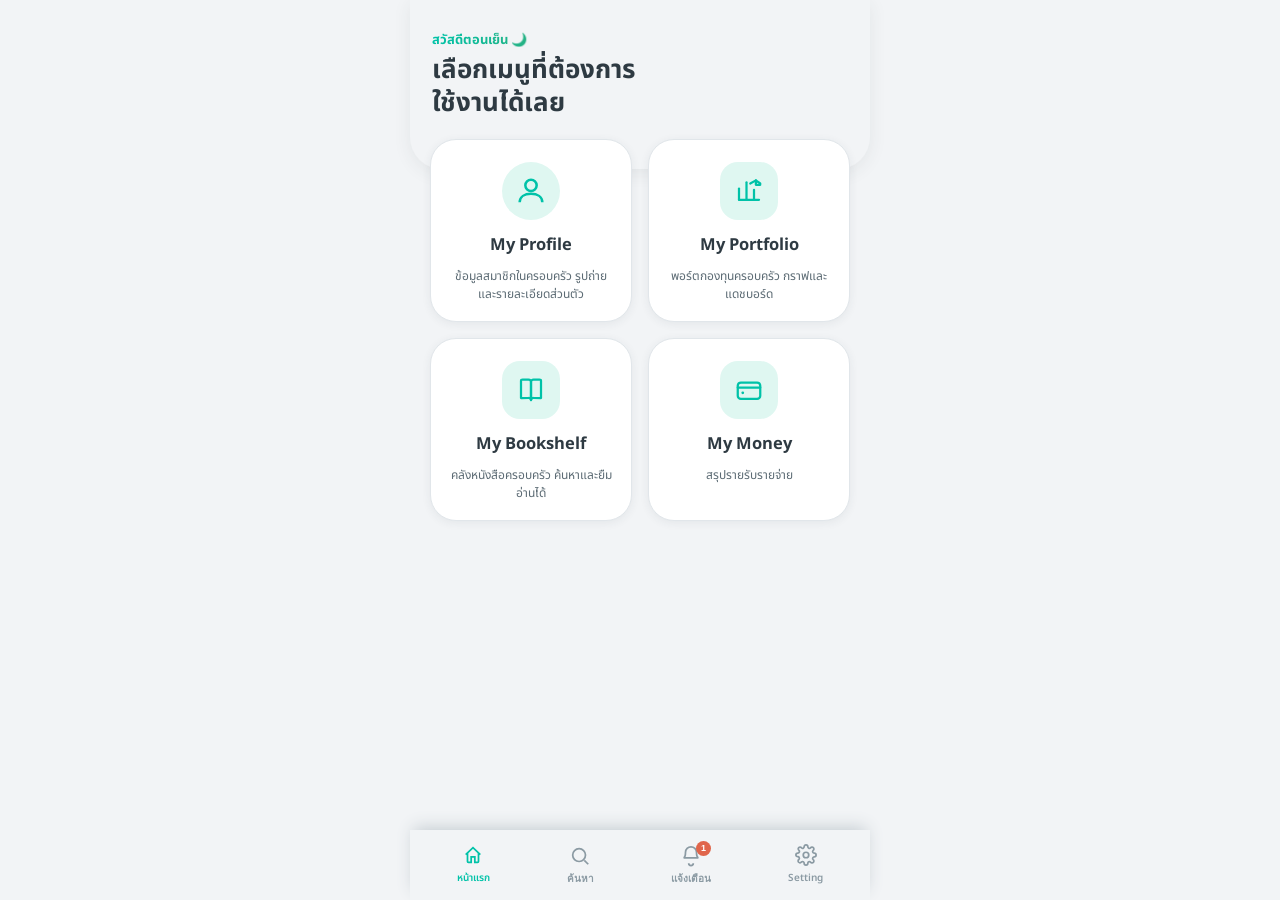
<file: index.html>
<!DOCTYPE html>
<html lang="th">
<head>
<meta charset="UTF-8">
<meta name="viewport" content="width=device-width, initial-scale=1, viewport-fit=cover">
<title>My Family Funds — เมนูหลัก</title>
<meta name="theme-color" content="#00C2A8">
<link rel="manifest" href="manifest.json">
<link rel="apple-touch-icon" href="portfolio/icon-192.png">
<link rel="icon" href="portfolio/icon-192.png">
<link rel="preconnect" href="https://fonts.googleapis.com">
<link href="https://fonts.googleapis.com/css2?family=Prompt:wght@500;600;700&family=Noto+Sans+Thai:wght@400;500;600;700&display=swap" rel="stylesheet">
<link rel="stylesheet" href="shell.css">
</head>
<body>

<div class="mff-app">

  <div class="mff-hero-wrap">
    <div class="mff-topbar">
      <span></span>
      <div class="dots" aria-hidden="true">
        <svg viewBox="0 0 24 24" fill="none" stroke="currentColor" stroke-width="2"><circle cx="5" cy="12" r="1.4"/><circle cx="12" cy="12" r="1.4"/><circle cx="19" cy="12" r="1.4"/></svg>
      </div>
    </div>

    <div class="mff-hero">
      <p class="eyebrow" id="mffGreetLine">สวัสดี 👋</p>
      <h1>เลือกเมนูที่ต้องการ<br>ใช้งานได้เลย</h1>
    </div>

    <svg class="wave" viewBox="0 0 460 60" preserveAspectRatio="none" xmlns="http://www.w3.org/2000/svg">
      <path d="M0,30 C 80,55 160,10 240,28 C 320,46 400,15 460,32 L460,60 L0,60 Z" fill="#ffffff" opacity="0.07"/>
      <path d="M0,40 C 90,60 170,25 250,38 C 330,50 400,22 460,40 L460,60 L0,60 Z" fill="#ffffff" opacity="0.1"/>
    </svg>
  </div>

  <div class="mff-grid">

    <a class="mff-card" href="profile/index.html">
      <span class="avatar">
        <svg viewBox="0 0 24 24" fill="none" stroke="currentColor" stroke-width="1.8"><circle cx="12" cy="8" r="4"/><path d="M4 20c0-4 3.6-6 8-6s8 2 8 6"/></svg>
      </span>
      <h3>My Profile</h3>
      <p>ข้อมูลสมาชิกในครอบครัว รูปถ่ายและรายละเอียดส่วนตัว</p>
    </a>

    <a class="mff-card" href="portfolio/index.html">
      <span class="icon-wrap">
        <svg viewBox="0 0 24 24" fill="none" stroke="currentColor" stroke-width="1.8" stroke-linecap="round" stroke-linejoin="round"><path d="M4 19V10"/><path d="M10 19V5"/><path d="M16 19v-8"/><path d="M4 19h16"/><path d="M13 6l4.5-2.5L21 6"/><path d="M17.5 3.5V7h3.5"/></svg>
      </span>
      <h3>My Portfolio</h3>
      <p>พอร์ตกองทุนครอบครัว กราฟและแดชบอร์ด</p>
    </a>

    <a class="mff-card" href="bookshelf/index.html">
      <span class="icon-wrap">
        <svg viewBox="0 0 24 24" fill="none" stroke="currentColor" stroke-width="1.8" stroke-linecap="round" stroke-linejoin="round"><path d="M4 4.5C4 4 4.6 3.6 5.3 3.6H10a2 2 0 0 1 2 2V20a2 2 0 0 0-2-1.6H4z"/><path d="M20 4.5c0-.5-.6-.9-1.3-.9H14a2 2 0 0 0-2 2V20a2 2 0 0 1 2-1.6h6z"/></svg>
      </span>
      <h3>My Bookshelf</h3>
      <p>คลังหนังสือครอบครัว ค้นหาและยืมอ่านได้</p>
    </a>

    <a class="mff-card" href="money/index.html">
      <span class="icon-wrap">
        <svg viewBox="0 0 24 24" fill="none" stroke="currentColor" stroke-width="1.8" stroke-linecap="round" stroke-linejoin="round"><rect x="3" y="6" width="18" height="13" rx="2.5"/><path d="M3 10h18"/><circle cx="7" cy="14.2" r="1.1" fill="currentColor" stroke="none"/></svg>
      </span>
      <h3>My Money</h3>
      <p>สรุปรายรับรายจ่าย</p>
    </a>

  </div>

</div>

<nav class="mff-bottomnav">
  <a class="mff-navbtn active" href="index.html">
    <svg viewBox="0 0 24 24" fill="none" stroke="currentColor" stroke-width="1.9"><path d="M4 11.5 12 4l8 7.5"/><path d="M6 10v9a1 1 0 0 0 1 1h3v-6h4v6h3a1 1 0 0 0 1-1v-9"/></svg>
    หน้าแรก
  </a>
  <button type="button" class="mff-navbtn" id="navSearchBtn">
    <svg viewBox="0 0 24 24" fill="none" stroke="currentColor" stroke-width="1.9"><circle cx="11" cy="11" r="7"/><path d="m21 21-4.3-4.3"/></svg>
    ค้นหา
  </button>
  <button type="button" class="mff-navbtn" id="navNotifBtn">
    <svg viewBox="0 0 24 24" fill="none" stroke="currentColor" stroke-width="1.9"><path d="M18 8a6 6 0 0 0-12 0c0 5-2 6-2 6h16s-2-1-2-6"/><path d="M9.5 20a2.5 2.5 0 0 0 5 0"/></svg>
    <span id="notifBadge" class="mff-badge-dot" hidden></span>
    แจ้งเตือน
  </button>
  <a class="mff-navbtn" href="settings/index.html">
    <svg viewBox="0 0 24 24" fill="none" stroke="currentColor" stroke-width="1.9"><circle cx="12" cy="12" r="3"/><path d="M19.4 15a1.7 1.7 0 0 0 .3 1.9l.1.1a2 2 0 1 1-2.8 2.8l-.1-.1a1.7 1.7 0 0 0-1.9-.3 1.7 1.7 0 0 0-1 1.5V21a2 2 0 1 1-4 0v-.1a1.7 1.7 0 0 0-1-1.6 1.7 1.7 0 0 0-1.9.3l-.1.1a2 2 0 1 1-2.8-2.8l.1-.1a1.7 1.7 0 0 0 .3-1.9 1.7 1.7 0 0 0-1.5-1H3a2 2 0 1 1 0-4h.1a1.7 1.7 0 0 0 1.6-1 1.7 1.7 0 0 0-.3-1.9l-.1-.1a2 2 0 1 1 2.8-2.8l.1.1a1.7 1.7 0 0 0 1.9.3H9a1.7 1.7 0 0 0 1-1.5V3a2 2 0 1 1 4 0v.1a1.7 1.7 0 0 0 1 1.5 1.7 1.7 0 0 0 1.9-.3l.1-.1a2 2 0 1 1 2.8 2.8l-.1.1a1.7 1.7 0 0 0-.3 1.9V9a1.7 1.7 0 0 0 1.5 1H21a2 2 0 1 1 0 4h-.1a1.7 1.7 0 0 0-1.5 1z"/></svg>
    Setting
  </a>
</nav>

<script src="data-safety.js"></script>
<script>
(function(){
  var h=new Date().getHours();
  var g=h<11?'อรุณสวัสดิ์ ☀️':h<17?'สวัสดีตอนบ่าย 👋':'สวัสดีตอนเย็น 🌙';
  var el=document.getElementById('mffGreetLine');
  if(el) el.textContent=g;
})();
if('serviceWorker' in navigator){
  window.addEventListener('load', function(){
    navigator.serviceWorker.register('sw.js').catch(function(){});
  });
}

/* ===================== ค้นหา + แจ้งเตือน (bottom nav) =====================
   ทั้งสองฟีเจอร์อ่านจาก localStorage cache ที่แต่ละโมดูลเก็บไว้ในเครื่องนี้
   (โมดูลไหนยังไม่เคยเปิดก็จะยังไม่มี cache — ถือว่ายังไม่มีข้อมูล) ไม่ยิง
   network เพิ่มและไม่ผูกกับ Google Sheets โดยตรง จึงเปิดได้เร็วและออฟไลน์ได้ */
(function(){
  'use strict';
  function esc(s){return String(s==null?'':s).replace(/[&<>'"]/g,function(c){return {'&':'&amp;','<':'&lt;','>':'&gt;',"'":'&#39;','"':'&quot;'}[c];});}
  function readJSON(key,fallback){ try{ var raw=localStorage.getItem(key); return raw?JSON.parse(raw):fallback; }catch(e){ return fallback; } }

  function openSheet(title,bodyHtml){
    closeSheet();
    var o=document.createElement('div'); o.className='mff-sheet-overlay'; o.id='mffSheetOverlay';
    o.innerHTML='<div class="mff-sheet-card">'+
      '<div class="mff-sheet-head"><h3>'+esc(title)+'</h3><button type="button" class="mff-sheet-close" id="mffSheetCloseBtn">×</button></div>'+
      '<div class="mff-sheet-body" id="mffSheetBody">'+bodyHtml+'</div>'+
    '</div>';
    document.body.appendChild(o);
    o.addEventListener('click',function(e){ if(e.target===o) closeSheet(); });
    document.getElementById('mffSheetCloseBtn').onclick=closeSheet;
    return o;
  }
  function closeSheet(){ var o=document.getElementById('mffSheetOverlay'); if(o) o.remove(); }

  /* ---------- ค้นหา ---------- */
  function monthLabelTH(key){
    var THAI_MONTHS=['มกราคม','กุมภาพันธ์','มีนาคม','เมษายน','พฤษภาคม','มิถุนายน','กรกฎาคม','สิงหาคม','กันยายน','ตุลาคม','พฤศจิกายน','ธันวาคม'];
    var parts=String(key||'').split('-'); var y=Number(parts[0]),m=Number(parts[1]);
    if(!y||!m) return key||'';
    return THAI_MONTHS[m-1]+' '+(y+543);
  }
  function collectSearchIndex(){
    var groups=[];

    var profiles=readJSON('mff_profiles_cache_v1',null);
    if(Array.isArray(profiles)){
      groups.push({key:'profile',title:'My Profile',icon:'👤',href:'profile/index.html',
        items:profiles.map(function(p){ return {label:((p.firstName||'')+' '+(p.lastName||'')).trim()||'(ไม่มีชื่อ)', sub:p.relation||p.phone||''}; })});
    }

    var portfolio=readJSON('khlangthun_portfolio_oldui_latest_v4',null);
    if(portfolio && Array.isArray(portfolio.funds)){
      groups.push({key:'portfolio',title:'My Portfolio',icon:'📊',href:'portfolio/index.html',
        items:portfolio.funds.map(function(f){ return {label:f.name||f.id||'(กองทุน)', sub:f.owner?('เจ้าของ: '+f.owner):''}; })});
    }

    var books=readJSON('mff_bookshelf_cache_v1',null);
    if(Array.isArray(books)){
      groups.push({key:'bookshelf',title:'My Bookshelf',icon:'📚',href:'bookshelf/index.html',
        items:books.map(function(b){ return {label:b.title||'(ไม่มีชื่อ)', sub:b.status||''}; })});
    }

    var money=readJSON('mff_money_cache_v3',null);
    if(Array.isArray(money)){
      var seen={}, uniq=[];
      money.forEach(function(t){
        var k=(t.category||'')+'|'+(t.type||'');
        if(t.category && !seen[k]){ seen[k]=true; uniq.push({label:t.category, sub:monthLabelTH(t.month)+' • ฿'+(Number(t.amount)||0).toLocaleString('th-TH')}); }
      });
      groups.push({key:'money',title:'My Money',icon:'💰',href:'money/monthly.html',items:uniq});
    }

    return groups;
  }
  function renderSearchResults(term){
    var groups=collectSearchIndex();
    var hasAnyCache=groups.length>0;
    term=(term||'').trim().toLowerCase();
    var resultsEl=document.getElementById('mffSearchResults');
    if(!resultsEl) return;
    if(!term){
      resultsEl.innerHTML='<div class="mff-search-empty">พิมพ์ชื่อคน กองทุน หนังสือ หรือหมวดรายจ่าย เพื่อค้นหาในทุกโมดูล'+(hasAnyCache?'':'<br><br>ยังไม่มีข้อมูลให้ค้นหา — ลองเปิดใช้งานแต่ละโมดูลก่อนสักครั้ง')+'</div>';
      return;
    }
    var html='', found=0;
    groups.forEach(function(g){
      var matches=g.items.filter(function(it){ return (it.label||'').toLowerCase().indexOf(term)!==-1 || (it.sub||'').toLowerCase().indexOf(term)!==-1; }).slice(0,8);
      if(!matches.length) return;
      found+=matches.length;
      html+='<div class="mff-search-group"><h4>'+esc(g.title)+'</h4>'+
        matches.map(function(it){
          return '<a class="mff-search-item" href="'+g.href+'"><span class="ic">'+g.icon+'</span><span class="tx"><b>'+esc(it.label)+'</b>'+(it.sub?'<span>'+esc(it.sub)+'</span>':'')+'</span></a>';
        }).join('')+
      '</div>';
    });
    resultsEl.innerHTML=found?html:'<div class="mff-search-empty">ไม่พบรายการที่ตรงกับ "'+esc(term)+'"</div>';
  }
  function openSearch(){
    openSheet('ค้นหา',
      '<div class="mff-search-box">'+
        '<svg viewBox="0 0 24 24" fill="none" stroke="currentColor" stroke-width="2"><circle cx="11" cy="11" r="7"/><path d="m21 21-4.3-4.3"/></svg>'+
        '<input id="mffSearchInput" placeholder="ค้นหาคน กองทุน หนังสือ รายจ่าย..." autocomplete="off">'+
      '</div><div id="mffSearchResults"></div>');
    var input=document.getElementById('mffSearchInput');
    var timer=null;
    input.addEventListener('input',function(){ clearTimeout(timer); var v=input.value; timer=setTimeout(function(){ renderSearchResults(v); },200); });
    renderSearchResults('');
    setTimeout(function(){ input.focus(); },150);
  }

  /* ---------- แจ้งเตือน ---------- */
  function monthKeyNow(){ var d=new Date(); return d.getFullYear()+'-'+String(d.getMonth()+1).padStart(2,'0'); }
  function buildNotifications(){
    var list=[];

    var sheetsConnected = localStorage.getItem('google_sheets_connected')==='1';
    if(!sheetsConnected){
      list.push({level:'warn', icon:'⚠️', title:'ยังไม่ได้เชื่อมต่อ Google Sheets',
        text:'ข้อมูลจะถูกเก็บในเครื่องนี้เท่านั้น ไปเชื่อมต่อได้จากหน้าโมดูลใดก็ได้ (ปุ่ม "เชื่อมต่อ")', href:null});
    }

    var money=readJSON('mff_money_cache_v3',null);
    if(Array.isArray(money)){
      var mk=monthKeyNow();
      var hasThisMonth=money.some(function(t){ return t.month===mk; });
      if(!hasThisMonth){
        list.push({level:'warn', icon:'💰', title:'ยังไม่ได้บันทึกรายรับ-รายจ่ายเดือนนี้',
          text:'ไปกรอกข้อมูลเดือนนี้ที่ My Money ได้เลย', href:'money/monthly.html', hrefLabel:'ไปที่ My Money →'});
      }
    }

    var profiles=readJSON('mff_profiles_cache_v1',null);
    if(Array.isArray(profiles) && profiles.length===0){
      list.push({level:'info', icon:'👤', title:'ยังไม่มีข้อมูลสมาชิกครอบครัว',
        text:'เพิ่มสมาชิกคนแรกได้ที่ My Profile', href:'profile/index.html', hrefLabel:'ไปที่ My Profile →'});
    }

    var portfolio=readJSON('khlangthun_portfolio_oldui_latest_v4',null);
    if(portfolio && Array.isArray(portfolio.funds) && portfolio.funds.length===0){
      list.push({level:'info', icon:'📊', title:'ยังไม่มีกองทุนในพอร์ต',
        text:'เพิ่มกองทุนแรกได้ที่ My Portfolio', href:'portfolio/index.html', hrefLabel:'ไปที่ My Portfolio →'});
    }

    var books=readJSON('mff_bookshelf_cache_v1',null);
    if(Array.isArray(books) && books.length===0){
      list.push({level:'info', icon:'📚', title:'ชั้นหนังสือยังว่างอยู่',
        text:'เพิ่มหนังสือเล่มแรกได้ที่ My Bookshelf', href:'bookshelf/index.html', hrefLabel:'ไปที่ My Bookshelf →'});
    }

    return list;
  }
  function renderNotifBadge(){
    var list=buildNotifications();
    var badge=document.getElementById('notifBadge');
    if(!badge) return;
    if(list.length){ badge.hidden=false; badge.textContent=list.length>9?'9+':String(list.length); }
    else { badge.hidden=true; }
  }
  function openNotifications(){
    var list=buildNotifications();
    var html = list.length
      ? list.map(function(n){
          return '<div class="mff-notif-item '+(n.level==='warn'?'warn':'info')+'"><span class="ic">'+n.icon+'</span><span class="tx"><b>'+esc(n.title)+'</b><span>'+esc(n.text)+'</span>'+(n.href?('<br><a href="'+n.href+'">'+esc(n.hrefLabel||'ไปที่หน้านั้น →')+'</a>'):'')+'</span></div>';
        }).join('')
      : '<div class="mff-notif-empty">ไม่มีการแจ้งเตือนใหม่ 🎉</div>';
    openSheet('แจ้งเตือน', html);
  }

  document.getElementById('navSearchBtn').addEventListener('click', openSearch);
  document.getElementById('navNotifBtn').addEventListener('click', openNotifications);
  renderNotifBadge();
  window.addEventListener('storage', renderNotifBadge);
})();
</script>

</body>
</html>
</file>
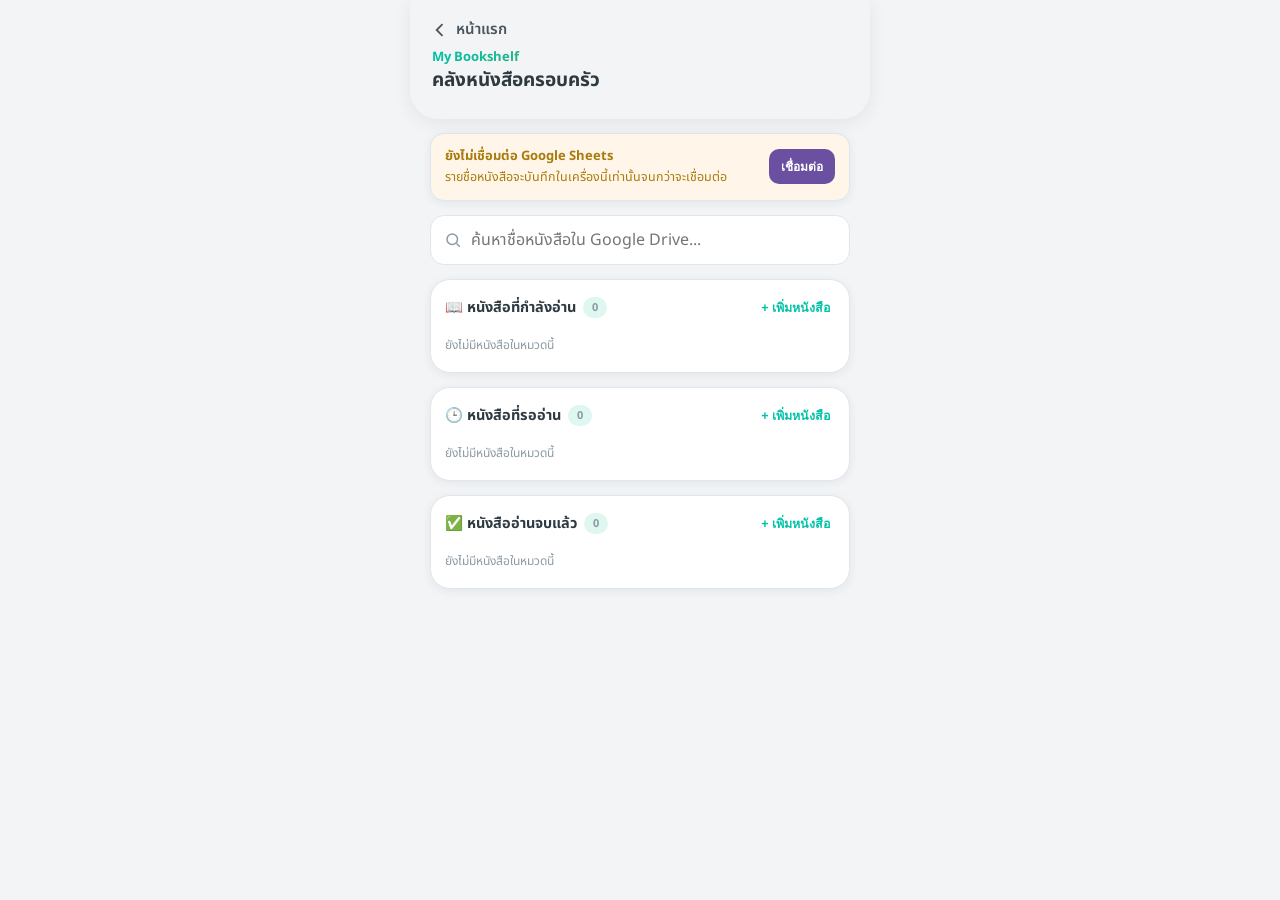
<file: bookshelf/index.html>
<!DOCTYPE html>
<html lang="th">
<head>
<meta charset="UTF-8">
<meta name="viewport" content="width=device-width, initial-scale=1, viewport-fit=cover">
<title>My Bookshelf — My Family Funds</title>
<meta name="theme-color" content="#00C2A8">
<link rel="preconnect" href="https://fonts.googleapis.com">
<link href="https://fonts.googleapis.com/css2?family=Prompt:wght@500;600;700&family=Noto+Sans+Thai:wght@400;500;600;700&display=swap" rel="stylesheet">
<link rel="stylesheet" href="../shell.css">
<script src="../data-safety.js"></script>
<script src="https://accounts.google.com/gsi/client" async defer></script>
</head>
<body>

<div class="mff-app" style="padding-bottom:20px">

  <div class="mff-hero-wrap" style="padding-bottom:20px;border-radius:0 0 28px 28px">
    <div class="mff-topbar">
      <a class="back" href="../index.html" id="topBack">
        <svg viewBox="0 0 24 24" fill="none" stroke="currentColor" stroke-width="2.2"><path d="M15 5 8 12l7 7"/></svg>
        หน้าแรก
      </a>
      <span></span>
    </div>
    <div class="mff-hero" style="padding-top:0">
      <p class="eyebrow" style="margin-bottom:2px">My Bookshelf</p>
      <h1 style="font-size:19px;white-space:nowrap">คลังหนังสือครอบครัว</h1>
    </div>
  </div>

  <div id="sheetsBanner"></div>
  <div id="viewRoot"></div>

</div>

<script src="../config.js"></script>
<script src="../portfolio/auth-open.js"></script>
<script>
(function(){
'use strict';

const SHELVES=[
  {key:'reading', title:'หนังสือที่กำลังอ่าน', icon:'📖'},
  {key:'queued', title:'หนังสือที่รออ่าน', icon:'🕒'},
  {key:'finished', title:'หนังสืออ่านจบแล้ว', icon:'✅'},
];

/* ===================== Google Sheets sync — save shelf lists to a
   separate "BookshelfItems" tab in the same spreadsheet ===================== */
const SHEETS_SCOPE='https://www.googleapis.com/auth/spreadsheets';
const DRIVE_SCOPE='https://www.googleapis.com/auth/drive.readonly';
const CACHE_KEY='mff_bookshelf_cache_v1';
const SEARCH_CACHE_KEY='mff_bookshelf_search_cache_v2';
const BOOK_META_CACHE_KEY='mff_bookshelf_meta_cache_v1';
const TAB='BookshelfItems';
const HEADERS=['ID','Title','Status','DriveFileId','DriveFileName','MimeType','Size','WebViewLink','AddedAt','UpdatedAt'];

let sheetsToken=null, sheetsTokenExpiresAt=0, sheetsClient=null;
let driveToken=null, driveTokenExpiresAt=0, driveClient=null;
let sheetId=localStorage.getItem('google_sheet_id')||'';
let books=[]; // {id,title,status,driveFileId,driveFileName,mimeType,size,webViewLink,addedAt,updatedAt}
let view={mode:'home'}; // 'home' | 'search'
let searchResults=[];
let searchTimer=null;
let selectedFileIds=new Set();

function getGoogleClientId(){return localStorage.getItem('google_client_id')||'';}
function esc(s){return String(s??'').replace(/[&<>'"]/g,c=>({'&':'&amp;','<':'&lt;','>':'&gt;',"'":'&#39;','"':'&quot;'}[c]));}
function uuid(){return 'b_'+Date.now().toString(36)+'_'+Math.random().toString(36).slice(2,9);}
function fmtSize(bytes){
  bytes=Number(bytes)||0;
  if(!bytes) return '';
  if(bytes<1024*1024) return Math.round(bytes/1024)+' KB';
  return (bytes/1024/1024).toFixed(1)+' MB';
}
function toast(msg){
  let t=document.getElementById('mffToast');
  if(!t){ t=document.createElement('div'); t.id='mffToast';
    t.style.cssText='position:fixed;left:50%;bottom:30px;transform:translateX(-50%);background:#14211D;color:#fff;padding:10px 16px;border-radius:999px;font-size:12.5px;z-index:6500;opacity:0;transition:opacity .2s;max-width:85vw;text-align:center';
    document.body.appendChild(t);
  }
  t.textContent=msg; t.style.opacity='1';
  clearTimeout(toast._tm); toast._tm=setTimeout(()=>{t.style.opacity='0';},2600);
}

/* ===================== tiny modal helper ===================== */
function modal(title, bodyHtml, buttons){
  closeModal();
  const d=document.createElement('div');
  d.id='mffModal';
  d.style.cssText='position:fixed;inset:0;z-index:5000;background:rgba(20,33,29,.45);display:flex;align-items:flex-end;justify-content:center';
  d.innerHTML=`<div style="width:100%;max-width:460px;max-height:80vh;background:var(--bg);border-radius:22px 22px 0 0;display:flex;flex-direction:column;overflow:hidden">
    <h3 style="margin:0;padding:18px 20px 10px;font-size:16px;flex:none">${esc(title)}</h3>
    <div id="mffModalBody" style="flex:1;min-height:0;overflow-y:auto;padding:0 20px">${bodyHtml}</div>
    <div style="display:flex;gap:10px;flex:none;padding:14px 20px calc(16px + env(safe-area-inset-bottom,0px))" id="mffModalBtns"></div>
  </div>`;
  document.body.appendChild(d);
  const btnWrap=document.getElementById('mffModalBtns');
  buttons.forEach(b=>{
    const btn=document.createElement('button');
    btn.className='mff-btn '+(b.ghost?'mff-btn-ghost':'mff-btn-primary');
    btn.textContent=b.label;
    btn.onclick=b.onClick;
    btnWrap.appendChild(btn);
  });
  d.addEventListener('click',e=>{ if(e.target===d) closeModal(); });
}
function closeModal(){ document.getElementById('mffModal')?.remove(); }

/* ===================== Google Sheets sync (same pattern as other modules) ===================== */
function sheetHeaders(extra){return Object.assign({'Authorization':'Bearer '+sheetsToken},extra||{});}
function ensureSheetsClient(cid){
  if(!window.google?.accounts?.oauth2){toast('Google API ยังโหลดไม่เสร็จ ลองใหม่อีกครั้ง');return null;}
  if(!sheetsClient||sheetsClient._cid!==cid){
    sheetsClient=google.accounts.oauth2.initTokenClient({client_id:cid,scope:SHEETS_SCOPE,callback:async r=>{
      if(r.error){toast('เชื่อมต่อ Google Sheets ไม่สำเร็จ');return;}
      sheetsToken=r.access_token;
      sheetsTokenExpiresAt=Date.now()+Math.max(60,(Number(r.expires_in)||3600)-60)*1000;
      window.MFFGoogleSession?.saveSheetsToken(sheetsToken,sheetsTokenExpiresAt);
      localStorage.setItem('google_sheets_connected','1');
      renderSheetsBanner();
      if(sheetsClient._mffResolve){const rr=sheetsClient._mffResolve;sheetsClient._mffResolve=null;rr(true);}
      render(); toast('เชื่อมต่อ Google Sheets แล้ว • ยังไม่ดึงข้อมูลอัตโนมัติ');
    }});
    sheetsClient._cid=cid;
  }
  return sheetsClient;
}
async function ensureSheetsAccess(interactive=true){
  if(sheetsToken && Date.now()<sheetsTokenExpiresAt) return true;
  const cached=window.MFFGoogleSession?.getSheetsToken();
  if(cached?.token){ sheetsToken=cached.token; sheetsTokenExpiresAt=cached.expiresAt; return true; }
  if(!interactive) return false;
  const cid=getGoogleClientId(); if(!cid||!sheetId) return false;
  const c=ensureSheetsClient(cid); if(!c) return false;
  // No silent OAuth here: navigation/module load must never trigger Google authorization.
  // If the session token is absent/expired, the user must explicitly reconnect from Settings.
  return false;
}
async function sheetsApi(url,opts={}){
  if(!sheetsToken) throw new Error('Google Sheets ยังไม่ได้รับสิทธิ์');
  const r=await fetch(url,Object.assign({headers:sheetHeaders({'Content-Type':'application/json'})},opts));
  if(r.status===401||r.status===403){localStorage.removeItem('google_sheets_connected');window.MFFGoogleSession?.clearSheetsToken();sheetsToken=null;throw new Error('สิทธิ์หมดอายุ กรุณาเชื่อมต่อใหม่');}
  if(!r.ok)throw new Error(await r.text());
  return r.json();
}
async function ensureBookshelfTab(){
  const meta=await sheetsApi(`https://sheets.googleapis.com/v4/spreadsheets/${encodeURIComponent(sheetId)}?fields=sheets.properties`);
  const titles=(meta.sheets||[]).map(s=>s.properties.title);
  if(!titles.includes(TAB)){
    await sheetsApi(`https://sheets.googleapis.com/v4/spreadsheets/${encodeURIComponent(sheetId)}:batchUpdate`,{method:'POST',body:JSON.stringify({requests:[{addSheet:{properties:{title:TAB}}}]})});
    await sheetsApi(`https://sheets.googleapis.com/v4/spreadsheets/${encodeURIComponent(sheetId)}/values/${TAB}!A1?valueInputOption=USER_ENTERED`,{method:'PUT',body:JSON.stringify({range:`${TAB}!A1`,majorDimension:'ROWS',values:[HEADERS]})});
  }
}
function mergeById(localList, remoteList){
  const map=new Map();
  remoteList.forEach(r=>map.set(r.id, r));
  localList.forEach(l=>{
    const r=map.get(l.id);
    if(!r){ map.set(l.id, l); return; }
    const lt=Date.parse(l.updatedAt)||0, rt=Date.parse(r.updatedAt)||0;
    map.set(l.id, lt>rt ? l : r);
  });
  return Array.from(map.values());
}
async function pullBooks(force){
  const j=await sheetsApi(`https://sheets.googleapis.com/v4/spreadsheets/${encodeURIComponent(sheetId)}/values/${TAB}!A:J`);
  const rows=(j.values||[]).slice(1);
  const remote=rows.filter(r=>r[0]).map(r=>({id:r[0],title:r[1]||'',status:r[2]||'queued',driveFileId:r[3]||'',driveFileName:r[4]||'',mimeType:r[5]||'',size:r[6]||'',webViewLink:r[7]||'',addedAt:r[8]||'',updatedAt:r[9]||''}));
  if(force){ books=remote; saveCache(); return; }
  const merged=mergeById(books, remote);
  const needsPushBack = JSON.stringify(merged.slice().sort((a,b)=>a.id<b.id?-1:1)) !== JSON.stringify(remote.slice().sort((a,b)=>a.id<b.id?-1:1));
  books=merged;
  saveCache();
  if(needsPushBack) await pushBooks();
}
async function pushBooks(){
  const values=[HEADERS].concat(books.map(b=>[b.id,b.title,b.status,b.driveFileId,b.driveFileName,b.mimeType,b.size,b.webViewLink,b.addedAt,b.updatedAt]));
  await ensureBookshelfTab();
  await sheetsApi(`https://sheets.googleapis.com/v4/spreadsheets/${encodeURIComponent(sheetId)}/values/${TAB}!A:J:clear`,{method:'POST',body:'{}'});
  await sheetsApi(`https://sheets.googleapis.com/v4/spreadsheets/${encodeURIComponent(sheetId)}/values/${TAB}!A1?valueInputOption=USER_ENTERED`,{method:'PUT',body:JSON.stringify({range:`${TAB}!A1`,majorDimension:'ROWS',values})});
}
async function syncSave(){
  saveCache();
  try{ localStorage.setItem('mff_sync_dirty_v1_bookshelf','1'); }catch(e){}
  toast('บันทึกในเครื่องแล้ว • กด Smart Sync ที่ Settings เพื่อซิงก์ Google Sheets');
}
function saveCache(){ try{ localStorage.setItem(CACHE_KEY, JSON.stringify(books)); }catch(e){} }
function loadCache(){ try{ const raw=localStorage.getItem(CACHE_KEY); if(raw) books=JSON.parse(raw); }catch(e){} }

function renderSheetsBanner(){
  const el=document.getElementById('sheetsBanner');
  const connected = sheetsToken || (localStorage.getItem('google_sheets_connected')==='1' && sheetId);
  if(!connected){
    el.innerHTML=`
      <div class="mff-banner">
        <div><b>ยังไม่เชื่อมต่อ Google Sheets</b>รายชื่อหนังสือจะบันทึกในเครื่องนี้เท่านั้นจนกว่าจะเชื่อมต่อ</div>
        <button id="connectSheetsBtn" type="button">เชื่อมต่อ</button>
      </div>`;
    document.getElementById('connectSheetsBtn').onclick=openConnectSheetsForm;
    return;
  }
  const lastSync=localStorage.getItem('sheet_last_sync_bookshelf');
  el.innerHTML=`
    <div class="mff-sync-bar">
      <div class="mff-sync-bar-status">☁️ เชื่อมต่อ Google Sheets แล้ว${lastSync?(' • ซิงก์ล่าสุด '+esc(lastSync)):''}</div>
      <div class="mff-sync-bar-actions">
        <a href="../settings/index.html" class="mff-sync-bar-btn" style="text-decoration:none;display:inline-block">จัดการซิงก์ที่ Setting</a>
      </div>
    </div>`;
}
function openConnectSheetsForm(){
  const cid=localStorage.getItem('google_client_id')||'';
  const sid=sheetId||'';
  const html=`
    <div class="mff-field-row"><div class="lbl">Client ID</div><input id="cfCid" value="${esc(cid)}" placeholder="วาง Google OAuth Client ID"></div>
    <div class="mff-field-row"><div class="lbl">Sheet ID</div><input id="cfSid" value="${esc(sid)}" placeholder="ใช้ Spreadsheet ID เดียวกับโมดูลอื่น"></div>
    <p style="font-size:11.5px;color:var(--ink-soft);padding:0 0 6px">ใช้ Client ID / Sheet ID ชุดเดียวกับโมดูลอื่นได้เลย ข้อมูลจะไปอยู่คนละแท็บ (BookshelfItems)</p>`;
  modal('เชื่อมต่อ Google Sheets', html, [
    {label:'ยกเลิก', ghost:true, onClick:closeModal},
    {label:'เชื่อมต่อ', onClick:async()=>{
      const cid=document.getElementById('cfCid').value.trim();
      const sid=document.getElementById('cfSid').value.trim();
      if(!cid||!sid){ toast('กรุณากรอกให้ครบ'); return; }
      localStorage.setItem('google_client_id',cid);
      sheetId=sid; localStorage.setItem('google_sheet_id',sid);
      closeModal();
      const c=ensureSheetsClient(cid);
      if(c) c.requestAccessToken({prompt:'consent'});
    }}
  ]);
}

/* ===================== Google Drive (read-only search + download) ===================== */
function ensureDriveClient(cid){
  if(!window.google?.accounts?.oauth2){toast('Google API ยังโหลดไม่เสร็จ ลองใหม่อีกครั้ง');return null;}
  if(!driveClient||driveClient._cid!==cid){
    driveClient=google.accounts.oauth2.initTokenClient({client_id:cid,scope:DRIVE_SCOPE,callback:r=>{
      if(r.error){toast('เชื่อมต่อ Google Drive ไม่สำเร็จ');return;}
      driveToken=r.access_token;
      driveTokenExpiresAt=Date.now()+Math.max(60,(Number(r.expires_in)||3600)-60)*1000;
      window.MFFGoogleSession?.saveDriveToken(driveToken,driveTokenExpiresAt);
      localStorage.setItem('google_drive_connected','1');
      if(driveClient._mffResolve){const rr=driveClient._mffResolve;driveClient._mffResolve=null;rr(true);}
    }});
    driveClient._cid=cid;
  }
  return driveClient;
}
async function ensureDriveAccess(promptType){
  if(driveToken && Date.now()<driveTokenExpiresAt) return true;
  const cached=window.MFFGoogleSession?.getDriveToken();
  if(cached?.token){ driveToken=cached.token; driveTokenExpiresAt=cached.expiresAt; return true; }
  const cid=getGoogleClientId();
  if(!cid){ toast('กรุณาเชื่อมต่อ Google Sheets ก่อน (ใช้ Client ID เดียวกัน)'); return false; }
  const c=ensureDriveClient(cid); if(!c) return false;
  // Only an explicit user action should request Drive OAuth.
  if(promptType==='consent'){
    return new Promise(resolve=>{
      c._mffResolve=resolve;
      try{ c.requestAccessToken({prompt:'consent'}); }catch(e){ c._mffResolve=null; resolve(false); }
      setTimeout(()=>{ if(c._mffResolve){ c._mffResolve=null; resolve(!!driveToken); } },8000);
    });
  }
  return false;
}
function fileIconSvg(mimeType){
  if((mimeType||'').includes('pdf')) return `<svg viewBox="0 0 24 24" fill="none" stroke="currentColor" stroke-width="1.8"><path d="M6 3h8l4 4v14H6z"/><path d="M14 3v4h4"/></svg>`;
  if((mimeType||'').includes('image')) return `<svg viewBox="0 0 24 24" fill="none" stroke="currentColor" stroke-width="1.8"><rect x="3" y="4" width="18" height="16" rx="2"/><circle cx="8.5" cy="9.5" r="1.5"/><path d="m21 16-5-5-9 9"/></svg>`;
  return `<svg viewBox="0 0 24 24" fill="none" stroke="currentColor" stroke-width="1.8"><path d="M6 3h8l4 4v14H6z"/><path d="M14 3v4h4"/><path d="M9 13h6M9 17h6"/></svg>`;
}
function normalizeSearchTerm(term){return String(term||'').trim().toLowerCase().replace(/\s+/g,' ');}
function bookCacheKey(file){
  if(file && file.id) return 'drive:'+String(file.id);
  return 'title:'+normalizeSearchTerm(file && (file.title||file.name||''));
}
function loadSearchCache(){try{return JSON.parse(localStorage.getItem(SEARCH_CACHE_KEY)||'{}')||{};}catch(e){return {};}}
function saveSearchCache(cache){try{localStorage.setItem(SEARCH_CACHE_KEY,JSON.stringify(cache));}catch(e){}}
function loadBookMetaCache(){try{return JSON.parse(localStorage.getItem(BOOK_META_CACHE_KEY)||'{}')||{};}catch(e){return {};}}
function saveBookMetaCache(cache){try{localStorage.setItem(BOOK_META_CACHE_KEY,JSON.stringify(cache));}catch(e){}}
function cacheSearchResults(term,results){
  const cache=loadSearchCache();
  const now=new Date().toISOString();
  cache[normalizeSearchTerm(term)]={results:Array.isArray(results)?results:[],fetchedAt:now,version:2};
  (Array.isArray(results)?results:[]).forEach(f=>{
    const k=bookCacheKey(f); if(!k)return;
    const meta=loadBookMetaCache();
    meta[k]=Object.assign({},meta[k]||{},f,{cachedAt:now});
    saveBookMetaCache(meta);
  });
  saveSearchCache(cache);
}
function clearBookSearchCache(){try{localStorage.removeItem(SEARCH_CACHE_KEY);localStorage.removeItem(BOOK_META_CACHE_KEY);}catch(e){} toast('ล้างแคชการค้นหาแล้ว');}
function findSavedBook(term){
  const k=normalizeSearchTerm(term); if(!k)return null;
  return books.find(b=>normalizeSearchTerm(b.title)===k) || books.find(b=>normalizeSearchTerm(b.driveFileName)===k) || null;
}
async function driveQuickSearch(term){
  const q=encodeURIComponent(`name contains '${term.replace(/'/g,"\\'")}' and trashed=false`);
  const url=`https://www.googleapis.com/drive/v3/files?q=${q}&fields=files(id,name,mimeType,size,webViewLink)&pageSize=30&supportsAllDrives=true&includeItemsFromAllDrives=true&corpora=allDrives`;
  const r=await fetch(url,{headers:{Authorization:'Bearer '+driveToken}});
  if(r.status===401||r.status===403){ driveToken=null; window.MFFGoogleSession?.clearDriveToken(); throw new Error('สิทธิ์ Drive หมดอายุ กรุณาเชื่อมต่อใหม่'); }
  if(!r.ok) throw new Error(await r.text());
  const j=await r.json();
  return j.files||[];
}
async function doSearch(term,force=false){
  const box=document.getElementById('searchStatus');
  const key=normalizeSearchTerm(term);
  if(!key){ searchResults=[]; selectedFileIds.clear(); renderSearchView(); return; }
  const cache=loadSearchCache();
  if(!force && cache[key]?.results){
    searchResults=cache[key].results;
    renderSearchView();
    return;
  }
  const ok=await ensureDriveAccess();
  if(!ok){ if(box) box.textContent='ยังไม่ได้เชื่อมต่อ Google Drive'; renderDriveConnectPrompt(); return; }
  if(box) box.textContent='กำลังค้นหาครั้งแรก...';
  try{
    searchResults=await driveQuickSearch(term);
    cache[key]={results:searchResults,fetchedAt:new Date().toISOString()};
    saveSearchCache(cache);
    renderSearchView();
  }catch(e){
    console.error(e);
    if(box) box.textContent='ค้นหาไม่สำเร็จ: '+e.message;
  }
}
async function downloadDriveFile(file, btnEl){
  btnEl?.classList.add('loading');
  try{
    const ok=await ensureDriveAccess('none');
    if(!ok) throw new Error('ยังไม่ได้เชื่อมต่อ Google Drive');
    const isNative=(file.mimeType||'').startsWith('application/vnd.google-apps.');
    const url=isNative
      ? `https://www.googleapis.com/drive/v3/files/${file.id}/export?mimeType=application/pdf`
      : `https://www.googleapis.com/drive/v3/files/${file.id}?alt=media`;
    const r=await fetch(url,{headers:{Authorization:'Bearer '+driveToken}});
    if(!r.ok) throw new Error('ดาวน์โหลดไม่สำเร็จ');
    const blob=await r.blob();
    const a=document.createElement('a');
    a.href=URL.createObjectURL(blob);
    a.download=isNative ? (file.name+'.pdf') : file.name;
    document.body.appendChild(a); a.click(); a.remove();
    toast('ดาวน์โหลดแล้ว');
  }catch(e){ toast(e.message||'ดาวน์โหลดไม่สำเร็จ'); }
  btnEl?.classList.remove('loading');
}

/* ===================== rendering ===================== */
function render(){
  const root=document.getElementById('viewRoot');
  if(view.mode==='search'){ renderSearchView(); return; }
  root.innerHTML=`
    <div class="mff-search-wrap">
      <svg viewBox="0 0 24 24" fill="none" stroke="currentColor" stroke-width="2"><circle cx="11" cy="11" r="7"/><path d="m21 21-4.3-4.3"/></svg>
      <input id="bookSearch" class="mff-search-input" placeholder="ค้นหาชื่อหนังสือใน Google Drive..." autocomplete="off">
    </div>
    ${SHELVES.map(sh=>renderShelf(sh)).join('')}
  `;
  document.getElementById('bookBack')?.remove();
  const input=document.getElementById('bookSearch');
  input.addEventListener('input',()=>{
    clearTimeout(searchTimer);
    const term=input.value;
    searchTimer=setTimeout(()=>{
      if(term.trim()){ view={mode:'search'}; doSearch(term); }
    },450);
  });
  input.addEventListener('keydown',e=>{ if(e.key==='Enter'){ clearTimeout(searchTimer); view={mode:'search'}; doSearch(input.value); } });

  wireShelfEvents();
}

function renderShelf(sh){
  const list=books.filter(b=>b.status===sh.key);
  return `
    <div class="mff-shelf" data-shelf="${sh.key}">
      <div class="mff-shelf-head">
        <h4>${sh.icon} ${sh.title} <span class="count">${list.length}</span></h4>
        <button class="mff-shelf-add" data-addmanual="${sh.key}">+ เพิ่มหนังสือ</button>
      </div>
      ${list.length? list.map(b=>`
        <div class="mff-book-row" data-id="${esc(b.id)}">
          <div class="b-icon">${fileIconSvg(b.mimeType)}</div>
          <div class="b-title">${b.webViewLink?`<a href="${esc(b.webViewLink)}" target="_blank" rel="noopener">${esc(b.title)}</a>`:esc(b.title)}</div>
          <button class="b-del" data-del="${esc(b.id)}" aria-label="ลบ">×</button>
        </div>`).join('') : `<div class="mff-shelf-empty">ยังไม่มีหนังสือในหมวดนี้</div>`}
    </div>`;
}

function wireShelfEvents(){
  document.querySelectorAll('[data-addmanual]').forEach(btn=>{
    btn.addEventListener('click',()=>openManualAddModal(btn.dataset.addmanual));
  });
  document.querySelectorAll('[data-del]').forEach(btn=>{
    btn.addEventListener('click',()=>{
      const id=btn.dataset.del;
      const b=books.find(x=>x.id===id);
      modal('ลบหนังสือเล่มนี้?', `<p style="font-size:13.5px;color:var(--ink-soft);margin:14px 0">ต้องการลบ "<b>${esc(b?.title||'')}</b>" ออกจากชั้นหนังสือใช่ไหม</p>`, [
        {label:'ยกเลิก', ghost:true, onClick:closeModal},
        {label:'ลบ', onClick:async()=>{
          books=books.filter(x=>x.id!==id);
          closeModal(); render();
          await syncSave();
        }}
      ]);
    });
  });
}

function openManualAddModal(shelfKey){
  const html=`
    <div class="mff-search-wrap" style="margin:14px 0 0">
      <svg viewBox="0 0 24 24" fill="none" stroke="currentColor" stroke-width="2"><circle cx="11" cy="11" r="7"/><path d="m21 21-4.3-4.3"/></svg>
      <input id="manualSearch" class="mff-search-input" placeholder="พิมพ์ชื่อหนังสือเพื่อค้นหาใน Drive..." autocomplete="off">
    </div>
    <div id="manualStatus" style="font-size:11.5px;color:var(--ink-soft);padding:8px 2px 0">พิมพ์เพื่อค้นหาไฟล์จริงจาก Google Drive</div>
    <div id="manualResults" style="padding:6px 0 4px"></div>
    <div style="border-top:1px solid var(--line);margin-top:6px;padding-top:10px 0 0">
      <button type="button" id="manualFallbackBtn" style="width:100%;text-align:left;background:none;border:0;color:var(--primary);font-size:12px;font-weight:600;cursor:pointer;padding:10px 0">
        ไม่เจอไฟล์ที่ต้องการ? เพิ่มแค่ชื่อหนังสือเอง (ไม่ผูกไฟล์) →
      </button>
    </div>
  `;
  modal('เพิ่มหนังสือ', html, [
    {label:'ยกเลิก', ghost:true, onClick:closeModal}
  ]);

  const input=document.getElementById('manualSearch');
  const statusEl=document.getElementById('manualStatus');
  const resultsEl=document.getElementById('manualResults');
  let timer=null;

  async function runSearch(term){
    if(!term.trim()){ resultsEl.innerHTML=''; statusEl.textContent='พิมพ์เพื่อค้นหาไฟล์จริงจาก Google Drive'; return; }
    const ok=await ensureDriveAccess();
    if(!ok){ statusEl.textContent='ยังไม่ได้เชื่อมต่อ Google Drive'; closeModal(); renderDriveConnectPrompt(); return; }
    statusEl.textContent='กำลังค้นหา...';
    try{
      const files=await driveQuickSearch(term);
      statusEl.textContent=files.length?`พบ ${files.length} รายการ — แตะเพื่อเพิ่ม`:'ไม่พบไฟล์ที่ตรงกับคำค้นหา';
      resultsEl.innerHTML=files.map(f=>`
        <div class="mff-file-row" data-pickfile="${esc(f.id)}" style="cursor:pointer;padding:9px 10px">
          <div class="mff-file-icon" style="width:34px;height:34px">${fileIconSvg(f.mimeType)}</div>
          <div class="mff-file-meta">
            <div class="fn" style="font-size:12.5px">${esc(f.name)}</div>
            <div class="fs">${fmtSize(f.size)}</div>
          </div>
        </div>`).join('');
      resultsEl.querySelectorAll('[data-pickfile]').forEach(row=>{
        row.addEventListener('click', async()=>{
          const f=files.find(x=>x.id===row.dataset.pickfile);
          if(!f) return;
          const now=new Date().toISOString();
          const exists=books.find(b=>b.driveFileId===f.id || normalizeSearchTerm(b.title)===normalizeSearchTerm(f.name));
          if(exists){ toast('หนังสือเล่มนี้มีอยู่ใน My Books แล้ว'); return; }
          books.push({id:uuid(), title:f.name, status:shelfKey, driveFileId:f.id, driveFileName:f.name, mimeType:f.mimeType||'', size:f.size||'', webViewLink:f.webViewLink||'', addedAt:now, updatedAt:now});
          closeModal(); render();
          toast('เพิ่มหนังสือแล้ว');
          await syncSave();
        });
      });
    }catch(e){ statusEl.textContent='ค้นหาไม่สำเร็จ: '+e.message; }
  }

  input.addEventListener('input',()=>{ clearTimeout(timer); const term=input.value; timer=setTimeout(()=>runSearch(term),450); });
  input.addEventListener('keydown',e=>{ if(e.key==='Enter'){ clearTimeout(timer); runSearch(input.value); } });

  document.getElementById('manualFallbackBtn').addEventListener('click',()=>{
    const title=(input.value||'').trim();
    openManualTitleOnlyModal(shelfKey, title);
  });
}

function openManualTitleOnlyModal(shelfKey, prefill){
  const html=`<div class="mff-field-row" style="padding-top:14px"><div class="lbl">ชื่อหนังสือ</div><input id="manualTitle" placeholder="พิมพ์ชื่อหนังสือ" value="${esc(prefill||'')}"></div>
  <p style="font-size:11.5px;color:var(--ink-faint);padding:0 0 6px">เพิ่มแบบนี้จะไม่มีไฟล์ผูกไว้ เปิดอ่าน/ดาวน์โหลดไม่ได้ เหมาะกับหนังสือเล่มจริงที่ไม่ได้อยู่ใน Drive</p>`;
  modal('เพิ่มชื่อหนังสือ (ไม่ผูกไฟล์)', html, [
    {label:'ยกเลิก', ghost:true, onClick:closeModal},
    {label:'บันทึก', onClick:async()=>{
      const title=document.getElementById('manualTitle').value.trim();
      if(!title){ toast('กรุณากรอกชื่อหนังสือ'); return; }
      const now=new Date().toISOString();
      books.push({id:uuid(), title, status:shelfKey, driveFileId:'', driveFileName:'', mimeType:'', size:'', webViewLink:'', addedAt:now, updatedAt:now});
      closeModal(); render();
      await syncSave();
    }}
  ]);
}

/* ===================== search results view (separate page) ===================== */
function renderDriveConnectPrompt(){
  modal('เชื่อมต่อ Google Drive', `
    <p style="font-size:13px;color:var(--ink-soft);padding:14px 0 0;line-height:1.7">
      ต้องขอสิทธิ์เข้าถึง Google Drive (แบบอ่านอย่างเดียว) เพื่อค้นหาไฟล์หนังสือในไดรฟ์หลักที่รวมทุกบัญชีไว้แล้ว
    </p>`, [
    {label:'ยกเลิก', ghost:true, onClick:closeModal},
    {label:'เชื่อมต่อ Drive', onClick:async()=>{ closeModal(); const ok=await ensureDriveAccess('consent'); if(ok){ const term=document.getElementById('searchInput2')?.value||''; doSearch(term); } }}
  ]);
}

function renderSearchView(){
  const root=document.getElementById('viewRoot');
  const selCount=selectedFileIds.size;
  root.innerHTML=`
    <div class="mff-back-row">
      <a href="#" id="bookBack">
        <svg viewBox="0 0 24 24" fill="none" stroke="currentColor" stroke-width="2.2"><path d="M15 5 8 12l7 7"/></svg>
        กลับหน้าหลัก
      </a>
    </div>
    <div class="mff-search-wrap">
      <svg viewBox="0 0 24 24" fill="none" stroke="currentColor" stroke-width="2"><circle cx="11" cy="11" r="7"/><path d="m21 21-4.3-4.3"/></svg>
      <input id="searchInput2" class="mff-search-input" placeholder="ค้นหาชื่อหนังสือใน Google Drive..." autocomplete="off">
    </div>
    <div class="mff-search-status" id="searchStatus" style="display:flex;justify-content:space-between;align-items:center;gap:8px"><span>${searchResults.length?`พบ ${searchResults.length} รายการ${selCount?` • เลือกไว้ ${selCount} เล่ม`:''}`:'พิมพ์ชื่อหนังสือเพื่อค้นหา'}</span><button type="button" id="refreshBookSearch" style="border:1px solid var(--line);background:var(--surface);border-radius:9px;padding:5px 8px;font:inherit;font-size:11px;color:var(--primary)">↻ อัปเดตข้อมูล</button></div>
    <div class="mff-file-list" style="padding-bottom:${selCount?90:30}px">
      ${searchResults.map(f=>{
        const picked=selectedFileIds.has(f.id);
        return `
        <div class="mff-file-row" data-fileid="${esc(f.id)}" style="${picked?'border-color:var(--invest);background:var(--invest-soft)':''}">
          <div class="mff-file-icon">${fileIconSvg(f.mimeType)}</div>
          <div class="mff-file-meta">
            <div class="fn">${f.webViewLink?`<a href="${esc(f.webViewLink)}" target="_blank" rel="noopener">${esc(f.name)}</a>`:esc(f.name)}</div>
            <div class="fs">${fmtSize(f.size)}</div>
          </div>
          <button class="mff-shelf-add" data-open="${esc(f.webViewLink||'')}" title="เปิดดู" style="border:1px solid var(--line);border-radius:9px;padding:6px 8px">
            <svg viewBox="0 0 24 24" width="15" height="15" fill="none" stroke="currentColor" stroke-width="2"><path d="M14 3h7v7"/><path d="M10 14 21 3"/><path d="M21 14v5a2 2 0 0 1-2 2H5a2 2 0 0 1-2-2V7a2 2 0 0 1 2-2h5"/></svg>
          </button>
          <button class="mff-file-dl" data-dl="${esc(f.id)}" aria-label="ดาวน์โหลด">
            <svg viewBox="0 0 24 24" fill="none" stroke="currentColor" stroke-width="2"><path d="M12 3v12"/><path d="m7 10 5 5 5-5"/><path d="M5 21h14"/></svg>
          </button>
          <button class="mff-file-dl" style="background:${picked?'var(--invest)':'var(--surface)'};color:${picked?'#fff':'var(--invest)'};border:1.5px solid var(--invest)" data-select="${esc(f.id)}" aria-label="เลือก">
            ${picked
              ? `<svg viewBox="0 0 24 24" fill="none" stroke="currentColor" stroke-width="2.6"><path d="M5 13l4 4L19 7"/></svg>`
              : `<svg viewBox="0 0 24 24" fill="none" stroke="currentColor" stroke-width="2.2"><path d="M12 5v14M5 12h14"/></svg>`}
          </button>
        </div>`;}).join('')}
    </div>
    ${selCount?`
    <div style="position:fixed;left:50%;bottom:0;transform:translateX(-50%);width:100%;max-width:460px;background:var(--bg);border-top:0;padding:12px 20px calc(12px + env(safe-area-inset-bottom,0px));box-shadow:0 -8px 24px rgba(15,91,77,.12);z-index:40">
      <button class="mff-btn mff-btn-primary" id="assignSelectedBtn" style="width:100%">เพิ่ม ${selCount} เล่มที่เลือกเข้าชั้นหนังสือ</button>
    </div>`:''}
  `;
  document.getElementById('bookBack').addEventListener('click',e=>{ e.preventDefault(); view={mode:'home'}; render(); });
  document.getElementById('refreshBookSearch').addEventListener('click',()=>doSearch(document.getElementById('searchInput2').value,true));
  const input2=document.getElementById('searchInput2');
  input2.value=document.getElementById('bookSearch')?.value || input2.value;
  input2.addEventListener('input',()=>{
    clearTimeout(searchTimer);
    const term=input2.value;
    searchTimer=setTimeout(()=>doSearch(term),450);
  });
  input2.addEventListener('keydown',e=>{ if(e.key==='Enter'){ clearTimeout(searchTimer); doSearch(input2.value); } });

  root.querySelectorAll('[data-open]').forEach(btn=>{
    btn.addEventListener('click',()=>{ if(btn.dataset.open) window.open(btn.dataset.open,'_blank','noopener'); else toast('ไม่มีลิงก์เปิดดูสำหรับไฟล์นี้'); });
  });
  root.querySelectorAll('[data-dl]').forEach(btn=>{
    btn.addEventListener('click',()=>{
      const f=searchResults.find(x=>x.id===btn.dataset.dl);
      if(f) downloadDriveFile(f, btn);
    });
  });
  root.querySelectorAll('[data-select]').forEach(btn=>{
    btn.addEventListener('click',()=>{
      const id=btn.dataset.select;
      if(selectedFileIds.has(id)) selectedFileIds.delete(id); else selectedFileIds.add(id);
      renderSearchView();
    });
  });
  document.getElementById('assignSelectedBtn')?.addEventListener('click',()=>{
    const files=searchResults.filter(f=>selectedFileIds.has(f.id));
    if(files.length) openAssignShelfModal(files);
  });
}

function openAssignShelfModal(files){
  const multi=files.length>1;
  const titleTxt=multi?`เพิ่ม ${files.length} เล่มที่เลือกไปยัง...`:`เพิ่ม "${files[0].name}" ไปยัง...`;
  const html=`
    <div style="padding:14px 0 4px">
      ${SHELVES.map(sh=>`
        <button type="button" class="mff-shelf-pick-btn" data-pick="${sh.key}">
          <svg viewBox="0 0 24 24" fill="none" stroke="currentColor" stroke-width="2"><path d="M12 5v14M5 12h14"/></svg>
          ${sh.icon} ${sh.title}
        </button>`).join('')}
    </div>`;
  modal(titleTxt, html, [
    {label:'ยกเลิก', ghost:true, onClick:closeModal}
  ]);
  document.querySelectorAll('[data-pick]').forEach(btn=>{
    btn.addEventListener('click', async()=>{
      const status=btn.dataset.pick;
      const now=new Date().toISOString();
      files.forEach(file=>{
        const exists=books.find(b=>b.driveFileId===file.id || normalizeSearchTerm(b.title)===normalizeSearchTerm(file.name));
        if(exists) return;
        books.push({
          id:uuid(), title:file.name, status,
          driveFileId:file.id, driveFileName:file.name, mimeType:file.mimeType||'',
          size:file.size||'', webViewLink:file.webViewLink||'', addedAt:now, updatedAt:now
        });
      });
      closeModal();
      toast(`เพิ่ม ${files.length} เล่มเข้าชั้นหนังสือแล้ว`);
      selectedFileIds.clear();
      renderSearchView();
      await syncSave();
    });
  });
}

/* ===================== boot ===================== */
loadCache();
renderSheetsBanner();
render();

window.addEventListener('load', async ()=>{
  // Google is not contacted automatically when opening a module. Use Smart Sync in Settings.
});

})();
</script>


<script id="mff-module-ready-v14">
(function(){const p=new URLSearchParams(location.search);if(p.get('audit')!=='1')return;setTimeout(function(){if(!window.parent||window.parent===window)return;try{window.parent.postMessage({type:'MFF_MODULE_READY',module:'My Bookshelf',version:'V14',detail:'ระบบโมดูลและ Google Sheets adapter พร้อม'},window.location.origin)}catch(e){}},80)})();
</script>

</body>
</html>
</file>
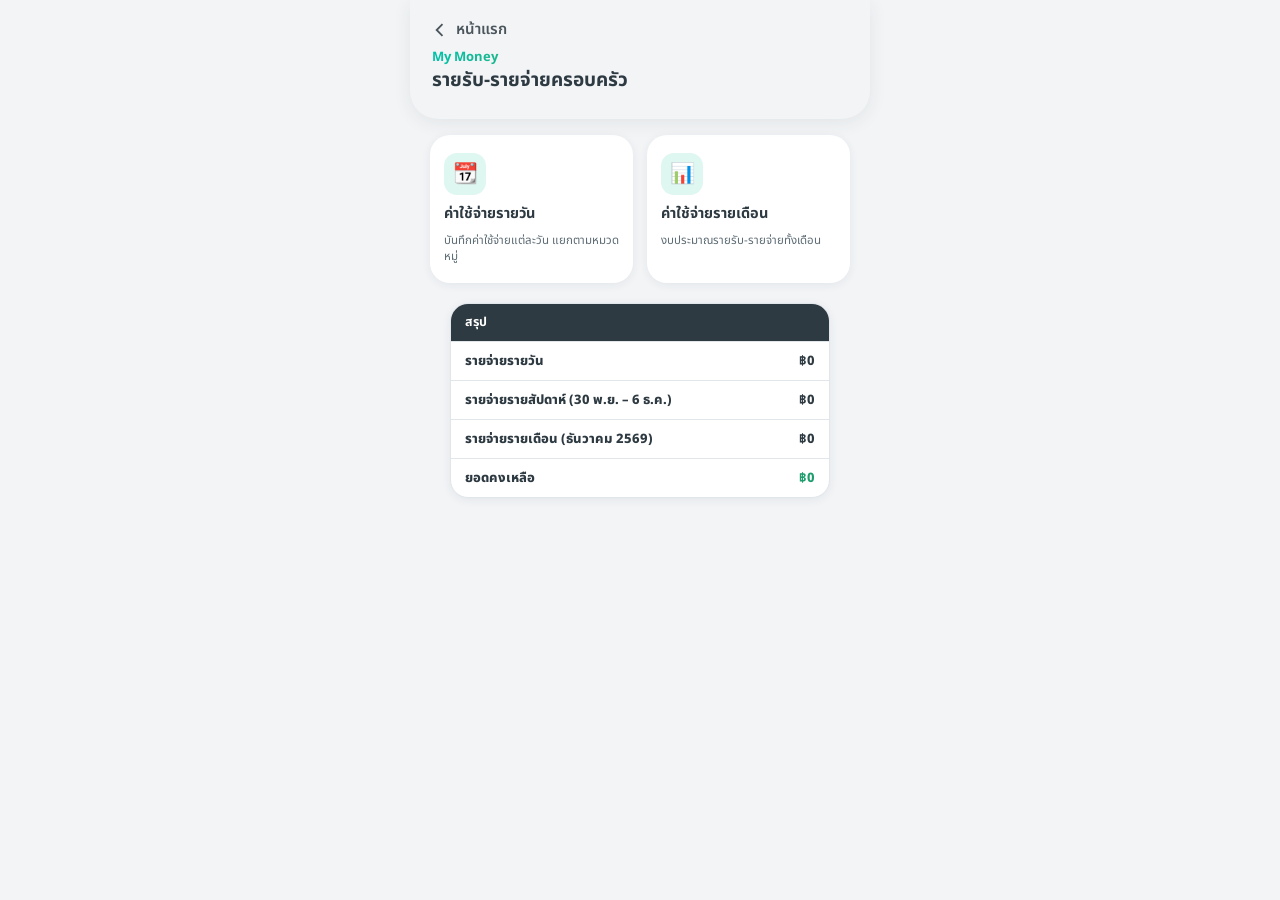
<file: money/index.html>
<!DOCTYPE html>
<html lang="th">
<head>
<meta charset="UTF-8">
<meta name="viewport" content="width=device-width, initial-scale=1, viewport-fit=cover">
<title>My Money — My Family Funds</title>
<meta name="theme-color" content="#00C2A8">
<link rel="preconnect" href="https://fonts.googleapis.com">
<link href="https://fonts.googleapis.com/css2?family=Prompt:wght@500;600;700&family=Noto+Sans+Thai:wght@400;500;600;700&display=swap" rel="stylesheet">
<link rel="stylesheet" href="../shell.css">
<style>
.mff-money-hub-grid{display:grid;grid-template-columns:1fr 1fr;gap:14px;padding:16px 20px 4px}
.mff-money-hub-tile{
  background:var(--surface);box-shadow:var(--shadow-card);border-radius:20px;padding:18px 14px;
  display:flex;flex-direction:column;align-items:flex-start;gap:8px;text-decoration:none;color:var(--ink);
}
.mff-money-hub-tile .ic{
  width:42px;height:42px;border-radius:13px;background:var(--primary-soft);color:var(--primary);
  display:flex;align-items:center;justify-content:center;font-size:20px;
}
.mff-money-hub-tile h3{margin:0;font-size:14.5px;font-weight:700}
.mff-money-hub-tile p{margin:0;font-size:11.5px;color:var(--ink-soft);line-height:1.4}

.mff-money-summary-wrap{margin:16px 20px 20px}
</style>
</head>
<body>

<div class="mff-app" style="padding-bottom:20px">

  <div class="mff-hero-wrap" style="padding-bottom:20px;border-radius:0 0 28px 28px">
    <div class="mff-topbar">
      <a class="back" href="../index.html">
        <svg viewBox="0 0 24 24" fill="none" stroke="currentColor" stroke-width="2.2"><path d="M15 5 8 12l7 7"/></svg>
        หน้าแรก
      </a>
      <span></span>
    </div>
    <div class="mff-hero" style="padding-top:0">
      <p class="eyebrow" style="margin-bottom:2px">My Money</p>
      <h1 style="font-size:19px;white-space:nowrap">รายรับ-รายจ่ายครอบครัว</h1>
    </div>
  </div>

  <!-- 1 & 2: ค่าใช้จ่ายรายวัน / ค่าใช้จ่ายรายเดือน -->
  <div class="mff-money-hub-grid">
    <a class="mff-money-hub-tile" href="daily.html">
      <span class="ic">📆</span>
      <h3>ค่าใช้จ่ายรายวัน</h3>
      <p>บันทึกค่าใช้จ่ายแต่ละวัน แยกตามหมวดหมู่</p>
    </a>
    <a class="mff-money-hub-tile" href="monthly.html">
      <span class="ic">📊</span>
      <h3>ค่าใช้จ่ายรายเดือน</h3>
      <p>งบประมาณรายรับ-รายจ่ายทั้งเดือน</p>
    </a>
  </div>

  <!-- 3: สรุปยอด — ดึงข้อมูลชุดเดียวกับการ์ด "สรุป" ในหน้าค่าใช้จ่ายรายวัน (รายวัน/รายสัปดาห์/รายเดือน/ยอดคงเหลือ) -->
  <div class="mff-money-summary-wrap">
    <div class="mff-sheet">
      <div class="mff-sheet-head summary">สรุป</div>
      <div class="mff-sheet-row total"><span class="nm">รายจ่ายรายวัน</span><span class="amt" id="sumDaily">฿0</span></div>
      <div class="mff-sheet-row total"><span class="nm" id="sumWeekLabel">รายจ่ายรายสัปดาห์</span><span class="amt" id="sumWeek">฿0</span></div>
      <div class="mff-sheet-row total"><span class="nm" id="sumMonthLabel">รายจ่ายรายเดือน</span><span class="amt" id="sumMonth">฿0</span></div>
      <div class="mff-sheet-row total"><span class="nm">ยอดคงเหลือ</span><span class="amt" id="sumBalance">฿0</span></div>
    </div>
  </div>

</div>

<script src="../config.js"></script>
<script src="../data-safety.js"></script>
<script src="../portfolio/auth-open.js"></script>
<script>
(function(){
'use strict';
function fmtBaht(n){ return (Number(n)||0).toLocaleString('th-TH',{minimumFractionDigits:0,maximumFractionDigits:0}); }
function monthKey(d){ return d.getFullYear()+'-'+String(d.getMonth()+1).padStart(2,'0'); }
function monthLabelTH(key){
  const THAI_MONTHS=['มกราคม','กุมภาพันธ์','มีนาคม','เมษายน','พฤษภาคม','มิถุนายน','กรกฎาคม','สิงหาคม','กันยายน','ตุลาคม','พฤศจิกายน','ธันวาคม'];
  const [y,m]=key.split('-').map(Number);
  return THAI_MONTHS[m-1]+' '+(y+543);
}
function readJSON(key,fallback){ try{ const raw=localStorage.getItem(key); return raw?JSON.parse(raw):fallback; }catch(e){ return fallback; } }
function dateKey(d){ return d.getFullYear()+'-'+String(d.getMonth()+1).padStart(2,'0')+'-'+String(d.getDate()).padStart(2,'0'); }
function shiftDate(key,delta){
  const [y,m,dd]=key.split('-').map(Number);
  const d=new Date(y, m-1, dd+delta);
  return dateKey(d);
}
/* สัปดาห์แบบ จันทร์-อาทิตย์ — สูตรเดียวกับหน้าค่าใช้จ่ายรายวัน */
function startOfWeek(dkey){
  const [y,m,dd]=dkey.split('-').map(Number);
  const d=new Date(y,m-1,dd);
  const dow=d.getDay();
  const diffToMon = dow===0 ? -6 : 1-dow;
  d.setDate(d.getDate()+diffToMon);
  return dateKey(d);
}
function endOfWeek(dkey){ return shiftDate(startOfWeek(dkey), 6); }
function weekLabel(dkey){
  const s=startOfWeek(dkey), e=endOfWeek(dkey);
  const [,sm,sd]=s.split('-').map(Number);
  const [,em,ed]=e.split('-').map(Number);
  const TH=['ม.ค.','ก.พ.','มี.ค.','เม.ย.','พ.ค.','มิ.ย.','ก.ค.','ส.ค.','ก.ย.','ต.ค.','พ.ย.','ธ.ค.'];
  return sd+' '+TH[sm-1]+' – '+ed+' '+TH[em-1];
}

const today = dateKey(new Date());
const thisMonthKey = monthKey(new Date());
const weekStart = startOfWeek(today), weekEnd = endOfWeek(today);

/* ---- ค่าใช้จ่ายรายวัน: อ่านจาก cache ของหน้า daily.html (ชุดข้อมูลเดียวกับการ์ด "สรุป" ในหน้านั้น) ---- */
const dailyEntries = readJSON('mff_daily_cache_v1', []);
const dailyToday = dailyEntries.filter(e=>e.date===today).reduce((s,e)=>s+(Number(e.amount)||0),0);
const dailyWeek = dailyEntries.filter(e=>e.date>=weekStart && e.date<=weekEnd).reduce((s,e)=>s+(Number(e.amount)||0),0);
const dailyMonthTotal = dailyEntries.filter(e=>(e.date||'').slice(0,7)===thisMonthKey).reduce((s,e)=>s+(Number(e.amount)||0),0);

/* ---- ค่าใช้จ่ายรายเดือน (รายรับ/รายจ่ายประจำ) + รวมรายจ่ายรายวันสะสมของเดือนนี้เข้าไปในยอดรายจ่าย ---- */
const monthItems = readJSON('mff_money_cache_v3', []);
let income=0, monthlyExpense=0;
monthItems.forEach(t=>{
  if(t.month!==thisMonthKey) return;
  const amt=Number(t.amount)||0;
  if(t.type==='income') income+=amt; else monthlyExpense+=amt;
});
const totalExpense = monthlyExpense + dailyMonthTotal;
const balance = income - totalExpense;

document.getElementById('sumDaily').textContent = '฿'+fmtBaht(dailyToday);
document.getElementById('sumWeekLabel').textContent = 'รายจ่ายรายสัปดาห์ ('+weekLabel(today)+')';
document.getElementById('sumWeek').textContent = '฿'+fmtBaht(dailyWeek);
document.getElementById('sumMonthLabel').textContent = 'รายจ่ายรายเดือน ('+monthLabelTH(thisMonthKey)+')';
document.getElementById('sumMonth').textContent = '฿'+fmtBaht(totalExpense);
const balEl=document.getElementById('sumBalance');
balEl.textContent = (balance<0?'-':'')+'฿'+fmtBaht(Math.abs(balance));
balEl.className = 'amt '+(balance>=0?'pos':'neg');
})();
</script>

</body>
</html>
</file>
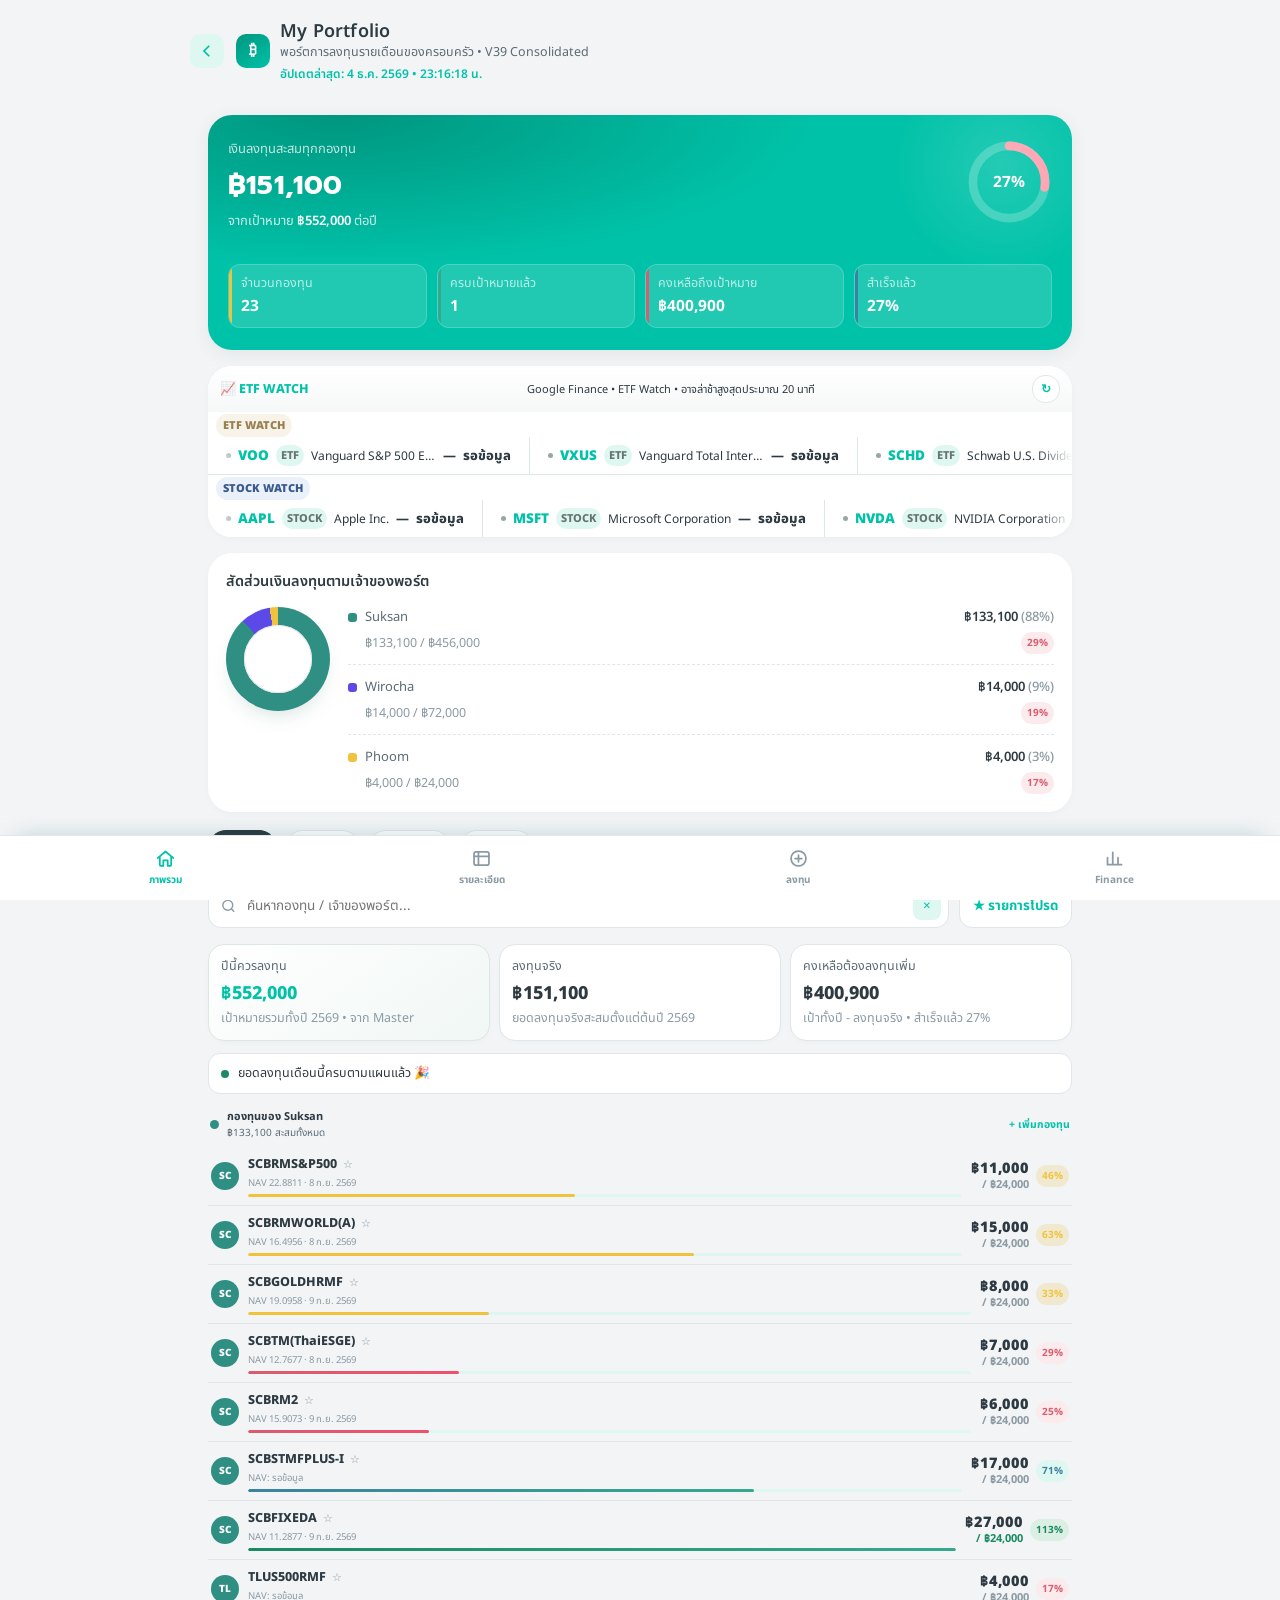
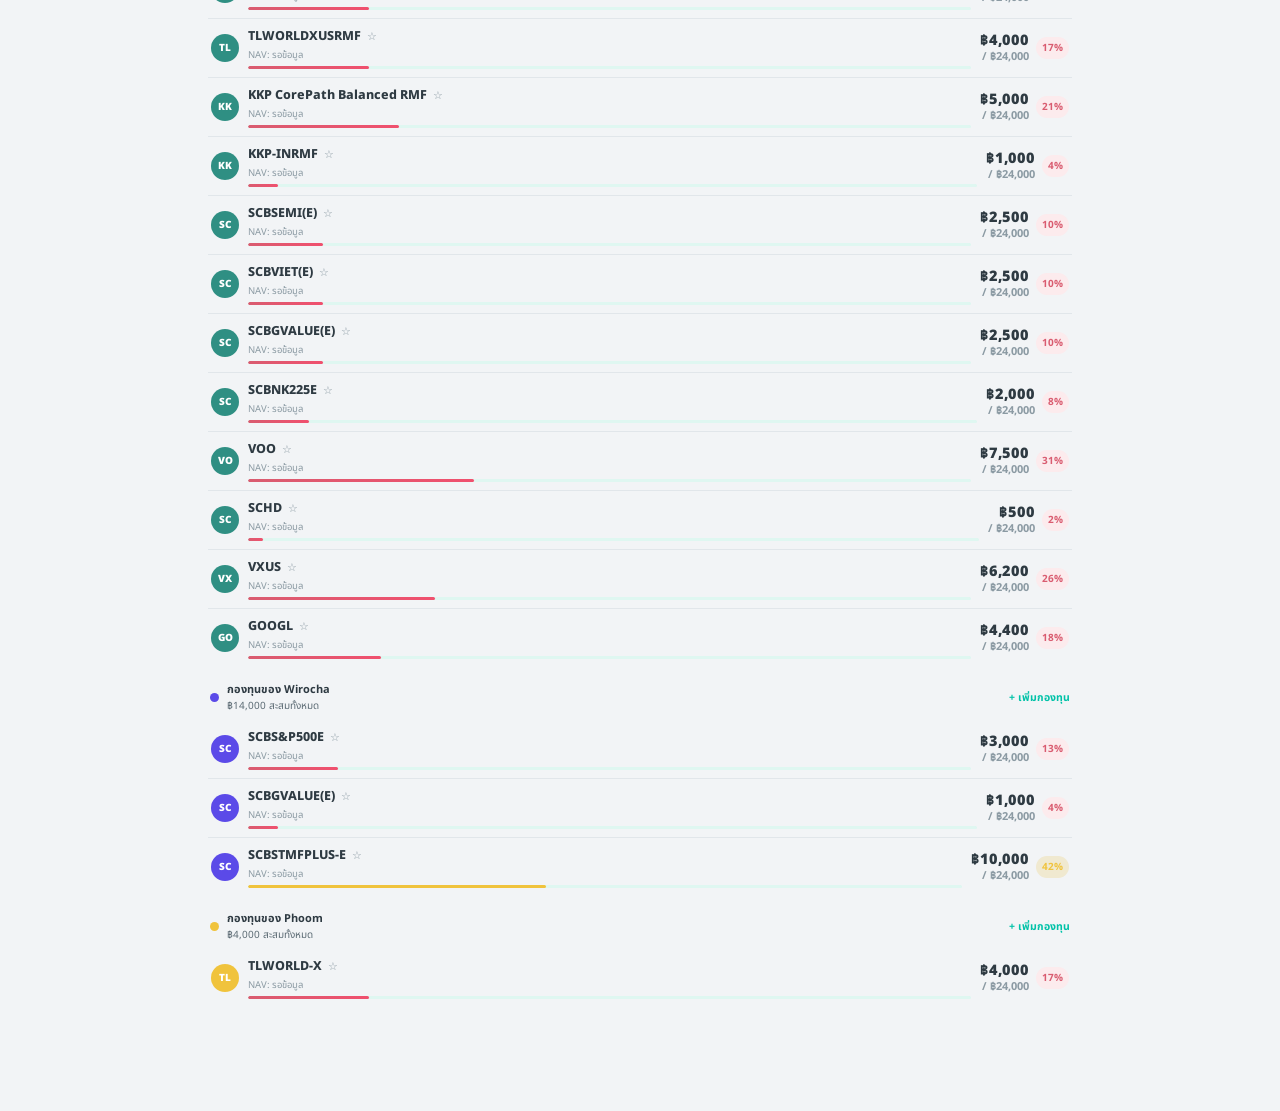
<file: portfolio/index.html>
<!DOCTYPE html>
<html lang="th">
<head>
<meta charset="UTF-8">
<meta name="viewport" content="width=device-width, initial-scale=1, viewport-fit=cover">
<title>My Family Funds — DCA Portfolio V22</title>
<meta name="theme-color" content="#00C2A8">
<link rel="manifest" href="manifest.json">
<link rel="apple-touch-icon" href="icon-192.png">
<link rel="icon" href="icon-192.png">
<link rel="preconnect" href="https://fonts.googleapis.com">
<link href="https://fonts.googleapis.com/css2?family=Prompt:wght@400;500;600;700&family=Noto+Sans+Thai:wght@400;500;600&display=swap" rel="stylesheet">
<script src="../data-safety.js"></script>
<script src="https://accounts.google.com/gsi/client" async defer></script>
<style>
  :root{
    --bg:#F2F4F6;
    --surface:#FFFFFF;
    --ink:#2E3A42;
    --ink-soft:#5C6B74;
    --ink-faint:#8B9AA3;
    --primary:#00C2A8;
    --primary-light:#00967F;
    --primary-soft:#DFF7F1;
    --positive:#1B8A62;
    --positive-soft:#DCEFE4;
    --warning:#E8A33D;
    --warning-soft:#F3E6D0;
    --danger:#F0506E;
    --line:#E1E6EA;
    --teal:#2C8A78;
    --amber:#F0C33C;
    --coral:#D95C70;
    --sky:#3B82A0;
    --gold:#F0C33C;
    --mint:#35A98E;
    --gold-soft:#F0E9D0;
    --radius-s:10px;
    --radius-m:16px;
    --radius-l:24px;
    --shadow-card: 0 2px 10px rgba(46,58,66,.07);
    --shadow-hero: 0 4px 18px rgba(46,58,66,.08);
    --shadow-inset: none;
  }
  *{box-sizing:border-box;}
  html,body{margin:0;padding:0;}
  body{
    background:var(--bg);
    color:var(--ink);
    font-family:'Noto Sans Thai','Prompt',sans-serif;
    -webkit-font-smoothing:antialiased;
    padding-bottom:84px;
  }
  h1,h2,h3,.num{font-family:'Prompt','Noto Sans Thai',sans-serif;}
  button{font-family:inherit;}
  input{font-family:inherit;}

  /* ---------- topbar ---------- */
  .topbar{
    position:sticky; top:0; z-index:30;
    background:linear-gradient(180deg,var(--bg) 80%, rgba(245,244,250,0));
    padding:18px 18px 6px;
  }
  .brand{
    display:flex; align-items:center; justify-content:space-between; gap:10px; margin-bottom:14px;
  }
  .brand-left{ display:flex; align-items:center; gap:10px; }
  .sync-btn{
    display:flex; align-items:center; gap:6px; border:1px solid var(--line); background:var(--surface);
    padding:7px 12px; border-radius:999px; font-size:12.5px; font-weight:600; color:var(--ink-soft);
    cursor:pointer; flex:none;
  }
  .sync-dot{ width:7px; height:7px; border-radius:50%; background:var(--ink-faint); flex:none; }
  .sync-dot.connected{ background:var(--positive); }
  .sync-dot.syncing{ background:var(--gold); animation:syncpulse 1s infinite; }
  @keyframes syncpulse{ 0%,100%{opacity:1;} 50%{opacity:.25;} }
  .brand-mark{
    width:34px;height:34px;border-radius:10px;
    background:linear-gradient(145deg,var(--primary-light),var(--primary));
    display:flex;align-items:center;justify-content:center;
    color:#fff; font-weight:700; font-size:15.5px;
  }
  .brand-name{font-size:18px;font-weight:600;letter-spacing:.2px;}
  .last-updated{font-size:12px;color:var(--primary);font-weight:600;margin-top:3px;}
  .brand-sub{font-size:12.5px;color:var(--ink-soft);margin-top:-2px;}

  /* ---------- bottom nav (replaces old top tabs + FAB) ---------- */
  .bottom-nav{
    position:fixed; left:0; right:0; bottom:0; z-index:45;
    display:grid; grid-template-columns:1fr 1fr 1fr 1fr;
    align-items:center; gap:2px;
    background:var(--surface); border-top:1px solid var(--line);
    padding:7px 8px calc(7px + env(safe-area-inset-bottom));
    box-shadow:0 -10px 26px -18px rgba(15,91,77,.4);
  }
  .bn-item{
    display:flex; flex-direction:column; align-items:center; gap:3px;
    border:none; background:transparent; color:var(--ink-faint);
    font-size:10px; font-weight:700; padding:5px 2px; border-radius:12px;
    cursor:pointer; transition:color .15s ease;
  }
  .bn-item.active{ color:var(--primary); }
  .bn-ico{width:21px;height:21px;}

  main{padding:6px 18px 20px;}
  section[hidden]{display:none !important;}

  /* ---------- hero ---------- */
  .hero{
    background:radial-gradient(120% 140% at 15% 0%, #00967F 0%, var(--primary) 46%, #00C2A8 100%);
    border-radius:var(--radius-l);
    padding:24px 20px 22px;
    color:#fff;
    box-shadow:var(--shadow-hero);
    position:relative;
    overflow:hidden;
    margin-top:6px;
  }
  .hero::after{
    content:"";
    position:absolute; right:-40px; top:-60px; width:220px; height:220px;
    border-radius:50%; background:radial-gradient(circle, rgba(255,255,255,.14), rgba(255,255,255,0) 70%);
  }
  .hero-top{display:flex; justify-content:space-between; align-items:flex-start; gap:14px;}
  .hero-label{font-size:13px; color:rgba(255,255,255,.75); margin:0 0 6px;}
  .hero-amount{font-size:27px; font-weight:700; letter-spacing:.2px; margin:0;}
  .hero-target{font-size:13px; color:rgba(255,255,255,.8); margin-top:6px;}
  .hero-target b{color:#fff; font-weight:600;}

  .gauge{ position:relative; width:86px; height:86px; flex:none; }
  .gauge svg{ width:100%; height:100%; transform:rotate(-90deg); }
  .gauge-pct{
    position:absolute; inset:0; display:flex; align-items:center; justify-content:center;
    font-size:15.5px; font-weight:700; color:#fff;
  }

  .hero-bottom{
    display:flex; gap:10px; margin-top:20px; flex-wrap:wrap;
  }
  .hero-chip{
    background:rgba(255,255,255,.13); border:1px solid rgba(255,255,255,.18);
    border-radius:12px; padding:9px 12px; flex:1; min-width:96px;
    position:relative; overflow:hidden;
  }
  .hero-chip::before{
    content:""; position:absolute; left:0; top:0; bottom:0; width:3px;
  }
  .hero-chip:nth-child(1)::before{ background:var(--gold); }
  .hero-chip:nth-child(2)::before{ background:var(--mint); }
  .hero-chip:nth-child(3)::before{ background:var(--coral); }
  .hero-chip:nth-child(4)::before{ background:var(--sky); }
  .hero-chip .k{font-size:12.5px; color:rgba(255,255,255,.7);}
  .hero-chip .v{font-size:15.5px; font-weight:700; margin-top:2px;}

  /* ---------- allocation donut ---------- */
  .panel{
    background:var(--surface); border-radius:var(--radius-l);
    padding:18px; margin-top:16px; box-shadow:0 2px 14px -8px rgba(34,28,53,.14);
  }
  .panel-title{font-size:14.5px; font-weight:600; margin:0 0 14px;}
  .alloc-row{ display:flex; align-items:flex-start; gap:18px; }
  .donut{ width:104px; height:104px; border-radius:50%; flex:none; position:relative;
    box-shadow:0 10px 24px -12px rgba(15,91,77,.28);}
  .donut::before{
    content:""; position:absolute; inset:18px; border-radius:50%; background:var(--surface);
    box-shadow:inset 0 0 0 1px var(--line);
  }
  .legend{flex:1; display:flex; flex-direction:column; gap:12px;}
  .legend-item{display:flex; flex-direction:column; gap:5px; font-size:13px;}
  .legend-item:not(:last-child){ padding-bottom:10px; border-bottom:1px dashed var(--line); }
  .legend-row{ display:flex; align-items:center; gap:8px; }
  .legend-dot{width:9px;height:9px;border-radius:3px;flex:none;}
  .legend-name{flex:1; color:var(--ink-soft);}
  .legend-val{font-weight:600;}
  .legend-sub{ display:flex; align-items:center; justify-content:space-between; gap:8px; padding-left:17px; }
  .legend-sub span:first-child{ font-size:12.5px; color:var(--ink-faint); }

  /* ---------- owner filter pills ---------- */
  .filters{ display:flex; gap:8px; margin-top:18px; overflow-x:auto; padding-bottom:2px;}
  .pill{
    border:1px solid var(--line); background:var(--surface); color:var(--ink-soft);
    padding:7px 14px; border-radius:999px; font-size:13px; font-weight:600;
    white-space:nowrap; cursor:pointer;
  }
  .pill.active{ background:var(--ink); color:#fff; border-color:var(--ink);}

  /* ---------- owner group ---------- */
  .owner-group{ margin-top:14px; }
  .owner-head{
    display:flex; align-items:center; justify-content:space-between; margin-bottom:6px;
    padding-left:2px;
  }
  .owner-title{display:flex; align-items:center; gap:8px;}
  .owner-dot{width:9px;height:9px;border-radius:50%;}
  .owner-name{font-size:11px; font-weight:700;}
  .owner-total{font-size:10px; color:var(--ink-soft);}
  .add-fund-link{
    border:none; background:none; color:var(--primary); font-size:10.5px; font-weight:700;
    cursor:pointer; padding:4px 2px;
  }

  .fund-row{
    display:flex; align-items:center; gap:9px;
    padding:8px 3px; border-bottom:1px solid var(--line);
    cursor:pointer;
  }
  .fund-row:last-child{ border-bottom:0; }
  .fund-row-badge{
    width:28px; height:28px; border-radius:50%; flex:0 0 auto;
    display:flex; align-items:center; justify-content:center;
    font-size:10px; font-weight:900; color:#fff;
  }
  .fund-row-body{ flex:1; min-width:0; }
  .fund-row-line1{ display:flex; align-items:center; gap:3px; }
  .fund-row-name{
    font-size:12.5px; font-weight:800; color:var(--ink);
    white-space:nowrap; overflow:hidden; text-overflow:ellipsis;
  }
  .fund-row-line1 .favorite-btn{ font-size:11px; padding:0 0 0 3px; }
  .fund-row-nav{
    font-size:9.5px; color:var(--ink-faint); margin-top:2px;
    white-space:nowrap; overflow:hidden; text-overflow:ellipsis;
  }
  .fund-bar-track{ height:3px; background:var(--primary-soft); border-radius:4px; margin-top:4px; overflow:hidden;}
  .fund-bar-fill{ height:100%; border-radius:4px; background:linear-gradient(90deg,var(--coral),var(--coral)); transition:width .3s ease;}
  .fund-bar-fill.low{ background:linear-gradient(90deg,var(--coral),#F0506E); }
  .fund-bar-fill.mid{ background:linear-gradient(90deg,var(--amber),var(--gold)); }
  .fund-bar-fill.high{ background:linear-gradient(90deg,var(--sky),var(--mint)); }
  .fund-bar-fill.met{ background:linear-gradient(90deg,var(--positive),var(--mint)); }
  .fund-row-right{ flex:0 0 auto; display:flex; align-items:center; gap:7px; }
  .fund-row-nums{ display:flex; flex-direction:column; align-items:flex-end; line-height:1.2; }
  .fund-row-actual{ font-size:14.5px; font-weight:900; color:var(--ink); white-space:nowrap; }
  .fund-row-target{ font-size:11px; font-weight:700; color:var(--ink-faint); white-space:nowrap; }
  .fund-row-target.met{ color:var(--positive); }
  .fund-row .pct-chip{ flex:0 0 auto; }
  .pct-chip{
    font-size:10px; font-weight:700; padding:3px 6px; border-radius:999px;
  }
  .pct-chip.low{ background:#FCEBED; color:var(--coral); }
  .pct-chip.mid{ background:var(--gold-soft); color:#F0C33C; }
  .pct-chip.high{ background:#DFF7F1; color:var(--sky); }
  .pct-chip.met{ background:var(--positive-soft); color:var(--positive); }

  .empty-state{
    text-align:center; padding:34px 10px; color:var(--ink-soft); font-size:13.5px;
  }

  /* ---------- (old floating FAB removed — see .bn-fab in bottom nav) ---------- */

  /* ---------- modal ---------- */
  .modal-overlay{
    position:fixed; inset:0; background:rgba(34,28,53,.5); z-index:50;
    display:flex; align-items:flex-end; justify-content:center;
    backdrop-filter:blur(2px);
  }
  .modal-overlay[hidden]{display:none;}
  .modal-sheet{
    background:var(--surface); width:100%; max-width:460px;
    border-radius:22px 22px 0 0; padding:22px 20px 26px;
    animation:slideup .22s ease;
  }
  @keyframes slideup{ from{transform:translateY(24px); opacity:0;} to{transform:translateY(0); opacity:1;} }
  .modal-title{font-size:17px; font-weight:700; margin:0 0 4px;}
  .modal-sub{font-size:13px; color:var(--ink-soft); margin:0 0 18px;}
  .field{ margin-bottom:14px; }
  .field label{ display:block; font-size:13px; font-weight:600; color:var(--ink-soft); margin-bottom:6px;}
  .field select, .field input{
    width:100%; padding:11px 12px; border-radius:12px; border:1px solid var(--line);
    background:#FBFAFE; font-size:14.5px; color:var(--ink);
  }
  .field select:focus, .field input:focus{ outline:2px solid var(--primary-light); outline-offset:1px;}
  .field-row{ display:flex; gap:10px; }
  .field-row .field{ flex:1; }
  .toggle-owner{ font-size:12.5px; color:var(--primary); background:none; border:none; cursor:pointer; margin-top:6px;}
  .modal-actions{ display:flex; gap:10px; margin-top:6px; }
  .btn{
    flex:1; padding:13px; border-radius:12px; border:none; font-size:14.5px; font-weight:700; cursor:pointer;
  }
  .btn-primary{ background:var(--primary); color:#fff; }
  .btn-ghost{ background:var(--primary-soft); color:var(--primary); }

  /* ---------- cloud sync modal: mobile fit ---------- */
  #modalCloud .modal-sheet{
    max-height:calc(100dvh - 10px);
    overflow-y:auto;
    -webkit-overflow-scrolling:touch;
    overscroll-behavior:contain;
    padding:18px 16px calc(18px + env(safe-area-inset-bottom));
  }
  #modalCloud .modal-title{font-size:16px;}
  #modalCloud .modal-sub{font-size:12px;line-height:1.45;margin-bottom:12px;}
  #modalCloud .sheet-connect-box{margin-top:9px;padding:11px;border-radius:14px;}
  #modalCloud .field{margin-bottom:10px;}
  #modalCloud .field label{font-size:12px;margin-bottom:5px;}
  #modalCloud .field input{padding:9px 10px;font-size:13px;}
  #modalCloud .modal-actions{gap:7px;margin-top:5px;}
  #modalCloud .btn{padding:10px 8px;font-size:13px;}
  #modalCloud .setup-note{font-size:11px;line-height:1.4;margin-top:6px;}
  #modalCloud .sheet-status{font-size:11.5px;line-height:1.4;margin-top:5px;}
  #modalCloud .modal-actions:last-child{margin-top:9px !important;}
  @media (max-width:380px){
    #modalCloud .modal-sheet{padding-left:12px;padding-right:12px;}
    #modalCloud .sheet-connect-box{padding:10px;}
    #modalCloud .btn{font-size:12px;padding:9px 6px;}
  }

  /* ---------- table view ---------- */
  .table-toolbar{
    display:flex; flex-direction:column; align-items:stretch; margin:4px 0 10px; gap:8px;
  }
  .table-toolbar h2{font-size:17px; margin:0; line-height:1.25;}
  .table-toolbar-actions{ display:flex; gap:5px; width:100%; }
  .table-toolbar-actions .sync-btn,
  .table-toolbar-actions .export-btn{
    flex:1 1 0; min-width:0; justify-content:center;
    padding:7px 3px; font-size:10.5px; white-space:nowrap;
    overflow:hidden; text-overflow:ellipsis;
  }
  .export-btn{
    background:var(--ink); color:#fff; border:none; padding:9px 14px; border-radius:10px;
    font-size:13px; font-weight:600; cursor:pointer; display:flex; align-items:center; gap:6px;
  }
  /* ---------- responsive investment table ---------- */
  .table-scroll-wrap{
    position:relative;
    min-width:0;
    width:100%;
  }
  .table-scroll{
    overflow:auto;
    position:relative;
    max-height:calc(100vh - 190px);
    min-height:180px;
    background:var(--surface);
    border:1px solid var(--line);
    border-radius:var(--radius-m);
    box-shadow:0 2px 14px -8px rgba(34,28,53,.14);
    -webkit-overflow-scrolling:touch;
    overscroll-behavior:contain;
    scrollbar-gutter:stable both-edges;
  }
  .table-scroll::-webkit-scrollbar{width:12px;height:12px;}
  .table-scroll::-webkit-scrollbar-track{background:#F1F5F3;border-radius:999px;}
  .table-scroll::-webkit-scrollbar-thumb{background:#9DBAB2;border-radius:999px;border:3px solid #F1F5F3;}
  table{
    border-collapse:separate;
    border-spacing:0;
    width:100%;
    min-width:960px;
    font-size:13px;
  }
  thead{
    position:sticky;
    top:0;
    z-index:11;
  }
  thead th{
    position:sticky;
    top:0;
    z-index:12;
    background:var(--surface);
    font-weight:600;
    color:var(--ink-soft);
    font-size:12.5px;
    text-align:right;
    padding:10px 8px;
    border-bottom:2px solid var(--line);
    white-space:nowrap;
  }
  thead th:first-child{
    text-align:left;
    position:sticky;
    left:0;
    top:0;
    z-index:15;
    background:var(--surface);
    box-shadow:1px 0 0 var(--line);
  }
  tbody td{
    padding:7px 8px;
    border-bottom:1px solid var(--line);
    text-align:right;
    white-space:nowrap;
    background:var(--surface);
  }
  tbody td:first-child{
    text-align:left;
    position:sticky;
    left:0;
    z-index:8;
    background:var(--surface);
    font-weight:500;
    box-shadow:1px 0 0 var(--line);
  }
  .group-row td{
    background:var(--teal);
    color:#fff;
    font-weight:700;
    font-size:13px;
    padding:9px 10px;
  }
  .group-row td:first-child{
    position:sticky;
    left:0;
    z-index:9;
    background:var(--teal);
    box-shadow:1px 0 0 rgba(255,255,255,.15);
  }
  .group-row{ background:var(--primary); }
  .cell-input{
    width:56px; text-align:right; border:1px solid transparent; background:transparent;
    border-radius:6px; padding:5px 4px; font-size:13px; color:var(--ink);
  }
  .cell-input:hover{ border-color:var(--line); }
  .cell-input:focus{ border-color:var(--primary-light); outline:none; background:var(--primary-soft); }
  .target-input{ width:64px; font-weight:600;}
  .actual-cell{ font-weight:700; }
  .badge{ font-size:12.5px; font-weight:700; padding:4px 9px; border-radius:999px; display:inline-block;}
  .badge-met{ background:var(--positive-soft); color:var(--positive); }
  .badge-warn{ background:var(--warning-soft); color:var(--warning); }
  .badge-none{ background:var(--bg); color:var(--ink-faint); }
  .row-del{ border:none; background:none; color:var(--ink-faint); cursor:pointer; font-size:13.5px;}
  .row-del:hover{ color:var(--danger); }
  .fund-name-cell{ cursor:pointer; color:var(--primary); text-decoration:underline; text-decoration-color:var(--primary-soft); text-underline-offset:2px; }

  .toast{
    position:fixed; left:50%; bottom:96px; transform:translateX(-50%) translateY(20px);
    background:var(--ink); color:#fff; padding:11px 18px; border-radius:12px; font-size:13px;
    opacity:0; pointer-events:none; transition:all .25s ease; z-index:60;
  }
  .toast.show{ opacity:1; transform:translateX(-50%) translateY(0); }

  @media (min-width:720px){
    main{ max-width:900px; margin:0 auto; }
    .topbar{ padding-left:calc(50% - 450px); padding-right:calc(50% - 450px); }
  }

  .yearbar{
    display:flex;
    align-items:center;
    flex-wrap:nowrap;
    gap:6px;
    width:100%;
    margin:0 0 10px;
    padding:8px 10px;
    background:var(--bg);
    border:1px solid var(--line);
    border-radius:12px;
    position:relative;
  }
  .year-title{font-size:13.5px;font-weight:700;color:var(--ink-soft);margin-right:2px;white-space:nowrap;flex:0 0 auto}
  .year-select{border:1px solid var(--line);border-radius:9px;padding:6px 8px;background:var(--bg);font-weight:800;color:var(--ink);font-size:13px;min-width:76px;flex:1 1 auto}
  .year-nav,.year-add{border:1px solid var(--line);background:var(--bg);border-radius:9px;padding:6px 9px;cursor:pointer;font-weight:700;color:var(--ink);font-size:13px;white-space:nowrap;flex:0 0 auto}
  .year-add{color:var(--primary);border-color:var(--primary-soft)}

/* ===== V4 FUND DETAIL — PURPLE / WHITE 3D-LITE EXPERIENCE ===== */
.fund-row{cursor:pointer;}
.fund-detail-overlay{
  position:fixed;inset:0;
  background:rgba(15,91,77,.12);
  backdrop-filter:blur(10px);
  z-index:70;display:flex;align-items:flex-end;justify-content:center;
}
.fund-detail-overlay[hidden]{display:none}
.fund-detail-sheet{
  width:100%;max-width:760px;max-height:92vh;overflow:auto;
  background:
    radial-gradient(120% 70% at 0% 0%, #EAF5F1 0%, rgba(241,235,255,0) 55%),
    linear-gradient(180deg,#FFFFFF 0%,#FCFEFD 100%);
  border:1px solid #D8E8E2;
  border-radius:28px 28px 0 0;
  box-shadow:0 -24px 70px rgba(15,91,77,.18),0 10px 35px rgba(34,28,53,.10);
  padding:18px 16px 30px;
}
.fund-detail-close{
  float:right;border:1px solid #DDE7E3;background:#DFF7F1;color:var(--primary);
  border-radius:12px;width:38px;height:38px;font-size:20px;cursor:pointer;
  box-shadow:0 4px 12px rgba(15,91,77,.08);
}
.detail-owner{font-size:12.5px;color:var(--primary);margin-top:4px;font-weight:600}
.detail-name{font-size:21.5px;font-weight:800;color:var(--ink);margin:8px 48px 2px 0;line-height:1.25}
.detail-year{font-size:12.5px;color:var(--ink-soft)}
.detail-kpis{display:grid;grid-template-columns:repeat(3,1fr);gap:8px;margin-top:16px}
.detail-kpi{
  background:linear-gradient(145deg,#FFFFFF,#F0F7F4);
  border:1px solid #DCEAE5;border-radius:16px;padding:12px;
  box-shadow:0 8px 18px -14px rgba(15,91,77,.28);
}
.detail-kpi .k{font-size:12px;color:var(--ink-soft)}
.detail-kpi .v{font-size:17px;font-weight:800;color:var(--ink);margin-top:4px}
.detail-progress{
  margin-top:12px;background:var(--bg);border:1px solid #DCEAE5;border-radius:16px;padding:12px;
  box-shadow:0 8px 18px -14px rgba(75,46,158,.35);
}
.detail-progress-head{display:flex;justify-content:space-between;color:var(--ink-soft);font-size:12.5px;margin-bottom:8px}
.detail-track{height:9px;background:#E6F0ED;border-radius:99px;overflow:hidden}
.detail-fill{height:100%;border-radius:99px;background:linear-gradient(90deg,#00967F,#58B49E)}
.detail-chart-card{
  margin-top:14px;background:var(--bg);border:1px solid #DCEAE5;border-radius:20px;padding:14px;
  box-shadow:0 8px 20px -15px rgba(15,91,77,.20);
}
.detail-chart-title{font-size:13.5px;font-weight:700;color:var(--ink);margin-bottom:10px}
.detail-chart{height:210px;position:relative}
.detail-chart svg{width:100%;height:100%;overflow:visible}
.chart-grid{stroke:#E0EBE7;stroke-width:1}
.chart-area{fill:rgba(124,92,252,.10)}
.chart-line{fill:none;stroke:#00967F;stroke-width:3;stroke-linecap:round;stroke-linejoin:round}
.chart-point{fill:#fff;stroke:#00967F;stroke-width:2}
.chart-label{fill:#78857F;font-size:11px}
.chart-value{fill:#00C2A8;font-size:11px;font-weight:700;paint-order:stroke;stroke:#fff;stroke-width:3px;stroke-linejoin:round}
.chart-unit{float:right;font-size:12px;font-weight:500;color:#78857F}
.detail-chart-legend{font-size:12px;color:#66736E;margin:-4px 0 3px}
.detail-chart-legend i{display:inline-block;width:20px;border-top:3px solid #00967F;vertical-align:middle;margin-right:5px}
.detail-chart{height:260px;position:relative}
.detail-chart svg{width:100%;height:100%;overflow:visible}
.chart-axis{stroke:#D2DFDA;stroke-width:1}
.chart-axis-title,.chart-axis-y,.chart-axis-x{fill:#6E7C76;font-size:12px}
.chart-axis-y{font-size:12px;font-weight:600}
.chart-axis-x{font-size:12px}
.chart-grid{stroke:#DCE8E3;stroke-width:1;stroke-dasharray:3 4}
.chart-area{fill:rgba(124,92,252,.10)}
.chart-line{fill:none;stroke:#00967F;stroke-width:3;stroke-linecap:round;stroke-linejoin:round}
.chart-cum-line{stroke:#22A995}
.chart-point{fill:#fff;stroke:#00967F;stroke-width:2}
.chart-point-cum{stroke:#22A995}
.chart-value{fill:#00C2A8;font-size:12px;font-weight:700;paint-order:stroke;stroke:#fff;stroke-width:3px;stroke-linejoin:round}
.target-line{stroke:#F0C33C;stroke-width:2;stroke-dasharray:7 5}
.target-label{fill:#A87B0C;font-size:12px;font-weight:700}
.detail-months{display:grid;grid-template-columns:repeat(4,1fr);gap:7px;margin-top:12px}
.detail-month{
  background:#F7FBF9;border:1px solid #DFEBE6;border-radius:12px;padding:9px;
  box-shadow:0 4px 12px -10px rgba(75,46,158,.35);
}
.detail-month.current{border-color:var(--primary);background:var(--primary-soft);}
.detail-month .m{font-size:12px;color:#78857F}
.detail-month input.detail-month-input{
  width:100%;border:none;background:transparent;padding:0;margin-top:3px;
  font-size:13px;font-weight:700;color:var(--ink);font-family:inherit;outline:none;
  -moz-appearance:textfield;
}
.detail-month input.detail-month-input::-webkit-outer-spin-button,
.detail-month input.detail-month-input::-webkit-inner-spin-button{-webkit-appearance:none;margin:0;}
.detail-month input.detail-month-input:focus{color:var(--primary);}
@media(max-width:520px){
  .detail-kpis{grid-template-columns:1fr 1fr}
  .detail-kpi:last-child{grid-column:1/-1}
  .detail-months{grid-template-columns:repeat(3,1fr)}
}



/* ===== V7 SMART UX ===== */
.smart-tools{display:grid;grid-template-columns:1fr auto;gap:10px;margin-top:16px}
.search-box{position:relative}.search-box input{width:100%;padding:11px 40px 11px 38px;border:1px solid var(--line);border-radius:13px;background:var(--surface);font-size:13.5px;color:var(--ink)}
.search-box svg{position:absolute;left:12px;top:50%;transform:translateY(-50%);width:17px;color:var(--ink-faint)}
.search-clear{position:absolute;right:8px;top:50%;transform:translateY(-50%);border:none;background:var(--primary-soft);color:var(--primary);border-radius:8px;width:28px;height:28px;cursor:pointer}
.tool-btn{border:1px solid var(--line);background:var(--surface);color:var(--primary);border-radius:13px;padding:0 13px;font-weight:700;cursor:pointer}
.summary-grid{display:grid;grid-template-columns:repeat(3,1fr);gap:9px;margin-top:16px}.summary-card{background:var(--surface);border:1px solid var(--line);border-radius:16px;padding:12px;box-shadow:0 2px 12px -8px rgba(15,91,77,.14)}
.summary-card .s-k{font-size:12.5px;color:var(--ink-soft)}.summary-card .s-v{font-size:18px;font-weight:800;margin-top:4px}.summary-card .s-sub{font-size:12.5px;color:var(--ink-faint);margin-top:2px}
.summary-card.action{border-color:#DDE7E3;background:linear-gradient(145deg,#fff,#F0F7F4)}.summary-card.action .s-v{color:var(--primary)}
.notice-list{margin-top:12px;display:flex;flex-direction:column;gap:7px}.notice{display:flex;align-items:center;gap:9px;padding:10px 12px;border-radius:12px;background:var(--surface);border:1px solid var(--line);font-size:12.5px}.notice .dot{width:8px;height:8px;border-radius:50%;flex:none}.notice.warn .dot{background:var(--warning)}.notice.ok .dot{background:var(--positive)}
.favorite-btn{border:none;background:transparent;color:var(--ink-faint);font-size:15.5px;line-height:1;cursor:pointer;padding:2px 0 2px 6px}.favorite-btn.active{color:#F0C33C}
.fund-actions{display:flex;align-items:center;gap:5px}.fund-status{font-size:12px;color:var(--ink-soft);margin-top:0;margin-left:8px}
.detail-actions{display:flex;gap:8px;margin-top:12px}.detail-action-btn{flex:1;border:1px solid var(--line);background:var(--surface);color:var(--primary);border-radius:11px;padding:10px;font-weight:700;cursor:pointer}
.history-list{display:flex;flex-direction:column;gap:7px;margin-top:10px}.history-item{display:grid;grid-template-columns:1fr auto auto;gap:8px;align-items:center;padding:10px 11px;background:var(--surface);border:1px solid var(--line);border-radius:12px}.history-date{font-size:12.5px;color:var(--ink-soft)}.history-note{font-size:12px;color:var(--ink-faint)}.history-amt{font-weight:800;font-size:13.5px}.history-actions{display:flex;gap:4px}.history-actions button{border:none;background:var(--primary-soft);color:var(--primary);border-radius:7px;width:28px;height:28px;cursor:pointer}.history-note-text{font-size:12.5px;color:var(--ink);margin-top:4px;line-height:1.45;word-break:break-word}.history-note-empty{font-size:12px;color:var(--ink-faint);margin-top:4px;font-style:italic}.note-field textarea{width:100%;min-height:74px;resize:vertical;border:1px solid var(--line);border-radius:12px;padding:10px 12px;font:inherit;font-size:13px;background:var(--surface);color:var(--ink);outline:none}.note-field textarea:focus{border-color:var(--primary);box-shadow:0 0 0 3px rgba(104,189,178,.10)}.history-help{font-size:12px;color:var(--ink-faint);margin-top:3px}
.sheet-connect-box{background:linear-gradient(145deg,#F0F7F4,#fff);border:1px solid #D7E7E1;border-radius:16px;padding:13px;margin-top:12px}.sheet-status{font-size:12.5px;color:var(--ink-soft);line-height:1.5;margin-top:6px}.setup-note{font-size:12.5px;color:var(--ink-faint);line-height:1.5;margin-top:7px}
.quick-month{display:grid;grid-template-columns:repeat(3,minmax(0,1fr));gap:0;padding:9px 6px;border-radius:12px;background:var(--primary-soft);margin-top:9px;font-size:12px;line-height:1.25;overflow:hidden}.quick-month .qm-item{min-width:0;display:flex;flex-direction:column;align-items:center;justify-content:center;text-align:center;padding:2px 7px}.quick-month .qm-item+.qm-item{border-left:1px solid rgba(15,91,77,.12)}.quick-month .qm-label{display:block;min-height:30px;color:var(--ink-soft);font-size:11.5px;line-height:1.3;white-space:normal}.quick-month b{display:block;margin-top:3px;color:var(--primary);font-size:14px;line-height:1.2;white-space:nowrap;font-variant-numeric:tabular-nums}.quick-month .qm-value{min-width:0;max-width:100%;overflow:hidden;text-overflow:ellipsis}@media(max-width:420px){.quick-month{padding:8px 3px}.quick-month .qm-item{padding:2px 4px}.quick-month .qm-label{font-size:10.5px;min-height:28px}.quick-month b{font-size:13px}}
@media(max-width:650px){.summary-grid{grid-template-columns:1fr 1fr}.summary-card:last-child{grid-column:1/-1}.tool-btn{padding:0 10px}}


.market-panel{overflow:hidden;padding:0}.market-ticker-head{display:flex;align-items:center;justify-content:space-between;gap:10px;padding:9px 12px;border-bottom:1px solid var(--border);background:linear-gradient(180deg,#fff,#F6F8F7)}.market-ticker-title{font-size:12.5px;font-weight:800;color:var(--primary);white-space:nowrap}.market-subtitle{font-size:11px;color:var(--muted);white-space:nowrap;overflow:hidden;text-overflow:ellipsis}.market-ticker-wrap{position:relative;overflow:hidden;width:100%;background:#fff}.market-ticker-row{position:relative;overflow:hidden;width:100%;border-bottom:1px solid #DDE7E3}.market-ticker-row:last-child{border-bottom:0}.market-ticker-row:before,.market-ticker-row:after{content:'';position:absolute;top:0;bottom:0;width:34px;z-index:2;pointer-events:none}.market-ticker-row:before{left:0;background:linear-gradient(90deg,#fff,transparent)}.market-ticker-row:after{right:0;background:linear-gradient(270deg,#fff,transparent)}.market-ticker-track{display:flex;width:max-content;will-change:transform}.market-ticker-track.stocks{animation:marketTickerStock 46s linear infinite}.market-ticker-track.etfs{animation:marketTickerStock 46s linear infinite}.market-ticker-wrap:hover .market-ticker-track,.market-ticker-wrap:active .market-ticker-track{animation-play-state:paused}.market-ticker-item{display:inline-flex;align-items:center;gap:7px;padding:8px 18px;border-right:1px solid #DDE7E3;white-space:nowrap;font-size:13px}.market-ticker-item .ticker{font-weight:900;color:var(--primary);font-size:13.5px}.market-ticker-item .group{font-size:11px;font-weight:800;color:#66736E;background:#DFF7F1;border-radius:999px;padding:2px 5px}.market-ticker-item .name{color:var(--muted);font-size:12px;max-width:125px;overflow:hidden;text-overflow:ellipsis}.market-ticker-item .price{font-weight:800;font-variant-numeric:tabular-nums}.market-ticker-item .chg{font-weight:800;font-variant-numeric:tabular-nums}.market-ticker-item.up .chg{color:#1B8A62}.market-ticker-item.down .chg{color:#D95C70}.market-ticker-item.na .price,.market-ticker-item.na .chg{color:var(--muted)}.market-ticker-item .dot{width:5px;height:5px;border-radius:50%;background:#9AA6A1;flex:0 0 auto}.market-ticker-item.up .dot{background:#1B8A62}.market-ticker-item.down .dot{background:#D95C70}.market-row-label{display:inline-flex;align-items:center;justify-content:center;min-width:72px;padding:3px 7px;margin:0 5px 0 8px;border-radius:999px;font-size:11px;font-weight:900;background:#DFF7F1;color:var(--primary);position:relative;z-index:3}.market-row-label.etf{background:#F7F3E9;color:#9A8050}.market-row-label.stock{background:#EAF1FB;color:#3A5A8C}@keyframes marketTickerStock{from{transform:translateX(0)}to{transform:translateX(-50%)}}@media(prefers-reduced-motion:reduce){.market-ticker-track{animation:none}}@media(max-width:560px){.market-ticker-head{padding:8px 10px}.market-ticker-item{padding:8px 12px;font-size:12.5px}.market-ticker-item .name{display:none}.market-ticker-item .group{font-size:10.5px}.market-ticker-item .ticker{font-size:13px}.market-row-label{min-width:58px;font-size:10.5px;margin-left:5px}}
.finance-toolbar{display:flex;justify-content:space-between;align-items:center;gap:10px;margin-bottom:12px;flex-wrap:wrap}.finance-toolbar .sub{font-size:12.5px;color:var(--ink-faint)}
.finance-seg{display:grid;grid-template-columns:repeat(3,1fr);gap:4px;background:#E9EFED;border-radius:13px;padding:4px;margin-bottom:10px}.finance-seg button{border:0;background:transparent;padding:8px 5px;border-radius:10px;font-weight:900;color:#61716D;font-size:12px;cursor:pointer;font-family:inherit}.finance-seg button.active{background:var(--bg);color:var(--primary);box-shadow:0 2px 8px rgba(35,73,65,.12)}
.finance-list-head{display:grid;grid-template-columns:1fr 76px 100px;gap:6px;padding:2px 12px 8px;font-size:12px;color:var(--ink-faint);font-weight:800}.finance-list-head span:nth-child(2),.finance-list-head span:nth-child(3){text-align:right}.finance-list{background:var(--surface);border:1px solid var(--line);border-radius:15px;overflow:hidden;box-shadow:0 2px 12px -8px rgba(15,91,77,.18)}.finance-row{display:grid;grid-template-columns:1fr 76px 100px;align-items:center;gap:6px;padding:11px 12px;border-bottom:1px solid var(--line);cursor:pointer}.finance-row:last-child{border-bottom:0}.finance-row:active{background:var(--primary-soft)}.finance-row-id{display:flex;align-items:center;gap:9px;min-width:0}.finance-badge{width:32px;height:32px;border-radius:50%;flex:0 0 auto;display:flex;align-items:center;justify-content:center;font-size:12px;font-weight:900;color:#fff}.finance-row-text{min-width:0}.finance-row-symbol{font-weight:900;font-size:13.5px;color:var(--ink);white-space:nowrap;overflow:hidden;text-overflow:ellipsis}.finance-row-name{font-size:12px;color:var(--ink-faint);white-space:nowrap;overflow:hidden;text-overflow:ellipsis;max-width:100%}.finance-row-owner{font-size:10px;color:#84938F;margin-top:1px;white-space:nowrap;overflow:hidden;text-overflow:ellipsis}.finance-row-price{text-align:right;font-weight:800;font-size:13px;font-variant-numeric:tabular-nums}.finance-row-price.finance-na{color:var(--ink-faint);font-weight:600}.finance-row-pct{justify-self:end;font-size:12.5px;font-weight:800;padding:4px 8px;border-radius:8px;text-align:center;min-width:66px;font-variant-numeric:tabular-nums}.finance-row-pct.up{background:#E4F6EE;color:#1B8A62}.finance-row-pct.down{background:#FDECEF;color:#D95C70}.finance-row-pct.na{background:#F2F4F3;color:var(--ink-faint)}.finance-section-title{font-size:13.5px;font-weight:900;color:var(--primary);margin:16px 0 8px}.market-manager-list{display:flex;flex-direction:column;gap:7px}.market-manager-row{display:grid;grid-template-columns:70px 1fr 105px 85px 80px 34px;gap:7px;align-items:center;padding:8px;border:1px solid var(--line);border-radius:11px;background:var(--surface)}.market-manager-row input,.market-manager-row select{width:100%;border:1px solid var(--line);border-radius:8px;padding:7px;font:inherit;font-size:12px;background:var(--surface);color:var(--ink)}.market-manager-row .remove{border:none;background:#FDECEF;color:#C24D63;border-radius:8px;height:30px;cursor:pointer}.market-manager-head{display:grid;grid-template-columns:70px 1fr 105px 85px 80px 34px;gap:7px;font-size:11px;color:var(--ink-faint);padding:0 8px}.finance-empty{padding:20px;text-align:center;color:var(--ink-faint);font-size:12.5px}.finance-modal .fund-detail-sheet{max-width:560px}.finance-detail-grid{display:grid;grid-template-columns:1fr 1fr;gap:8px;margin-top:12px}.finance-detail-kpi{padding:10px;border:1px solid var(--line);border-radius:11px;background:var(--surface)}.finance-detail-kpi .k{font-size:11px;color:var(--ink-faint)}.finance-detail-kpi .v{font-size:13.5px;font-weight:800;margin-top:3px}.finance-manager-actions{display:flex;gap:8px;margin-top:10px}.finance-manager-actions .btn{flex:1}.finance-note{font-size:12px;color:var(--ink-faint);line-height:1.5;margin-top:8px}
@media(max-width:650px){.market-manager-row,.market-manager-head{grid-template-columns:62px 1fr 88px 70px 60px 32px}.market-manager-row{padding:6px;gap:5px}.market-manager-head{gap:5px}.finance-detail-grid{grid-template-columns:1fr 1fr}.finance-list-head,.finance-row{grid-template-columns:1fr 64px 84px}.finance-row-name{display:none}}


/* ===== V39 FINANCE MAIN UI PREVIEW ===== */
.finance-main-panel{padding:14px;background:linear-gradient(180deg,#ffffff 0%,#f7faf9 100%)}
.finance-main-head{display:flex;align-items:center;justify-content:space-between;gap:12px;margin-bottom:12px}
.finance-main-brand{display:flex;align-items:center;gap:10px;min-width:0}
.finance-main-icon{width:42px;height:42px;border-radius:13px;display:flex;align-items:center;justify-content:center;background:var(--primary-soft);color:var(--primary);font-size:20px;border:1px solid #D8E9E4;box-shadow:0 4px 12px rgba(15,91,77,.08)}
.finance-main-title{font-size:18px;font-weight:950;letter-spacing:-.2px;color:var(--ink)}
.finance-main-sub{font-size:11.5px;color:var(--ink-faint);margin-top:2px;white-space:nowrap;overflow:hidden;text-overflow:ellipsis}
.finance-main-actions{display:flex;gap:6px;flex:none}
.finance-main-actions .tool-btn{height:30px;border-radius:9px;padding:0 8px;background:var(--bg);box-shadow:0 2px 8px rgba(15,91,77,.06);font-size:10.5px}
.finance-market-status{display:flex;align-items:center;justify-content:space-between;gap:8px;padding:9px 11px;margin-bottom:10px;border:1px solid #DCE9E5;border-radius:12px;background:#F2F8F6;color:var(--ink-soft);font-size:11.5px}
.finance-market-status .status-left{display:flex;align-items:center;gap:6px;min-width:0}
.finance-market-status .live-dot{width:7px;height:7px;border-radius:50%;background:#35A978;box-shadow:0 0 0 3px rgba(53,169,120,.10);flex:none}
.finance-market-status .status-text{white-space:nowrap;overflow:hidden;text-overflow:ellipsis}
.finance-market-status .status-tag{font-weight:900;color:var(--primary);background:var(--bg);border:1px solid #D8E9E4;border-radius:999px;padding:3px 7px;white-space:nowrap}
.finance-main-tabs{background:#E9EFED;border:1px solid #DFE9E5;border-radius:13px;padding:4px;margin-bottom:10px;box-shadow:inset 0 1px 2px rgba(15,91,77,.04)}
.finance-main-tabs button{padding:6px 4px;font-size:10.5px;border-radius:8px}
.finance-list-head{padding:3px 11px 7px;font-size:10.5px;letter-spacing:.15px;text-transform:uppercase}
.finance-list{border-radius:14px;box-shadow:0 4px 16px -10px rgba(15,91,77,.22)}
.finance-row{padding:10px 11px;transition:background .15s ease,transform .15s ease}
.finance-row:hover{background:#F6FAF8}
.finance-row-id{gap:9px}
.finance-badge{width:34px;height:34px;border-radius:11px;font-size:11px;box-shadow:0 2px 7px rgba(15,91,77,.10)}
.finance-row-symbol{font-size:13px}
.finance-row-name{font-size:11.5px;margin-top:1px}
.finance-row-owner{display:inline-flex;margin-top:3px;padding:2px 6px;border-radius:999px;background:#F0F5F3;color:#71817C;font-size:9.5px;width:max-content;max-width:100%}
.finance-row-price{font-size:13px}
.finance-row-pct{min-width:62px;padding:4px 7px;border-radius:9px;font-size:11.5px}
.finance-note{padding:8px 2px 1px;margin-top:3px;font-size:10.5px;color:#8A9894}
@media(max-width:650px){
 .finance-main-panel{padding:12px}
 .finance-main-head{align-items:flex-start}
 .finance-main-icon{width:38px;height:38px;border-radius:11px;font-size:18px}
 .finance-main-title{font-size:16px}
 .finance-main-sub{font-size:10.5px;max-width:190px}
 .finance-main-actions .tool-btn{height:29px;padding:0 7px;font-size:10px}
 
 .finance-row{padding:10px 9px}
}

</style>
<script src="../config.js"></script>
<script src="auth-open.js"></script>
<style id="v39-manager-redesign">
.v39-manager-sheet{max-width:920px!important;width:96%!important;padding:0!important;overflow:hidden;background:#f7fbfa!important;border-radius:24px!important}
.v39-manager-head{display:grid;grid-template-columns:44px 1fr 42px;align-items:center;gap:10px;padding:18px 18px 14px;background:linear-gradient(135deg,#0d705f,#087864);color:#fff}
.v39-manager-back,.v39-manager-help{width:40px;height:40px;border:0;border-radius:50%;background:rgba(255,255,255,.14);color:#fff;font-size:30px;line-height:1;cursor:pointer}
.v39-manager-help{font-size:20px;font-weight:900}
.v39-manager-title{font-size:22px;font-weight:900;letter-spacing:-.2px}
.v39-manager-sub{font-size:12px;opacity:.82;margin-top:2px}
.v39-manager-tabs{display:grid;grid-template-columns:repeat(3,1fr);gap:6px;padding:12px 14px 10px;background:var(--bg);border-bottom:1px solid #e2ece9;position:sticky;top:0;z-index:3}
.v39-manager-tabs button{border:1px solid #dce8e5;background:#f4f8f7;color:#47605a;border-radius:13px;padding:11px 8px;font:inherit;font-weight:850;cursor:pointer;white-space:nowrap}
.v39-manager-tabs button.active{background:#00C2A8;color:#fff;border-color:#00C2A8;box-shadow:0 5px 14px -8px rgba(10,112,95,.7)}
.v39-manager-tabs button span{margin-right:5px}.v39-manager-tabs button b{margin-left:4px;padding:2px 7px;border-radius:99px;background:rgba(255,255,255,.2)}
.v39-manager-tabs button:not(.active) b{background:#DFF7F1;color:#00C2A8}
.v39-manager-addbar{display:flex;align-items:center;justify-content:space-between;gap:10px;padding:14px 16px 8px}
.v39-manager-section-title{font-size:16px;font-weight:900;color:#163b34}.v39-manager-section-sub{font-size:11.5px;color:#82928e;margin-top:2px}
.v39-add-fund-btn{border:0;background:#00C2A8;color:#fff;border-radius:11px;padding:10px 13px;font:inherit;font-size:12.5px;font-weight:900;cursor:pointer;white-space:nowrap;box-shadow:0 5px 12px -8px #00C2A8}
.v39-manager-symbol-box{margin:0 16px 10px;padding:12px;border:1px solid #E1E6EA;border-radius:15px;background:#fff}.v39-symbol-label{font-size:11.5px;font-weight:850;color:#5C6B78;margin-bottom:6px}.v39-symbol-row{display:grid;grid-template-columns:1fr auto;gap:7px}.v39-symbol-row input{min-width:0;border:1px solid #DCE4EA;border-radius:11px;padding:10px 12px;font:inherit;background:#fbfdfc}.v39-symbol-add{border:0;border-radius:11px;background:#00C2A8;color:#fff;padding:0 18px;font:inherit;font-weight:900;cursor:pointer}.v39-symbol-hint{font-size:10.5px;color:#7C8B99;margin-top:6px;line-height:1.45}
.v39-manager-list-head{display:grid;grid-template-columns:minmax(190px,1.6fr) minmax(120px,1fr) 90px 34px;gap:8px;padding:4px 16px 6px;color:#82928e;font-size:10.5px;font-weight:850}.v39-manager-list{padding:0 16px 10px;max-height:min(53vh,560px);overflow:auto;display:flex;flex-direction:column;gap:8px}.v39-manager-card{display:grid;grid-template-columns:minmax(190px,1.6fr) minmax(120px,1fr) 90px 34px;gap:8px;align-items:center;padding:11px;border:1px solid #dfeae7;border-radius:15px;background:var(--bg);box-shadow:0 2px 10px -9px rgba(12,70,60,.5)}
.v39-card-main{display:flex;align-items:center;gap:10px;min-width:0}.v39-card-logo{width:38px;height:38px;border-radius:11px;background:#EAF0F4;color:#00C2A8;display:grid;place-items:center;font-weight:950;font-size:11px;flex:0 0 auto;border:1px solid #DCE4EA}.v39-card-symbol{font-weight:950;font-size:13.5px;color:#16283A;white-space:nowrap;overflow:hidden;text-overflow:ellipsis}.v39-card-name{font-size:10.5px;color:#7C8B99;white-space:nowrap;overflow:hidden;text-overflow:ellipsis;margin-top:2px}.v39-card-meta{font-size:10px;color:#647385;margin-top:3px}.v39-owner-select{width:100%;border:1px solid #DCE4EA;border-radius:9px;padding:8px;background:var(--bg);color:#16283A;font:inherit;font-size:11.5px}.v39-card-status{justify-self:start;padding:5px 8px;border-radius:99px;background:#e6f6ee;color:#21835f;font-size:10.5px;font-weight:900;white-space:nowrap}.v39-card-status.off{background:#fcecef;color:#c15d6c}.v39-card-remove{width:32px;height:32px;border:0;border-radius:9px;background:#fff0f2;color:#c45467;font-size:19px;cursor:pointer}.v39-manager-save-row{padding:6px 16px}.v39-manager-save-row .btn{width:100%;border-radius:12px;padding:11px}.v39-manager-note{margin:2px 16px 10px;padding:11px 12px;border-radius:12px;background:#EDF2F5;color:#5C6B78;font-size:10.5px;line-height:1.5}.v39-manager-close{display:block;width:calc(100% - 32px);margin:0 16px 16px;border:0;border-radius:12px;padding:11px;background:#dff7f1;color:#00C2A8;font:inherit;font-weight:900;cursor:pointer}
@media(max-width:650px){.v39-manager-sheet{width:100%!important;max-width:none!important;border-radius:20px 20px 0 0!important}.v39-manager-title{font-size:20px}.v39-manager-sub{font-size:11px}.v39-manager-addbar{padding-top:12px}.v39-add-fund-btn{padding:9px 10px;font-size:11.5px}.v39-manager-list-head{display:none}.v39-manager-list{max-height:58vh;padding:0 12px 10px}.v39-manager-card{grid-template-columns:1fr 36px;gap:7px;padding:10px}.v39-card-main{grid-column:1}.v39-owner-select{grid-column:1;padding:8px}.v39-card-status{grid-column:1;justify-self:start}.v39-card-remove{grid-column:2;grid-row:1 / span 3;align-self:center}.v39-manager-symbol-box{margin-left:12px;margin-right:12px}.v39-manager-save-row,.v39-manager-note{margin-left:12px;margin-right:12px}.v39-manager-close{width:calc(100% - 24px);margin-left:12px;margin-right:12px}.v39-symbol-row{grid-template-columns:1fr 82px}.v39-symbol-add{padding:0 8px}}
</style>

<style id="v39-manager-final-preview">
.v39-manager-typehint{margin:10px 16px 0;padding:10px 12px;border:1px dashed #cfe1dc;border-radius:14px;background:#f8fcfb;display:flex;align-items:center;gap:8px;color:#35685d}.v39-manager-typehint span{width:28px;height:28px;border-radius:9px;display:grid;place-items:center;background:#e4f2ee;color:#00C2A8;font-weight:950}.v39-manager-typehint b{font-size:12px}.v39-manager-typehint em{font-style:normal;font-size:10.5px;color:#7C8B99;margin-left:auto}@media(max-width:650px){.v39-manager-typehint{margin:8px 12px 0;display:block}.v39-manager-typehint span{display:inline-grid;vertical-align:middle;margin-right:5px}.v39-manager-typehint b{vertical-align:middle}.v39-manager-typehint em{display:block;margin:4px 0 0 33px}}
</style>
</head>
<body>

<div class="topbar">
  <div class="brand">
    <div class="brand-left">
      <a href="../index.html" data-auth-allow="true" style="display:inline-flex;align-items:center;justify-content:center;width:34px;height:34px;border-radius:10px;background:var(--primary-soft,#dff7f1);color:var(--primary,#00C2A8);text-decoration:none;margin-right:2px;flex:none" aria-label="กลับเมนูหลัก" title="กลับเมนูหลัก">
        <svg viewBox="0 0 24 24" width="18" height="18" fill="none" stroke="currentColor" stroke-width="2.3"><path d="M15 5 8 12l7 7"/></svg>
      </a>
      <div class="brand-mark">₿</div>
      <div>
        <div class="brand-name">My Portfolio</div>
        <div class="brand-sub">พอร์ตการลงทุนรายเดือนของครอบครัว • V39 Consolidated</div>
        <div class="last-updated" id="lastUpdated">อัปเดตล่าสุด: -</div>
      </div>
    </div>
  </div>
</div>

<main>
  <!-- ============ DASHBOARD ============ -->
  <section id="view-dashboard">
    <div class="hero">
      <div class="hero-top">
        <div>
          <p class="hero-label">เงินลงทุนสะสมทุกกองทุน</p>
          <p class="hero-amount num privacy-number" id="heroActual">฿0</p>
          <p class="hero-target">จากเป้าหมาย <b class="privacy-number" id="heroTarget">฿0</b> ต่อปี</p>
        </div>
        <div class="gauge">
          <svg viewBox="0 0 100 100">
            <circle cx="50" cy="50" r="42" fill="none" stroke="rgba(255,255,255,.22)" stroke-width="10"/>
            <circle id="gaugeArc" cx="50" cy="50" r="42" fill="none" stroke="#fff" stroke-width="10"
              stroke-linecap="round" stroke-dasharray="264" stroke-dashoffset="264"/>
          </svg>
          <div class="gauge-pct" id="gaugePct">0%</div>
        </div>
      </div>
      <div class="hero-bottom">
        <div class="hero-chip"><div class="k">จำนวนกองทุน</div><div class="v privacy-number" id="heroFundCount">0</div></div>
        <div class="hero-chip"><div class="k">ครบเป้าหมายแล้ว</div><div class="v privacy-number" id="heroMetCount">0</div></div>
        <div class="hero-chip"><div class="k">คงเหลือถึงเป้าหมาย</div><div class="v privacy-number" id="heroRemain">฿0</div></div>
        <div class="hero-chip"><div class="k">สำเร็จแล้ว</div><div class="v privacy-number" id="heroPctChip">0%</div></div>
      </div>
    </div>

    <div class="panel market-panel">
      <div class="market-ticker-head">
        <div class="market-ticker-title">📈 ETF WATCH</div>
        <div class="market-subtitle">Google Finance • ETF Watch • อาจล่าช้าสูงสุดประมาณ 20 นาที</div>
        <button class="tool-btn" id="marketRefreshBtn" style="padding:4px 8px;font-size:12px">↻</button>
      </div>
      <div class="market-ticker-wrap" id="marketTickerWrap">
        <div class="market-ticker-row"><span class="market-row-label etf">ETF WATCH</span><div class="market-ticker-track etfs" id="marketEtfGrid"></div></div>
      <div class="market-ticker-row"><span class="market-row-label stock">STOCK WATCH</span><div class="market-ticker-track stocks" id="marketStockGrid"></div></div>
      </div>
    </div>

    <div class="panel">
      <p class="panel-title">สัดส่วนเงินลงทุนตามเจ้าของพอร์ต</p>
      <div class="alloc-row">
        <div class="donut" id="allocDonut"></div>
        <div class="legend" id="allocLegend"></div>
      </div>
    </div>

    <div class="filters" id="ownerFilters"></div>
    <div class="smart-tools">
      <div class="search-box">
        <svg viewBox="0 0 24 24" fill="none" stroke="currentColor" stroke-width="2"><circle cx="11" cy="11" r="7"/><path d="m20 20-4-4"/></svg>
        <input id="fundSearch" type="search" placeholder="ค้นหากองทุน / เจ้าของพอร์ต..." autocomplete="off">
        <button class="search-clear" id="searchClear">×</button>
      </div>
      <button class="tool-btn" id="favoritesOnlyBtn">★ รายการโปรด</button>
    </div>
    <div class="summary-grid" id="smartSummary"></div>
    <div class="notice-list" id="smartNotices"></div>

    <div id="fundGroups"></div>
  </section>

  <!-- ============ FINANCE ============ -->
  <section id="view-finance" hidden>
    <div class="panel finance-main-panel">
      <div class="finance-main-head">
        <div class="finance-main-brand">
          <div class="finance-main-icon">📈</div>
          <div style="min-width:0"><div class="finance-main-title">Finance</div><div class="finance-main-sub">Market Watch • My funds • ETF • Stock</div></div>
        </div>
        <div class="finance-main-actions"><button class="tool-btn" id="financeRefreshBtn">↻ อัปเดต</button></div>
      </div>
      <div class="finance-seg finance-main-tabs" id="financeSeg">
        <button type="button" class="active" data-tab="fund">My funds</button>
        <button type="button" data-tab="etf">ETF</button>
        <button type="button" data-tab="stock">Stock</button>
      </div>
      <div class="finance-list-head"><span>ชื่อ</span><span>ราคา/NAV</span><span>เปลี่ยนแปลง</span></div>
      <div class="finance-list" id="financeCards"></div>
      <div class="finance-note" id="financeHint">NAV ของ My funds ใช้ NAV จาก FundMaster/ฐานข้อมูลเท่านั้น • ไม่มีข้อมูล = รออัปเดต</div>
    </div>
  </section>

  <!-- ============ TABLE ============ -->
  <section id="view-table" hidden>
    <div class="yearbar">
      <div class="year-title">ปีลงทุน</div>
      <button class="year-nav" id="prevYear" aria-label="ปีก่อน">‹</button>
      <select id="yearSelect" class="year-select"></select>
      <button class="year-nav" id="nextYear" aria-label="ปีถัดไป">›</button>
      <button class="year-add" id="addYearBtn">＋ เพิ่มปี</button>
    </div>
    <div class="table-toolbar">
      <div><h2>ตารางการลงทุนรายเดือน</h2><div style="font-size:13px;opacity:.72;margin-top:1px">Master ใน Google Sheets เป็นแผนหลัก • แก้ใน Sheet แล้วเว็บจะอัปเดตอัตโนมัติ</div></div>
      <div class="table-toolbar-actions">
      <button class="sync-btn" id="syncBtn">
        <span class="sync-dot" id="syncDot"></span>
        <span id="syncLabel">ซิงก์ข้อมูล</span>
      </button>
      <button class="export-btn" id="importMasterBtn">↻ ดึงจาก Master</button>
      <button class="export-btn" id="exportBtn">⬇ Export CSV</button>
    </div>
    </div>
    <div class="table-scroll-wrap" id="tableScrollWrap">
      <div class="table-scroll" id="tableScroll">
        <table id="mainTable">
          <thead>
            <tr id="tableHeadRow"></tr>
          </thead>
          <tbody id="tableBody"></tbody>
        </table>
      </div>
    </div>
  </section>
</main>

<nav class="bottom-nav" id="bottomNav">
  <button class="bn-item active" data-view="dashboard">
    <svg class="bn-ico" viewBox="0 0 24 24" fill="none" stroke="currentColor" stroke-width="2" stroke-linecap="round" stroke-linejoin="round"><path d="M3 11.5 12 4l9 7.5"/><path d="M5.5 10v9.5a1 1 0 0 0 1 1H9.5v-6.5h5V20.5h3a1 1 0 0 0 1-1V10"/></svg>
    <span>ภาพรวม</span>
  </button>
  <button class="bn-item" data-view="table">
    <svg class="bn-ico" viewBox="0 0 24 24" fill="none" stroke="currentColor" stroke-width="2" stroke-linecap="round" stroke-linejoin="round"><rect x="3.5" y="4.5" width="17" height="15" rx="2.2"/><path d="M3.5 9.5h17M8.5 4.5v15"/></svg>
    <span class="detail-nav-label">รายละเอียด</span>
  </button>
  <button class="bn-item" id="bnInvest">
    <svg class="bn-ico" viewBox="0 0 24 24" fill="none" stroke="currentColor" stroke-width="2" stroke-linecap="round" stroke-linejoin="round"><circle cx="12" cy="12" r="8.5"/><path d="M12 8.2v7.6M8.2 12h7.6"/></svg>
    <span>ลงทุน</span>
  </button>
  <button class="bn-item" data-view="finance">
    <svg class="bn-ico" viewBox="0 0 24 24" fill="none" stroke="currentColor" stroke-width="2" stroke-linecap="round" stroke-linejoin="round"><path d="M4 19V11M10 19V5M16 19v-8M4 19h16"/></svg>
    <span>Finance</span>
  </button>
</nav>

<!-- ============ INVEST MODAL ============ -->
<div class="modal-overlay" id="modalInvest" hidden>
  <div class="modal-sheet">
    <p class="modal-title">บันทึกการลงทุน</p>
    <p class="modal-sub">เลือกกองทุนและระบุจำนวนเงินที่ลงทุนในเดือนนี้</p>
    <div class="field">
      <label for="investOwner">เจ้าของพอร์ต</label>
      <select id="investOwner"></select>
    </div>
    <div class="field">
      <label for="investFund">กองทุน</label>
      <select id="investFund"></select>
    </div>
    <div class="field-row">
      <div class="field">
        <label for="investDate">วันที่ลงทุน</label>
        <input type="date" id="investDate">
      </div>
      <div class="field">
        <label for="investAmount">จำนวนเงิน (บาท)</label>
        <input type="number" id="investAmount" placeholder="100.00" step="0.01" min="0">
      </div>
    </div>
    <div class="field note-field">
      <label for="investNote">โน้ต / บันทึกรายการ</label>
      <textarea id="investNote" placeholder="เช่น DCA ประจำเดือน, ซื้อเพิ่ม, โบนัส, ปรับพอร์ต..."></textarea>
      <div class="history-help">โน้ตจะถูกเก็บไว้กับรายการลงทุนนี้ และซิงก์ไป Google Sheets ได้</div>
    </div>
    <div class="modal-actions">
      <button class="btn btn-ghost" id="investCancel">ยกเลิก</button>
      <button class="btn btn-primary" id="investSave">บันทึก</button>
    </div>
  </div>
</div>

<!-- ============ ADD FUND MODAL ============ -->
<div class="modal-overlay" id="modalAddFund" hidden>
  <div class="modal-sheet">
    <p class="modal-title">เพิ่มกองทุนใหม่</p>
    <p class="modal-sub">เพิ่มกองทุนเข้าพอร์ตของเจ้าของที่เลือก</p>
    <div class="field">
      <label for="newFundOwnerSelect">เจ้าของพอร์ต</label>
      <select id="newFundOwnerSelect"></select>
      <button class="toggle-owner" id="toggleNewOwner">+ เจ้าของพอร์ตใหม่</button>
      <input type="text" id="newFundOwnerText" placeholder="ชื่อเจ้าของพอร์ตใหม่" style="margin-top:8px; display:none;">
    </div>
    <div class="field">
      <label for="newFundName">ชื่อกองทุน</label>
      <input type="text" id="newFundName" placeholder="เช่น SCBRMS&amp;P500">
    </div>
    <div class="field">
      <label for="newFundTarget">เป้าหมายการลงทุนต่อปี (บาท)</label>
      <input type="number" id="newFundTarget" value="24000" step="1" min="0">
    </div>
    <div class="modal-actions">
      <button class="btn btn-ghost" id="addFundCancel">ยกเลิก</button>
      <button class="btn btn-primary" id="addFundSave">เพิ่มกองทุน</button>
    </div>
  </div>
</div>

<!-- ============ CLOUD SYNC MODAL ============ -->
<div class="modal-overlay" id="modalCloud" hidden>
  <div class="modal-sheet">
    <p class="modal-title">☁️ ข้อมูลถาวรบน Google</p>
    <p class="modal-sub">Google Sheets เป็นฐานข้อมูลกลางของระบบทั้งหมด • Web/PWA และ Backup ใช้ข้อมูลจาก Sheet เดียวกัน</p>
    <div class="sheet-connect-box">
      <b style="font-size:13.5px;color:var(--primary)">Google Sheets</b>
      <div class="sheet-status" id="sheetStatusText">ยังไม่ได้เชื่อมต่อ</div>
      <div class="field" style="margin-top:10px"><label for="googleClientId">Google OAuth Client ID</label><input type="text" id="googleClientId" placeholder="xxxxxxxx.apps.googleusercontent.com"></div>
      <div class="field"><label for="googleSheetId">Spreadsheet ID (เว้นว่างเพื่อสร้างใหม่)</label><input type="text" id="googleSheetId" placeholder="1AbCdEf..."></div>
      <div class="modal-actions"><button class="btn btn-ghost" id="sheetPullBtn">ดึงจาก Sheets</button><button class="btn btn-primary" id="sheetConnectBtn">เชื่อมต่อ / ซิงก์</button></div>
      <div class="modal-actions" style="margin-top:10px"><button class="btn btn-ghost" id="sheetPushBtn">บันทึกลง Sheets</button><button class="btn btn-primary" id="sheetCreateBtn">สร้าง Sheet ใหม่</button></div>
      <div class="setup-note">ต้องเปิด Google Sheets API และตั้ง Authorized JavaScript origins ของ OAuth Client ให้ตรงกับเว็บนี้ หากใช้ไฟล์ HTML ให้รันผ่าน localhost หรือเว็บโฮสต์ ไม่ใช่ file://</div>
      <div class="setup-note">เมื่อเชื่อมต่อแล้ว แอปจะดึงข้อมูลใหม่จาก Sheets ให้อัตโนมัติทุก ~25 วินาที (ตอนแอปเปิดอยู่) และดึงทันทีเมื่อสลับกลับมาที่แท็บนี้ — แก้ไขตัวเลขในชีตแล้วจะขึ้นในเว็บให้เองโดยไม่ต้องกด "ดึงจาก Sheets"</div>
    </div>
    <div class="sheet-connect-box">
      <b style="font-size:13.5px;color:var(--primary)">💾 Backup / Restore</b>
      <div class="sheet-status">ใช้ Google Sheets เดิมเป็นฐานข้อมูลกลาง ไม่มีฐานข้อมูลสำรองแยกใน Google Drive</div>
      <div class="modal-actions">
        <button class="btn btn-ghost" id="exportJsonBtn">Export JSON</button>
        <button class="btn btn-ghost" id="importJsonBtn">Import JSON</button>
        <input type="file" id="importJsonFile" accept="application/json,.json" hidden>
      </div>
      <div class="setup-note">Export JSON ใช้เก็บสำรองหรือย้ายข้อมูลได้ ส่วน Import JSON จะนำข้อมูลเข้าเครื่อง แล้วบันทึกกลับ Google Sheets ซึ่งเป็นฐานข้อมูลกลางของระบบ</div>
    </div>
    <div class="modal-actions" style="margin-top:12px"><button class="btn btn-ghost" id="cloudCloseBtn">ปิด</button></div>
  </div>
</div>

<!-- ============ FUND DETAIL MODAL ============ -->
<div class="fund-detail-overlay" id="fundDetailOverlay" hidden>
  <div class="fund-detail-sheet">
    <button class="fund-detail-close" id="fundDetailClose">×</button>
    <div class="detail-owner" id="detailOwner"></div>
    <div class="detail-name" id="detailName"></div>
    <div class="detail-year" id="detailYear"></div>
    <div class="detail-kpis">
      <div class="detail-kpi"><div class="k">ลงทุนสะสม</div><div class="v" id="detailActual">฿0</div></div>
      <div class="detail-kpi"><div class="k">เป้าหมาย</div><div class="v" id="detailTarget">฿0</div></div>
      <div class="detail-kpi"><div class="k">ความคืบหน้า</div><div class="v" id="detailPct">0%</div></div>
    </div>
    <div class="detail-progress"><div class="detail-progress-head"><span>ความคืบหน้าตามเป้าหมาย</span><b id="detailRemain">เหลือ ฿0</b></div><div class="detail-track"><div class="detail-fill" id="detailFill" style="width:0%"></div></div></div>
    <div class="quick-month" id="detailMonthlyPlan"></div>
    <div class="detail-actions">
      <button class="detail-action-btn" id="detailInvestBtn">＋ บันทึกการลงทุน</button>
      <button class="detail-action-btn" id="detailFavoriteBtn">☆ เพิ่มรายการโปรด</button>
    </div>
    <div class="detail-chart-card">
      <div class="detail-chart-title">รายละเอียดแต่ละเดือน <span class="chart-unit">พิมพ์ตัวเลขแก้ไขได้ทันที</span></div>
      <div class="detail-months" id="detailMonths"></div>
    </div>
    <div class="detail-chart-card">
      <div class="detail-chart-title">กราฟการลงทุนรายเดือน <span class="chart-unit">หน่วย: บาท</span></div>
      <div class="detail-chart-legend"><span><i class="legend-line"></i> เงินลงทุนรายเดือน</span></div>
      <div class="detail-chart" id="detailChart"></div>
    </div>
    <div class="detail-chart-card">
      <div class="detail-chart-title">เงินลงทุนสะสมเทียบเป้าหมาย <span class="chart-unit">หน่วย: บาท</span></div>
      <div class="detail-chart" id="detailCumulativeChart"></div>
    </div>
    <div class="detail-chart-card">
      <div class="detail-chart-title">ประวัติการลงทุน <span class="chart-unit">แก้ไข / ลบได้</span></div>
      <div class="history-list" id="detailHistory"></div>
    </div>
  </div>
</div>


<!-- ============ MARKET MANAGER MODAL ============ -->


<!-- ============ FINANCE DETAIL MODAL ============ -->
<div class="fund-detail-overlay finance-modal" id="financeDetailOverlay" hidden>
  <div class="fund-detail-sheet">
    <button class="fund-detail-close" id="financeDetailClose">×</button>
    <div class="detail-owner">MARKET WATCH</div>
    <div class="detail-name" id="financeDetailName">-</div>
    <div class="detail-year" id="financeDetailSymbol">-</div>
    <div class="finance-detail-grid" id="financeDetailGrid"></div>
  </div>
</div>

<div class="toast" id="toast"></div>

<script>
/* ================= DATA ================= */
const STORAGE_KEY = 'khlangthun_portfolio_oldui_latest_v4';
const MONTHS = ['ม.ค.','ก.พ.','มี.ค.','เม.ย.','พ.ค.','มิ.ย.','ก.ค.','ส.ค.','ก.ย.','ต.ค.','พ.ย.','ธ.ค.'];
const CURRENT_YEAR = new Date().getFullYear();
let selectedYear = CURRENT_YEAR;
const OWNER_COLORS = {}; // filled dynamically
const PALETTE = ['#5B4AE8','#2F8F83','#F0C33C','#E05A78','#3B82C4','#8A63D2','#2E9E8E'];
const OWNER_FIXED_COLORS = {
  'Suksan':'#2F8F83',
  'Wirocha':'#5B4AE8',
  'Phoom':'#F0C33C',
  'สุขสันต์':'#2F8F83',
  'วิโรจา':'#5B4AE8',
  'ภูมิ':'#F0C33C'
};

/* ================= LATEST FUND NAV =================
   Initial values verified from official fund-manager pages where available.
   The app keeps the NAV editable/refreshable via the FundNAV sheet in Google Sheets.
================= */
const FUND_MASTER={
  'SCBRMS&P500':{displayName:'SCBRMS&P500',officialName:'กองทุนเปิดไทยพาณิชย์หุ้นยูเอส เพื่อการเลี้ยงชีพ',manager:'SCBAM',assetClass:'RMF / US Equity'},
  'SCBRMWORLD(A)':{displayName:'SCBRMWORLD(A)',officialName:'กองทุนเปิดไทยพาณิชย์ ดัชนีหุ้นโลก เพื่อการเลี้ยงชีพ (ชนิดสะสมมูลค่า)',manager:'SCBAM',assetClass:'RMF / Global Equity'},
  'SCBRM1':{displayName:'SCBRM1',officialName:'กองทุนเปิดไทยพาณิชย์ตราสารหนี้ระยะสั้นเพื่อการเลี้ยงชีพ',manager:'SCBAM',assetClass:'RMF / Fixed Income'},
  'SCBRM2':{displayName:'SCBRM2',officialName:'กองทุนเปิดไทยพาณิชย์พันธบัตรรัฐบาล เพื่อการเลี้ยงชีพ',manager:'SCBAM',assetClass:'RMF / Government Bond'},
  'SCBGOLDHRMF':{displayName:'SCBGOLDHRMF',officialName:'กองทุนเปิดไทยพาณิชย์โกลด์ THB เฮดจ์ เพื่อการเลี้ยงชีพ',manager:'SCBAM',assetClass:'RMF / Gold'},
  'SCBTM(ThaiESGE)':{displayName:'SCBTM(ThaiESGE)',officialName:'กองทุนเปิดไทยพาณิชย์ ไทยผสมยั่งยืน (ชนิดไทยเพื่อความยั่งยืนผ่านช่องทางอิเล็กทรอนิกส์)',manager:'SCBAM',assetClass:'Thai ESG'},
  'SCBTM(ThaiESGA)':{displayName:'SCBTM(ThaiESGA)',officialName:'กองทุนเปิดไทยพาณิชย์ ไทยผสมยั่งยืน (ชนิดไทยเพื่อความยั่งยืนแบบสะสมมูลค่า)',manager:'SCBAM',assetClass:'Thai ESG'},
  'TLUS500RMF':{displayName:'TLUS500RMF',officialName:'กองทุนเปิดทาลิส หุ้นยูเอส 500 เพื่อการเลี้ยงชีพ',manager:'TALIS',assetClass:'RMF / US Equity'},
  'TLWORLDXUSRMF':{displayName:'TLWORLDXUSRMF',officialName:'กองทุนเปิดทาลิส เวิลด์ เอ็กซ์ ยูเอส เพื่อการเลี้ยงชีพ',manager:'TALIS',assetClass:'RMF / Global ex-US Equity'},
  'TLWORLD-X':{displayName:'TLWORLD-X',officialName:'กองทุนเปิดทาลิส เวิลด์สต็อก',manager:'TALIS',assetClass:'Global Equity'},
  'KKP-INRMF':{displayName:'KKP-INRMF',officialName:'กองทุนเปิดเคเคพี อินคัมเพื่อการเลี้ยงชีพ',manager:'KKPAM',assetClass:'RMF / Fixed Income'},
  'KKP CorePath Balanced RMF':{displayName:'KKP CorePath Balanced RMF',officialName:'กองทุนเปิดเคเคพี CorePath Balanced Retirement Mutual Fund',manager:'KKPAM',assetClass:'RMF / Multi-Asset'},
  'SCBSEMI(E)':{displayName:'SCBSEMI(E)',officialName:'กองทุนเปิดไทยพาณิชย์ Semiconductor (ชนิดช่องทางอิเล็กทรอนิกส์)',manager:'SCBAM',assetClass:'Equity / Semiconductor'},
  'SCBVIET(E)':{displayName:'SCBVIET(E)',officialName:'กองทุนเปิดไทยพาณิชย์ หุ้นเวียดนาม (ชนิดช่องทางอิเล็กทรอนิกส์)',manager:'SCBAM',assetClass:'Equity / Vietnam'},
  'SCBGVALUE(E)':{displayName:'SCBGVALUE(E)',officialName:'กองทุนเปิดไทยพาณิชย์ Global Value Equity (ชนิดช่องทางอิเล็กทรอนิกส์)',manager:'SCBAM',assetClass:'Equity / Global Value'},
  'SCBNK225E':{displayName:'SCBNK225E',officialName:'SCB Japan Equity Fund (E-channel)',manager:'SCBAM',assetClass:'Equity / Japan'},
  'SCBS&P500E':{displayName:'SCBS&P500E',officialName:'กองทุนเปิดไทยพาณิชย์หุ้นยูเอส (ชนิดช่องทางอิเล็กทรอนิกส์)',manager:'SCBAM',assetClass:'Equity / US'},
  'SCBSTMFPLUS-I':{displayName:'SCBSTMFPLUS-I',officialName:'SCB Short Term Fixed Income Fund',manager:'SCBAM',assetClass:'Fixed Income'},
  'SCBSTMFPLUS-E':{displayName:'SCBSTMFPLUS-E',officialName:'SCB Short Term Fixed Income Fund (E-channel)',manager:'SCBAM',assetClass:'Fixed Income'},
  'SCBFIXEDA':{displayName:'SCBFIXEDA',officialName:'SCB Fixed Income Fund',manager:'SCBAM',assetClass:'Fixed Income'},
  'VOO':{displayName:'VOO',officialName:'Vanguard S&P 500 ETF',manager:'Vanguard',assetClass:'ETF'},
  'SCHD':{displayName:'SCHD',officialName:'Schwab U.S. Dividend Equity ETF',manager:'Schwab',assetClass:'ETF'},
  'VXUS':{displayName:'VXUS',officialName:'Vanguard Total International Stock ETF',manager:'Vanguard',assetClass:'ETF'},
  'GOOGL':{displayName:'GOOGL',officialName:'Alphabet Class A',manager:'Alphabet',assetClass:'US Stock'}
};
const FUND_ALIASES={
  'TLUS500RMF':'TLUS500RMF','TLWORLDXUSRMF':'TLWORLDXUSRMF','TLWORLD-X':'TLWORLD-X',
  'SCBSEMI(E)':'SCBSEMI(E)','SCBVIET(E)':'SCBVIET(E)','SCBGVALUE(E)':'SCBGVALUE(E)','SCBNK225E':'SCBNK225E',
  'SCBS&P500E':'SCBS&P500E','SCBGVALUE(E)':'SCBGVALUE(E)'
};
const FUND_NAV={
  'SCBRMS&P500':{nav:22.8811,date:'8 ก.ย. 2569',source:'SCBAM'},
  'SCBRMWORLD(A)':{nav:16.4956,date:'8 ก.ย. 2569',source:'SCBAM'},
  'SCBRM1':{nav:15.3929,date:'9 ก.ย. 2569',source:'SCBAM'},
  'SCBRM2':{nav:15.9073,date:'9 ก.ย. 2569',source:'SCBAM'},
  'SCBGOLDHRMF':{nav:19.0958,date:'9 ก.ย. 2569',source:'SCBAM'},
  'SCBTM(ThaiESGE)':{nav:12.7677,date:'8 ก.ย. 2569',source:'SCBAM'},
  'SCBFIXEDA':{nav:11.2877,date:'9 ก.ย. 2569',source:'SCBAM'},
  'SCBTM(ThaiESGA)':{nav:12.4100,date:'9 ก.ย. 2569',source:'SCBAM'}
};
function fundNavInfo(f){
  const exact=FUND_NAV[f.name];
  if(exact) return exact;
  const base=f.name.replace(/\s*\([^)]*\)\s*$/,'');
  return FUND_NAV[base] || null;
}
(function loadWebFundRegistry(){
 try{const saved=JSON.parse(localStorage.getItem('fund_master_web_registry_v1')||'null');if(saved&&typeof saved==='object'){Object.entries(saved).forEach(([k,v])=>{FUND_MASTER[k]={...(FUND_MASTER[k]||{}),...v};});}}catch(e){}
})();

// Web-added fund registry: funds created from Finance survive refresh and are merged
// with the built-in/Google Sheet FundMaster without deleting existing records.
(function loadWebFundRegistry(){
  try{
    const saved=JSON.parse(localStorage.getItem('fund_master_web_registry_v1')||'{}');
    Object.entries(saved||{}).forEach(([code,m])=>{
      if(code && m) FUND_MASTER[code]={...(FUND_MASTER[code]||{}),...m};
    });
  }catch(e){ console.warn('web fund registry',e); }
})();

function canonicalFundCode(name){
  const raw=String(name||'').trim();
  if(FUND_ALIASES[raw]) return FUND_ALIASES[raw];
  const noWealth=raw.replace(/\s*\((?:WelthX|WealthX)\)\s*/ig,'').trim();
  if(FUND_ALIASES[noWealth]) return FUND_ALIASES[noWealth];
  // Numeric parentheses were legacy investment amounts, not fund-name suffixes.
  const noAmount=noWealth.replace(/\s*\(\d+(?:[,.]\d+)?\)\s*$/,'').trim();
  if(FUND_ALIASES[noAmount]) return FUND_ALIASES[noAmount];
  return noAmount;
}
function cleanFundDisplayName(name){
  const code=canonicalFundCode(name);
  return FUND_MASTER[code]?.displayName || code;
}


function renderFundNav(f){
  const n=fundNavInfo(f);
  if(!n) return `<div class="fund-nav na"><span class="nav-dot" style="background:var(--ink-faint)"></span><span class="nav-label">NAV: รอข้อมูล</span></div>`;
  return `<div class="fund-nav"><span class="nav-dot"></span><span class="nav-label">NAV ${Number(n.nav).toFixed(4)}</span><span class="nav-date">ณ ${n.date}</span></div>`;
}

function seedFunds(){
  const m = arr => { const o={}; arr.forEach((v,i)=>o[i+1]=v); return o; };
  return [
    // Suksan
    fund('Suksan','SCBRMS&P500', m([0,2000,2000,2000,2000,2000,0,1000,0,0,0,0]), 24000),
    fund('Suksan','SCBRMWORLD(A)', m([0,2000,2000,2000,2000,2000,2000,2000,1000,0,0,0]), 24000),
    fund('Suksan','SCBGOLDHRMF', m([0,0,1000,1000,1000,3000,1000,0,1000,0,0,0]), 24000),
    fund('Suksan','SCBTM(ThaiESGE)', m([0,0,1000,1000,1000,1000,1000,1000,1000,0,0,0]), 24000),
    fund('Suksan','SCBRM2', m([0,0,0,0,0,0,5000,0,1000,0,0,0]), 24000),
    fund('Suksan','SCBSTMFPLUS-I', m([3000,3000,3000,3000,3000,2000,0,0,0,0,0,0]), 24000),
    fund('Suksan','SCBFIXEDA', m([3000,3000,3000,3000,3000,3000,3000,3000,3000,0,0,0]), 24000),
    fund('Suksan','TLUS500RMF', m([0,0,0,0,0,0,0,2000,2000,0,0,0]), 24000),
    fund('Suksan','TLWORLDXUSRMF', m([0,0,0,0,0,0,0,2000,2000,0,0,0]), 24000),
    fund('Suksan','KKP CorePath Balanced RMF', m([0,0,0,0,0,1000,1000,1000,2000,0,0,0]), 24000),
    fund('Suksan','KKP-INRMF', m([0,0,0,0,0,1000,0,0,0,0,0,0]), 24000),
    fund('Suksan','SCBSEMI(E)', m([0,0,0,500,500,500,500,0,500,0,0,0]), 24000),
    fund('Suksan','SCBVIET(E)', m([0,0,0,500,500,500,500,0,500,0,0,0]), 24000),
    fund('Suksan','SCBGVALUE(E)', m([0,0,0,500,500,500,500,0,500,0,0,0]), 24000),
    fund('Suksan','SCBNK225E', m([0,0,0,500,500,500,500,0,0,0,0,0]), 24000),
    fund('Suksan','VOO', m([0,0,0,5000,500,1000,1000,0,0,0,0,0]), 24000),
    fund('Suksan','SCHD', m([0,0,0,0,500,0,0,0,0,0,0,0]), 24000),
    fund('Suksan','VXUS', m([0,0,0,4500,700,1000,0,0,0,0,0,0]), 24000),
    fund('Suksan','GOOGL', m([0,0,0,0,0,3000,400,1000,0,0,0,0]), 24000),
    // Wirocha
    fund('Wirocha','SCBS&P500E', m([0,0,0,0,0,1000,2000,0,0,0,0,0]), 24000),
    fund('Wirocha','SCBGVALUE(E)', m([0,0,0,0,0,0,1000,0,0,0,0,0]), 24000),
    fund('Wirocha','SCBSTMFPLUS-E (3000)', m([0,0,0,0,0,2000,5000,3000,0,0,0,0]), 24000),
    // Phoom
    fund('Phoom','TLWORLD-X', m([0,0,0,0,0,0,2000,2000,0,0,0,0]), 24000),
  ];
}
function fund(owner,name,months,target){
  return { id:'f_'+Math.random().toString(36).slice(2,9), owner:canonicalOwner(owner), name, months, target, years:{}, favorite:false, transactions:[] };
}
function canonicalOwner(owner){
  const raw=String(owner||'').trim();
  const key=raw.replace(/\s+/g,'').toLowerCase();
  const map={
    'suksan':'Suksan','สุขสันต์':'Suksan',
    'wirocha':'Wirocha','วิโรจา':'Wirocha','วิโรชา':'Wirocha','วิรุชา':'Wirocha','วิโรช':'Wirocha',
    'phoom':'Phoom','ภูมิ':'Phoom'
  };
  return map[key]||raw;
}
function fundIdentityKey(f){
  const owner=canonicalOwner(f?.owner||'');
  const code=canonicalFundCode(f?.name||'');
  if(!owner || !code) return '';
  return owner+'|'+code;
}
function mergeFundRecords(base, extra){
  if(!base) return normalizeFund(extra);
  normalizeFund(base); normalizeFund(extra);
  base.favorite=!!base.favorite || !!extra.favorite;
  if(!Number(base.target) && Number(extra.target)) base.target=Number(extra.target);
  base.target=Math.max(Number(base.target)||0, Number(extra.target)||0);
  base.years=base.years||{}; extra.years=extra.years||{};
  Object.entries(extra.years).forEach(([y,ey])=>{
    const by=base.years[y]||(base.years[y]={months:{},planMonths:{},target:0});
    by.months=by.months||{}; by.planMonths=by.planMonths||{};
    const em=ey?.months||{}, ep=ey?.planMonths||{};
    Object.entries(em).forEach(([m,v])=>{ if(Number(v)>0 && !(Number(by.months[m])>0)) by.months[m]=Number(v); });
    Object.entries(ep).forEach(([m,v])=>{ if(Number(v)>0 && !(Number(by.planMonths[m])>0)) by.planMonths[m]=Number(v); });
    if(!Number(by.target) && Number(ey?.target)) by.target=Number(ey.target);
    if(Number(ey?.masterTarget)>Number(by.target||0)) by.target=Number(ey.masterTarget);
    if(ey?.masterActual!==undefined && by.masterActual===undefined) by.masterActual=Number(ey.masterActual)||0;
    if(ey?.masterPct!==undefined && by.masterPct===undefined) by.masterPct=ey.masterPct;
  });
  const tx=new Map();
  [...(base.transactions||[]),...(extra.transactions||[])].forEach(t=>{
    if(!t) return;
    const key=t.id?String(t.id):[t.date,t.year,t.month,t.amount,t.note||''].join('|');
    if(!tx.has(key)) tx.set(key,{...t});
  });
  base.transactions=[...tx.values()];
  // When duplicate Owner+Fund records are merged, every transaction must point
  // to the surviving fund ID. Otherwise Investments can retain a dangling
  // reference to the deleted duplicate row and later syncs can recreate it.
  base.transactions.forEach(t=>{ if(t) t.fundId=base.id; });
  syncAllMonthlyCellsToTransactions({funds:[base]});
  return base;
}
function dedupeFundsByOwnerCode(funds){
  const out=[]; const byKey=new Map();
  (funds||[]).forEach(raw=>{
    if(!raw) return;
    const f=normalizeFund(raw); const key=fundIdentityKey(f);
    if(!key || byKey.has(key)===false){
      if(key){ byKey.set(key,f); }
      out.push(f);
    }else{
      const base=byKey.get(key);
      mergeFundRecords(base,f);
    }
  });
  return out;
}
function normalizeDuplicateFundsInData(){
  const before=(DATA?.funds||[]).length;
  DATA.funds=dedupeFundsByOwnerCode(DATA.funds||[]);
  return before!==DATA.funds.length;
}

function normalizeFund(f){
  f.owner=canonicalOwner(f.owner);
  f.name=canonicalFundCode(f.name);
  if(!f.years || typeof f.years!=='object') f.years={};
  if(!Array.isArray(f.transactions)) f.transactions=[];
  if(typeof f.favorite!=='boolean') f.favorite=false;
  // Migrate the old single-year structure into the current calendar year once.
  if(f.months && Object.keys(f.months).length && !f.years[CURRENT_YEAR]){
    f.years[CURRENT_YEAR]={months:{...f.months}, planMonths:{...f.months}, target:Number(f.target)||0};
  }
  delete f.months;
  if(f.target===undefined) f.target=24000;
  return f;
}
function yearData(f, year=selectedYear, create=true){
  normalizeFund(f);
  if(!f.years[year] && create) f.years[year]={months:{}, planMonths:{}, target:Number(f.target)||0};
  if(f.years[year] && !f.years[year].months) f.years[year].months={};
  if(f.years[year] && !f.years[year].planMonths) f.years[year].planMonths={...f.years[year].months};
  if(f.years[year] && f.years[year].target===undefined) f.years[year].target=Number(f.target)||0;
  return f.years[year] || {months:{},target:Number(f.target)||0};
}
function availableYears(){
  const ys=new Set([CURRENT_YEAR]);
  DATA.funds.forEach(f=>Object.keys(f.years||{}).forEach(y=>ys.add(Number(y))));
  return [...ys].filter(Number.isFinite).sort((a,b)=>a-b);
}
function ensureYear(year){ DATA.funds.forEach(f=>yearData(f,year,true)); saveData(DATA); }
function renderYearSelector(){
  const sel=document.getElementById('yearSelect');
  const years=availableYears();
  if(!years.includes(selectedYear)) selectedYear=years[years.length-1]||CURRENT_YEAR;
  sel.innerHTML=years.map(y=>`<option value="${y}">${y+543}</option>`).join('');
  sel.value=String(selectedYear);
}
function setYear(year){
  selectedYear=Number(year);
  renderYearSelector();
  renderAll();
}
function syncMonthlyCellToTransactions(f, year, month, desiredAmount){
  if(!f) return false;
  normalizeFund(f);
  year=Number(year); month=Number(month); desiredAmount=Math.max(0,Number(desiredAmount)||0);
  const txs=(f.transactions||[]).filter(t=>Number(t.year)===year && Number(t.month)===month);
  let current=txs.reduce((s,t)=>s+(Number(t.amount)||0),0);
  if(Math.abs(current-desiredAmount)<0.0001) return false;
  if(desiredAmount===0){
    if(!txs.length) return false;
    f.transactions=f.transactions.filter(t=>!(Number(t.year)===year && Number(t.month)===month));
    return true;
  }
  if(txs.length===0){
    const mm=String(month).padStart(2,'0');
    f.transactions.push({id:'tx_'+Math.random().toString(36).slice(2,10),date:`${year}-${mm}-01`,year,month,amount:desiredAmount,note:''});
    return true;
  }
  // Keep the history entries/notes intact while making their monthly total match the table cell.
  let remaining=desiredAmount;
  const sorted=[...txs].sort((a,b)=>String(a.date).localeCompare(String(b.date)));
  sorted.forEach((t,i)=>{
    const old=Math.max(0,Number(t.amount)||0);
    if(i===sorted.length-1){ t.amount=remaining; }
    else { const keep=Math.min(old,remaining); t.amount=keep; remaining-=keep; }
  });
  f.transactions=f.transactions.filter(t=>!(Number(t.year)===year && Number(t.month)===month) || Number(t.amount)>0);
  return true;
}
function syncAllMonthlyCellsToTransactions(data){
  let changed=false;
  (data.funds||[]).forEach(f=>{
    normalizeFund(f);
    Object.entries(f.years||{}).forEach(([y,yd])=>{
      if(!yd) return;
      // Investments are authoritative for actuals when transaction history exists.
      // Never manufacture transactions from the Master plan.
      const txs=(f.transactions||[]).filter(t=>Number(t.year)===Number(y));
      if(txs.length){
        const actual={};
        txs.forEach(t=>{const m=Number(t.month); actual[m]=(actual[m]||0)+(Number(t.amount)||0);});
        yd.months=actual;
      } else if(!yd.months) { yd.months={}; }
      if(!yd.planMonths) yd.planMonths={...yd.months};
    });
  });
  return changed;
}

function loadData(){
  try{
    const raw = localStorage.getItem(STORAGE_KEY);
    if(raw){ const d=JSON.parse(raw); d.funds=dedupeFundsByOwnerCode(d.funds||[]); syncAllMonthlyCellsToTransactions(d); localStorage.setItem(STORAGE_KEY,JSON.stringify(d)); return d; }
  }catch(e){}
  const data = { funds: seedFunds() };
  data.funds=dedupeFundsByOwnerCode(data.funds);
  syncAllMonthlyCellsToTransactions(data);
  localStorage.setItem(STORAGE_KEY, JSON.stringify(data));
  return data;
}
function updateLastUpdated(){
  const el=document.getElementById('lastUpdated');
  if(!el) return;
  let ts=localStorage.getItem(STORAGE_KEY+'_last_updated');
  if(!ts){
    ts=new Date().toISOString();
    localStorage.setItem(STORAGE_KEY+'_last_updated',ts);
  }
  const d=new Date(ts);
  el.textContent='อัปเดตล่าสุด: '+d.toLocaleDateString('th-TH',{day:'numeric',month:'short',year:'numeric'})+' • '+d.toLocaleTimeString('th-TH',{hour:'2-digit',minute:'2-digit',second:'2-digit'})+' น.';
}
function saveData(data){
  localStorage.setItem(STORAGE_KEY, JSON.stringify(data));
  localStorage.setItem(STORAGE_KEY+'_last_updated', new Date().toISOString());
  updateLastUpdated();
  scheduleSheetsPush();
}
let DATA = loadData();
updateLastUpdated();
let currentOwnerFilter = 'ALL'; window.favoritesOnly=false;

/* ================= HELPERS ================= */

function allTransactions(){return DATA.funds.flatMap(f=>(f.transactions||[]).map(t=>({...t,fundId:f.id,owner:f.owner,fundName:f.name})));}
function monthTotalForYearMonth(year,month){return allTransactions().filter(t=>Number(t.year)===Number(year)&&Number(t.month)===Number(month)).reduce((s,t)=>s+(Number(t.amount)||0),0);}
function currentMonthIndex(){return new Date().getMonth()+1;}
function scopedFunds(){ return currentOwnerFilter==='ALL' ? DATA.funds : DATA.funds.filter(f=>f.owner===currentOwnerFilter); }
function monthlyPlanTotal(){
  const y=selectedYear, m=currentMonthIndex();
  return scopedFunds().reduce((s,f)=>{
    const yd=yearData(f,y,true);
    const plans=yd.planMonths||{};
    return s+(Number(plans[m])||0);
  },0);
}
function currentMonthInvestment(){
  const y=Number(selectedYear), m=currentMonthIndex();
  return scopedFunds().reduce((s,f)=>s+currentMonthInvestmentForFund(f),0);
}
function currentMonthInvestmentForFund(f){
  const y=Number(selectedYear), m=currentMonthIndex();
  return (f.transactions||[]).filter(t=>Number(t.year)===y&&Number(t.month)===m)
    .reduce((a,t)=>a+(Number(t.amount)||0),0);
}
function monthPlanForFund(f,y,m){
  const yd=yearData(f,y,true);
  return Number(yd.planMonths?.[m] ?? yd.months?.[m]) || 0;
}
function annualPlanTotal(){
  const y=Number(selectedYear);
  return scopedFunds().reduce((s,f)=>s+(Number(yearData(f,y,true).target)||0),0);
}
function annualActualTotal(){
  // PlanMaster column Q = เงินลงทุนจริง is the annual actual source used by the overview.
  return scopedFunds().reduce((s,f)=>s+fundActual(f),0);
}
function filteredFunds(){
  const q=(document.getElementById('fundSearch')?.value||'').trim().toLowerCase();
  return DATA.funds.filter(f=>(currentOwnerFilter==='ALL'||f.owner===currentOwnerFilter)&&(!q||f.name.toLowerCase().includes(q)||f.owner.toLowerCase().includes(q))&&(!window.favoritesOnly||f.favorite));
}
function renderSmartSummary(){
  const funds=scopedFunds();
  const y=Number(selectedYear);
  const target=annualPlanTotal();
  const invested=annualActualTotal();
  const remain=Math.max(0,target-invested); // R (target) - Q (actual)
  const pct=target?Math.round(invested/target*100):0;
  const monthPlan=monthlyPlanTotal();
  const monthActual=currentMonthInvestment();
  document.getElementById('smartSummary').innerHTML=
   `<div class="summary-card action"><div class="s-k">ปีนี้ควรลงทุน${currentOwnerFilter!=='ALL'?` · ${escapeHtml(currentOwnerFilter)}`:''}</div><div class="s-v">${fmtInt(target)}</div><div class="s-sub">เป้าหมายรวมทั้งปี ${y+543} • จาก Master</div></div>
    <div class="summary-card"><div class="s-k">ลงทุนจริง${currentOwnerFilter!=='ALL'?` · ${escapeHtml(currentOwnerFilter)}`:''}</div><div class="s-v">${fmtInt(invested)}</div><div class="s-sub">ยอดลงทุนจริงสะสมตั้งแต่ต้นปี ${y+543}</div></div>
    <div class="summary-card"><div class="s-k">คงเหลือต้องลงทุนเพิ่ม${currentOwnerFilter!=='ALL'?` · ${escapeHtml(currentOwnerFilter)}`:''}</div><div class="s-v">${fmtInt(remain)}</div><div class="s-sub">เป้าทั้งปี − ลงทุนจริง • สำเร็จแล้ว ${pct}%</div></div>`;
  const noInvest=funds.filter(f=>monthPlanForFund(f,y,currentMonthIndex())>0 && currentMonthInvestmentForFund(f)===0);
  const monthRemain=Math.max(0,monthPlan-monthActual);
  const notices=[];
  if(monthRemain>0) notices.push(`<div class="notice warn"><span class="dot"></span><span>เดือนนี้ตามแผนยังขาด <b>${fmtInt(monthRemain)}</b></span></div>`);
  if(noInvest.length) notices.push(`<div class="notice warn"><span class="dot"></span><span>มี ${noInvest.length} กองทุนที่ยังไม่ได้ลงทุนในเดือนนี้</span></div>`);
  if(!notices.length) notices.push(`<div class="notice ok"><span class="dot"></span><span>ยอดลงทุนเดือนนี้ครบตามแผนแล้ว 🎉</span></div>`);
  document.getElementById('smartNotices').innerHTML=notices.slice(0,3).join('');
}
function transactionForFundYear(f){return (f.transactions||[]).filter(t=>Number(t.year)===Number(selectedYear)).sort((a,b)=>String(b.date).localeCompare(String(a.date)));}
function rebuildFundMonths(f){
  Object.keys(f.years||{}).forEach(y=>{if(f.years[y])f.years[y].months={};});
  (f.transactions||[]).forEach(t=>{const yd=yearData(f,Number(t.year),true);yd.months[Number(t.month)]=(Number(yd.months[Number(t.month)])||0)+(Number(t.amount)||0);});
}
function addTransaction(f,date,amount,note=''){
  const d=new Date(date+'T00:00:00');
  const tx={id:'tx_'+Math.random().toString(36).slice(2,10),date,year:d.getFullYear(),month:d.getMonth()+1,amount:Number(amount),note:String(note||'').trim()};
  f.transactions.push(tx);const yd=yearData(f,tx.year,true);yd.months[tx.month]=(Number(yd.months[tx.month])||0)+tx.amount; yd.planMonths=yd.planMonths||{}; yd.planMonths[tx.month]=(Number(yd.planMonths[tx.month])||0)+tx.amount;
}
function renderHistory(f){
  const wrap=document.getElementById('detailHistory');if(!wrap)return;
  const rows=transactionForFundYear(f);
  wrap.innerHTML=rows.length?rows.map(t=>`<div class="history-item"><div><div class="history-date">${new Date(t.date+'T00:00:00').toLocaleDateString('th-TH',{day:'numeric',month:'short',year:'numeric'})}</div><div class="history-note">${MONTHS[Number(t.month)-1]||''}</div>${t.note?`<div class="history-note-text">📝 ${escapeHtml(t.note)}</div>`:'<div class="history-note-empty">ยังไม่มีโน้ต</div>'}</div><div class="history-amt privacy-number">${fmtInt(t.amount)}</div><div class="history-actions"><button title="แก้ไขรายการและโน้ต" data-edit-tx="${t.id}">✎</button><button title="ลบรายการ" data-del-tx="${t.id}">×</button></div></div>`).join(''):'<div class="empty-state" style="padding:18px">ยังไม่มีประวัติการลงทุนของปีนี้</div>';
  wrap.querySelectorAll('[data-edit-tx]').forEach(b=>b.onclick=()=>editTransaction(f.id,b.dataset.editTx));
  wrap.querySelectorAll('[data-del-tx]').forEach(b=>b.onclick=()=>deleteTransaction(f.id,b.dataset.delTx));
}
function editTransaction(fundId,txId){
  const f=DATA.funds.find(x=>x.id===fundId),t=(f?.transactions||[]).find(x=>x.id===txId);if(!t)return;
  const date=prompt('วันที่ลงทุน (YYYY-MM-DD)',t.date);if(date===null)return;
  const amount=parseFloat(prompt('จำนวนเงิน',t.amount));if(!amount||amount<=0){showToast('จำนวนเงินไม่ถูกต้อง');return;}
  const d=new Date(date+'T00:00:00');if(Number.isNaN(d.getTime())){showToast('วันที่ไม่ถูกต้อง');return;}
  const note=prompt('โน้ต / บันทึกรายการ (กด OK โดยเว้นว่างได้)',t.note||'');if(note===null)return;
  const oldYear=t.year, oldMonth=t.month, oldAmount=Number(t.amount)||0;
  t.date=date;t.year=d.getFullYear();t.month=d.getMonth()+1;t.amount=amount;t.note=String(note||'').trim();
  rebuildFundMonths(f);
  // Move the amount between monthly cells so Q (sum of E:P) always matches this edit.
  const oldYd=yearData(f,oldYear,true); oldYd.planMonths=oldYd.planMonths||{}; oldYd.planMonths[oldMonth]=Math.max(0,(Number(oldYd.planMonths[oldMonth])||0)-oldAmount);
  const newYd=yearData(f,t.year,true); newYd.planMonths=newYd.planMonths||{}; newYd.planMonths[t.month]=(Number(newYd.planMonths[t.month])||0)+t.amount;
  saveData(DATA);renderAll();openFundDetail(f.id);showToast('แก้ไขรายการและโน้ตแล้ว');
}
function deleteTransaction(fundId,txId){
  const f=DATA.funds.find(x=>x.id===fundId);if(!f)return;const t=(f.transactions||[]).find(x=>x.id===txId);if(!t)return;
  if(!confirm(`ลบรายการ ${fmtInt(t.amount)} วันที่ ${t.date} ใช่หรือไม่?`))return;
  f.transactions=f.transactions.filter(x=>x.id!==txId);rebuildFundMonths(f);
  // Remove the amount from its monthly cell too, so Q (sum of E:P) stays correct.
  const yd=yearData(f,t.year,true); yd.planMonths=yd.planMonths||{}; yd.planMonths[t.month]=Math.max(0,(Number(yd.planMonths[t.month])||0)-(Number(t.amount)||0));
  saveData(DATA);renderAll();openFundDetail(f.id);showToast('ลบรายการแล้ว');
}

const fmtInt = n => '฿' + Math.round(n).toLocaleString('th-TH');
const fmtNum = n => Math.round(n).toLocaleString('th-TH');
function fundActual(f){
  const y=Number(selectedYear);
  const yd=yearData(f,y,true);
  // Q (เงินลงทุนสะสม) must always equal the sum of the 12 monthly cells (E:P),
  // so it is always derived from planMonths rather than trusted from a separately
  // stored value. This keeps Q in sync with the monthly grid at all times, including
  // right after adding/editing/deleting a transaction and after a Sheet sync.
  return Object.values(yd.planMonths||{}).reduce((a,b)=>a+(Number(b)||0),0);
}
function fundPlan(f){
  const yd=yearData(f,selectedYear,true);
  return Object.values(yd.planMonths||{}).reduce((a,b)=>a+(Number(b)||0),0);
}
function fundTarget(f){ const yd=yearData(f,selectedYear,true); return Number(Object.prototype.hasOwnProperty.call(yd,'masterTarget')?yd.masterTarget:yd.target)||0; }
function owners(){ return [...new Set(DATA.funds.map(f=>f.owner))]; }
function ownerColor(owner){
  if(!OWNER_COLORS[owner]){
    OWNER_COLORS[owner] = OWNER_FIXED_COLORS[owner] || PALETTE[Object.keys(OWNER_COLORS).length % PALETTE.length];
  }
  return OWNER_COLORS[owner];
}
function ownerTotals(){
  const map = {};
  scopedFunds().forEach(f=>{
    if(!map[f.owner]) map[f.owner] = { actual: 0, target: 0 };
    map[f.owner].actual += fundActual(f);
    map[f.owner].target += fundTarget(f);
  });
  return map;
}
function showToast(msg){
  const t = document.getElementById('toast');
  t.textContent = msg;
  t.classList.add('show');
  clearTimeout(showToast._tm);
  showToast._tm = setTimeout(()=>t.classList.remove('show'), 1800);
}

/* ================= RENDER: HERO + DONUT ================= */
function renderHero(){
  const funds = scopedFunds();
  const totalActual = funds.reduce((a,f)=>a+fundActual(f),0);
  const totalTarget = funds.reduce((a,f)=>a+fundTarget(f),0);
  const pct = totalTarget ? Math.min(100, (totalActual/totalTarget)*100) : 0;
  document.getElementById('heroActual').textContent = fmtInt(totalActual);
  document.getElementById('heroTarget').textContent = fmtInt(totalTarget);
  document.getElementById('heroFundCount').textContent = funds.length;
  document.getElementById('heroMetCount').textContent = funds.filter(f=>fundActual(f)>=fundTarget(f) && fundTarget(f)>0).length;
  document.getElementById('heroRemain').textContent = fmtInt(Math.max(0,totalTarget-totalActual));
  document.getElementById('heroPctChip').textContent = Math.round(pct)+'%';
  const circumference = 2*Math.PI*42;
  const arc = document.getElementById('gaugeArc');
  arc.setAttribute('stroke-dasharray', circumference.toFixed(1));
  arc.setAttribute('stroke-dashoffset', (circumference*(1-pct/100)).toFixed(1));
  arc.setAttribute('stroke', pct>=100 ? '#F2D94E' : pct>=66 ? '#8FE3D0' : pct>=33 ? '#FFD37A' : '#FF9FAE');
  document.getElementById('gaugePct').textContent = Math.round(pct)+'%';
}
function renderAllocation(){
  const totals = ownerTotals();
  const entries = Object.entries(totals);
  const sum = entries.reduce((a,[,v])=>a+v.actual,0) || 1;
  let acc = 0;
  const stops = entries.map(([owner,v])=>{
    const start = (acc/sum)*360;
    acc += v.actual;
    const end = (acc/sum)*360;
    return `${ownerColor(owner)} ${start}deg ${end}deg`;
  });
  const donut = document.getElementById('allocDonut');
  donut.style.background = stops.length ? `conic-gradient(${stops.join(',')})` : 'var(--primary-soft)';
  const legend = document.getElementById('allocLegend');
  legend.innerHTML = entries.map(([owner,v])=>{
    const share = Math.round((v.actual/sum)*100);
    const goalPct = v.target ? Math.round((v.actual/v.target)*100) : 0;
    const band = goalPct>=100 ? 'met' : goalPct>=66 ? 'high' : goalPct>=33 ? 'mid' : 'low';
    return `
    <div class="legend-item">
      <div class="legend-row">
        <div class="legend-dot" style="background:${ownerColor(owner)}"></div>
        <div class="legend-name">${owner}</div>
        <div class="legend-val">${fmtInt(v.actual)} <span style="color:var(--ink-faint); font-weight:500;">(${share}%)</span></div>
      </div>
      <div class="legend-sub">
        <span>${fmtInt(v.actual)} / ${fmtInt(v.target)}</span>
        <span class="pct-chip ${band}">${goalPct}%${goalPct>=100?' ✓':''}</span>
      </div>
    </div>`;
  }).join('') || '<div class="legend-item"><div class="legend-name">ยังไม่มีข้อมูล</div></div>';
}

/* ================= RENDER: FILTERS + FUND GROUPS ================= */
function renderFilters(){
  const wrap = document.getElementById('ownerFilters');
  const list = ['ALL', ...owners()];
  wrap.innerHTML = list.map(o=>{
    const label = o==='ALL' ? 'ทั้งหมด' : o;
    return `<button class="pill ${currentOwnerFilter===o?'active':''}" data-owner="${o}">${label}</button>`;
  }).join('');
  wrap.querySelectorAll('.pill').forEach(btn=>{
    btn.addEventListener('click', ()=>{
      currentOwnerFilter = btn.dataset.owner;
      renderDashboard();
    });
  });
}
function renderFundGroups(){
  const wrap = document.getElementById('fundGroups');
  const visible=filteredFunds(); const list=[...new Set(visible.map(f=>f.owner))];
  if(DATA.funds.length===0){
    wrap.innerHTML = `<div class="empty-state">ยังไม่มีกองทุนในพอร์ต แตะปุ่ม "ลงทุน" หรือเพิ่มกองทุนใหม่เพื่อเริ่มต้น</div>`;
    return;
  }
  wrap.innerHTML = list.map(owner=>{
    const funds = visible.filter(f=>f.owner===owner);
    if(funds.length===0) return '';
    const total = funds.reduce((a,f)=>a+fundActual(f),0);
    const rows = funds.map(f=>{
      const actual = fundActual(f);
      const target = fundTarget(f);
      const rawPct = target ? (actual/target)*100 : 0;
      const pct = Math.min(100, rawPct);
      const band = rawPct>=100 ? 'met' : rawPct>=66 ? 'high' : rawPct>=33 ? 'mid' : 'low';
      const initials = String(cleanFundDisplayName(f.name)||'').replace(/[^A-Za-zก-๙0-9]/g,'').slice(0,2).toUpperCase();
      const nav = fundNavInfo(f);
      const navText = nav ? `NAV ${Number(nav.nav).toFixed(4)} · ${nav.date}` : 'NAV: รอข้อมูล';
      return `
      <div class="fund-row" data-fund-id="${f.id}">
        <div class="fund-row-badge" style="background:${ownerColor(owner)}">${escapeHtml(initials)}</div>
        <div class="fund-row-body">
          <div class="fund-row-line1">
            <span class="fund-row-name">${escapeHtml(cleanFundDisplayName(f.name))}</span>
            <button class="favorite-btn ${f.favorite?'active':''}" data-fav="${f.id}">${f.favorite?'★':'☆'}</button>
          </div>
          <div class="fund-row-nav">${escapeHtml(navText)}</div>
          <div class="fund-bar-track"><div class="fund-bar-fill ${band}" style="width:${pct}%"></div></div>
        </div>
        <div class="fund-row-right">
          <div class="fund-row-nums">
            <span class="fund-row-actual">${fmtInt(actual)}</span>
            <span class="fund-row-target ${rawPct>=100?'met':''}">/ ${fmtInt(target)}</span>
          </div>
          <span class="pct-chip ${band}">${Math.round(rawPct)}%</span>
        </div>
      </div>`;
    }).join('');
    return `
      <div class="owner-group">
        <div class="owner-head">
          <div class="owner-title">
            <div class="owner-dot" style="background:${ownerColor(owner)}"></div>
            <div>
              <div class="owner-name">กองทุนของ ${owner}</div>
              <div class="owner-total">${fmtInt(total)} สะสมทั้งหมด</div>
            </div>
          </div>
          <button class="add-fund-link" data-owner="${owner}">+ เพิ่มกองทุน</button>
        </div>
        ${rows}
      </div>`;
  }).join('');

  wrap.querySelectorAll('[data-fav]').forEach(btn=>btn.addEventListener('click',e=>{e.stopPropagation();const f=DATA.funds.find(x=>x.id===btn.dataset.fav);if(f){f.favorite=!f.favorite;saveData(DATA);renderDashboard();showToast(f.favorite?'เพิ่มรายการโปรดแล้ว':'นำออกจากรายการโปรดแล้ว');}}));
  wrap.querySelectorAll('.add-fund-link').forEach(btn=>{
    btn.addEventListener('click', ()=> openAddFundModal(btn.dataset.owner));
  });
  wrap.querySelectorAll('.fund-row').forEach(row=>{
    row.addEventListener('click', e=>{
      if(e.target.closest('button,input,select,textarea,a')) return;
      const fundId=row.dataset.fundId;
      if(fundId) openFundDetail(fundId);
    });
  });

}
function escapeHtml(s){
  return s.replace(/[&<>"']/g, c=>({'&':'&amp;','<':'&lt;','>':'&gt;','"':'&quot;',"'":'&#39;'}[c]));
}

document.getElementById('fundSearch').addEventListener('input',renderFundGroups);
document.getElementById('searchClear').addEventListener('click',()=>{document.getElementById('fundSearch').value='';renderFundGroups();});
document.getElementById('favoritesOnlyBtn').addEventListener('click',()=>{window.favoritesOnly=!window.favoritesOnly;document.getElementById('favoritesOnlyBtn').style.background=window.favoritesOnly?'var(--primary-soft)':'var(--surface)';renderFundGroups();});
document.getElementById('detailInvestBtn').addEventListener('click',()=>{const f=DATA.funds.find(x=>x.id===window.__detailFundId);if(!f)return;document.getElementById('fundDetailOverlay').hidden=true;openInvestModal();investOwnerSel.value=f.owner;populateInvestFunds();investFundSel.value=f.id;});
document.getElementById('detailFavoriteBtn').addEventListener('click',()=>{const f=DATA.funds.find(x=>x.id===window.__detailFundId);if(!f)return;f.favorite=!f.favorite;saveData(DATA);renderDashboard();openFundDetail(f.id);showToast(f.favorite?'เพิ่มรายการโปรดแล้ว':'นำออกจากรายการโปรดแล้ว');});
function renderDashboard(){
  renderHero();
  renderAllocation();
  renderFilters();
  renderSmartSummary();
  renderFundGroups();
}

/* ================= TABLE SCROLL ================= */
// Native horizontal scrollbar remains at the bottom of the table.

/* ================= RENDER: TABLE VIEW ================= */
function renderTable(){
  const head = document.getElementById('tableHeadRow');
  head.innerHTML = `<th>กองทุน</th>` + MONTHS.map(m=>`<th>${m}</th>`).join('') + `<th>เงินลงทุนจริง</th><th>เป้าหมาย/${selectedYear}</th><th>สถานะ</th><th></th>`;

  const body = document.getElementById('tableBody');
  let html = '';
  owners().forEach(owner=>{
    const funds = DATA.funds.filter(f=>f.owner===owner);
    html += `<tr class="group-row"><td colspan="${MONTHS.length+4}">กองทุนของ ${owner}</td></tr>`;
    funds.forEach(f=>{
      html += renderFundTableRow(f);
    });
  });
  body.innerHTML = html || `<tr><td colspan="${MONTHS.length+4}" style="text-align:center; padding:24px; color:var(--ink-soft);">ยังไม่มีข้อมูล</td></tr>`;

  body.querySelectorAll('.cell-input[data-month]').forEach(inp=>{
    inp.addEventListener('change', ()=>{
      const f = DATA.funds.find(x=>x.id===inp.dataset.fund);
      const month=Number(inp.dataset.month);
      const value=parseFloat(inp.value)||0;
      const yd=yearData(f,selectedYear,true);
      yd.planMonths = yd.planMonths || {};
      yd.planMonths[month] = value;
      saveData(DATA);
      updateRowComputed(f.id);
      renderHero(); renderAllocation(); renderSmartSummary(); renderFundGroups();
    });
  });
  body.querySelectorAll('.target-input').forEach(inp=>{
    inp.addEventListener('change', ()=>{
      const f = DATA.funds.find(x=>x.id===inp.dataset.fund);
      yearData(f).target = parseFloat(inp.value)||0; yearData(f).masterTarget = yearData(f).target;
      saveData(DATA);
      updateRowComputed(f.id);
      renderHero();
    });
  });
  body.querySelectorAll('[data-open-detail]').forEach(td=>{
    td.addEventListener('click', ()=> openFundDetail(td.dataset.openDetail));
  });
  body.querySelectorAll('.row-del').forEach(btn=>{
    btn.addEventListener('click', ()=>{
      const f = DATA.funds.find(x=>x.id===btn.dataset.id);
      if(f && confirm(`ลบกองทุน "${f.name}" ใช่หรือไม่?`)){
        DATA.funds = DATA.funds.filter(x=>x.id!==f.id);
        saveData(DATA);
        renderAll();
        showToast('ลบกองทุนแล้ว');
      }
    });
  });
}
function renderFundTableRow(f){
  const actual = fundActual(f);
  const target = fundTarget(f);
  const pct = target ? (actual/target)*100 : 0;
  let badge;
  if(actual>=target && target>0) badge = `<span class="badge badge-met">ครบเป้าหมาย</span>`;
  else if(actual>0) badge = `<span class="badge badge-warn">${Math.round(pct)}% ของเป้า</span>`;
  else badge = `<span class="badge badge-none">ยังไม่เริ่ม</span>`;
  const cells = MONTHS.map((m,i)=>{
    const monthIdx = i+1;
    const val = yearData(f,selectedYear,true).planMonths?.[monthIdx] || 0;
    return `<td><input class="cell-input privacy-number" type="number" step="1" data-fund="${f.id}" data-month="${monthIdx}" value="${val || ''}" placeholder="0"></td>`;
  }).join('');
  return `<tr data-row-fund="${f.id}">
    <td class="fund-name-cell" data-open-detail="${f.id}">${escapeHtml(cleanFundDisplayName(f.name))}</td>
    ${cells}
    <td class="actual-cell privacy-number" data-actual="${f.id}">${fmtNum(actual)}</td>
    <td><input class="cell-input target-input privacy-number" type="number" step="1" data-fund="${f.id}" value="${fundTarget(f)}"></td>
    <td data-badge="${f.id}">${badge}</td>
    <td><button class="row-del" data-id="${f.id}">✕</button></td>
  </tr>`;
}
function updateRowComputed(fundId){
  const f = DATA.funds.find(x=>x.id===fundId);
  if(!f) return;
  const actual = fundActual(f);
  const target = fundTarget(f);
  const pct = target ? (actual/target)*100 : 0;
  const actualCell = document.querySelector(`[data-actual="${fundId}"]`);
  if(actualCell) actualCell.textContent = fmtNum(actual);
  const badgeCell = document.querySelector(`[data-badge="${fundId}"]`);
  if(badgeCell){
    let badge;
    if(actual>=target && target>0) badge = `<span class="badge badge-met">ครบเป้าหมาย</span>`;
    else if(actual>0) badge = `<span class="badge badge-warn">${Math.round(pct)}% ของเป้า</span>`;
    else badge = `<span class="badge badge-none">ยังไม่เริ่ม</span>`;
    badgeCell.innerHTML = badge;
  }
}

/* ================= FUND DETAIL ================= */
function openFundDetail(fundId){
  const f=DATA.funds.find(x=>x.id===fundId); if(!f) return;
  const yd=yearData(f,selectedYear,true); const vals=MONTHS.map((m,i)=>Number(yd.planMonths?.[i+1])||0);
  const actual=vals.reduce((a,b)=>a+b,0), target=Number(yd.target)||0, pct=target?(actual/target)*100:0;
  document.getElementById('detailOwner').textContent='พอร์ตของ '+f.owner;
  document.getElementById('detailName').textContent=f.name;
  document.getElementById('detailYear').textContent='ปี '+(selectedYear+543)+' • ข้อมูลลงทุนแยกจากปีอื่น';
  document.getElementById('detailActual').textContent=fmtInt(actual);
  document.getElementById('detailTarget').textContent=fmtInt(target);
  document.getElementById('detailPct').textContent=Math.round(pct)+'%';
  document.getElementById('detailRemain').textContent=pct>=100?'ถึงเป้าหมายแล้ว':'เหลือ '+fmtInt(Math.max(0,target-actual));
  document.getElementById('detailFill').style.width=Math.min(100,pct)+'%';
  const plan=Number(yd.target||0)/12, tm=Number(yd.planMonths?.[currentMonthIndex()]||0), diff=plan-tm;
  const remainText=diff===0?'0':(diff>0?`ยังขาด ${fmtInt(diff)}`:`ลงเกิน ${fmtInt(Math.abs(diff))}`);
  document.getElementById('detailMonthlyPlan').innerHTML=`<div class="qm-item"><span class="qm-label">เดือนนี้ควรลงทุน</span><b class="qm-value">${fmtInt(plan)}</b></div><div class="qm-item"><span class="qm-label">ลงทุนแล้ว</span><b class="qm-value">${fmtInt(tm)}</b></div><div class="qm-item"><span class="qm-label">เหลือ</span><b class="qm-value">${remainText}</b></div>`;
  const fb=document.getElementById('detailFavoriteBtn'); fb.textContent=f.favorite?'★ อยู่ในรายการโปรด':'☆ เพิ่มรายการโปรด';
  renderHistory(f);
  window.__detailFundId=fundId;
  renderDetailChart(vals);
  renderCumulativeChart(vals);
  document.getElementById('detailMonths').innerHTML=MONTHS.map((m,i)=>`<div class="detail-month ${(i+1)===currentMonthIndex()?'current':''}"><div class="m">${m}</div><input type="number" class="detail-month-input" inputmode="decimal" data-month="${i+1}" value="${vals[i]||''}" placeholder="0"></div>`).join('');
  document.querySelectorAll('#detailMonths .detail-month-input').forEach(inp=>{
    inp.addEventListener('change', ()=>{
      const month=Number(inp.dataset.month);
      const value=parseFloat(inp.value)||0;
      const yd2=yearData(f,selectedYear,true);
      yd2.planMonths=yd2.planMonths||{};
      yd2.planMonths[month]=value;
      // Detail page: keep the monthly actual value and transaction history in sync
      // so the summary strip above updates immediately after editing the month.
      syncMonthlyCellToTransactions(f, selectedYear, month, value);
      saveData(DATA);
      updateRowComputed(f.id);
      renderHero(); renderAllocation(); renderSmartSummary(); renderFundGroups();
      openFundDetail(fundId);
    });
  });
  document.getElementById('fundDetailOverlay').hidden=false;
}
function niceStep(max){
  if(max<=0) return 1000;
  const raw=max/4, pow=Math.pow(10,Math.floor(Math.log10(raw))), n=raw/pow;
  const nice=n<=1?1:n<=2?2:n<=5?5:10;
  return nice*pow;
}
function shortMoney(n){
  n=Number(n)||0;
  if(n>=1000000) return '฿'+(n/1000000).toFixed(n%1000000?1:0)+'M';
  if(n>=1000) return '฿'+(n/1000).toFixed(n%1000?1:0)+'K';
  return '฿'+Math.round(n).toLocaleString('th-TH');
}
function renderDetailChart(vals){
  const w=760,h=270,p={l:68,r:18,t:20,b:48};
  const max=Math.max(...vals,1), step=niceStep(max), yMax=Math.ceil(max/step)*step;
  const iw=w-p.l-p.r, ih=h-p.t-p.b;
  const x=i=>p.l+(i/(vals.length-1))*iw;
  const y=v=>p.t+(1-v/yMax)*ih;
  const pts=vals.map((v,i)=>({x:x(i),y:y(v),v}));
  const line=pts.map((q,i)=>(i?'L':'M')+q.x.toFixed(1)+' '+q.y.toFixed(1)).join(' ');
  const area=line+' L '+pts.at(-1).x.toFixed(1)+' '+(h-p.b)+' L '+pts[0].x.toFixed(1)+' '+(h-p.b)+' Z';
  const grid=Array.from({length:5},(_,i)=>{
    const value=yMax-(yMax/4)*i, yy=y(value);
    return `<line class="chart-grid" x1="${p.l}" x2="${w-p.r}" y1="${yy}" y2="${yy}"/>`+
      `<text class="chart-axis-y" x="${p.l-10}" y="${yy+4}" text-anchor="end">${shortMoney(value)}</text>`;
  }).join('');
  const xlabels=MONTHS.map((m,i)=>`<text class="chart-axis-x" x="${x(i)}" y="${h-16}" text-anchor="middle">${m}</text>`).join('');
  const points=pts.map((q,i)=>`<g><circle class="chart-point" cx="${q.x}" cy="${q.y}" r="5"><title>${MONTHS[i]}: ${fmtInt(q.v)}</title></circle>${q.v>0?`<text class="chart-value" x="${q.x}" y="${Math.max(13,q.y-10)}" text-anchor="middle">${shortMoney(q.v)}</text>`:''}</g>`).join('');
  document.getElementById('detailChart').innerHTML=`<svg viewBox="0 0 ${w} ${h}" preserveAspectRatio="none"><text class="chart-axis-title" x="12" y="14">บาท</text>${grid}<line class="chart-axis" x1="${p.l}" x2="${p.l}" y1="${p.t}" y2="${h-p.b}"/><line class="chart-axis" x1="${p.l}" x2="${w-p.r}" y1="${h-p.b}" y2="${h-p.b}"/><path class="chart-area" d="${area}"/><path class="chart-line" d="${line}"/>${points}${xlabels}</svg>`;
}
function renderCumulativeChart(vals){
  const cumulative=[]; vals.reduce((sum,v)=>{sum+=v;cumulative.push(sum);return sum},0);
  const target=Number((DATA.funds.find(f=>f.id===window.__detailFundId)||{}).years?.[selectedYear]?.target)||0;
  const max=Math.max(...cumulative, target, 1);
  const w=760,h=270,p={l:68,r:18,t:20,b:48}, step=niceStep(max), yMax=Math.ceil(max/step)*step;
  const iw=w-p.l-p.r,ih=h-p.t-p.b,x=i=>p.l+(i/11)*iw,y=v=>p.t+(1-v/yMax)*ih;
  const pts=cumulative.map((v,i)=>({x:x(i),y:y(v),v}));
  const line=pts.map((q,i)=>(i?'L':'M')+q.x.toFixed(1)+' '+q.y.toFixed(1)).join(' ');
  const grid=Array.from({length:5},(_,i)=>{const value=yMax-(yMax/4)*i,yy=y(value);return `<line class="chart-grid" x1="${p.l}" x2="${w-p.r}" y1="${yy}" y2="${yy}"/><text class="chart-axis-y" x="${p.l-10}" y="${yy+4}" text-anchor="end">${shortMoney(value)}</text>`}).join('');
  const xlabels=MONTHS.map((m,i)=>`<text class="chart-axis-x" x="${x(i)}" y="${h-16}" text-anchor="middle">${m}</text>`).join('');
  const points=pts.map((q,i)=>`<g><circle class="chart-point chart-point-cum" cx="${q.x}" cy="${q.y}" r="5"><title>${MONTHS[i]}: ${fmtInt(q.v)} สะสม</title></circle>${q.v>0?`<text class="chart-value" x="${q.x}" y="${Math.max(13,q.y-10)}" text-anchor="middle">${shortMoney(q.v)}</text>`:''}</g>`).join('');
  let targetLine='';
  if(target>0 && target<=yMax){const yy=y(target);targetLine=`<line class="target-line" x1="${p.l}" x2="${w-p.r}" y1="${yy}" y2="${yy}"/><text class="target-label" x="${w-p.r}" y="${yy-7}" text-anchor="end">เป้าหมาย ${fmtInt(target)}</text>`;}
  document.getElementById('detailCumulativeChart').innerHTML=`<svg viewBox="0 0 ${w} ${h}" preserveAspectRatio="none"><text class="chart-axis-title" x="12" y="14">บาท</text>${grid}<line class="chart-axis" x1="${p.l}" x2="${p.l}" y1="${p.t}" y2="${h-p.b}"/><line class="chart-axis" x1="${p.l}" x2="${w-p.r}" y1="${h-p.b}" y2="${h-p.b}"/>${targetLine}<path class="chart-line chart-cum-line" d="${line}"/>${points}${xlabels}</svg>`;
}
document.getElementById('fundDetailClose').addEventListener('click',()=>document.getElementById('fundDetailOverlay').hidden=true);
document.getElementById('fundDetailOverlay').addEventListener('click',e=>{if(e.target.id==='fundDetailOverlay') e.currentTarget.hidden=true});


/* ================= MASTER RENDER ================= */
function renderAll(){
  renderYearSelector();
  renderDashboard();
  renderTable();
}

/* ================= YEAR CONTROL ================= */
document.getElementById('yearSelect').addEventListener('change', e=>setYear(e.target.value));
document.getElementById('prevYear').addEventListener('click', ()=>setYear(selectedYear-1));
document.getElementById('nextYear').addEventListener('click', ()=>setYear(selectedYear+1));
document.getElementById('addYearBtn').addEventListener('click', ()=>{
  const input=prompt('เพิ่มปี พ.ศ. เช่น 2570 หรือ ค.ศ. เช่น 2027', String(selectedYear+1+543));
  if(!input) return;
  let y=parseInt(input,10);
  if(y>2400) y-=543;
  if(!y || y<1900 || y>2200){showToast('ปีไม่ถูกต้อง');return;}
  ensureYear(y); setYear(y); showToast(`สร้างปี ${y+543} แล้ว — ข้อมูลเริ่มต้นเป็น 0 ไม่ทับกับปีอื่น`);
});

/* ================= BOTTOM NAV SWITCH ================= */
const LAST_VIEW_KEY = 'mff_last_view';
function activateView(view, opts){
  opts = opts || {};
  const valid = ['dashboard','table','finance'];
  if(!valid.includes(view)) view = 'dashboard';
  document.querySelectorAll('.bn-item[data-view]').forEach(b=>b.classList.toggle('active', b.dataset.view===view));
  document.getElementById('view-dashboard').hidden = view!=='dashboard';
  document.getElementById('view-table').hidden = view!=='table';
  document.getElementById('view-finance').hidden = view!=='finance';
  // แสดงหัว My Portfolio + V39 + วันเวลา เฉพาะหน้าแรกเท่านั้น
  const topbar = document.querySelector('.topbar');
  if(topbar) topbar.hidden = view!=='dashboard';
  if(view==='finance'){
    renderFinanceCards();
    if(sheetsToken&&sheetId){
      pullMarketWatch();
    }else if(sheetId){
      // เพิ่งรีเฟรชหน้าแล้วเปิดมาที่ Finance เลย สิทธิ์ Google Sheets (sheetsToken) ในหน่วยความจำ
      // ยังไม่มา (จะมาอีกทีหลัง window load) จึงลองขอสิทธิ์แบบเงียบทันที แล้วดึงข้อมูลมาแสดง
      // เพื่อไม่ให้ต้องย้อนกลับไปหน้าแรกแล้วกด refresh ซ้ำข้อมูลถึงจะกลับมา
      (async()=>{
        try{
          // ตอนเพิ่งรีเฟรชหน้า สคริปต์ Google Identity Services อาจยังโหลดไม่เสร็จ รอสั้นๆ ก่อน
          // เพื่อไม่ให้ขึ้นข้อความ "Google API ยังโหลดไม่เสร็จ" โดยไม่จำเป็น
          for(let i=0;i<20 && !window.google?.accounts?.oauth2;i++) await new Promise(r=>setTimeout(r,200));
          if(!window.google?.accounts?.oauth2) return;
          if(await ensureSheetsAccess(false)){ await pullFromSheets({safeMerge:false}); await pullMarketWatch(); }
        }catch(e){ console.warn('Finance view auto sync', e); }
      })();
    }
  }
  try{ localStorage.setItem(LAST_VIEW_KEY, view); }catch(e){}
  if(!opts.silent) window.scrollTo({top:0,behavior:'smooth'});
}
document.querySelectorAll('.bn-item[data-view]').forEach(btn=>{
  btn.addEventListener('click', ()=> activateView(btn.dataset.view));
});
/* คืนหน้าล่าสุดที่ผู้ใช้เปิดค้างไว้หลังรีเฟรช แทนที่จะเด้งกลับหน้าแรกเสมอ */
(function restoreLastView(){
  let saved=null;
  try{ saved = localStorage.getItem(LAST_VIEW_KEY); }catch(e){}
  if(saved){
    // สำคัญ: ต้องเลื่อนออกไปทำหลังสคริปต์ทั้งไฟล์รันจบก่อน (ไม่เรียกทันทีตรงนี้)
    // เพราะตัวแปรอย่าง financeTab / MARKET_ASSETS / GF_DATA ถูกประกาศด้วย let ไว้ท้ายไฟล์
    // ถ้า view ที่บันทึกไว้คือ 'finance' แล้วเรียก activateView ทันที ณ จุดนี้ จะไปอ่านตัวแปร
    // เหล่านั้นก่อนถึงบรรทัดประกาศ (temporal dead zone) เกิด ReferenceError แล้วสคริปต์ที่เหลือ
    // ทั้งหมด (renderAll, การผูก event, การซิงก์ Google Sheets ฯลฯ) จะไม่ทำงานเลย ทำให้หน้า
    // Finance ว่างเปล่าหลังรีเฟรช — ใช้ setTimeout เพื่อรอให้สคริปต์รันจบทั้งไฟล์ก่อนค่อยสลับหน้า
    setTimeout(()=>activateView(saved, {silent:true}), 0);
  }
})();

/* ================= INVEST MODAL ================= */
const modalInvest = document.getElementById('modalInvest');
const investOwnerSel = document.getElementById('investOwner');
const investFundSel = document.getElementById('investFund');

function openInvestModal(){
  investOwnerSel.innerHTML = owners().map(o=>`<option value="${o}">${o}</option>`).join('');
  const lo=localStorage.getItem('last_invest_owner'); if(lo&&owners().includes(lo)) investOwnerSel.value=lo;
  populateInvestFunds();
  document.getElementById('investDate').valueAsDate = new Date();
  document.getElementById('investAmount').value = '';
  document.getElementById('investNote').value = '';
  modalInvest.hidden = false;
}
function populateInvestFunds(){
  const owner = investOwnerSel.value;
  const funds = DATA.funds.filter(f=>f.owner===owner);
  investFundSel.innerHTML = funds.map(f=>`<option value="${f.id}">${escapeHtml(cleanFundDisplayName(f.name))}</option>`).join('');
}
investOwnerSel.addEventListener('change',()=>{localStorage.setItem('last_invest_owner',investOwnerSel.value);populateInvestFunds();});
document.getElementById('bnInvest').addEventListener('click', openInvestModal);
document.getElementById('investCancel').addEventListener('click', ()=> modalInvest.hidden = true);
document.getElementById('investSave').addEventListener('click', ()=>{
  const fundId = investFundSel.value;
  const dateVal = document.getElementById('investDate').value;
  const amount = parseFloat(document.getElementById('investAmount').value);
  if(!fundId){ showToast('กรุณาเพิ่มกองทุนก่อน'); return; }
  if(!dateVal){ showToast('กรุณาเลือกวันที่ลงทุน'); return; }
  if(!amount || amount<=0){ showToast('กรุณาระบุจำนวนเงิน'); return; }
  const f = DATA.funds.find(x=>x.id===fundId);
  const date = new Date(dateVal+'T00:00:00');
  const year = date.getFullYear();
  const monthIdx = date.getMonth()+1;
  selectedYear = year;
  const note = document.getElementById('investNote').value.trim();
  addTransaction(f,dateVal,amount,note);
  localStorage.setItem('last_invest_owner',f.owner);
  saveData(DATA);
  modalInvest.hidden = true;
  renderAll();
  showToast(`บันทึกการลงทุน ${fmtInt(amount)} ใน ${f.name} แล้ว`);
});

/* ================= ADD FUND MODAL ================= */
const modalAddFund = document.getElementById('modalAddFund');
const newFundOwnerSelect = document.getElementById('newFundOwnerSelect');
const newFundOwnerText = document.getElementById('newFundOwnerText');
const toggleNewOwnerBtn = document.getElementById('toggleNewOwner');
let usingNewOwner = false;

function openAddFundModal(presetOwner){
  usingNewOwner = false;
  newFundOwnerText.style.display = 'none';
  newFundOwnerText.value = '';
  toggleNewOwnerBtn.textContent = '+ เจ้าของพอร์ตใหม่';
  newFundOwnerSelect.style.display = '';
  newFundOwnerSelect.innerHTML = owners().map(o=>`<option value="${o}">${o}</option>`).join('');
  if(presetOwner) newFundOwnerSelect.value = presetOwner;
  document.getElementById('newFundName').value = '';
  document.getElementById('newFundTarget').value = 24000;
  modalAddFund.hidden = false;
}
toggleNewOwnerBtn.addEventListener('click', ()=>{
  usingNewOwner = !usingNewOwner;
  newFundOwnerSelect.style.display = usingNewOwner ? 'none' : '';
  newFundOwnerText.style.display = usingNewOwner ? '' : 'none';
  toggleNewOwnerBtn.textContent = usingNewOwner ? 'ใช้เจ้าของพอร์ตที่มีอยู่' : '+ เจ้าของพอร์ตใหม่';
});
document.getElementById('addFundCancel').addEventListener('click', ()=> modalAddFund.hidden = true);
document.getElementById('addFundSave').addEventListener('click', ()=>{
  const owner = usingNewOwner ? newFundOwnerText.value.trim() : newFundOwnerSelect.value;
  const name = document.getElementById('newFundName').value.trim();
  const target = parseFloat(document.getElementById('newFundTarget').value) || 0;
  if(!owner){ showToast('กรุณาระบุเจ้าของพอร์ต'); return; }
  if(!name){ showToast('กรุณาระบุชื่อกองทุน'); return; }
  const canonicalNewOwner=canonicalOwner(owner);
  const canonicalNewCode=canonicalFundCode(name);
  const duplicate=DATA.funds.find(x=>canonicalOwner(x.owner)===canonicalNewOwner && canonicalFundCode(x.name)===canonicalNewCode);
  if(duplicate){
    modalAddFund.hidden = true;
    currentOwnerFilter = canonicalNewOwner;
    renderAll();
    showToast('กองทุนนี้มีอยู่แล้วในพอร์ตของ '+canonicalNewOwner+' • ไม่เพิ่มรายการซ้ำ');
    return;
  }
  DATA.funds.push(fund(canonicalNewOwner, canonicalNewCode, {}, target));
  normalizeDuplicateFundsInData();
  saveData(DATA);
  modalAddFund.hidden = true;
  currentOwnerFilter = canonicalNewOwner;
  renderAll();
  showToast('เพิ่มกองทุนแล้ว');
});

/* ================= MASTER PLAN SYNC ================= */
function getMasterMonthlyPlan(f, year){
  const yd = yearData(f, year, true);
  const src = yd.planMonths || yd.months || {};
  return Array.from({length:12},(_,i)=>Number(src[i+1])||0);
}
async function importPlanFromMaster(){
  try{
    if(!sheetId){showToast('กรุณาเชื่อม Google Sheets ก่อน');return;}
    if(!sheetsToken && !(await ensureSheetsAccess())){showToast('กรุณาเชื่อม Google Sheets ก่อน');return;}
    await pullFromSheets({safeMerge:false});
    selectedYear=selectedYear||new Date().getFullYear();
    renderAll();
    showToast(`ดึงแผนรายเดือนจาก Master แล้ว • ปี ${selectedYear+543}`);
  }catch(e){console.error(e);showToast('ดึงแผนจาก Master ไม่สำเร็จ');}
}
document.getElementById('importMasterBtn')?.addEventListener('click', importPlanFromMaster);

/* ================= EXPORT CSV ================= */
document.getElementById('exportBtn').addEventListener('click', ()=>{
  let rows = [['เจ้าของพอร์ต','กองทุน', ...MONTHS, 'เงินลงทุนจริง','เป้าหมาย/ปี','% ของเป้าหมาย']];
  DATA.funds.forEach(f=>{
    const actual = fundActual(f);
    const target = fundTarget(f);
    const pct = target ? Math.round((actual/target)*100) : 0;
    rows.push([
      f.owner, f.name,
      ...MONTHS.map((m,i)=> yearData(f).months[i+1] || 0),
      actual, fundTarget(f), pct+'%'
    ]);
  });
  const csv = rows.map(r=>r.map(c=>`"${String(c).replace(/"/g,'""')}"`).join(',')).join('\n');
  const blob = new Blob(['\uFEFF'+csv], {type:'text/csv;charset=utf-8;'});
  const url = URL.createObjectURL(blob);
  const a = document.createElement('a');
  a.href = url;
  a.download = `portfolio_${new Date().toISOString().slice(0,10)}.csv`;
  a.click();
  URL.revokeObjectURL(url);
  showToast('ส่งออกไฟล์ CSV แล้ว');
});


/* ================= MARKET WATCH / FINANCE ================= */
const DEFAULT_MARKET_ASSETS=[
 {ticker:'AAPL',exchange:'NASDAQ',name:'Apple Inc.',group:'หุ้น',active:true},
 {ticker:'MSFT',exchange:'NASDAQ',name:'Microsoft Corporation',group:'หุ้น',active:true},
 {ticker:'NVDA',exchange:'NASDAQ',name:'NVIDIA Corporation',group:'หุ้น',active:true},
 {ticker:'GOOGL',exchange:'NASDAQ',name:'Alphabet Inc.',group:'หุ้น',active:true},
 {ticker:'AMZN',exchange:'NASDAQ',name:'Amazon.com Inc.',group:'หุ้น',active:true},
 {ticker:'META',exchange:'NASDAQ',name:'Meta Platforms Inc.',group:'หุ้น',active:true},
 {ticker:'BRK.B',exchange:'NYSE',name:'Berkshire Hathaway Inc.',group:'หุ้น',active:true},
 {ticker:'AVGO',exchange:'NASDAQ',name:'Broadcom Inc.',group:'หุ้น',active:true},
 {ticker:'TSLA',exchange:'NASDAQ',name:'Tesla Inc.',group:'หุ้น',active:true},
 {ticker:'JPM',exchange:'NYSE',name:'JPMorgan Chase & Co.',group:'หุ้น',active:true},
 {ticker:'VOO',exchange:'NYSEARCA',name:'Vanguard S&P 500 ETF',group:'ETF',active:true},
 {ticker:'VXUS',exchange:'NASDAQ',name:'Vanguard Total International Stock ETF',group:'ETF',active:true},
 {ticker:'SCHD',exchange:'NYSEARCA',name:'Schwab U.S. Dividend Equity ETF',group:'ETF',active:true},
 {ticker:'VT',exchange:'NYSEARCA',name:'Vanguard Total World Stock ETF',group:'ETF',active:true},
 {ticker:'QQQM',exchange:'NASDAQ',name:'Invesco NASDAQ 100 ETF',group:'ETF',active:true},
 {ticker:'VTI',exchange:'NYSEARCA',name:'Vanguard Total Stock Market ETF',group:'ETF',active:true}
];
let MARKET_ASSETS=JSON.parse(localStorage.getItem('market_assets_v3982')||'null')||DEFAULT_MARKET_ASSETS.slice();
try{
  const webFundRegistry=JSON.parse(localStorage.getItem('fund_master_web_registry_v1')||'{}');
  Object.entries(webFundRegistry||{}).forEach(([code,m])=>{
    if(!MARKET_ASSETS.some(a=>String(a.ticker||'').toUpperCase()===String(code).toUpperCase())){
      MARKET_ASSETS.push({ticker:code,exchange:'FUND',name:m.displayName||code,group:m.assetClass||'กองทุน',active:true,navPending:true});
    }
  });
}catch(e){}
let GF_DATA={};
function esc(s){return String(s??'').replace(/[&<>"']/g,m=>({'&':'&amp;','<':'&lt;','>':'&gt;','"':'&quot;',"'":'&#39;'}[m]));}
function isETFAsset(a){
 const g=String(a?.group||'').toLowerCase(); const n=String(a?.name||'').toLowerCase(); const t=String(a?.ticker||'').toUpperCase();
 return g.includes('etf') || n.includes(' etf') || n.endsWith('etf') || ['VOO','VXUS','QQQM','VT','VTI','SCHD'].includes(t);
}
function isStockAsset(a){
 return !isETFAsset(a);
}
MARKET_ASSETS=MARKET_ASSETS.map(a=>({active:true,...a}));
localStorage.setItem('market_assets_v3982',JSON.stringify(MARKET_ASSETS));
// A device/Sheet that was set up before Top 10 หุ้น existed only ever saved ETF tickers
// (in localStorage and/or the Google Sheet's MarketWatch tab). Without this, that cached
// list silently wins over the new defaults and the Top 10 row stays permanently empty.
// This adds back any default ticker (stock or ETF) that's missing from a given list.
function mergeDefaultAssets(list){
 const arr=Array.isArray(list)?list:[];
 const have=new Set(arr.map(a=>String(a.ticker||'').toUpperCase()));
 const missing=DEFAULT_MARKET_ASSETS.filter(d=>!have.has(d.ticker.toUpperCase()));
 if(!missing.length) return {list:arr, changed:false};
 return {list:[...missing,...arr], changed:true};
}
(function seedLocalMarketAssets(){
 if(localStorage.getItem('market_top10_seeded_v1'))return; // one-time migration only
 const merged=mergeDefaultAssets(MARKET_ASSETS);
 if(merged.changed){MARKET_ASSETS=merged.list;localStorage.setItem('market_assets_v3982',JSON.stringify(MARKET_ASSETS));}
 localStorage.setItem('market_top10_seeded_v1','1');
})();
function marketInitial(){
 const etfs=document.getElementById('marketEtfGrid');
 const stocks=document.getElementById('marketStockGrid');
 const item=(a,label)=>`<div class="market-ticker-item na privacy-number" data-market="${esc(a.ticker)}"><span class="dot"></span><span class="ticker">${esc(a.ticker)}</span><span class="group">${esc(label)}</span><span class="name">${esc(a.name)}</span><span class="price">—</span><span class="chg">รอข้อมูล</span></div>`;
 const etfAssets=MARKET_ASSETS.filter(a=>a.active!==false && isETFAsset(a));
 const stockAssets=MARKET_ASSETS.filter(a=>a.active!==false && !isETFAsset(a) && String(a.exchange||'').toUpperCase()!=='FUND');
 if(etfs) etfs.innerHTML=etfAssets.map(a=>item(a,'ETF')).join('')+etfAssets.map(a=>item(a,'ETF')).join('');
 if(stocks) stocks.innerHTML=stockAssets.map(a=>item(a,'STOCK')).join('')+stockAssets.map(a=>item(a,'STOCK')).join('');
}
function marketCard(a,data){const nodes=document.querySelectorAll(`[data-market="${CSS.escape(a.ticker)}"]`);nodes.forEach(c=>{if(!data||data.price==null||isNaN(Number(data.price))){c.classList.add('na');c.classList.remove('up','down');c.querySelector('.price').textContent='—';c.querySelector('.chg').textContent='ไม่พบข้อมูล';return;}const price=Number(data.price),ch=Number(data.change)||0,pct=Number(data.changepct)||0;c.classList.remove('na','up','down');c.classList.add(ch>=0?'up':'down');c.querySelector('.price').textContent='$'+price.toLocaleString('en-US',{minimumFractionDigits:2,maximumFractionDigits:2});c.querySelector('.chg').textContent=(ch>=0?'▲ +':'▼ ')+ch.toFixed(2)+'  '+(pct>=0?'+':'')+pct.toFixed(2)+'%';});}
function marketFormulaRows(){
 const rows=[['Ticker','Name','Exchange','Active','Group','Price','Change','Change %','Trade Time','Data Delay','Open','High','Low','Volume','Market Cap','P/E','EPS','52W High','52W Low']];
 MARKET_ASSETS.forEach(a=>{const isFund=String(a.exchange||'').toUpperCase()==='FUND';const sym=`${a.exchange}:${a.ticker}`;const gf=(field)=>isFund?'':`=IFERROR(GOOGLEFINANCE("${sym}","${field}"),"")`;rows.push([a.ticker,a.name,a.exchange,a.active===false?'FALSE':'TRUE',a.group,gf('price'),gf('change'),gf('changepct'),gf('tradetime'),gf('datadelay'),gf('priceopen'),gf('high'),gf('low'),gf('volume'),gf('marketcap'),gf('pe'),gf('eps'),gf('high52'),gf('low52')]);}); return rows;
}
async function ensureMarketSheet(){
 if(!sheetsToken||!sheetId)return false; const meta=await getSpreadsheetMeta(),titles=(meta.sheets||[]).map(s=>s.properties.title);
 if(!titles.includes('MarketWatch')) await sheetsApi(`https://sheets.googleapis.com/v4/spreadsheets/${encodeURIComponent(sheetId)}:batchUpdate`,{method:'POST',body:JSON.stringify({requests:[{addSheet:{properties:{title:'MarketWatch'}}}]})});
 const j=await sheetsApi(`https://sheets.googleapis.com/v4/spreadsheets/${encodeURIComponent(sheetId)}/values/MarketWatch!A1:S200`);
 const vals=j.values||[];
 if(vals.length<1 || String(vals[0][0]||'')!=='Ticker' || String(vals[0][2]||'')!=='Exchange' || String(vals[0][5]||'')!=='Price'){await sheetsApi(`https://sheets.googleapis.com/v4/spreadsheets/${encodeURIComponent(sheetId)}/values/MarketWatch!A:S:clear`,{method:'POST',body:'{}'});await sheetsApi(`https://sheets.googleapis.com/v4/spreadsheets/${encodeURIComponent(sheetId)}/values/MarketWatch!A1?valueInputOption=USER_ENTERED`,{method:'PUT',body:JSON.stringify({range:'MarketWatch!A1',majorDimension:'ROWS',values:marketFormulaRows()})});}
 return true;
}
async function pullMarketWatch(){
 if(!sheetsToken||!sheetId){
  const merged=mergeDefaultAssets(MARKET_ASSETS);
  if(merged.changed){MARKET_ASSETS=merged.list;localStorage.setItem('market_assets_v3982',JSON.stringify(MARKET_ASSETS));}
  MARKET_ASSETS.forEach(x=>{if(String(x.exchange).toUpperCase()==='FUND'){const n=FUND_NAV[canonicalFundCode(x.ticker)]||{};if(n.nav!=null)GF_DATA[x.ticker]={price:n.nav,date:n.date,source:n.source};}});
  marketInitial();renderFinanceCards();return;
 }
 try{await ensureMarketSheet();const j=await sheetsApi(`https://sheets.googleapis.com/v4/spreadsheets/${encodeURIComponent(sheetId)}/values:batchGet?ranges=MarketWatch%21A2:S200`);const vals=j.valueRanges?.[0]?.values||[];
  const next=[]; vals.forEach(r=>{if(!r[0])return;const ticker=String(r[0]).trim().toUpperCase();const exchange=String(r[2]||'').trim().toUpperCase();let group=String(r[4]||'').trim();if(!group) group=isETFAsset({ticker,exchange})?'ETF':(exchange==='FUND'?'กองทุน':'หุ้น');next.push({ticker,name:String(r[1]||r[0]),exchange,active:String(r[3]).toUpperCase()!=='FALSE',group,price:r[5],change:r[6],changepct:r[7],tradetime:r[8],datadelay:r[9],open:r[10],high:r[11],low:r[12],volume:r[13],marketcap:r[14],pe:r[15],eps:r[16],high52:r[17],low52:r[18]});});
  // Allow users to add a new ticker directly in Google Sheets by entering only
  // Ticker / Name / Exchange / Active / Group. If GOOGLEFINANCE cells are blank,
  // populate the formulas automatically so the next pull can display the data.
  const formulaRows=[]; vals.forEach((r,i)=>{const ticker=String(r[0]||'').trim().toUpperCase();const exchange=String(r[2]||'').trim().toUpperCase();if(!ticker||!exchange||exchange==='FUND'||r[5]!==undefined&&String(r[5]).trim()!=='')return;const sym=`${exchange}:${ticker}`;const gf=f=>`=IFERROR(GOOGLEFINANCE(\"${sym}\",\"${f}\"),\"\")`;formulaRows.push({row:i+2,values:[gf('price'),gf('change'),gf('changepct'),gf('tradetime'),gf('datadelay'),gf('priceopen'),gf('high'),gf('low'),gf('volume'),gf('marketcap'),gf('pe'),gf('eps'),gf('high52'),gf('low52')]});});
  if(formulaRows.length){for(const fr of formulaRows){await sheetsApi(`https://sheets.googleapis.com/v4/spreadsheets/${encodeURIComponent(sheetId)}/values/MarketWatch!F${fr.row}:S${fr.row}?valueInputOption=USER_ENTERED`,{method:'PUT',body:JSON.stringify({range:`MarketWatch!F${fr.row}:S${fr.row}`,majorDimension:'ROWS',values:[fr.values]})});}}
  const alreadySeeded=localStorage.getItem('market_sheet_top10_seeded_v1');
  const merged=alreadySeeded?{list:next,changed:false}:mergeDefaultAssets(next);
  if(merged.changed){
   // The MarketWatch tab in this Google Sheet predates the Top 10 หุ้น tickers (it only has
   // the old ETF list). Re-seed it with the full ticker set so GOOGLEFINANCE starts
   // calculating prices for the missing ones too, instead of leaving the row empty forever.
   MARKET_ASSETS=merged.list;
   localStorage.setItem('market_assets_v3982',JSON.stringify(MARKET_ASSETS));
   await sheetsApi(`https://sheets.googleapis.com/v4/spreadsheets/${encodeURIComponent(sheetId)}/values/MarketWatch!A:S:clear`,{method:'POST',body:'{}'});
   await sheetsApi(`https://sheets.googleapis.com/v4/spreadsheets/${encodeURIComponent(sheetId)}/values/MarketWatch!A1?valueInputOption=USER_ENTERED`,{method:'PUT',body:JSON.stringify({range:'MarketWatch!A1',majorDimension:'ROWS',values:marketFormulaRows()})});
   GF_DATA={}; next.forEach(x=>GF_DATA[x.ticker]=x);
   marketInitial(); next.forEach(x=>marketCard(x,x)); renderFinanceCards();
   localStorage.setItem('market_sheet_top10_seeded_v1','1');
   localStorage.setItem('market_last_update',new Date().toLocaleTimeString('th-TH',{hour:'2-digit',minute:'2-digit'}));
   return;
  }
  if(next.length){const filtered=next;MARKET_ASSETS=filtered.map(x=>({ticker:x.ticker,name:x.name,exchange:x.exchange,active:x.active,group:x.group}));localStorage.setItem('market_assets_v3982',JSON.stringify(MARKET_ASSETS));GF_DATA={};filtered.forEach(x=>GF_DATA[x.ticker]=x);filtered.forEach(x=>{if(String(x.exchange).toUpperCase()==='FUND'){const code=canonicalFundCode(x.ticker);const n=FUND_NAV[code]||{};if(n.nav!=null){x.price=n.nav;x.changepct='';x.change='';GF_DATA[x.ticker]=x;}}});marketInitial();filtered.forEach(x=>marketCard(x,GF_DATA[x.ticker]||x));renderFinanceCards();}
  localStorage.setItem('market_last_update',new Date().toLocaleTimeString('th-TH',{hour:'2-digit',minute:'2-digit'}));
 }catch(e){console.warn('MarketWatch',e);marketInitial();renderFinanceCards();}
}
function moneyUSD(v){if(v===''||v==null||isNaN(Number(v)))return '—';return '$'+Number(v).toLocaleString('en-US',{maximumFractionDigits:2});}
function moneyNAV(v){if(v===''||v==null||isNaN(Number(v)))return null;return '฿'+Number(v).toLocaleString('th-TH',{minimumFractionDigits:4,maximumFractionDigits:4});}
function financeBadgeColor(ticker){let h=0;const s=String(ticker||'');for(let i=0;i<s.length;i++)h=(h*31+s.charCodeAt(i))>>>0;return PALETTE[h%PALETTE.length];}
let financeTab=localStorage.getItem('finance_tab')||'fund';
let managerTab=financeTab;
// "My funds" is derived from the user's real portfolio (DATA.funds), not from manually
// added Market Watch tickers, so it always reflects what's actually being invested in.
function financeFundOwners(code){
 const owners=new Set();
 DATA.funds.forEach(f=>{if(canonicalFundCode(f.name)===code)owners.add(f.owner);});
 return [...owners].join(' / ');
}
function financeMyFundsList(){
 const map=new Map();
 DATA.funds.forEach(f=>{
  const code=canonicalFundCode(f.name);
  if(!map.has(code))map.set(code,{ticker:code,name:FUND_MASTER[code]?.displayName||code,exchange:'FUND',group:FUND_MASTER[code]?.assetClass||'กองทุน'});
 });
 return [...map.values()].map(x=>({...x,owner:financeFundOwners(x.ticker)}));
}
function financeListForTab(tab){
 if(tab==='fund')return financeMyFundsList();
 if(tab==='etf')return MARKET_ASSETS.filter(a=>a.active!==false && isETFAsset(a));
 return MARKET_ASSETS.filter(a=>a.active!==false && String(a.exchange).toUpperCase()!=='FUND' && !isETFAsset(a));
}
function financeRow(a){
 const isFundTab=financeTab==='fund';
 let priceText,pctText,pctClass,ok;
 if(isFundTab){
  const nav=FUND_NAV[a.ticker]||{};
  const navText=moneyNAV(nav.nav);
  ok=navText!=null;priceText=ok?navText:'รออัปเดต';pctText='—';pctClass='na';
 }else{
  const d=GF_DATA[a.ticker]||{};ok=d.price!==''&&d.price!=null&&!isNaN(Number(d.price));
  const ch=Number(d.change),pct=Number(d.changepct),up=ok&&ch>=0;
  pctClass=!ok?'na':(up?'up':'down');
  pctText=ok?((up?'▲ ':'▼ ')+(pct>=0?'+':'')+pct.toFixed(2)+'%'):'—';
  priceText=ok?moneyUSD(d.price):'รออัปเดต';
 }
 const initials=String(a.ticker||'').replace(/[^A-Z0-9]/gi,'').slice(0,2).toUpperCase();
 return `<div class="finance-row" data-finance="${esc(a.ticker)}"><div class="finance-row-id"><div class="finance-badge" style="background:${financeBadgeColor(a.ticker)}">${esc(initials)}</div><div class="finance-row-text"><div class="finance-row-symbol">${esc(a.ticker)}</div><div class="finance-row-name">${esc(a.name||'')}</div>${isFundTab&&a.owner?`<div class="finance-row-owner">${esc(a.owner)}</div>`:''}</div></div><div class="finance-row-price ${ok?'':'finance-na'}">${priceText}</div><div class="finance-row-pct ${pctClass}">${pctText}</div></div>`;
}
function renderFinanceCards(){const el=document.getElementById('financeCards');if(!el)return;const list=financeListForTab(financeTab);el.innerHTML=list.length?list.map(financeRow).join(''):'<div class="finance-empty">ยังไม่มีรายการ</div>';el.querySelectorAll('.finance-row').forEach(c=>c.addEventListener('click',()=>openFinanceDetail(c.dataset.finance)));
 const hint=document.getElementById('financeHint');
 if(hint)hint.textContent=financeTab==='fund'?'NAV ของ My funds ใช้ NAV จาก FundMaster/ฐานข้อมูลเท่านั้น • ไม่มีข้อมูล = รออัปเดต':'ราคาจาก Google Sheets / GOOGLEFINANCE • ไม่มีข้อมูล = รออัปเดต';
}
function setFinanceTab(tab){
 financeTab=tab;localStorage.setItem('finance_tab',financeTab);
 document.querySelectorAll('#financeSeg button').forEach(b=>b.classList.toggle('active',b.dataset.tab===tab));
 renderFinanceCards();
}
document.getElementById('financeSeg')?.addEventListener('click',e=>{const b=e.target.closest('button[data-tab]');if(!b)return;setFinanceTab(b.dataset.tab);});
function openFinanceDetail(ticker){
 if(financeTab==='fund'){
  const code=canonicalFundCode(ticker),m=FUND_MASTER[code]||{},n=FUND_NAV[code]||{};
  const owner=financeFundOwners(code);
  document.getElementById('financeDetailName').textContent=m.displayName||code;
  document.getElementById('financeDetailSymbol').textContent=`${code}${owner?' • '+owner:''}`;
  const navText=moneyNAV(n.nav);
  const fields=[['NAV',navText||'รออัปเดต'],['วันที่ NAV',n.date||'—'],['แหล่งข้อมูล',n.source||'รอข้อมูล'],['ประเภท',m.assetClass||'กองทุน'],['บลจ.',m.manager||'—'],['สถานะ',navText?'อัปเดตจากฐานข้อมูลแล้ว':'รออัปเดตจากฐานข้อมูล']];
  document.getElementById('financeDetailGrid').innerHTML=fields.map(x=>`<div class="finance-detail-kpi"><div class="k">${x[0]}</div><div class="v">${esc(x[1])}</div></div>`).join('');
  document.getElementById('financeDetailOverlay').hidden=false;
  return;
 }
 const a=MARKET_ASSETS.find(x=>x.ticker===ticker)||{};const d=GF_DATA[ticker]||{};document.getElementById('financeDetailName').textContent=a.name||ticker;document.getElementById('financeDetailSymbol').textContent=`${ticker} • ${a.exchange||''}`;const fields=[['Price',moneyUSD(d.price)],['Change',d.change===''||d.change==null?'—':Number(d.change).toFixed(2)],['Change %',d.changepct===''||d.changepct==null?'—':Number(d.changepct).toFixed(2)+'%'],['Open',moneyUSD(d.open)],['High',moneyUSD(d.high)],['Low',moneyUSD(d.low)],['Volume',d.volume?Number(d.volume).toLocaleString('en-US'):'—'],['Market Cap',d.marketcap?Number(d.marketcap).toLocaleString('en-US'):'—'],['P/E',d.pe||'—'],['EPS',d.eps||'—'],['52W High',moneyUSD(d.high52)],['52W Low',moneyUSD(d.low52)],['Trade Time',d.tradetime||'—'],['Data Delay',d.datadelay!=null&&d.datadelay!==''?d.datadelay+' min':'—']];document.getElementById('financeDetailGrid').innerHTML=fields.map(x=>`<div class="finance-detail-kpi"><div class="k">${x[0]}</div><div class="v">${esc(x[1])}</div></div>`).join('');document.getElementById('financeDetailOverlay').hidden=false;}
function isLikelyThaiFundSymbol(symbol){
 const t=String(symbol||'').trim().toUpperCase();
 // Common Thai mutual-fund naming patterns. This is deliberately conservative:
 // unknown symbols that do not look like Thai funds remain US stocks by default.
 return /(?:RMF|SSF|THAI|ESG|ESGA|ESGE|FUND|INCOME|BOND|FIXED|BALANCED|COREPATH|WORLD|GOLD|PROPERTY|REIT|ASEAN|CHINA|JAPAN|INDIA|VIET|EMERGING|GLOBAL)/i.test(t) || /[ก-๙]/.test(t);
}
function marketAssetFromSymbol(symbol){
 const ticker=String(symbol||'').trim().toUpperCase(); if(!ticker)return null;
 const known=MARKET_ASSETS.find(a=>String(a.ticker).toUpperCase()===ticker)||DEFAULT_MARKET_ASSETS.find(a=>String(a.ticker).toUpperCase()===ticker);
 if(known)return {...known};
 const code=canonicalFundCode(ticker), fm=FUND_MASTER[code];
 if(fm)return {ticker:code,exchange:'FUND',name:fm.displayName||ticker,group:fm.assetClass||'กองทุน',active:true};
 if(isLikelyThaiFundSymbol(ticker)) return {ticker:code,exchange:'FUND',name:ticker,group:'กองทุน',active:true,navPending:true};
 return {ticker,exchange:'NASDAQ',name:ticker,group:'หุ้น',active:true};
}
function fundMasterRowForAsset(a){
 const code=canonicalFundCode(a.ticker), m=FUND_MASTER[code]||{};
 const n=FUND_NAV[code]||{};
 return [code,a.name||m.displayName||code,m.officialName||'',m.manager||'',m.assetClass||'กองทุน',n.nav??'',n.date??'',n.source??'รอข้อมูล NAV','TRUE'];
}
async function saveNewFundToFundMaster(a){
 if(!a || String(a.exchange).toUpperCase()!=='FUND') return false;
 const code=canonicalFundCode(a.ticker);
 if(!code)return false;
 // Keep only web-created metadata in the browser registry. Do not serialize the entire
 // built-in FundMaster, otherwise a future app update could accidentally pin old data.
 const registry=(()=>{try{return JSON.parse(localStorage.getItem('fund_master_web_registry_v1')||'{}')||{};}catch(e){return {};}})();
 const meta={...(FUND_MASTER[code]||{}),displayName:a.name||code,assetClass:a.group||'กองทุน',webAdded:true};
 FUND_MASTER[code]=meta; registry[code]=meta;
 localStorage.setItem('fund_master_web_registry_v1',JSON.stringify(registry));
 if(!sheetsToken||!sheetId) return false;
 await ensureSheetTabs();
 const existing=await sheetsApi(`https://sheets.googleapis.com/v4/spreadsheets/${encodeURIComponent(sheetId)}/values/FundMaster!A:I`);
 const vals=existing.values||[];
 const idx=vals.findIndex((r,i)=>i>0 && canonicalFundCode(r[0]||'')===code);
 const row=fundMasterRowForAsset(a);
 if(idx>0){
   await sheetsApi(`https://sheets.googleapis.com/v4/spreadsheets/${encodeURIComponent(sheetId)}/values/FundMaster!A${idx+1}:I${idx+1}?valueInputOption=USER_ENTERED`,{method:'PUT',body:JSON.stringify({range:`FundMaster!A${idx+1}:I${idx+1}`,majorDimension:'ROWS',values:[row]})});
 }else{
   await sheetsApi(`https://sheets.googleapis.com/v4/spreadsheets/${encodeURIComponent(sheetId)}/values/FundMaster!A:I:append?valueInputOption=USER_ENTERED&insertDataOption=INSERT_ROWS`,{method:'POST',body:JSON.stringify({range:'FundMaster!A:I',majorDimension:'ROWS',values:[row]})});
 }
 return true;
}
function renderMarketManager(){
 const el=document.getElementById('marketManagerList');if(!el)return;
 if(managerTab==='fund'){
  // My funds come from the real portfolio, so the manager view here is read-only:
  // there's nothing to remove/toggle, it just mirrors what's already being invested in.
  const list=financeMyFundsList();
  el.innerHTML=list.length?list.map(a=>`<div class="market-manager-row" style="grid-template-columns:1fr auto"><div><b>${esc(a.ticker)}</b><div style="font-size:11px;color:var(--ink-faint)">${esc(a.name||a.ticker)}${a.owner?' • '+esc(a.owner):''}</div></div><div style="font-size:11px;color:var(--ink-faint)">${esc(a.group||'กองทุน')}</div></div>`).join(''):'<div class="finance-empty">ยังไม่มีกองทุนในพอร์ต</div>';
  return;
 }
 const list=MARKET_ASSETS.filter(a=>managerTab==='etf'?isETFAsset(a):(String(a.exchange).toUpperCase()!=='FUND'&&!isETFAsset(a)));
 el.innerHTML=list.length?list.map(a=>`<div class="market-manager-row" data-ticker="${esc(a.ticker)}"><div><b>${esc(a.ticker)}</b><div style="font-size:11px;color:var(--ink-faint)">${esc(a.name||a.ticker)}</div></div><div style="font-size:11px;color:var(--ink-faint)">${esc(a.exchange||'')}</div><div style="font-size:11px;color:var(--ink-faint)">${esc(a.group||'ETF')}${a.navPending?' · NAV รอข้อมูล':''}</div><select data-k="active"><option value="true" ${a.active!==false?'selected':''}>ใช่</option><option value="false" ${a.active===false?'selected':''}>ไม่</option></select><button class="remove" type="button" title="ลบ">×</button></div>`).join(''):'<div class="finance-empty">ยังไม่มีรายการ</div>';
 el.querySelectorAll('.remove').forEach(b=>b.addEventListener('click',()=>{const row=b.closest('.market-manager-row');const t=row.dataset.ticker;MARKET_ASSETS=MARKET_ASSETS.filter(a=>String(a.ticker).toUpperCase()!==t.toUpperCase());renderMarketManager();}));
 el.querySelectorAll('select[data-k=active]').forEach(sel=>sel.addEventListener('change',()=>{const t=sel.closest('.market-manager-row').dataset.ticker;const a=MARKET_ASSETS.find(x=>String(x.ticker).toUpperCase()===t.toUpperCase());if(a)a.active=sel.value==='true';}));
}
function setManagerTab(tab){
 managerTab=tab;
 document.querySelectorAll('#managerSeg button').forEach(b=>b.classList.toggle('active',b.dataset.tab===tab));
 renderMarketManager();
}
document.getElementById('managerSeg')?.addEventListener('click',e=>{const b=e.target.closest('button[data-tab]');if(!b)return;setManagerTab(b.dataset.tab);});
async function addMarketSymbol(){const input=document.getElementById('marketSymbolInput');const ticker=input?.value?.trim().toUpperCase();if(!ticker)return showToast('กรุณากรอกชื่อย่อก่อน');if(MARKET_ASSETS.some(a=>String(a.ticker).toUpperCase()===ticker)){showToast(`${ticker} มีอยู่แล้ว`);return;}const a=marketAssetFromSymbol(ticker);
 if(String(a.exchange).toUpperCase()==='FUND'){const n=FUND_NAV[canonicalFundCode(a.ticker)];if(!n?.nav)a.navPending=true;}
 MARKET_ASSETS.push(a);localStorage.setItem('market_assets_v3982',JSON.stringify(MARKET_ASSETS));input.value='';renderMarketManager();marketInitial();renderFinanceCards();if(String(a.exchange).toUpperCase()==='FUND'){try{const saved=await saveNewFundToFundMaster(a);showToast(saved?`เพิ่ม ${ticker} แล้ว • บันทึก FundMaster แล้ว`:`เพิ่ม ${ticker} แล้ว • NAV รอข้อมูล`);}catch(e){console.error(e);showToast(`เพิ่ม ${ticker} แล้ว • ยังบันทึก FundMaster ไม่สำเร็จ`);}}else showToast(`เพิ่ม ${ticker} แล้ว`);}
async function saveMarketManager(){localStorage.setItem('market_assets_v3982',JSON.stringify(MARKET_ASSETS));marketInitial();renderFinanceCards();if(sheetsToken&&sheetId){await sheetsApi(`https://sheets.googleapis.com/v4/spreadsheets/${encodeURIComponent(sheetId)}/values/MarketWatch!A:S:clear`,{method:'POST',body:'{}'});await sheetsApi(`https://sheets.googleapis.com/v4/spreadsheets/${encodeURIComponent(sheetId)}/values/MarketWatch!A1?valueInputOption=USER_ENTERED`,{method:'PUT',body:JSON.stringify({range:'MarketWatch!A1',majorDimension:'ROWS',values:marketFormulaRows()})});await pullMarketWatch();}showToast('บันทึก Market Board แล้ว');}
document.querySelectorAll('#financeSeg button').forEach(b=>b.classList.toggle('active',b.dataset.tab===financeTab));
marketInitial();renderFinanceCards();
document.getElementById('marketRefreshBtn')?.addEventListener('click',()=>pullMarketWatch().then(()=>showToast('อัปเดต Market Watch แล้ว')));
document.getElementById('financeRefreshBtn')?.addEventListener('click',()=>pullMarketWatch().then(()=>showToast('อัปเดต Finance แล้ว')));
document.getElementById('marketManagerBtn')?.addEventListener('click',()=>{setManagerTab(financeTab);document.getElementById('marketManagerModal').hidden=false;});
document.getElementById('marketManagerClose')?.addEventListener('click',()=>document.getElementById('marketManagerModal').hidden=true);
document.getElementById('marketAddBtn')?.addEventListener('click',addMarketSymbol); document.getElementById('marketSymbolInput')?.addEventListener('keydown',e=>{if(e.key==='Enter'){e.preventDefault();addMarketSymbol();}});
document.getElementById('marketSaveBtn')?.addEventListener('click',async()=>{try{await saveMarketManager();document.getElementById('marketManagerModal').hidden=true;}catch(e){console.error(e);showToast('บันทึก Market Board ไม่สำเร็จ');}});
document.getElementById('financeDetailClose')?.addEventListener('click',()=>document.getElementById('financeDetailOverlay').hidden=true);

/* ================= GOOGLE SHEETS ================= */
const SHEETS_SCOPE='https://www.googleapis.com/auth/spreadsheets';
let sheetsToken=null, sheetsTokenExpiresAt=0, sheetId=localStorage.getItem('google_sheet_id')||'', sheetsClient=null;
function getGoogleClientId(){return GOOGLE_CLIENT_ID||localStorage.getItem('google_client_id')||'';}
function sheetHeaders(extra){return Object.assign({'Authorization':'Bearer '+sheetsToken},extra||{});}
function ensureSheetsClient(cid){
  if(!window.google?.accounts?.oauth2){showToast('Google API ยังโหลดไม่เสร็จ');return null;}
  if(!sheetsClient||sheetsClient._cid!==cid){
    sheetsClient=google.accounts.oauth2.initTokenClient({client_id:cid,scope:SHEETS_SCOPE,callback:async r=>{
      if(r.error){showToast('เชื่อมต่อ Google Sheets ไม่สำเร็จ');return;}
      sheetsToken=r.access_token; sheetsTokenExpiresAt=Date.now()+Math.max(60,(Number(r.expires_in)||3600)-60)*1000; window.MFFGoogleSession?.saveSheetsToken(sheetsToken,sheetsTokenExpiresAt); localStorage.setItem('google_sheets_connected','1');updateSheetUI('connected'); if(sheetsClient?._mffResolve){const rr=sheetsClient._mffResolve;sheetsClient._mffResolve=null;rr(true);}
      try{if(!sheetId)await createSpreadsheet();await ensureSheetTabs();const remoteCount=await pullFromSheets({safeMerge:false});if(!remoteCount)await pushToSheets();await pullMarketWatch();showToast(remoteCount?'เชื่อมต่อ Google Sheets แล้ว • ใช้ข้อมูลจาก Sheet':'เชื่อมต่อ Google Sheets แล้ว • ส่งข้อมูลเริ่มต้นขึ้น Sheet');startSheetsAutoPull();}catch(e){console.error(e);showToast('เชื่อมต่อได้ แต่ซิงก์ไม่สำเร็จ');}
    }});sheetsClient._cid=cid;
  }return sheetsClient;
}
function updateSheetUI(state){const e=document.getElementById('sheetStatusText');if(!e)return;e.textContent=state==='syncing'?'กำลังซิงก์ Google Sheets…':state==='connected'?'เชื่อมต่อแล้ว • '+(sheetId||'-')+(localStorage.getItem('sheet_last_sync')?' • ล่าสุด '+localStorage.getItem('sheet_last_sync'):''):'ยังไม่ได้เชื่อมต่อ';}
async function sheetsApi(url,opts={}){
  if(!sheetsToken) throw new Error('Google Sheets ยังไม่ได้รับสิทธิ์');
  const r=await fetch(url,Object.assign({headers:sheetHeaders({'Content-Type':'application/json'})},opts));
  if(r.status===401||r.status===403){ window.MFFGoogleSession?.clearSheetsToken(); sheetsToken=null; throw new Error('สิทธิ์ Google Sheets หมดอายุ กรุณากดเชื่อมต่อ / ซิงก์อีกครั้ง'); }
  if(!r.ok)throw new Error(await r.text()); return r.json();
}
async function createSpreadsheet(){const j=await sheetsApi('https://sheets.googleapis.com/v4/spreadsheets',{method:'POST',body:JSON.stringify({properties:{title:'My Family Funds — Data'},sheets:[{properties:{title:'Funds'}},{properties:{title:'Investments'}}]})});sheetId=j.spreadsheetId;localStorage.setItem('google_sheet_id',sheetId);}
async function getSpreadsheetMeta(){return sheetsApi(`https://sheets.googleapis.com/v4/spreadsheets/${encodeURIComponent(sheetId)}?fields=sheets.properties`);}
async function ensureSheetTabs(){const meta=await getSpreadsheetMeta(),titles=(meta.sheets||[]).map(s=>s.properties.title),req=[];['Funds','FundMaster','PlanMaster','Investments','MarketWatch'].forEach(t=>{if(!titles.includes(t))req.push({addSheet:{properties:{title:t}}});});if(req.length)await sheetsApi(`https://sheets.googleapis.com/v4/spreadsheets/${encodeURIComponent(sheetId)}:batchUpdate`,{method:'POST',body:JSON.stringify({requests:req})});}
async function clearAndWriteSheet(title,values){await sheetsApi(`https://sheets.googleapis.com/v4/spreadsheets/${encodeURIComponent(sheetId)}/values/${encodeURIComponent(title)}!A:Z:clear`,{method:'POST',body:'{}'});return sheetsApi(`https://sheets.googleapis.com/v4/spreadsheets/${encodeURIComponent(sheetId)}/values/${encodeURIComponent(title)}!A1?valueInputOption=USER_ENTERED`,{method:'PUT',body:JSON.stringify({range:`${title}!A1`,majorDimension:'ROWS',values})});}
function sheetRows(){
  normalizeDuplicateFundsInData();
  localStorage.setItem(STORAGE_KEY,JSON.stringify(DATA));
  const funds=[['ID','Owner','Fund Code','Display Name','Official Fund Name','Manager','Asset Class','Favorite','Target/Year']],
        master=[['Fund Code','Display Name','Official Fund Name','Manager','Asset Class','NAV','NAV Date','NAV Source','Active']],
        plan=[['Year','Owner','Fund Code','Display Name',...MONTHS,'เงินลงทุนจริง','เป้าหมาย/ปี','% ของเป้าหมาย']],
        inv=[['Transaction ID','Date','Year','Month','Owner','Fund ID','Fund Code','Fund Name','Amount','Note']];
  Object.entries(FUND_MASTER).forEach(([code,m])=>{const n=FUND_NAV[code]||{};master.push([code,m.displayName,m.officialName||'',m.manager||'',m.assetClass||'',n.nav??'',n.date??'',n.source??'', 'TRUE']);});
  DATA.funds.forEach(f=>{const code=canonicalFundCode(f.name),m=FUND_MASTER[code]||{};funds.push([f.id,f.owner,code,m.displayName||code,m.officialName||'',m.manager||'',m.assetClass||'',f.favorite?'TRUE':'FALSE',fundTarget(f)]);});
  DATA.funds.forEach(f=>{const code=canonicalFundCode(f.name),name=(FUND_MASTER[code]?.displayName||code);const years=Object.keys(f.years||{}).map(Number).filter(Boolean).sort((a,b)=>a-b);const ys=years.length?years:[selectedYear];ys.forEach(y=>{const yd=yearData(f,y,true);const monthVals=MONTHS.map((_,i)=>Number((yd.planMonths||{})[i+1])||0);
    // Q written here is always the sum of the same monthly values (E:P) written on this row,
    // so the sheet can never end up with Q != sum(E:P).
    const actual=monthVals.reduce((a,b)=>a+b,0);const target=Number(yd.target||f.target)||0;const pct=target?Math.round(actual/target*100):0;plan.push([y,f.owner,code,name,...monthVals,actual,target,pct+'%']);});});
  allTransactions().forEach(t=>{const code=canonicalFundCode(t.fundName);inv.push([t.id,t.date,t.year,t.month,t.owner,t.fundId,code,FUND_MASTER[code]?.displayName||code,t.amount,t.note||'']);});
  return{funds,master,plan,inv};
}

async function ensureSheetsAccess(interactive=true){
  if(sheetsToken && Date.now()<sheetsTokenExpiresAt) return true;
  const cached=window.MFFGoogleSession?.getSheetsToken();
  if(cached?.token){ sheetsToken=cached.token; sheetsTokenExpiresAt=cached.expiresAt; return true; }
  if(!interactive) return false;
  const cid=getGoogleClientId(); if(!cid||!sheetId) return false;
  const c=ensureSheetsClient(cid); if(!c) return false;
  return new Promise(resolve=>{
    c._mffResolve=resolve;
    try{c.requestAccessToken({prompt:'consent'});}catch(e){c._mffResolve=null;resolve(false);}
    setTimeout(()=>{if(c._mffResolve){c._mffResolve=null;resolve(!!sheetsToken);}},8000);
  });
}

async function pushToSheets(){if(!sheetsToken||!sheetId)return;updateSheetUI('syncing');const x=sheetRows();await ensureSheetTabs();await clearAndWriteSheet('Funds',x.funds);await clearAndWriteSheet('FundMaster',x.master);await clearAndWriteSheet('PlanMaster',x.plan);await clearAndWriteSheet('Investments',x.inv);localStorage.setItem('sheet_last_sync',new Date().toLocaleTimeString('th-TH',{hour:'2-digit',minute:'2-digit'}));updateSheetUI('connected');}
async function pullFromSheets(options={}){if(!sheetsToken||!sheetId)throw new Error('not connected');updateSheetUI('syncing');
  try{localStorage.setItem(STORAGE_KEY+'_pre_sheet_sync',localStorage.getItem(STORAGE_KEY)||'');localStorage.setItem(STORAGE_KEY+'_pre_sheet_sync_at',new Date().toISOString());}catch(e){}
  const j=await sheetsApi(`https://sheets.googleapis.com/v4/spreadsheets/${encodeURIComponent(sheetId)}/values:batchGet?ranges=Funds%21A:I&ranges=FundMaster%21A:I&ranges=PlanMaster%21A:V&ranges=Investments%21A:J`),v=j.valueRanges||[],fr=v[0]?.values||[],mr=v[1]?.values||[],pr=v[2]?.values||[],ir=v[3]?.values||[];
  let map=new Map();
  const masterByCode={};
  (mr.slice(1)||[]).forEach(r=>{if(!r[0])return;masterByCode[r[0]]={displayName:r[1]||r[0],officialName:r[2]||'',manager:r[3]||'',assetClass:r[4]||'',nav:r[5]!==''?Number(r[5]):undefined,date:r[6]||'',source:r[7]||'',active:String(r[8]).toUpperCase()!=='FALSE'};});
  Object.entries(masterByCode).forEach(([code,m])=>{if(m.displayName)FUND_MASTER[code]={...(FUND_MASTER[code]||{}),...m};if(m.nav!==undefined)FUND_NAV[code]={nav:m.nav,date:m.date,source:m.source};});
  try{const reg=JSON.parse(localStorage.getItem('fund_master_web_registry_v1')||'{}');Object.entries(reg||{}).forEach(([code,m])=>{if(code&&!FUND_MASTER[code])FUND_MASTER[code]=m;else if(code&&m?.webAdded)FUND_MASTER[code]={...(FUND_MASTER[code]||{}),...m};});}catch(e){}
  (fr.slice(1)||[]).forEach(r=>{if(!r[0])return;const code=canonicalFundCode(r[2]||r[3]||'');map.set(r[0],{id:r[0],owner:canonicalOwner(r[1]||''),name:code,favorite:String(r[7]).toUpperCase()==='TRUE',target:Number(r[8])||0,years:{},transactions:[]});});
  if(!map.size){(fr.slice(1)||[]).forEach(r=>{if(!r[0])return;const code=canonicalFundCode(r[2]||'');map.set(r[0],{id:r[0],owner:canonicalOwner(r[1]||''),name:code,favorite:String(r[3]).toUpperCase()==='TRUE',target:Number(r[4])||0,years:{},transactions:[]});});}
  // PlanMaster is the editable monthly-plan source of truth. Read it first, then
  // re-apply it AFTER transaction reconstruction so transaction history cannot erase the plan.
  const planRows=[];
  const planByIdentity=new Map();
  (pr.slice(1)||[]).forEach(r=>{
    if(!r[0]||!r[2])return; const y=Number(r[0]); if(!y)return;
    const owner=canonicalOwner(r[1]||'');
    const code=canonicalFundCode(r[2]);
    let f=[...map.values()].find(x=>canonicalFundCode(x.name)===code && canonicalOwner(x.owner)===owner);
    if(!f) f=[...map.values()].find(x=>canonicalFundCode(x.name)===code);
    if(!f)return;
    const monthVals=Array.from({length:12},(_,i)=>Number(r[4+i])||0);
    const actual=monthVals.reduce((a,b)=>a+b,0);
    // If the Sheet contains duplicate PlanMaster rows for the same Owner+Fund+Year,
    // merge their non-zero monthly values instead of allowing the last duplicate row
    // to silently overwrite the first one.
    const key=owner+'|'+code+'|'+y;
    const prev=planByIdentity.get(key);
    if(prev){
      monthVals.forEach((v,i)=>{ if(Number(v)>0 && !(Number(prev.months[i])>0)) prev.months[i]=Number(v); });
      prev.actual=prev.months.reduce((a,b)=>a+b,0);
      prev.target=Math.max(Number(prev.target)||0,Number(r[17])||0);
      if(!prev.pct && r[18]!==undefined) prev.pct=String(r[18]??'');
    }else{
      const row={f,y,months:monthVals,actual,target:Number(r[17])||0,pct:String(r[18]??'')};
      planByIdentity.set(key,row); planRows.push(row);
    }
  });
  (ir.slice(1)||[]).forEach(r=>{const f=map.get(r[5]);if(f)f.transactions.push({id:r[0],date:r[1],year:Number(r[2]),month:Number(r[3]),amount:Number(r[8]??r[7])||0,note:String(r[9]??'')});});
  // One Portfolio record per Owner + Fund Code. Different owners may still hold the same fund.
  const beforeFundDedupCount=map.size;
  const dedupedRemoteFunds=dedupeFundsByOwnerCode([...map.values()]);
  const duplicateFundRowsRemoved=Math.max(0,beforeFundDedupCount-dedupedRemoteFunds.length);
  map=new Map(dedupedRemoteFunds.map(f=>[f.id,f]));
  if(options.safeMerge){
    const localFunds=(DATA?.funds||[]).map(f=>normalizeFund(f));
    const remoteById=new Map(map);
    localFunds.forEach(local=>{
      const remote=remoteById.get(local.id);
      if(!remote){remoteById.set(local.id,local);return;}
      const txById=new Map();
      (local.transactions||[]).forEach(t=>{if(t?.id)txById.set(String(t.id),{...t});});
      (remote.transactions||[]).forEach(t=>{if(t?.id)txById.set(String(t.id),{...t});});
      remote.transactions=[...txById.values()];
      if((!remote.target||remote.target===0)&&Number(local.target))remote.target=Number(local.target);
      if(!remote.years||!Object.keys(remote.years).length)remote.years=local.years||{};
    });
    map=remoteById;
  }
  map.forEach(rebuildFundMonths);
  // Apply PlanMaster after rebuilding actual transactions. The monthly table is the plan view,
  // while Investments remains the transaction history. PlanMaster therefore wins for monthly cells.
  planRows.forEach(({f,y,months,actual,target,pct})=>{
    const yd=yearData(f,y,true);
    yd.planMonths={};
    months.forEach((v,i)=>yd.planMonths[i+1]=Number(v)||0);
    // PlanMaster Q/R/S are the authoritative annual actual, target and percentage.
    yd.masterActual=Number(actual)||0;
    yd.masterTarget=Number(target)||0;
    yd.masterPct=pct;
    yd.target=Number(target)||0;
  });
  if(map.size){
    DATA={funds:dedupeFundsByOwnerCode([...map.values()])};
    DATA.funds.forEach(f=>{ normalizeFund(f); (f.transactions||[]).forEach(t=>{ if(t) t.fundId=f.id; }); });
    localStorage.setItem(STORAGE_KEY,JSON.stringify(DATA));renderAll();
  }
  if(duplicateFundRowsRemoved>0){
    // Clean the cloud database too, so the duplicate cannot come back on the next pull.
    await pushToSheets();
    showToast('จัดระเบียบฐานข้อมูลแล้ว • รวมกองทุนซ้ำ '+duplicateFundRowsRemoved+' รายการ');
  }
  localStorage.setItem('sheet_last_sync',new Date().toLocaleTimeString('th-TH',{hour:'2-digit',minute:'2-digit'}));updateSheetUI('connected');return map.size;}
function scheduleSheetsPush(){clearTimeout(scheduleSheetsPush._tm);if(!sheetsToken||!sheetId)return;scheduleSheetsPush._tm=setTimeout(()=>pushToSheets().catch(()=>showToast('ซิงก์ Google Sheets ไม่สำเร็จ')),1800);}

/* ---- ซิงก์เป็นแบบแมนนวลเท่านั้น (ไม่มี auto-pull พื้นหลังแล้ว) ----
   เก็บฟังก์ชันไว้เป็น no-op กันโค้ดจุดอื่นที่ยังเรียกอยู่พัง แต่ไม่ทำอะไรจริง
   เพื่อไม่ให้สลับหน้า/สลับแท็บแล้วมีการซิงก์เกิดขึ้นเองโดยไม่ได้ตั้งใจ */
function startSheetsAutoPull(){ /* disabled by design — sync is manual-only now */ }
function stopSheetsAutoPull(){ /* disabled by design — sync is manual-only now */ }

/* ================= LEGACY DRIVE SYNC (DISABLED: Google Sheets is the only cloud database) ================= */
// ตั้งค่า Client ID ของคุณตรงนี้ได้เลย (แนะนำ) หรือปล่อยว่างไว้แล้วกรอกผ่านหน้าตั้งค่าในแอปก็ได้
const GOOGLE_CLIENT_ID = '';
const DRIVE_SCOPE = 'https://www.googleapis.com/auth/drive.file';
const DRIVE_FILE_NAME = 'khlangthun-portfolio-data.json';

let tokenClient = null;
let accessToken = null;
let driveFileId = localStorage.getItem('drive_file_id') || null;
let cloudPushTimer = null;

function getClientId(){
  return GOOGLE_CLIENT_ID || localStorage.getItem('google_client_id') || '';
}
function updateCloudUI(state){
  // Legacy Drive UI kept only for compatibility; Google Sheets is the only cloud database.
  const dot=document.getElementById('syncDot'),label=document.getElementById('syncLabel'),statusText=document.getElementById('cloudStatusText'),connectedActions=document.getElementById('cloudConnectedActions'),disconnectBtn=document.getElementById('cloudDisconnectBtn');
  if(!dot||!label||!statusText)return;
  dot.className='sync-dot'+(state==='connected'?' connected':state==='syncing'?' syncing':'');
  label.textContent=state==='connected'?'ซิงก์แล้ว':state==='syncing'?'กำลังซิงก์...':'ซิงก์ข้อมูล';
  const last=localStorage.getItem('sheet_last_sync');
  statusText.textContent=state==='connected'?'เชื่อมต่อ Google Sheets แล้ว'+(last?` • ซิงก์ล่าสุด ${last}`:''):'Google Sheets เป็นฐานข้อมูลกลางของระบบ';
  if(connectedActions)connectedActions.style.display='none';
  if(disconnectBtn)disconnectBtn.style.display='none';
}
function ensureTokenClient(clientId){
  if(!window.google || !google.accounts || !google.accounts.oauth2){
    showToast('โหลด Google API ไม่สำเร็จ ลองใหม่อีกครั้ง');
    return null;
  }
  if(!tokenClient || tokenClient._cid !== clientId){
    tokenClient = google.accounts.oauth2.initTokenClient({
      client_id: clientId,
      scope: DRIVE_SCOPE,
      callback: onTokenResponse
    });
    tokenClient._cid = clientId;
  }
  return tokenClient;
}
async function onTokenResponse(resp){
  if(resp.error){
    showToast('เชื่อมต่อ Google ไม่สำเร็จ');
    updateCloudUI('disconnected');
    return;
  }
  accessToken = resp.access_token;
  localStorage.setItem('google_connected', '1');
  updateCloudUI('syncing');
  try{
    const found = driveFileId ? { id: driveFileId } : await findRemoteFile();
    if(found){
      driveFileId = found.id;
      localStorage.setItem('drive_file_id', driveFileId);
      await pullFromCloud();
      showToast('ดึงข้อมูลจาก Google Drive แล้ว');
    } else {
      await pushToCloud(true);
      showToast('สร้างไฟล์สำรองข้อมูลบน Google Drive แล้ว');
    }
  }catch(e){
    showToast('ซิงก์ไม่สำเร็จ ลองอีกครั้ง');
  }
  updateCloudUI('connected');
}
function driveHeaders(extra){
  return Object.assign({ 'Authorization': 'Bearer ' + accessToken }, extra||{});
}
async function findRemoteFile(){
  const q = encodeURIComponent(`name='${DRIVE_FILE_NAME}' and trashed=false`);
  const res = await fetch(`https://www.googleapis.com/drive/v3/files?q=${q}&fields=files(id,name,modifiedTime)&spaces=drive`, {
    headers: driveHeaders()
  });
  const json = await res.json();
  return (json.files && json.files[0]) || null;
}
async function createRemoteFile(){
  const boundary = 'khlangthun_boundary';
  const metadata = { name: DRIVE_FILE_NAME, mimeType: 'application/json' };
  const body =
    `--${boundary}\r\nContent-Type: application/json; charset=UTF-8\r\n\r\n${JSON.stringify(metadata)}\r\n` +
    `--${boundary}\r\nContent-Type: application/json\r\n\r\n${JSON.stringify(DATA)}\r\n` +
    `--${boundary}--`;
  const res = await fetch('https://www.googleapis.com/upload/drive/v3/files?uploadType=multipart', {
    method: 'POST',
    headers: driveHeaders({ 'Content-Type': `multipart/related; boundary=${boundary}` }),
    body
  });
  const json = await res.json();
  driveFileId = json.id;
  localStorage.setItem('drive_file_id', driveFileId);
  return driveFileId;
}
async function updateRemoteFile(){
  await fetch(`https://www.googleapis.com/upload/drive/v3/files/${driveFileId}?uploadType=media`, {
    method: 'PATCH',
    headers: driveHeaders({ 'Content-Type': 'application/json' }),
    body: JSON.stringify(DATA)
  });
}
async function pushToCloud(isFirst){
  if(!accessToken) return;
  updateCloudUI('syncing');
  try{
    if(!driveFileId){ await createRemoteFile(); }
    else { await updateRemoteFile(); }
    localStorage.setItem('drive_last_sync', new Date().toLocaleTimeString('th-TH',{hour:'2-digit',minute:'2-digit'}));
  }catch(e){
    if(!isFirst) showToast('อัปโหลดข้อมูลไม่สำเร็จ');
  }
  updateCloudUI('connected');
}
async function pullFromCloud(){
  if(!accessToken || !driveFileId) return;
  const res = await fetch(`https://www.googleapis.com/drive/v3/files/${driveFileId}?alt=media`, {
    headers: driveHeaders()
  });
  const json = await res.json();
  if(json && Array.isArray(json.funds)){
    DATA = json;
    (DATA.funds||[]).forEach(normalizeFund);
    localStorage.setItem(STORAGE_KEY, JSON.stringify(DATA));
    localStorage.setItem('drive_last_sync', new Date().toLocaleTimeString('th-TH',{hour:'2-digit',minute:'2-digit'}));
    renderAll();
  }
}
function scheduleCloudPush(){
  if(!accessToken) return;
  clearTimeout(cloudPushTimer);
  cloudPushTimer = setTimeout(()=> pushToCloud(false), 1500);
}
function disconnectGoogle(){
  stopSheetsAutoPull();
  if(sheetsToken && window.google?.accounts?.oauth2){try{google.accounts.oauth2.revoke(sheetsToken,()=>{});}catch(e){}}
  sheetsToken=null;sheetsTokenExpiresAt=0;localStorage.removeItem('google_sheets_connected');
  updateSheetUI('disconnected');showToast('ยกเลิกการเชื่อมต่อ Google Sheets แล้ว');
}

document.getElementById('syncBtn').addEventListener('click',()=>{
  document.getElementById('googleClientId').value=getGoogleClientId();
  document.getElementById('googleSheetId').value=sheetId||'';
  updateSheetUI(sheetsToken?'connected':'disconnected');
  document.getElementById('modalCloud').hidden=false;
});
document.getElementById('cloudCloseBtn').addEventListener('click', ()=>{
  document.getElementById('modalCloud').hidden = true;
});
/* old Drive connect button removed; Google Sheets is now primary */
/*
  const clientId = document.getElementById('googleClientId').value.trim();
  if(!clientId){ showToast('กรุณาใส่ Google Client ID ก่อน (ดูวิธีใน README.md)'); return; }
  localStorage.setItem('google_client_id', clientId);
  const client = ensureTokenClient(clientId);
  if(client) client.requestAccessToken({ prompt: accessToken ? '' : 'consent' });
});*/
document.getElementById('sheetConnectBtn').addEventListener('click',()=>{const cid=document.getElementById('googleClientId').value.trim();sheetId=document.getElementById('googleSheetId').value.trim();if(!cid){showToast('กรุณาใส่ Google Client ID');return;}localStorage.setItem('google_client_id',cid);if(sheetId)localStorage.setItem('google_sheet_id',sheetId);const c=ensureSheetsClient(cid);if(c)c.requestAccessToken({prompt:sheetsToken?'':'consent'});});
document.getElementById('sheetCreateBtn').addEventListener('click',()=>{const cid=document.getElementById('googleClientId').value.trim();if(!cid){showToast('กรุณาใส่ Google Client ID');return;}localStorage.setItem('google_client_id',cid);sheetId='';localStorage.removeItem('google_sheet_id');const c=ensureSheetsClient(cid);if(c)c.requestAccessToken({prompt:sheetsToken?'':'consent'});});
document.getElementById('sheetPushBtn').addEventListener('click',async()=>{try{if(!sheetsToken){const c=ensureSheetsClient(document.getElementById('googleClientId').value.trim()||getGoogleClientId());if(c){c.requestAccessToken({prompt:'consent'});return;}}await ensureSheetTabs();await pushToSheets();showToast('บันทึกลง Google Sheets แล้ว');}catch(e){showToast('บันทึก Google Sheets ไม่สำเร็จ');}});
document.getElementById('sheetPullBtn').addEventListener('click',async()=>{try{if(!sheetId){showToast('กรุณาระบุ Spreadsheet ID ก่อน');return;}if(!sheetsToken){const c=ensureSheetsClient(document.getElementById('googleClientId').value.trim()||getGoogleClientId());if(c){c.requestAccessToken({prompt:'consent'});return;}}await pullFromSheets({safeMerge:false});showToast('ดึงข้อมูลจาก Google Sheets แล้ว • ใช้ข้อมูลล่าสุดจาก Sheet');}catch(e){showToast('ดึงข้อมูล Google Sheets ไม่สำเร็จ');}});
document.getElementById('exportJsonBtn')?.addEventListener('click', ()=>{
  const blob=new Blob([JSON.stringify(DATA,null,2)],{type:'application/json'});
  const a=document.createElement('a'); a.href=URL.createObjectURL(blob); a.download=`portfolio_${new Date().toISOString().slice(0,10)}.json`; a.click();
  setTimeout(()=>URL.revokeObjectURL(a.href),1000); showToast('Export JSON สำเร็จ');
});
document.getElementById('importJsonBtn')?.addEventListener('click',()=>document.getElementById('importJsonFile')?.click());
document.getElementById('importJsonFile')?.addEventListener('change',async e=>{
  const file=e.target.files?.[0]; if(!file)return;
  try{
    const obj=JSON.parse(await file.text());
    if(!obj||!Array.isArray(obj.funds)) throw new Error('invalid');
    const incoming={funds:obj.funds}; incoming.funds.forEach(normalizeFund);
    DATA={funds:incoming.funds}; DATA.funds.forEach(rebuildFundMonths);
    localStorage.setItem(STORAGE_KEY,JSON.stringify(DATA)); updateLastUpdated(); renderAll();
    await ensureSheetsAccess();
    if(sheetsToken&&sheetId){await pushToSheets(); showToast('Import สำเร็จ และ Sync กลับ Google Sheets แล้ว');}
    else showToast('Import สำเร็จ • กรุณาเชื่อม Google Sheets เพื่อ Sync');
  }catch(err){console.error(err);showToast('Import JSON ไม่สำเร็จ');}
  e.target.value='';
});
document.getElementById('cloudDisconnectBtn')?.addEventListener('click', disconnectGoogle);

/* OAuth is intentionally NOT requested during page load.
   A valid token from the current browser session is restored by ensureSheetsAccess().
   If no session token exists, OAuth is requested only after an explicit connect/sync action. */
/* ================= PWA ================= */
if('serviceWorker' in navigator){
  window.addEventListener('load', ()=>{
    navigator.serviceWorker.register('sw.js').catch(()=>{});
  });
}

/* ================= V12 DATA INTEGRITY ================= */
// Prevent duplicate Portfolio records at creation time as well as during sync.
window.__MFF_PORTFOLIO_INTEGRITY__='V12';
window.__MFF_V14_SYNC_AUDIT_READY__=true;

/* ================= INIT ================= */
renderAll();

/* ---- รับคำสั่งซิงก์จากหน้า Setting (มาจาก ?sync=pull หรือ ?sync=push) ---- */
(function(){
  const params=new URLSearchParams(location.search);
  const syncAction=params.get('sync');
  if(syncAction==='preflight'){
    try{
      const tokenOk=!!(sheetsToken && sheetId);
      const fundCount=Array.isArray(DATA?.funds)?DATA.funds.length:0;
      const ids=new Set(), dup=[];
      (DATA?.funds||[]).forEach(f=>{const key=canonicalOwner(f.owner)+'|'+canonicalFundCode(f.name);if(ids.has(key))dup.push(key);ids.add(key);});
      const detail=`Funds ${fundCount} • Owner+Fund ซ้ำ ${dup.length} • Google Session ${tokenOk?'พร้อม':'ยังไม่มี'}`;
      window.parent.postMessage({type:'MFF_PORTFOLIO_SYNC_PREFLIGHT',ok:dup.length===0,message:dup.length?'พบ Owner+Fund ซ้ำ '+dup.length+' รายการ':'Portfolio adapter พร้อม',detail},window.location.origin);
    }catch(e){window.parent.postMessage({type:'MFF_PORTFOLIO_SYNC_PREFLIGHT',ok:false,message:String(e.message||e)},window.location.origin);}
    return;
  }
  if(syncAction!=='pull' && syncAction!=='push' && syncAction!=='smart') return;
  history.replaceState(null,'',location.pathname+location.hash); // ล้าง query param กันสับสนถ้า refresh ซ้ำ
  setTimeout(async ()=>{
    const embedded=params.get('embedded')==='1';
    const report=(ok,message,count)=>{
      if(embedded && window.parent && window.parent!==window){
        try{ window.parent.postMessage({type:'MFF_PORTFOLIO_SYNC_RESULT',direction:syncAction,ok:!!ok,message:String(message||''),count:Number(count)||0},window.location.origin); }catch(e){}
      }
    };
    try{
      if(!sheetId){ const msg='กรุณาตั้งค่า Sheet ID ในหน้า Setting ก่อน'; showToast(msg); report(false,msg); return; }
      if(!sheetsToken){
        // ใช้ token ที่หน้า Setting / โมดูลอื่นเพิ่งได้มาใน session ก่อน
        // ถ้า token หมดอายุจริงจึงค่อยแจ้งให้เชื่อมต่อใหม่ โดยไม่เปิด Google OAuth เอง
        const restored=await ensureSheetsAccess(false);
        if(!restored){ const msg='สิทธิ์ Google Sheets หมดอายุ กรุณาเชื่อมต่อ Google Sheets ใหม่'; showToast(msg); report(false,msg); return; }
      }
      let count=0;
      if(syncAction==='pull'){ count=await pullFromSheets({safeMerge:false}); showToast('ดึงข้อมูลจาก Google Sheets แล้ว • ใช้ข้อมูลล่าสุดจาก Sheet'); }
      else if(syncAction==='push'){ await ensureSheetTabs(); await pushToSheets(); count=DATA?.funds?.length||0; showToast('บันทึกลง Google Sheets แล้ว'); }
      else { count=await pullFromSheets({safeMerge:true}); await ensureSheetTabs(); await pushToSheets(); showToast('Smart Sync Portfolio เสร็จแล้ว'); }
      report(true,'My Portfolio ซิงก์สำเร็จ',count);
    }catch(e){ const msg='ซิงก์ไม่สำเร็จ: '+(e&&e.message||e); showToast(msg); report(false,msg); }
  }, 900); // รอให้ token client / renderAll() พร้อมก่อน
})();
</script>
<script id="v39-manager-redesign-js">
(function(){
  const ownerNames=['Suksan','Wirocha','Phoom'];
  function logoFor(t){const x=String(t||'').toUpperCase(); return x.length>7?x.slice(0,3):x.slice(0,5)||'FUND';}
  function renderFundManager(){
    const el=document.getElementById('marketManagerList'); if(!el)return;
    const list=(typeof financeMyFundsList==='function'?financeMyFundsList():[]);
    const count=document.getElementById('managerFundCount'); if(count)count.textContent=list.length;
    document.getElementById('managerSectionTitle').textContent='กองทุน';
    document.getElementById('managerSectionSub').textContent='รายการกองทุนที่มีอยู่ในพอร์ต';
    document.getElementById('managerAddFundBtn').hidden=false;
    document.getElementById('managerSymbolBox').hidden=true;
    document.getElementById('managerListHead').style.gridTemplateColumns='minmax(190px,1.6fr) minmax(120px,1fr) 90px 34px';
    document.getElementById('managerNote').textContent='กองทุนอ้างอิงรายการจริงในพอร์ต • ปุ่ม “เพิ่ม” ใช้สำหรับเพิ่มรายการใหม่';
    el.innerHTML=list.length?list.map(a=>{
      const owner=a.owner||a.portfolioOwner||'';
      const opts=ownerNames.map(o=>`<option value="${esc(o)}" ${o===owner?'selected':''}>${esc(o)}</option>`).join('');
      return `<div class="v39-manager-card" data-ticker="${esc(a.ticker)}">
        <div class="v39-card-main"><div class="v39-card-logo">${esc(logoFor(a.ticker))}</div><div style="min-width:0"><div class="v39-card-symbol">${esc(a.ticker)}</div><div class="v39-card-name">${esc(a.name||a.ticker)}</div><div class="v39-card-meta">${esc(a.group||'กองทุน')}${a.nav!=null?' • NAV '+esc(a.nav):''}</div></div></div>
        <select class="v39-owner-select" data-owner>${opts}</select>
        <span class="v39-card-status">ใช้งาน</span>
        <button class="v39-card-remove" type="button" title="ลบ" data-remove>×</button>
      </div>`;
    }).join(''):'<div class="finance-empty" style="padding:28px">ยังไม่มีกองทุนในพอร์ต</div>';
    el.querySelectorAll('[data-owner]').forEach(sel=>sel.addEventListener('change',()=>{
      const row=sel.closest('.v39-manager-card'), ticker=row.dataset.ticker;
      const f=(DATA.funds||[]).find(x=>canonicalFundCode(x.name)===canonicalFundCode(ticker));
      if(f){f.owner=sel.value; saveData(DATA); renderAll();}
    }));
    el.querySelectorAll('[data-remove]').forEach(btn=>btn.addEventListener('click',()=>{
      const row=btn.closest('.v39-manager-card');
      if(confirm('ลบกองทุนนี้ออกจากพอร์ตหรือไม่?')){
        const ticker=row.dataset.ticker; DATA.funds=(DATA.funds||[]).filter(f=>canonicalFundCode(f.name)!==canonicalFundCode(ticker)); saveData(DATA); renderAll(); renderFundManager(); showToast('ลบกองทุนแล้ว');
      }
    }));
  }
  function renderMarketTab(){
    const el=document.getElementById('marketManagerList'); if(!el)return;
    const tab=window.managerTab||'etf';
    const list=MARKET_ASSETS.filter(a=>tab==='etf'?isETFAsset(a):(String(a.exchange).toUpperCase()!=='FUND'&&!isETFAsset(a)));
    document.getElementById('managerSectionTitle').textContent=tab==='etf'?'ETF':'Stock';
    document.getElementById('managerSectionSub').textContent=tab==='etf'?'รายการ ETF ที่จะแสดงบน Market Watch':'รายการ Stock ที่จะแสดงบน Market Watch';
    document.getElementById('managerAddFundBtn').hidden=true;
    document.getElementById('managerSymbolBox').hidden=false;
    document.getElementById('managerNote').textContent='ค้นหา Symbol ใหม่ได้จากช่องเดียว • ระบบจะกัน Symbol ซ้ำก่อนเพิ่ม';
    el.innerHTML=list.length?list.map(a=>`<div class="v39-manager-card" data-ticker="${esc(a.ticker)}">
      <div class="v39-card-main"><div class="v39-card-logo">${esc(logoFor(a.ticker))}</div><div style="min-width:0"><div class="v39-card-symbol">${esc(a.ticker)}</div><div class="v39-card-name">${esc(a.name||a.ticker)}</div><div class="v39-card-meta">${esc(a.exchange||'')}${a.group?' • '+esc(a.group):''}</div></div></div>
      <div class="v39-card-meta">${a.navPending?'NAV รอข้อมูล':'GOOGLEFINANCE'}</div>
      <select class="v39-owner-select" data-active><option value="true" ${a.active!==false?'selected':''}>ใช้งาน</option><option value="false" ${a.active===false?'selected':''}>ปิด</option></select>
      <button class="v39-card-remove" type="button" title="ลบ" data-remove>×</button>
    </div>`).join(''):'<div class="finance-empty" style="padding:28px">ยังไม่มีรายการ</div>';
    el.querySelectorAll('[data-remove]').forEach(btn=>btn.addEventListener('click',()=>{const row=btn.closest('.v39-manager-card'); MARKET_ASSETS=MARKET_ASSETS.filter(a=>String(a.ticker).toUpperCase()!==String(row.dataset.ticker).toUpperCase()); renderMarketTab();}));
    el.querySelectorAll('[data-active]').forEach(sel=>sel.addEventListener('change',()=>{const t=sel.closest('.v39-manager-card').dataset.ticker;const a=MARKET_ASSETS.find(x=>String(x.ticker).toUpperCase()===String(t).toUpperCase());if(a)a.active=sel.value==='true';}));
  }
  window.setManagerTab=function(tab){window.managerTab=tab;document.querySelectorAll('#managerSeg button').forEach(b=>b.classList.toggle('active',b.dataset.tab===tab)); if(tab==='fund')renderFundManager();else renderMarketTab();};
  document.addEventListener('DOMContentLoaded',()=>{
    document.getElementById('managerAddFundBtn')?.addEventListener('click',()=>{document.getElementById('marketManagerModal').hidden=true; document.getElementById('modalAddFund').hidden=false; if(typeof populateOwnerSelects==='function')populateOwnerSelects();});
    document.getElementById('marketManagerCloseTop')?.addEventListener('click',()=>document.getElementById('marketManagerModal').hidden=true);
    document.querySelectorAll('#managerSeg button').forEach(b=>b.addEventListener('click',()=>window.setManagerTab(b.dataset.tab)));
    document.getElementById('marketManagerBtn')?.addEventListener('click',()=>window.setManagerTab(window.financeTab||'fund'));
  });
})();
</script>

<script id="mff-module-ready-v14">
(function(){const p=new URLSearchParams(location.search);if(p.get('audit')!=='1')return;setTimeout(function(){if(!window.parent||window.parent===window)return;try{window.parent.postMessage({type:'MFF_MODULE_READY',module:'My Portfolio',version:'V20 Final',detail:'ระบบโมดูลและ Google Sheets adapter พร้อม'},window.location.origin)}catch(e){}},80)})();
</script>

</body>
</html>
</file>
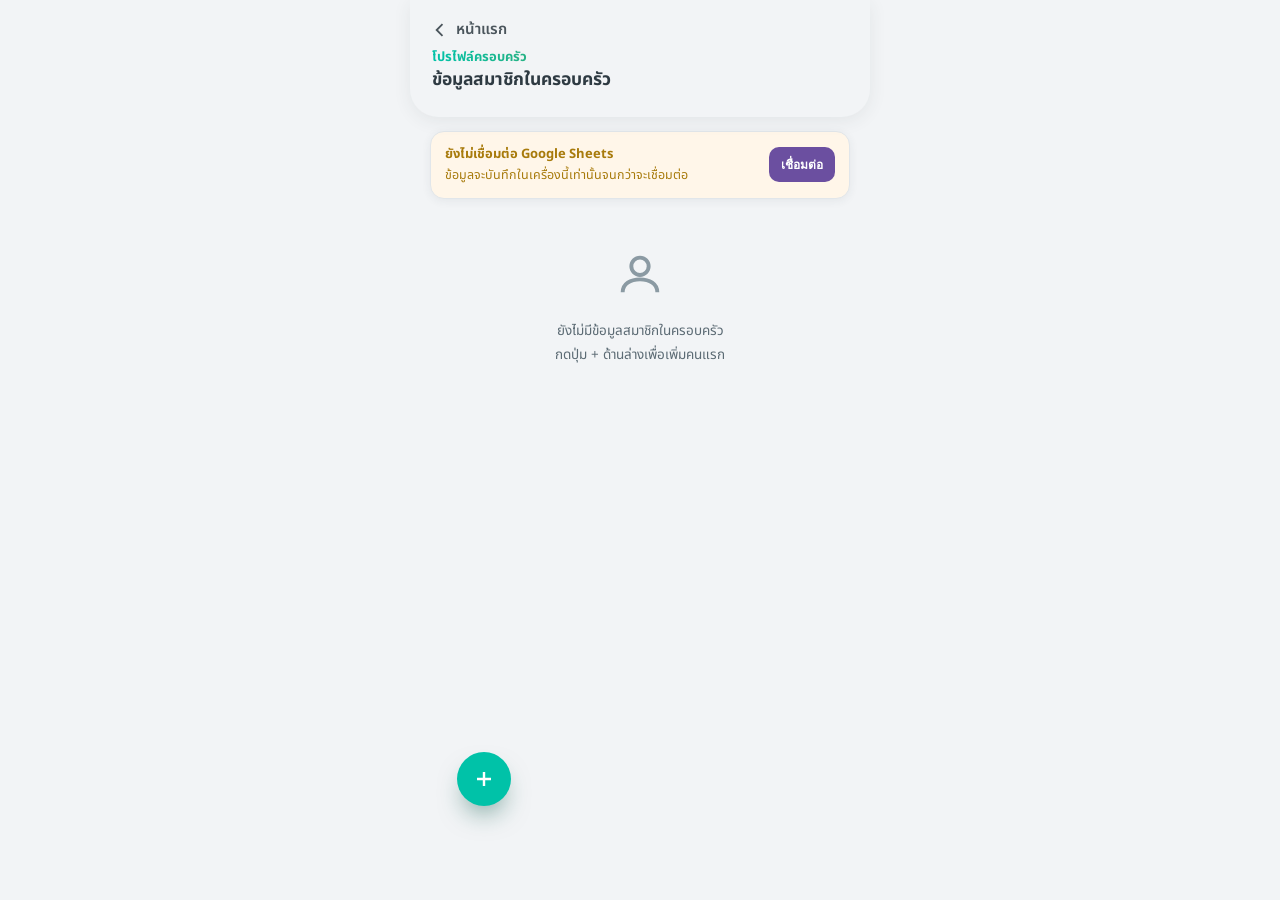
<file: profile/index.html>
<!DOCTYPE html>
<html lang="th">
<head>
<meta charset="UTF-8">
<meta name="viewport" content="width=device-width, initial-scale=1, viewport-fit=cover">
<title>โปรไฟล์ครอบครัว — My Family Funds</title>
<meta name="theme-color" content="#00C2A8">
<link rel="preconnect" href="https://fonts.googleapis.com">
<link href="https://fonts.googleapis.com/css2?family=Prompt:wght@500;600;700&family=Noto+Sans+Thai:wght@400;500;600;700&display=swap" rel="stylesheet">
<link rel="stylesheet" href="../shell.css">
<script src="../data-safety.js"></script>
<script src="https://accounts.google.com/gsi/client" async defer></script>
</head>
<body>

<div class="mff-app" style="padding-bottom:20px">

  <div class="mff-hero-wrap" style="padding-bottom:20px;border-radius:0 0 28px 28px">
    <div class="mff-topbar">
      <a class="back" href="../index.html">
        <svg viewBox="0 0 24 24" fill="none" stroke="currentColor" stroke-width="2.2"><path d="M15 5 8 12l7 7"/></svg>
        หน้าแรก
      </a>
      <span></span>
    </div>
    <div class="mff-hero" style="padding-top:0">
      <p class="eyebrow" style="margin-bottom:2px">โปรไฟล์ครอบครัว</p>
      <h1 style="font-size:17.5px;white-space:nowrap">ข้อมูลสมาชิกในครอบครัว</h1>
    </div>
  </div>

  <div id="connectBanner"></div>

  <div id="viewRoot"></div>

</div>

<!-- hidden file input for photo picking, shared by add/edit -->
<input type="file" id="photoInput" accept="image/*" style="display:none">

<script src="../config.js"></script>
<script src="../portfolio/auth-open.js"></script>
<script>
(function(){
'use strict';

/* ===================== Google Sheets sync (same pattern & same
   Client ID / Spreadsheet ID as the Portfolio module — only adds a
   separate "Profiles" tab, never touches Funds/FundMaster/etc.) ===================== */
const SHEETS_SCOPE='https://www.googleapis.com/auth/spreadsheets';
const CACHE_KEY='mff_profiles_cache_v1';
const TAB='Profiles';
const HEADERS=['ID','Photo','FirstName','LastName','BloodGroup','Address','Email','Phone','CreatedAt','UpdatedAt','Relation','BankAccounts','IDCard'];

let sheetsToken=null, sheetsTokenExpiresAt=0;
let sheetId=localStorage.getItem('google_sheet_id')||'';
let sheetsClient=null;
let people=[]; // in-memory list of profile records
let view={mode:'list', id:null, editing:false}; // 'list' | 'detail'

function getGoogleClientId(){return localStorage.getItem('google_client_id')||'';}
function sheetHeaders(extra){return Object.assign({'Authorization':'Bearer '+sheetsToken},extra||{});}

function ensureSheetsClient(cid){
  if(!window.google?.accounts?.oauth2){toast('Google API ยังโหลดไม่เสร็จ ลองใหม่อีกครั้ง');return null;}
  if(!sheetsClient||sheetsClient._cid!==cid){
    sheetsClient=google.accounts.oauth2.initTokenClient({client_id:cid,scope:SHEETS_SCOPE,callback:async r=>{
      if(r.error){toast('เชื่อมต่อ Google Sheets ไม่สำเร็จ');return;}
      sheetsToken=r.access_token;
      sheetsTokenExpiresAt=Date.now()+Math.max(60,(Number(r.expires_in)||3600)-60)*1000;
      window.MFFGoogleSession?.saveSheetsToken(sheetsToken,sheetsTokenExpiresAt);
      localStorage.setItem('google_sheets_connected','1');
      renderConnectBanner();
      if(sheetsClient._mffResolve){const rr=sheetsClient._mffResolve;sheetsClient._mffResolve=null;rr(true);}
      render();
      toast('เชื่อมต่อ Google Sheets แล้ว • ยังไม่ดึงข้อมูลอัตโนมัติ');
    }});
    sheetsClient._cid=cid;
  }
  return sheetsClient;
}

async function ensureSheetsAccess(interactive=true){
  if(sheetsToken && Date.now()<sheetsTokenExpiresAt) return true;
  const cached=window.MFFGoogleSession?.getSheetsToken();
  if(cached?.token){ sheetsToken=cached.token; sheetsTokenExpiresAt=cached.expiresAt; return true; }
  if(!interactive) return false;
  const cid=getGoogleClientId(); if(!cid||!sheetId) return false;
  const c=ensureSheetsClient(cid); if(!c) return false;
  // No silent OAuth here: navigation/module load must never trigger Google authorization.
  // If the session token is absent/expired, the user must explicitly reconnect from Settings.
  return false;
}

async function sheetsApi(url,opts={}){
  if(!sheetsToken) throw new Error('Google Sheets ยังไม่ได้รับสิทธิ์');
  const r=await fetch(url,Object.assign({headers:sheetHeaders({'Content-Type':'application/json'})},opts));
  if(r.status===401||r.status===403){localStorage.removeItem('google_sheets_connected');window.MFFGoogleSession?.clearSheetsToken();sheetsToken=null;throw new Error('สิทธิ์หมดอายุ กรุณาเชื่อมต่อใหม่');}
  if(!r.ok)throw new Error(await r.text());
  return r.json();
}

// Only ever ADDS the "Profiles" tab if missing. Never touches the other
// tabs (Funds/FundMaster/PlanMaster/Investments/MarketWatch) used by Portfolio.
async function ensureProfilesTab(){
  const meta=await sheetsApi(`https://sheets.googleapis.com/v4/spreadsheets/${encodeURIComponent(sheetId)}?fields=sheets.properties`);
  const titles=(meta.sheets||[]).map(s=>s.properties.title);
  if(!titles.includes(TAB)){
    await sheetsApi(`https://sheets.googleapis.com/v4/spreadsheets/${encodeURIComponent(sheetId)}:batchUpdate`,{method:'POST',body:JSON.stringify({requests:[{addSheet:{properties:{title:TAB}}}]})});
    await sheetsApi(`https://sheets.googleapis.com/v4/spreadsheets/${encodeURIComponent(sheetId)}/values/${TAB}!A1?valueInputOption=USER_ENTERED`,{method:'PUT',body:JSON.stringify({range:`${TAB}!A1`,majorDimension:'ROWS',values:[HEADERS]})});
  }
}

function mergeById(localList, remoteList){
  const map=new Map();
  remoteList.forEach(r=>map.set(r.id, r));
  localList.forEach(l=>{
    const r=map.get(l.id);
    if(!r){ map.set(l.id, l); return; }
    const lt=Date.parse(l.updatedAt)||0, rt=Date.parse(r.updatedAt)||0;
    map.set(l.id, lt>rt ? l : r);
  });
  return Array.from(map.values());
}
async function pullProfiles(force){
  const j=await sheetsApi(`https://sheets.googleapis.com/v4/spreadsheets/${encodeURIComponent(sheetId)}/values/${TAB}!A:M`);
  const rows=(j.values||[]).slice(1);
  const remote=rows.filter(r=>r[0]).map(r=>({
    id:r[0], photo:r[1]||'', firstName:r[2]||'', lastName:r[3]||'', bloodGroup:r[4]||'',
    address:r[5]||'', email:r[6]||'', phone:r[7]||'', createdAt:r[8]||'', updatedAt:r[9]||'',
    relation:r[10]||'', bankAccounts: parseBankAccounts(r[11]), idCard:r[12]||''
  }));
  if(force){ people=remote; saveCache(); return; }
  const merged=mergeById(people, remote);
  const needsPushBack = JSON.stringify(merged.slice().sort((a,b)=>a.id<b.id?-1:1)) !== JSON.stringify(remote.slice().sort((a,b)=>a.id<b.id?-1:1));
  people=merged;
  saveCache();
  if(needsPushBack) await pushProfiles();
}

function parseBankAccounts(raw){
  if(!raw) return [];
  try{ const arr=JSON.parse(raw); return Array.isArray(arr)?arr:[]; }catch(e){ return []; }
}
// Google Sheets (valueInputOption=USER_ENTERED) parses plain digit strings as numbers and
// strips leading zeros (e.g. เบอร์โทร "081234..." -> 81234...) or mangles long ID numbers.
// Prefixing with a leading apostrophe forces the cell to stay literal text; the apostrophe
// itself is never stored/returned by the API, it's purely an input-time formatting hint.
function forceTextCell(v){ return v ? ("'"+v) : ''; }

async function pushProfiles(){
  const values=[HEADERS].concat(people.map(p=>[p.id,p.photo,p.firstName,p.lastName,p.bloodGroup,p.address,p.email,forceTextCell(p.phone),p.createdAt,p.updatedAt,p.relation||'',JSON.stringify(p.bankAccounts||[]),forceTextCell(p.idCard)]));
  await ensureProfilesTab();
  await sheetsApi(`https://sheets.googleapis.com/v4/spreadsheets/${encodeURIComponent(sheetId)}/values/${TAB}!A:M:clear`,{method:'POST',body:'{}'});
  await sheetsApi(`https://sheets.googleapis.com/v4/spreadsheets/${encodeURIComponent(sheetId)}/values/${TAB}!A1?valueInputOption=USER_ENTERED`,{method:'PUT',body:JSON.stringify({range:`${TAB}!A1`,majorDimension:'ROWS',values})});
}

async function syncSave(){
  saveCache();
  try{ localStorage.setItem('mff_sync_dirty_v1_profile','1'); }catch(e){}
  toast('บันทึกในเครื่องแล้ว • กด Smart Sync ที่ Settings เพื่อซิงก์ Google Sheets');
}

/* ===================== local cache (works instantly + offline) ===================== */
function saveCache(){ try{ localStorage.setItem(CACHE_KEY, JSON.stringify(people)); }catch(e){} }
function loadCache(){ try{ const raw=localStorage.getItem(CACHE_KEY); if(raw) people=JSON.parse(raw); }catch(e){} }

/* ===================== connect banner ===================== */
function renderConnectBanner(){
  const el=document.getElementById('connectBanner');
  const connected = sheetsToken || (localStorage.getItem('google_sheets_connected')==='1' && sheetId);
  if(!connected){
    el.innerHTML=`
      <div class="mff-banner">
        <div><b>ยังไม่เชื่อมต่อ Google Sheets</b>ข้อมูลจะบันทึกในเครื่องนี้เท่านั้นจนกว่าจะเชื่อมต่อ</div>
        <button id="connectBtn" type="button">เชื่อมต่อ</button>
      </div>`;
    document.getElementById('connectBtn').onclick=openConnectForm;
    return;
  }
  const lastSync=localStorage.getItem('sheet_last_sync_profile');
  el.innerHTML=`
    <div class="mff-sync-bar">
      <div class="mff-sync-bar-status">☁️ เชื่อมต่อ Google Sheets แล้ว${lastSync?(' • ซิงก์ล่าสุด '+esc(lastSync)):''}</div>
      <div class="mff-sync-bar-actions">
        <a href="../settings/index.html" class="mff-sync-bar-btn" style="text-decoration:none;display:inline-block">จัดการซิงก์ที่ Setting</a>
      </div>
    </div>`;
}
function openConnectForm(){
  const cid=localStorage.getItem('google_client_id')||'';
  const sid=sheetId||'';
  const html=`
    <div class="mff-field-row"><div class="lbl">Client ID</div><input id="cfCid" value="${esc(cid)}" placeholder="วาง Google OAuth Client ID"></div>
    <div class="mff-field-row"><div class="lbl">Sheet ID</div><input id="cfSid" value="${esc(sid)}" placeholder="ใช้ Spreadsheet ID เดียวกับ My Portfolio"></div>
    <p style="font-size:11.5px;color:var(--ink-soft);padding:0 0 6px">ใช้ Client ID / Sheet ID ชุดเดียวกับที่ตั้งค่าไว้ในโมดูล My Portfolio ได้เลย ข้อมูลจะไปรวมในสเปรดชีตเดียวกัน คนละแท็บ (Profiles) ไม่ทับข้อมูลกองทุน</p>
  `;
  modal('เชื่อมต่อ Google Sheets', html, [
    {label:'ยกเลิก', ghost:true, onClick:closeModal},
    {label:'เชื่อมต่อ', onClick:async()=>{
      const cid=document.getElementById('cfCid').value.trim();
      const sid=document.getElementById('cfSid').value.trim();
      if(!cid||!sid){ toast('กรุณากรอกให้ครบ'); return; }
      localStorage.setItem('google_client_id',cid);
      sheetId=sid; localStorage.setItem('google_sheet_id',sid);
      closeModal();
      const c=ensureSheetsClient(cid);
      if(c) c.requestAccessToken({prompt:'consent'});
    }}
  ]);
}

/* ===================== tiny modal helper ===================== */
function modal(title, bodyHtml, buttons){
  closeModal();
  const d=document.createElement('div');
  d.id='mffModal';
  d.style.cssText='position:fixed;inset:0;z-index:5000;background:rgba(20,33,29,.45);display:flex;align-items:flex-end;justify-content:center';
  d.innerHTML=`<div style="width:100%;max-width:460px;background:var(--bg);border-radius:22px 22px 0 0;padding:20px 20px calc(20px + env(safe-area-inset-bottom,0px))">
    <h3 style="margin:0 0 14px;font-size:17px">${esc(title)}</h3>
    <div>${bodyHtml}</div>
    <div style="display:flex;gap:10px;margin-top:16px" id="mffModalBtns"></div>
  </div>`;
  document.body.appendChild(d);
  const btnWrap=document.getElementById('mffModalBtns');
  buttons.forEach(b=>{
    const btn=document.createElement('button');
    btn.className='mff-btn '+(b.ghost?'mff-btn-ghost':'mff-btn-primary');
    btn.textContent=b.label;
    btn.onclick=b.onClick;
    btnWrap.appendChild(btn);
  });
  d.addEventListener('click',e=>{ if(e.target===d) closeModal(); });
}
function closeModal(){ document.getElementById('mffModal')?.remove(); }

/* ===================== helpers ===================== */
function esc(s){return String(s??'').replace(/[&<>'"]/g,c=>({'&':'&amp;','<':'&lt;','>':'&gt;',"'":'&#39;','"':'&quot;'}[c]));}
function uuid(){return 'p_'+Date.now().toString(36)+'_'+Math.random().toString(36).slice(2,9);}
function toast(msg){
  let t=document.getElementById('mffToast');
  if(!t){ t=document.createElement('div'); t.id='mffToast';
    t.style.cssText='position:fixed;left:50%;bottom:120px;transform:translateX(-50%);background:#14211D;color:#fff;padding:10px 16px;border-radius:999px;font-size:12.5px;z-index:6000;opacity:0;transition:opacity .2s;max-width:85vw;text-align:center';
    document.body.appendChild(t);
  }
  t.textContent=msg; t.style.opacity='1';
  clearTimeout(toast._tm); toast._tm=setTimeout(()=>{t.style.opacity='0';},2600);
}
function personIcon(){return `<svg viewBox="0 0 24 24" fill="none" stroke="currentColor" stroke-width="1.8"><circle cx="12" cy="8" r="4"/><path d="M4 20c0-4 3.6-6 8-6s8 2 8 6"/></svg>`;}

// Resize + compress a picked photo client-side so it fits comfortably
// inside a single Google Sheets cell (limit ~50,000 characters).
function readAndResizeImage(file){
  return new Promise((resolve,reject)=>{
    const reader=new FileReader();
    reader.onload=()=>{
      const img=new Image();
      img.onload=()=>{
        const maxDim=320;
        let w=img.width, h=img.height;
        if(w>h && w>maxDim){ h=Math.round(h*maxDim/w); w=maxDim; }
        else if(h>=w && h>maxDim){ w=Math.round(w*maxDim/h); h=maxDim; }
        const canvas=document.createElement('canvas');
        canvas.width=w; canvas.height=h;
        canvas.getContext('2d').drawImage(img,0,0,w,h);
        resolve(canvas.toDataURL('image/jpeg',0.72));
      };
      img.onerror=reject;
      img.src=reader.result;
    };
    reader.onerror=reject;
    reader.readAsDataURL(file);
  });
}

/* ===================== rendering ===================== */
function render(){
  const root=document.getElementById('viewRoot');
  if(view.mode==='detail'){
    root.innerHTML=renderDetail(people.find(p=>p.id===view.id) || null);
    wireDetail();
  } else {
    root.innerHTML=renderList();
    wireList();
  }
}

function renderList(){
  if(!people.length){
    return `
      <div class="mff-empty">
        ${personIcon().replace('width:24px','width:52px')}
        <div>ยังไม่มีข้อมูลสมาชิกในครอบครัว<br>กดปุ่ม + ด้านล่างเพื่อเพิ่มคนแรก</div>
      </div>
      <button class="mff-fab" id="addBtn" aria-label="เพิ่มสมาชิก" title="เพิ่มสมาชิก">
        <svg viewBox="0 0 24 24" fill="none" stroke="currentColor" stroke-width="2.4"><path d="M12 5v14M5 12h14"/></svg>
      </button>`;
  }
  const cards=people.map(p=>`
    <div class="mff-person-card" data-id="${esc(p.id)}">
      ${p.photo?`<img class="mff-person-photo" src="${p.photo}" alt="">`:`<div class="mff-person-photo">${personIcon()}</div>`}
      <h4>${esc(p.firstName)} ${esc(p.lastName)}</h4>
      <div class="mff-person-meta">
        ${p.relation?`<span class="mff-chip">${esc(p.relation)}</span>`:''}
        ${p.bloodGroup?`<span class="mff-chip">กรุ๊ป ${esc(p.bloodGroup)}</span>`:''}
      </div>
    </div>`).join('');
  return `
    <div class="mff-list-wrap">
      <div class="mff-people-grid">${cards}</div>
    </div>
    <button class="mff-fab" id="addBtn" aria-label="เพิ่มสมาชิก" title="เพิ่มสมาชิก">
      <svg viewBox="0 0 24 24" fill="none" stroke="currentColor" stroke-width="2.4"><path d="M12 5v14M5 12h14"/></svg>
    </button>`;
}

const BLOOD_OPTIONS=['','A','B','AB','O','ไม่ทราบ'];
const RELATION_OPTIONS=['','พ่อ','แม่','สามี','ภรรยา','ปู่','ย่า','ตา','ยาย','ลุง','ป้า','น้า','อา','พี่ชาย','พี่สาว','น้องชาย','น้องสาว','ลูกชาย','ลูกสาว','หลาน','เหลน','ญาติ','อื่นๆ'];
const BANK_OPTIONS=['','ธนาคารกรุงเทพ','ธนาคารกสิกรไทย','ธนาคารไทยพาณิชย์','ธนาคารกรุงไทย','ธนาคารกรุงศรีอยุธยา','ธนาคารทหารไทยธนชาต (ttb)','ธนาคารออมสิน','ธ.ก.ส.','ธนาคารอาคารสงเคราะห์','ธนาคารซีไอเอ็มบีไทย','ธนาคารยูโอบี','ธนาคารแลนด์ แอนด์ เฮ้าส์','ธนาคารเกียรตินาคินภัทร','ธนาคารไอซีบีซี (ไทย)','ธนาคารไทยเครดิต','กองทุนรวม/บลจ.','อื่นๆ'];

function fieldRow(label, key, val, editing, type, opts){
  if(!editing){
    if(!val) return ''; // hide empty fields in read view
    return `<div class="mff-field-row"><div class="lbl">${label}</div><div class="val">${esc(val)}</div></div>`;
  }
  if(type==='textarea'){
    return `<div class="mff-field-row"><div class="lbl">${label}</div><textarea data-field="${key}" rows="2">${esc(val)}</textarea></div>`;
  }
  if(type==='select'){
    const list=opts||[''];
    return `<div class="mff-field-row"><div class="lbl">${label}</div><select data-field="${key}">
      ${list.map(o=>`<option value="${o}" ${o===val?'selected':''}>${o||'— เลือก —'}</option>`).join('')}
    </select></div>`;
  }
  return `<div class="mff-field-row"><div class="lbl">${label}</div><input data-field="${key}" type="${type||'text'}" value="${esc(val)}"></div>`;
}

function renderDetail(p){
  const isNew = !p;
  const editing = view.editing || isNew;
  const rec = p || {id:'', photo:'', firstName:'', lastName:'', relation:'', bloodGroup:'', idCard:'', address:'', email:'', phone:'', bankAccounts:[]};

  const photoBlock = rec.photo
    ? `<img class="mff-idcard-photo" src="${rec.photo}" alt="">`
    : `<div class="mff-idcard-photo">${personIcon()}</div>`;

  const nameBlock = editing
    ? `<div style="flex:1;min-width:0;display:flex;flex-direction:column;gap:8px">
         <input data-field="firstName" placeholder="ชื่อ" value="${esc(rec.firstName)}" style="width:100%;min-width:0;border:1px solid var(--line);border-radius:10px;padding:8px 10px;font-size:16px">
         <input data-field="lastName" placeholder="นามสกุล" value="${esc(rec.lastName)}" style="width:100%;min-width:0;border:1px solid var(--line);border-radius:10px;padding:8px 10px;font-size:16px">
       </div>`
    : `<div class="mff-idcard-name"><h2>${esc(rec.firstName)} ${esc(rec.lastName)}</h2><div class="sub">${esc(rec.relation)||'สมาชิกในครอบครัว'}</div></div>`;

  const fields = [
    fieldRow('ID (หมายเลขบัตรประชาชน)','idCard',rec.idCard,editing,'text'),
    fieldRow('สถานะ','relation',rec.relation,editing,'select',RELATION_OPTIONS),
    fieldRow('กรุ๊ปเลือด','bloodGroup',rec.bloodGroup,editing,'select',BLOOD_OPTIONS),
    fieldRow('ที่อยู่','address',rec.address,editing,'textarea'),
    fieldRow('Email','email',rec.email,editing,'email'),
    fieldRow('เบอร์โทร','phone',rec.phone,editing,'tel'),
  ].join('');

  const bankSection = renderBankSection(rec.bankAccounts||[], editing);

  const actions = editing
    ? `<div class="mff-detail-actions">
         <button class="mff-btn mff-btn-ghost" id="cancelBtn">ยกเลิก</button>
         <button class="mff-btn mff-btn-primary" id="saveBtn">บันทึก</button>
       </div>
       ${!isNew?`<button class="mff-btn-danger-text" id="deleteBtn">ลบสมาชิกคนนี้</button>`:''}`
    : `<div class="mff-detail-actions">
         <button class="mff-btn mff-btn-primary" id="editBtn">แก้ไขข้อมูล</button>
       </div>`;

  return `
    <div class="mff-back-row">
      <a href="#" id="backToList">
        <svg viewBox="0 0 24 24" fill="none" stroke="currentColor" stroke-width="2.2"><path d="M15 5 8 12l7 7"/></svg>
        รายชื่อสมาชิก
      </a>
    </div>
    <div class="mff-idcard" style="margin-top:14px" data-id="${esc(rec.id)}">
      <div class="mff-idcard-top">
        <div class="mff-idcard-photo-wrap">
          ${photoBlock}
          ${editing?`<div class="mff-photo-edit-btn" id="photoEditBtn"><svg viewBox="0 0 24 24" fill="none" stroke="currentColor" stroke-width="2"><path d="M4 7h3l2-2h6l2 2h3v12H4z"/><circle cx="12" cy="13" r="3.5"/></svg></div>`:''}
        </div>
        ${nameBlock}
      </div>
      ${fields || (editing?'':'<div style="font-size:12.5px;color:var(--ink-faint)">ยังไม่มีรายละเอียดเพิ่มเติม</div>')}
      ${bankSection}
    </div>
    ${actions}
  `;
}

function bankRowHtml(b){
  b=b||{bank:'',number:''};
  return `
    <div class="mff-bank-row">
      <select class="bank-select">
        ${BANK_OPTIONS.map(o=>`<option value="${o}" ${o===b.bank?'selected':''}>${o||'— เลือกธนาคาร —'}</option>`).join('')}
      </select>
      <input class="bank-number" type="text" inputmode="numeric" placeholder="เลขบัญชี" value="${esc(b.number)}">
      <button type="button" class="bank-remove" aria-label="ลบบัญชีนี้">×</button>
    </div>`;
}

function renderBankSection(accounts, editing){
  if(!editing){
    if(!accounts.length) return '';
    return `
      <div class="mff-bank-section">
        <div class="lbl">บัญชีเงินฝาก กองทุนฯ</div>
        ${accounts.map(a=>`<div class="mff-bank-view-row"><span class="bname">${esc(a.bank)||'—'}</span><span class="bnum">${esc(a.number)||'—'}</span></div>`).join('')}
      </div>`;
  }
  const rows = accounts.length ? accounts : [{bank:'',number:''}];
  return `
    <div class="mff-bank-section">
      <div class="lbl">บัญชีเงินฝาก กองทุนฯ</div>
      <div id="bankRows">${rows.map(bankRowHtml).join('')}</div>
      <button type="button" class="mff-bank-add-btn" id="addBankBtn">+ เพิ่มบัญชี</button>
    </div>`;
}

/* ===================== event wiring ===================== */
function wireList(){
  document.getElementById('addBtn')?.addEventListener('click',()=>{
    view={mode:'detail', id:null, editing:true};
    render();
  });
  document.querySelectorAll('.mff-person-card').forEach(card=>{
    card.addEventListener('click',()=>{
      view={mode:'detail', id:card.dataset.id, editing:false};
      render();
    });
  });
}

function wireDetail(){
  document.getElementById('backToList')?.addEventListener('click',e=>{
    e.preventDefault();
    view={mode:'list', id:null, editing:false};
    render();
  });
  document.getElementById('editBtn')?.addEventListener('click',()=>{
    view.editing=true; render();
  });
  document.getElementById('cancelBtn')?.addEventListener('click',()=>{
    if(!view.id){ view={mode:'list', id:null, editing:false}; }
    else { view.editing=false; }
    render();
  });
  document.getElementById('deleteBtn')?.addEventListener('click',()=>{
    const p=people.find(x=>x.id===view.id);
    if(!p) return;
    modal('ลบสมาชิกคนนี้?', `<p style="font-size:13.5px;color:var(--ink-soft);margin:0">ต้องการลบข้อมูลของ <b>${esc(p.firstName)} ${esc(p.lastName)}</b> ใช่หรือไม่ การลบไม่สามารถย้อนกลับได้</p>`, [
      {label:'ยกเลิก', ghost:true, onClick:closeModal},
      {label:'ลบ', onClick:async()=>{
        people=people.filter(x=>x.id!==p.id);
        closeModal();
        view={mode:'list', id:null, editing:false};
        render();
        await syncSave();
      }}
    ]);
  });
  document.getElementById('photoEditBtn')?.addEventListener('click',()=>{
    const input=document.getElementById('photoInput');
    input.onchange=async()=>{
      const file=input.files[0]; if(!file) return;
      try{
        const dataUrl=await readAndResizeImage(file);
        const wrap=document.querySelector('.mff-idcard-photo-wrap');
        let img=wrap.querySelector('img.mff-idcard-photo');
        if(!img){ wrap.querySelector('.mff-idcard-photo')?.remove(); img=document.createElement('img'); img.className='mff-idcard-photo'; wrap.prepend(img); }
        img.src=dataUrl;
        wrap.dataset.pendingPhoto=dataUrl;
      }catch(e){ toast('อ่านรูปไม่สำเร็จ ลองรูปอื่น'); }
      input.value='';
    };
    input.click();
  });
  document.getElementById('addBankBtn')?.addEventListener('click',()=>{
    const wrap=document.getElementById('bankRows');
    wrap.insertAdjacentHTML('beforeend', bankRowHtml({bank:'',number:''}));
  });
  document.getElementById('bankRows')?.addEventListener('click',e=>{
    const btn=e.target.closest('.bank-remove');
    if(!btn) return;
    const rows=document.querySelectorAll('#bankRows .mff-bank-row');
    if(rows.length<=1){ btn.closest('.mff-bank-row').querySelectorAll('select,input').forEach(el=>el.value=''); return; }
    btn.closest('.mff-bank-row').remove();
  });
  document.getElementById('saveBtn')?.addEventListener('click', async()=>{
    const card=document.querySelector('.mff-idcard');
    const get=k=>card.querySelector(`[data-field="${k}"]`)?.value?.trim()||'';
    const firstName=get('firstName'), lastName=get('lastName');
    if(!firstName){ toast('กรุณากรอกชื่ออย่างน้อย'); return; }
    const now=new Date().toISOString();
    const pendingPhoto=document.querySelector('.mff-idcard-photo-wrap')?.dataset.pendingPhoto;
    const bankAccounts=Array.from(card.querySelectorAll('#bankRows .mff-bank-row')).map(row=>({
      bank: row.querySelector('.bank-select').value,
      number: row.querySelector('.bank-number').value.trim()
    })).filter(b=>b.bank||b.number);

    let p=people.find(x=>x.id===view.id);
    if(!p){
      p={id:uuid(), photo:'', createdAt:now};
      people.push(p);
      view.id=p.id;
    }
    p.firstName=firstName; p.lastName=lastName;
    p.relation=get('relation');
    p.bloodGroup=get('bloodGroup'); p.address=get('address');
    p.email=get('email'); p.phone=get('phone'); p.idCard=get('idCard');
    p.bankAccounts=bankAccounts;
    p.updatedAt=now;
    if(pendingPhoto) p.photo=pendingPhoto;

    view.editing=false;
    render();
    await syncSave();
  });
}

/* ===================== boot ===================== */
loadCache();
renderConnectBanner();
render();

window.addEventListener('load', async ()=>{
  // Google is not contacted automatically when opening a module. Use Smart Sync in Settings.
});

})();
</script>


<script id="mff-module-ready-v14">
(function(){const p=new URLSearchParams(location.search);if(p.get('audit')!=='1')return;setTimeout(function(){if(!window.parent||window.parent===window)return;try{window.parent.postMessage({type:'MFF_MODULE_READY',module:'My Profile',version:'V14',detail:'ระบบโมดูลและ Google Sheets adapter พร้อม'},window.location.origin)}catch(e){}},80)})();
</script>

</body>
</html>
</file>
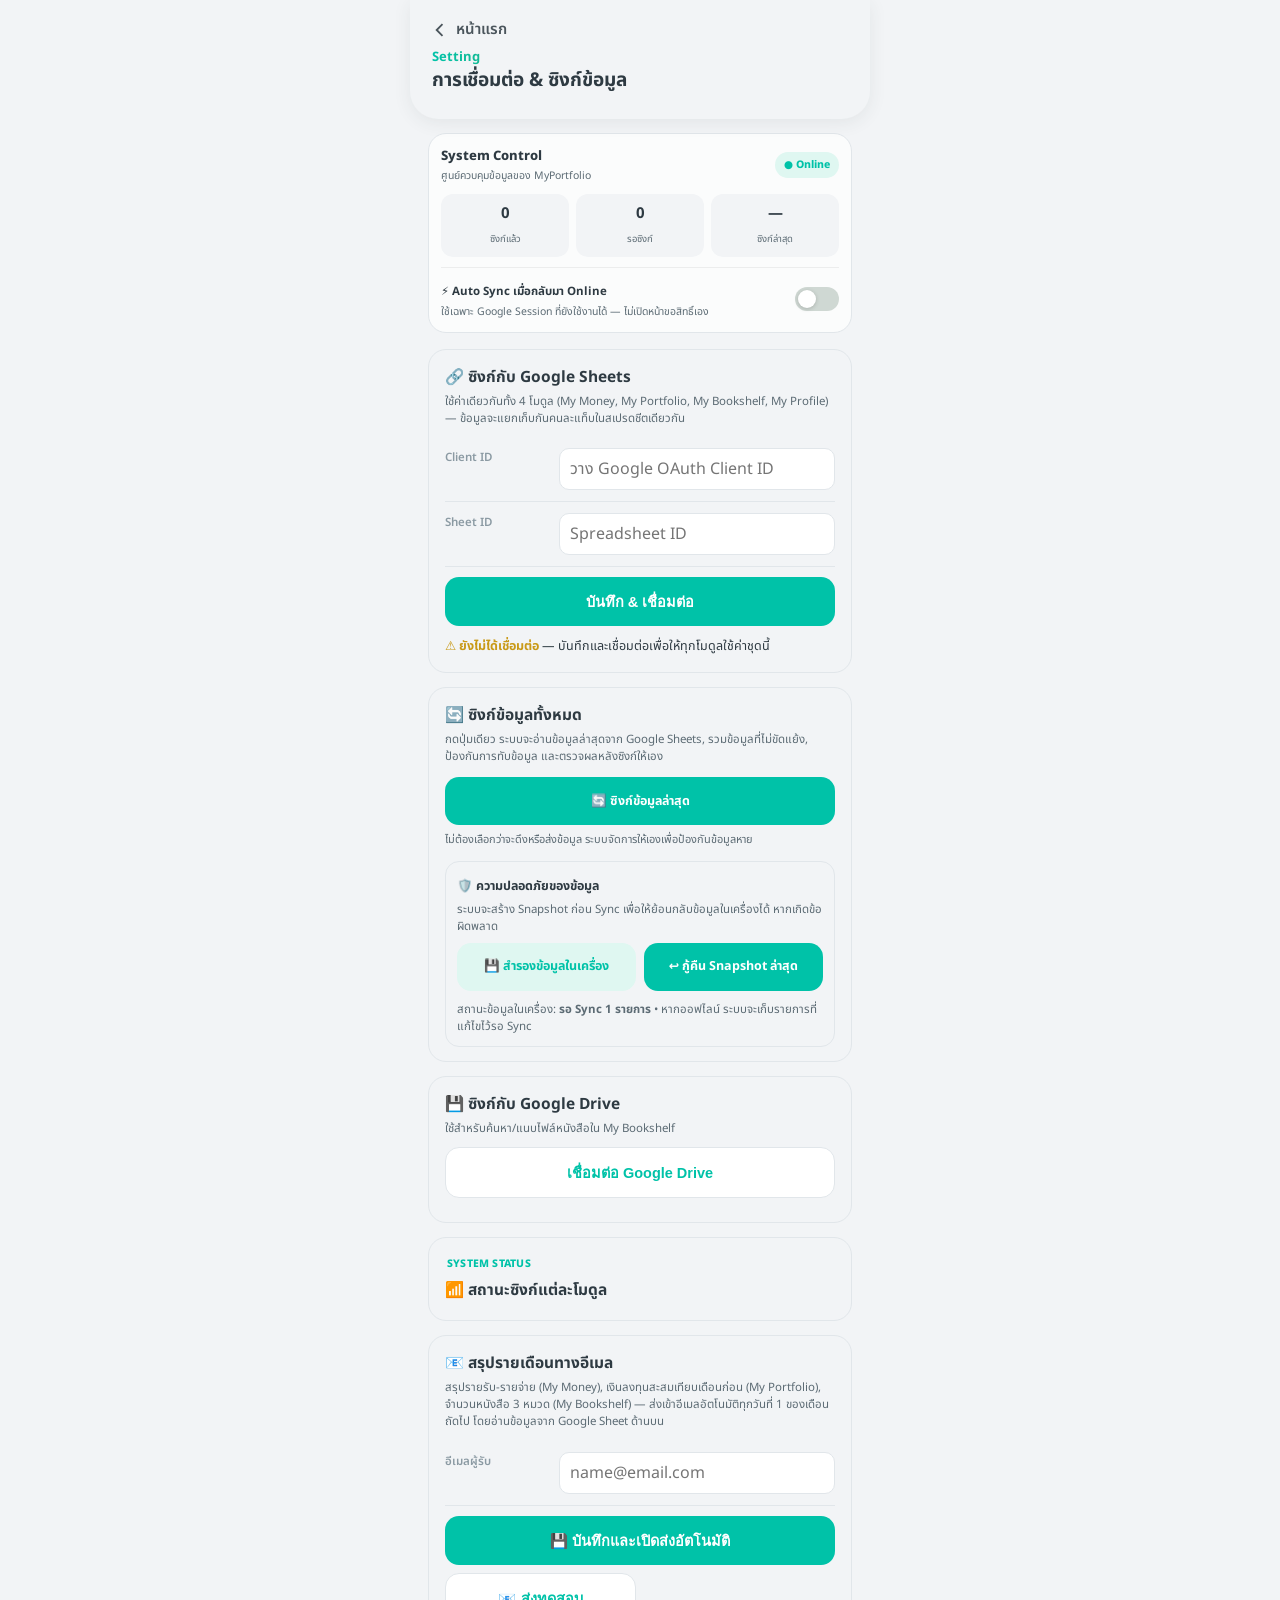
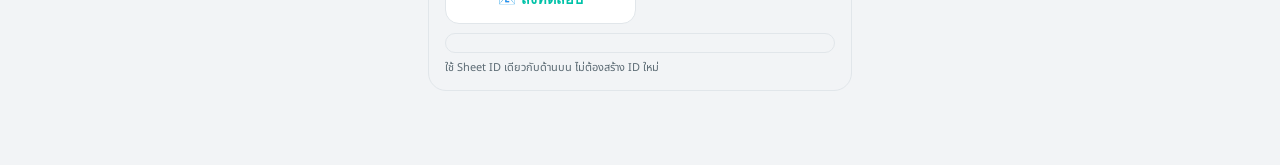
<file: settings/index.html>
<!DOCTYPE html>
<html lang="th">
<head>
<meta charset="UTF-8">
<meta name="viewport" content="width=device-width, initial-scale=1, viewport-fit=cover">
<title>Setting — My Family Funds</title>
<meta name="theme-color" content="#00C2A8">
<link rel="preconnect" href="https://fonts.googleapis.com">
<link href="https://fonts.googleapis.com/css2?family=Prompt:wght@500;600;700&family=Noto+Sans+Thai:wght@400;500;600;700&display=swap" rel="stylesheet">
<link rel="stylesheet" href="../shell.css">
<script src="../data-safety.js"></script>
<script src="https://accounts.google.com/gsi/client" async defer></script>
<style>
.mff-settings-body{padding:16px 18px 40px;max-width:460px;margin:0 auto}
.mff-settings-card{background:var(--bg);box-shadow:var(--shadow-card);border-radius:18px;padding:16px 16px 14px;margin-bottom:14px}
.mff-settings-card h2{margin:0 0 4px;font-size:15.5px;display:flex;align-items:center;gap:7px}
.mff-settings-card .hint{margin:0 0 10px;font-size:11.5px;color:var(--ink-soft);line-height:1.5}
.mff-settings-actions{display:flex;gap:8px;margin-top:10px}
.mff-sync-status{margin-top:10px;font-size:12.5px;line-height:1.7}
.mff-sync-status .ok{color:#1f8a63;font-weight:700}
.mff-sync-status .warn{color:#C99A18;font-weight:700}
.mff-module-row{display:flex;justify-content:space-between;align-items:center;padding:8px 0;border-bottom:1px solid var(--line);font-size:12.5px}
.mff-module-row:last-child{border-bottom:0}
.mff-module-row b{font-weight:700;color:var(--ink)}
.mff-module-row span{color:var(--ink-soft)}
.mff-admin-lock{text-align:center;padding:14px 6px;color:var(--ink-faint);font-size:12.5px}
.mff-sync-module-row{display:flex;align-items:center;justify-content:space-between;gap:8px;padding:10px 0;border-bottom:1px solid var(--line);flex-wrap:wrap}
.mff-sync-module-row:last-child{border-bottom:0}
.mff-sync-module-name{font-size:13px;font-weight:700;flex:1;min-width:110px}
.mff-sync-module-btns{display:flex;gap:6px;flex:none}
.mff-sync-dir-btn{
  border:0;background:var(--bg);color:var(--primary);font-weight:700;font-size:11px;
  border-radius:10px;padding:7px 9px;cursor:pointer;white-space:nowrap;text-decoration:none;display:inline-block;
}
 .mff-sync-all-actions{display:grid;grid-template-columns:1fr 1fr;gap:10px;margin-top:12px}
.mff-sync-all-btn{border:0;border-radius:14px;padding:12px 10px;font-family:inherit;font-size:12.5px;font-weight:700;cursor:pointer;min-height:48px;box-shadow:0 4px 12px rgba(15,91,77,.08)}
.mff-sync-all-btn.pull{background:var(--primary-soft);color:var(--primary)}
.mff-sync-all-btn.push{background:var(--primary);color:#fff}
.mff-sync-all-btn:disabled{opacity:.55;cursor:wait}
.mff-sync-progress{margin-top:12px;padding:10px 11px;background:var(--bg);border-radius:12px}
.mff-sync-progress-head{display:flex;justify-content:space-between;gap:10px;font-size:11.5px;color:var(--ink-soft);margin-bottom:7px}
.mff-sync-progress-bar{height:6px;background:var(--line);border-radius:999px;overflow:hidden}
.mff-sync-progress-bar span{display:block;height:100%;width:0;background:var(--primary);border-radius:999px;transition:width .2s ease}
.mff-sync-safety{margin-top:12px;padding:11px;border:1px solid var(--line);border-radius:14px;background:var(--bg)}
.mff-sync-safety-actions{display:grid;grid-template-columns:1fr 1fr;gap:8px;margin-top:8px}
.mff-sync-history{margin-top:8px;max-height:180px;overflow:auto;font-size:11px;color:var(--ink-soft)}
.mff-sync-history div{padding:6px 0;border-bottom:1px solid var(--line)}
@media(max-width:360px){.mff-sync-safety-actions{grid-template-columns:1fr}}
@media(max-width:360px){.mff-sync-all-actions{grid-template-columns:1fr}.mff-sync-all-btn{min-height:44px}}

.mff-control-strip{margin:14px 18px 0;padding:12px;border:1px solid var(--line);border-radius:18px;background:rgba(255,255,255,.72);box-shadow:var(--shadow-card)}
.mff-control-top{display:flex;align-items:center;justify-content:space-between;gap:10px}
.mff-control-title{font-size:13px;font-weight:800;color:var(--ink)}
.mff-control-sub{font-size:10.5px;color:var(--ink-soft);margin-top:2px}
.mff-online-pill{font-size:10.5px;font-weight:800;padding:5px 9px;border-radius:999px;background:var(--primary-soft);color:var(--primary);white-space:nowrap}
.mff-online-pill.offline{background:#f3e2d5;color:#A87B0C}
.mff-control-grid{display:grid;grid-template-columns:repeat(3,1fr);gap:7px;margin-top:10px}
.mff-control-stat{padding:8px 7px;border-radius:12px;background:var(--bg);text-align:center}
.mff-control-stat b{display:block;font-size:15px;color:var(--ink)}
.mff-control-stat span{font-size:9.5px;color:var(--ink-soft)}
.mff-section-label{font-size:10.5px;font-weight:800;color:var(--primary);letter-spacing:.02em;margin:2px 2px 7px;text-transform:uppercase}
.mff-module-sync-status{font-size:10.5px;color:var(--ink-soft);text-align:right}
.mff-status-chip{display:inline-flex;align-items:center;gap:4px;padding:4px 7px;border-radius:999px;font-size:10px;font-weight:800;background:var(--bg);white-space:nowrap}
.mff-status-chip.ok{background:#dfeee8;color:#1f8a63}.mff-status-chip.pending{background:#f4ead7;color:#A87B0C}.mff-status-chip.neutral{background:var(--bg);color:var(--ink-soft)}
.mff-primary-sync{position:relative;overflow:hidden}
.mff-primary-sync:after{content:'';position:absolute;inset:0;background:linear-gradient(110deg,transparent 20%,rgba(255,255,255,.18) 45%,transparent 70%);transform:translateX(-100%);animation:mffSyncShine 4s infinite}
@keyframes mffSyncShine{55%,100%{transform:translateX(100%)}}
.mff-danger-note{font-size:10.5px;color:var(--ink-faint);line-height:1.45;margin-top:8px}
@media(max-width:360px){.mff-control-grid{grid-template-columns:1fr 1fr}.mff-control-stat:last-child{grid-column:1/-1}}

/* Clean Sync UI — keep diagnostics in code, out of the user's way */
.mff-clean-note{font-size:11px;color:var(--ink-soft);line-height:1.5;margin-top:7px}
.mff-clean-last{margin-top:9px;padding:9px 10px;border:1px solid var(--line);border-radius:12px;background:var(--bg);font-size:11.5px}
.mff-primary-sync:after{display:none!important}
.mff-settings-card,.mff-control-strip,.mff-sync-all-btn,.mff-sync-progress,.mff-sync-safety{box-shadow:none!important}
#mffQueuePanel,#syncHistory{display:none!important}
#advancedGoogleSession,#advancedCache,#advancedBackend{display:none!important}
#btnModuleAudit,#btnSyncPreflight,#btnSyncEngineTest,#btnQueueSafetyTest,#btnFinalLocalCheck,#btnSyncAllPull,#btnSyncAllPush{display:none!important}
#syncAllProgress{margin-top:10px}
.mff-report-status{margin-top:9px;padding:9px 10px;border-radius:12px;background:var(--bg);border:1px solid var(--line);font-size:11.5px;line-height:1.5}
</style>
</head>
<body>

<div class="mff-app" style="padding-bottom:20px">

  <div class="mff-hero-wrap" style="padding-bottom:20px;border-radius:0 0 28px 28px">
    <div class="mff-topbar">
      <a class="back" href="../index.html">
        <svg viewBox="0 0 24 24" fill="none" stroke="currentColor" stroke-width="2.2"><path d="M15 5 8 12l7 7"/></svg>
        หน้าแรก
      </a>
      <span></span>
    </div>
    <div class="mff-hero" style="padding-top:0">
      <p class="eyebrow" style="margin-bottom:2px">Setting</p>
      <h1 style="font-size:19px;white-space:nowrap">การเชื่อมต่อ & ซิงก์ข้อมูล</h1>
    </div>
  </div>

  <section class="mff-control-strip" aria-label="สถานะระบบ">
    <div class="mff-control-top">
      <div><div class="mff-control-title">System Control</div><div class="mff-control-sub">ศูนย์ควบคุมข้อมูลของ MyPortfolio</div></div>
      <span id="mffOnlinePill" class="mff-online-pill">● Online</span>
    </div>
    <div class="mff-control-grid">
      <div class="mff-control-stat"><b id="mffStatSynced">0</b><span>ซิงก์แล้ว</span></div>
      <div class="mff-control-stat"><b id="mffStatPending">0</b><span>รอซิงก์</span></div>
      <div class="mff-control-stat"><b id="mffStatLast">—</b><span>ซิงก์ล่าสุด</span></div>
    </div>
    <div style="display:flex;align-items:center;justify-content:space-between;gap:10px;margin-top:10px;padding-top:10px;border-top:1px solid rgba(0,0,0,.06)">
      <div><b style="font-size:11.5px">⚡ Auto Sync เมื่อกลับมา Online</b><div style="font-size:10.5px;color:var(--ink-soft);margin-top:2px">ใช้เฉพาะ Google Session ที่ยังใช้งานได้ — ไม่เปิดหน้าขอสิทธิ์เอง</div></div>
      <label style="position:relative;width:44px;height:24px;flex:0 0 auto"><input id="autoSyncToggle" type="checkbox" style="opacity:0;width:0;height:0"><span id="autoSyncTrack" style="position:absolute;inset:0;border-radius:999px;background:#cfd8d3;transition:.2s;cursor:pointer"><i style="position:absolute;width:18px;height:18px;left:3px;top:3px;border-radius:50%;background:#fff;box-shadow:0 1px 4px rgba(0,0,0,.18);transition:.2s"></i></span></label>
    </div>
  </section>

  <div class="mff-settings-body">

    <section class="mff-settings-card" id="advancedGoogleSession">
      <h2>🔐 Google Session</h2>
      <p class="hint">สิทธิ์ Google จะอยู่เฉพาะใน session ของเบราว์เซอร์ ไม่เก็บ access token ไว้ใน Local Storage และจะไม่ขอสิทธิ์ใหม่เมื่อเปลี่ยนหน้า</p>
      <div class="mff-settings-actions">
        <button id="btnClearGoogleSession" class="mff-btn mff-btn-ghost" type="button">ล้างสิทธิ์ Google</button>
      </div>
      <div class="mff-sync-status" id="statusGoogleSession"></div>
    </section>

    <section class="mff-settings-card">
      <h2>🔗 ซิงก์กับ Google Sheets</h2>
      <p class="hint">ใช้ค่าเดียวกันทั้ง 4 โมดูล (My Money, My Portfolio, My Bookshelf, My Profile) — ข้อมูลจะแยกเก็บกันคนละแท็บในสเปรดชีตเดียวกัน</p>
      <div class="mff-field-row"><div class="lbl">Client ID</div><input id="cfgClientId" placeholder="วาง Google OAuth Client ID"></div>
      <div class="mff-field-row"><div class="lbl">Sheet ID</div><input id="cfgSheetId" placeholder="Spreadsheet ID"></div>
      <div class="mff-settings-actions">
        <button id="btnSaveSheets" class="mff-btn mff-btn-primary">บันทึก & เชื่อมต่อ</button>
      </div>
      <div class="mff-sync-status" id="statusSheets"></div>
    </section>

    <section class="mff-settings-card">
      <h2>🔄 ซิงก์ข้อมูลทั้งหมด</h2>
      <p class="hint">กดปุ่มเดียว ระบบจะอ่านข้อมูลล่าสุดจาก Google Sheets, รวมข้อมูลที่ไม่ขัดแย้ง, ป้องกันการทับข้อมูล และตรวจผลหลังซิงก์ให้เอง</p>
      <div class="mff-sync-all-actions">
        <button type="button" class="mff-sync-all-btn push mff-primary-sync" id="btnSmartSync" style="grid-column:1/-1">🔄 ซิงก์ข้อมูลล่าสุด</button>
      </div>
      <div class="mff-clean-note">ไม่ต้องเลือกว่าจะดึงหรือส่งข้อมูล ระบบจัดการให้เองเพื่อป้องกันข้อมูลหาย</div>
      <div class="mff-sync-progress" id="syncAllProgress" hidden>
        <div class="mff-sync-progress-head"><b id="syncAllProgressTitle">กำลังซิงก์…</b><span id="syncAllProgressCount">0/5</span></div>
        <div class="mff-sync-progress-bar"><span id="syncAllProgressBar"></span></div>
      </div>
      <div class="mff-sync-status" id="statusSyncAll"></div>
      <div id="syncModuleRows"></div>
      <div class="mff-sync-safety">
        <b style="font-size:12.5px">🛡️ ความปลอดภัยของข้อมูล</b>
        <div style="font-size:11.5px;color:var(--ink-soft);margin-top:4px">ระบบจะสร้าง Snapshot ก่อน Sync เพื่อให้ย้อนกลับข้อมูลในเครื่องได้ หากเกิดข้อผิดพลาด</div>
        <div class="mff-sync-safety-actions">
          <button type="button" class="mff-sync-all-btn pull" id="btnBackupNow">💾 สำรองข้อมูลในเครื่อง</button>
          <button type="button" class="mff-sync-all-btn push" id="btnRestoreLast">↩️ กู้คืน Snapshot ล่าสุด</button>
        </div>
        <div id="syncSafetyStatus" class="mff-sync-status"></div>
        <div style="margin-top:8px;font-size:11.5px;color:var(--ink-soft)">สถานะข้อมูลในเครื่อง: <b data-mff-pending>พร้อมใช้งาน</b> • หากออฟไลน์ ระบบจะเก็บรายการที่แก้ไขไว้รอ Sync</div>
        <div id="mffQueuePanel" style="margin-top:10px;border:1px solid var(--line);border-radius:14px;padding:10px;background:#fff">
          <div style="display:flex;align-items:center;justify-content:space-between;gap:8px">
            <b style="font-size:12px">📥 Offline Queue</b>
            <span id="mffQueueCount" class="mff-status-chip neutral">0 รายการ</span>
          </div>
          <div id="mffQueueList" style="margin-top:7px;font-size:11px;color:var(--ink-soft)">ไม่มีรายการรอ Sync</div>
        </div>
        <div id="syncHistory" class="mff-sync-history"></div>
      </div>
    </section>


    <section class="mff-settings-card" id="advancedCache">
      <h2>🧹 จัดการ Cache & ข้อมูลชั่วคราว</h2>
      <p class="hint">ล้างเฉพาะข้อมูลค้นหา/แคชในเครื่องได้ โดยไม่ลบข้อมูลจริงบน Google Sheets</p>
      <div class="mff-sync-safety-actions">
        <button type="button" class="mff-sync-all-btn pull" id="btnClearBookCache">📚 ล้าง Cache หนังสือ</button>
        <button type="button" class="mff-sync-all-btn pull" id="btnClearAppCache">🗑️ ล้าง Cache แอป</button>
      </div>
      <div class="mff-sync-safety-actions" style="margin-top:8px">
        <button type="button" class="mff-sync-all-btn push" id="btnExportLocalBackup">📤 Export ข้อมูลในเครื่อง</button>
        <button type="button" class="mff-sync-all-btn pull" id="btnClearHistory">🧾 ล้างประวัติ Sync</button>
      </div>
      <div id="cacheStatus" class="mff-sync-status"></div>
    </section>

    <section class="mff-settings-card">
      <h2>💾 ซิงก์กับ Google Drive</h2>
      <p class="hint">ใช้สำหรับค้นหา/แนบไฟล์หนังสือใน My Bookshelf</p>
      <div class="mff-settings-actions">
        <button id="btnConnectDrive" class="mff-btn mff-btn-ghost">เชื่อมต่อ Google Drive</button>
      </div>
      <div class="mff-sync-status" id="statusDrive"></div>
    </section>

    <section class="mff-settings-card">
      <div class="mff-section-label">SYSTEM STATUS</div>
      <h2>📶 สถานะซิงก์แต่ละโมดูล</h2>
      <div id="statusPerModule"></div>
    </section>

    <section class="mff-settings-card">
      <h2>📧 สรุปรายเดือนทางอีเมล</h2>
      <p class="hint">สรุปรายรับ-รายจ่าย (My Money), เงินลงทุนสะสมเทียบเดือนก่อน (My Portfolio), จำนวนหนังสือ 3 หมวด (My Bookshelf) — ส่งเข้าอีเมลอัตโนมัติทุกวันที่ 1 ของเดือนถัดไป โดยอ่านข้อมูลจาก Google Sheet ด้านบน</p>
      <div id="reportAdminGate">
        <div class="mff-field-row"><div class="lbl">อีเมลผู้รับ</div><input id="cfgReportEmail" type="email" placeholder="name@email.com"></div>
        <div class="mff-settings-actions" style="display:grid;grid-template-columns:1fr 1fr;gap:8px">
          <button id="btnSaveReport" class="mff-btn mff-btn-primary" style="grid-column:1/-1">💾 บันทึกและเปิดส่งอัตโนมัติ</button>
          <button id="btnTestReport" class="mff-btn mff-btn-ghost">📧 ส่งทดสอบ</button>
          <button id="btnInstallTrigger" class="mff-btn mff-btn-ghost" style="display:none">เปิดใช้งานส่งอัตโนมัติ</button>
        </div>
        <div class="mff-report-status" id="statusReport"></div>
        <div class="mff-clean-note">ใช้ Sheet ID เดียวกับด้านบน ไม่ต้องสร้าง ID ใหม่</div>
      </div>
    </section>

    <section class="mff-settings-card" id="advancedBackend">
      <h2>⚙️ Apps Script Backend</h2>
      <div class="mff-field-row"><div class="lbl">Endpoint</div><div class="val" id="endpointDisplay" style="word-break:break-all;font-size:11px"></div></div>
      <p class="hint" style="margin-top:8px">แก้ URL นี้ได้ที่ไฟล์ <code>config.js</code> จุดเดียว ใช้ร่วมกันทั้งระบบล็อกอินและรายงานสรุปรายเดือน</p>
    </section>

  </div>
</div>

<script src="../config.js"></script>
<script src="../portfolio/auth-open.js"></script>
<script>
(function(){
'use strict';
function esc(s){return String(s==null?'':s).replace(/[&<>'"]/g,c=>({'&':'&amp;','<':'&lt;','>':'&gt;',"'":'&#39;','"':'&quot;'}[c]));}
function toast(msg){
  let t=document.getElementById('mffToast');
  if(!t){ t=document.createElement('div'); t.id='mffToast'; t.style.cssText='position:fixed;left:50%;bottom:26px;transform:translateX(-50%);background:#14211d;color:#fff;padding:10px 16px;border-radius:12px;font-size:13px;z-index:9999;max-width:88vw;text-align:center'; document.body.appendChild(t); }
  t.textContent=msg; t.style.opacity='1';
  clearTimeout(t._h); t._h=setTimeout(()=>{ t.style.opacity='0'; },2600);
}
const ENDPOINT = window.MFF_ENDPOINT || '';
document.getElementById('endpointDisplay').textContent = ENDPOINT || '(ยังไม่ได้ตั้งค่า)';

const TOKEN_KEY='mff_auth_token';
function authToken(){ return sessionStorage.getItem(TOKEN_KEY)||''; }
async function api(action,data){
  const payload=Object.assign({action},data||{});
  const token=authToken(); if(token) payload.token=token;
  const r=await fetch(ENDPOINT,{method:'POST',mode:'cors',headers:{'Content-Type':'text/plain;charset=utf-8'},body:JSON.stringify(payload)});
  const j=await r.json();
  if(!r.ok||j.ok===false) throw new Error(j.error||'เกิดข้อผิดพลาด');
  return j;
}

/* ---------- Google Sheets ---------- */
const clientIdInput=document.getElementById('cfgClientId');
const sheetIdInput=document.getElementById('cfgSheetId');
clientIdInput.value=localStorage.getItem('google_client_id')||'';
sheetIdInput.value=localStorage.getItem('google_sheet_id')||'';

function renderSheetsStatus(){
  const connected = !!window.MFFGoogleSession?.getSheetsToken() && !!sheetIdInput.value.trim();
  document.getElementById('statusSheets').innerHTML = connected
    ? '<span class="ok">✅ เชื่อมต่อแล้ว</span>'
    : '<span class="warn">⚠️ ยังไม่ได้เชื่อมต่อ</span> — บันทึกและเชื่อมต่อเพื่อให้ทุกโมดูลใช้ค่าชุดนี้';
}
let sheetsClient=null;
function ensureSheetsClient(cid){
  if(!window.google||!google.accounts||!google.accounts.oauth2) return null;
  if(!sheetsClient || sheetsClient._cid!==cid){
    sheetsClient=google.accounts.oauth2.initTokenClient({
      client_id:cid, scope:'https://www.googleapis.com/auth/spreadsheets',
      callback:r=>{
        if(r && r.access_token){ const exp=Date.now()+Math.max(60,(Number(r.expires_in)||3600)-60)*1000; window.MFFGoogleSession?.saveSheetsToken(r.access_token,exp); localStorage.setItem('google_sheets_connected','1'); renderSheetsStatus();
function renderGoogleSessionStatus(){
  const sh=window.MFFGoogleSession?.getSheetsToken();
  const dr=window.MFFGoogleSession?.getDriveToken();
  const el=document.getElementById('statusGoogleSession');
  if(el) el.innerHTML=(sh||dr)?'<span class="ok">● มี Google session ที่ใช้งานได้</span>':'<span class="warn">● ไม่มี Google session ที่ใช้งานอยู่</span>';
}
renderGoogleSessionStatus();
document.getElementById('btnClearGoogleSession')?.addEventListener('click',()=>{
  if(!confirm('ล้างสิทธิ์ Google ของ session นี้หรือไม่?')) return;
  window.MFFGoogleSession?.clearAllGoogleSession();
  renderSheetsStatus(); renderGoogleSessionStatus();
  toast('ล้างสิทธิ์ Google แล้ว');
}); toast('เชื่อมต่อ Google Sheets แล้ว'); }
        else toast('เชื่อมต่อไม่สำเร็จ');
      }
    });
    sheetsClient._cid=cid;
  }
  return sheetsClient;
}
document.getElementById('btnSaveSheets').addEventListener('click',()=>{
  const cid=clientIdInput.value.trim(), sid=sheetIdInput.value.trim();
  if(!cid||!sid){ toast('กรุณากรอกให้ครบ'); return; }
  localStorage.setItem('google_client_id',cid);
  localStorage.setItem('google_sheet_id',sid);
  const c=ensureSheetsClient(cid);
  if(c) c.requestAccessToken({prompt:'consent'});
  else toast('โหลด Google API ไม่สำเร็จ ลองใหม่อีกครั้ง');
});
renderSheetsStatus();

/* ---------- Smart Sync: three-way merge with conflict protection ---------- */
const SYNC_TARGETS = [
  { key:'daily', name:'📆 ค่าใช้จ่ายรายวัน', cacheKey:'mff_daily_cache_v1', tab:'DailyExpenses', range:'A:G',
    headers:['ID','Date','Category','Amount','Note','CreatedAt','UpdatedAt'],
    toRow:t=>[t.id,t.date,t.category,t.amount,t.note,t.createdAt,t.updatedAt],
    fromRow:r=>({id:r[0], date:r[1]||'', category:r[2]||'', amount:Number(r[3])||0, note:r[4]||'', createdAt:r[5]||'', updatedAt:r[6]||''}), lastSyncKey:'sheet_last_sync_daily' },
  { key:'money', name:'💰 ค่าใช้จ่ายรายเดือน', cacheKey:'mff_money_cache_v3', tab:'MoneyTransactions', range:'A:G',
    headers:['ID','Month','Type','Category','Amount','CreatedAt','UpdatedAt'],
    toRow:t=>[t.id,t.month,t.type,t.category,t.amount,t.createdAt,t.updatedAt],
    fromRow:r=>({id:r[0], month:r[1]||'', type:r[2]||'', category:r[3]||'', amount:Number(r[4])||0, createdAt:r[5]||'', updatedAt:r[6]||''}), lastSyncKey:'sheet_last_sync_money' },
  { key:'bookshelf', name:'📚 My Bookshelf', cacheKey:'mff_bookshelf_cache_v1', tab:'BookshelfItems', range:'A:J',
    headers:['ID','Title','Status','DriveFileId','DriveFileName','MimeType','Size','WebViewLink','AddedAt','UpdatedAt'],
    toRow:b=>[b.id,b.title,b.status,b.driveFileId,b.driveFileName,b.mimeType,b.size,b.webViewLink,b.addedAt,b.updatedAt],
    fromRow:r=>({id:r[0],title:r[1]||'',status:r[2]||'queued',driveFileId:r[3]||'',driveFileName:r[4]||'',mimeType:r[5]||'',size:r[6]||'',webViewLink:r[7]||'',addedAt:r[8]||'',updatedAt:r[9]||''}), lastSyncKey:'sheet_last_sync_bookshelf' },
  { key:'profile', name:'👤 My Profile', cacheKey:'mff_profiles_cache_v1', tab:'Profiles', range:'A:M',
    headers:['ID','Photo','FirstName','LastName','BloodGroup','Address','Email','Phone','CreatedAt','UpdatedAt','Relation','BankAccounts','IDCard'],
    toRow:p=>[p.id,p.photo,p.firstName,p.lastName,p.bloodGroup,p.address,p.email,(p.phone?("'"+p.phone):''),p.createdAt,p.updatedAt,p.relation||'',JSON.stringify(p.bankAccounts||[]),(p.idCard?("'"+p.idCard):'')],
    fromRow:r=>{ let bank=[]; try{const a=JSON.parse(r[11]||'[]');if(Array.isArray(a))bank=a;}catch(e){} return {id:r[0],photo:r[1]||'',firstName:r[2]||'',lastName:r[3]||'',bloodGroup:r[4]||'',address:r[5]||'',email:r[6]||'',phone:r[7]||'',createdAt:r[8]||'',updatedAt:r[9]||'',relation:r[10]||'',bankAccounts:bank,idCard:r[12]||''}; }, lastSyncKey:'sheet_last_sync_profile' },
];
const SYNC_BASE_PREFIX='mff_sync_base_v1_';
const SYNC_DIRTY_PREFIX='mff_sync_dirty_v1_';

async function syncAllSheetsApi(token,url,opts){
  const r=await fetch(url,Object.assign({headers:{'Authorization':'Bearer '+token,'Content-Type':'application/json'}},opts||{}));
  if(r.status===401||r.status===403) throw new Error('สิทธิ์ Google หมดอายุ กรุณาเชื่อมต่อใหม่');
  if(!r.ok) throw new Error(await r.text());
  return r.status===204?{}:r.json();
}
async function syncAllEnsureTab(token,sid,tab,headers){
  const meta=await syncAllSheetsApi(token,`https://sheets.googleapis.com/v4/spreadsheets/${encodeURIComponent(sid)}?fields=sheets.properties`);
  const titles=(meta.sheets||[]).map(x=>x.properties.title);
  if(!titles.includes(tab)){
    await syncAllSheetsApi(token,`https://sheets.googleapis.com/v4/spreadsheets/${encodeURIComponent(sid)}:batchUpdate`,{method:'POST',body:JSON.stringify({requests:[{addSheet:{properties:{title:tab}}}]})});
    await syncAllSheetsApi(token,`https://sheets.googleapis.com/v4/spreadsheets/${encodeURIComponent(sid)}/values/${tab}!A1?valueInputOption=USER_ENTERED`,{method:'PUT',body:JSON.stringify({range:`${tab}!A1`,majorDimension:'ROWS',values:[headers]})});
  }
}
async function ensureSheetsTokenForSyncAll(cid){
  const cached=window.MFFGoogleSession?.getSheetsToken();
  if(cached?.token)return cached.token;
  return new Promise(resolve=>{
    if(!window.google?.accounts?.oauth2){resolve(null);return;}
    const c=google.accounts.oauth2.initTokenClient({client_id:cid,scope:'https://www.googleapis.com/auth/spreadsheets',callback:r=>{
      if(r&&r.access_token){const exp=Date.now()+Math.max(60,(Number(r.expires_in)||3600)-60)*1000;window.MFFGoogleSession?.saveSheetsToken(r.access_token,exp);resolve(r.access_token);}else resolve(null);
    }});
    try{c.requestAccessToken({prompt:'consent'});}catch(e){resolve(null);}
  });
}
function stable(v){
  if(v===undefined)return null;
  if(v===null||typeof v!=='object')return v;
  if(Array.isArray(v))return v.map(stable);
  const o={};Object.keys(v).sort().forEach(k=>{o[k]=stable(v[k]);});return o;
}
function same(a,b){return JSON.stringify(stable(a))===JSON.stringify(stable(b));}
function listMap(list){const m=new Map();(list||[]).filter(x=>x&&x.id).forEach(x=>m.set(String(x.id),x));return m;}
const SYNC_BACKUP_KEY='mff_sync_backup_v2';
const SYNC_HISTORY_KEY='mff_sync_history_v2';
function getBase(t){try{return JSON.parse(localStorage.getItem(SYNC_BASE_PREFIX+t.key)||'[]')||[];}catch(e){return [];}}
function setBase(t,list){localStorage.setItem(SYNC_BASE_PREFIX+t.key,JSON.stringify(list||[]));localStorage.setItem(t.lastSyncKey,new Date().toLocaleString('th-TH',{hour:'2-digit',minute:'2-digit'}));}
function getLocal(t){try{return JSON.parse(localStorage.getItem(t.cacheKey)||'[]')||[];}catch(e){return [];}}
function setLocal(t,list){localStorage.setItem(t.cacheKey,JSON.stringify(list||[]));localStorage.removeItem(SYNC_DIRTY_PREFIX+t.key);}
function markDirty(t){localStorage.setItem(SYNC_DIRTY_PREFIX+t.key,'1');}
function isDirty(t){return localStorage.getItem(SYNC_DIRTY_PREFIX+t.key)==='1';}
function createBackup(label,remoteByKey){
  const snap={id:'snap_'+Date.now(),label,createdAt:new Date().toISOString(),modules:{}};
  for(const t of SYNC_TARGETS) snap.modules[t.key]={local:getLocal(t),base:getBase(t),remote:(remoteByKey&&remoteByKey[t.key])||null};
  try{localStorage.setItem(SYNC_BACKUP_KEY,JSON.stringify(snap));document.getElementById('syncSafetyStatus').innerHTML='<span class="ok">✅ สำรอง Snapshot ล่าสุดแล้ว</span>';}catch(e){document.getElementById('syncSafetyStatus').innerHTML='<span class="warn">⚠️ สำรองไม่สำเร็จ: พื้นที่จัดเก็บไม่พอ</span>';throw e;}
  return snap;
}
function restoreBackup(){
  let snap=null;try{snap=JSON.parse(localStorage.getItem(SYNC_BACKUP_KEY)||'null');}catch(e){}
  if(!snap){toast('ยังไม่มี Snapshot ให้กู้คืน');return;}
  if(!confirm('กู้คืนข้อมูลในเครื่องจาก Snapshot '+new Date(snap.createdAt).toLocaleString('th-TH')+' ?\n\nข้อมูลที่แก้หลัง Snapshot จะถูกย้อนกลับ'))return;
  for(const t of SYNC_TARGETS){const m=snap.modules[t.key]||{};setLocal(t,m.local||[]);setBase(t,m.base||[]);if(m.local&&m.local.length)markDirty(t);}
  renderSyncModuleRows();renderModuleStatus();document.getElementById('syncSafetyStatus').innerHTML='<span class="ok">↩️ กู้คืน Snapshot แล้ว — Google Sheets ยังไม่ถูกแก้</span>';toast('กู้คืนข้อมูลในเครื่องแล้ว');
}
function addSyncHistory(type,detail){
  let a=[];try{a=JSON.parse(localStorage.getItem(SYNC_HISTORY_KEY)||'[]')||[];}catch(e){}
  a.unshift({at:new Date().toISOString(),type,detail});a=a.slice(0,30);localStorage.setItem(SYNC_HISTORY_KEY,JSON.stringify(a));renderSyncHistory();
}
function renderSyncHistory(){
  let a=[];try{a=JSON.parse(localStorage.getItem(SYNC_HISTORY_KEY)||'[]')||[];}catch(e){}
  const el=document.getElementById('syncHistory');if(!el)return;
  el.innerHTML=a.length?a.map(x=>`<div>🕒 ${esc(new Date(x.at).toLocaleString('th-TH'))} • <b>${esc(x.type)}</b> — ${esc(x.detail)}</div>`).join(''):'ยังไม่มีประวัติการซิงก์';
}
function recordLabel(t,r){if(!r)return '(ลบรายการ)';return r.title||r.name||r.category||r.date||r.month||r.firstName||r.id||'';}

async function readRemote(token,sid,t){
  await syncAllEnsureTab(token,sid,t.tab,t.headers);
  const got=await syncAllSheetsApi(token,`https://sheets.googleapis.com/v4/spreadsheets/${encodeURIComponent(sid)}/values/${t.tab}!${t.range}`);
  return (got.values||[]).slice(1).filter(r=>r[0]).map(t.fromRow);
}
async function writeRemote(token,sid,t,list){
  await syncAllEnsureTab(token,sid,t.tab,t.headers);
  const values=[t.headers].concat((list||[]).map(t.toRow));
  await syncAllSheetsApi(token,`https://sheets.googleapis.com/v4/spreadsheets/${encodeURIComponent(sid)}/values/${t.tab}!${t.range}:clear`,{method:'POST',body:'{}'});
  await syncAllSheetsApi(token,`https://sheets.googleapis.com/v4/spreadsheets/${encodeURIComponent(sid)}/values/${t.tab}!A1?valueInputOption=USER_ENTERED`,{method:'PUT',body:JSON.stringify({range:`${t.tab}!A1`,majorDimension:'ROWS',values})});
}
function threeWay(t,local,remote,base){
  const L=listMap(local),R=listMap(remote),B=listMap(base),ids=new Set([...L.keys(),...R.keys(),...B.keys()]);
  const merged=[],conflicts=[];
  for(const id of ids){
    const l=L.get(id),r=R.get(id),b=B.get(id);
    if(same(l,r)){if(l)merged.push(l);continue;}
    if(same(l,b)){if(r)merged.push(r);continue;}
    if(same(r,b)){if(l)merged.push(l);continue;}
    conflicts.push({id,local:l,remote:r,base:b});
  }
  return {merged,conflicts};
}
function conflictDialog(t,conflicts){
  return new Promise(resolve=>{
    const sample=conflicts.slice(0,6).map(c=>`<div style="padding:6px 0;border-bottom:1px solid var(--line)"><b>${esc(recordLabel(t,c.local||c.remote||c.base))}</b><div style="font-size:11px;color:var(--ink-soft)">เครื่อง: ${esc(recordLabel(t,c.local))} • Sheet: ${esc(recordLabel(t,c.remote))}</div></div>`).join('');
    const d=document.createElement('div');d.id='smartConflictModal';d.style.cssText='position:fixed;inset:0;z-index:9000;background:rgba(20,33,29,.5);display:flex;align-items:flex-end;justify-content:center';
    d.innerHTML=`<div style="width:100%;max-width:460px;max-height:82vh;background:var(--bg);border-radius:22px 22px 0 0;overflow:hidden;display:flex;flex-direction:column"><div style="padding:18px 20px 8px"><h3 style="margin:0;font-size:16px">⚠️ พบข้อมูลชนกัน: ${esc(t.name)}</h3><p style="margin:7px 0;font-size:12px;color:var(--ink-soft)">พบ ${conflicts.length} รายการที่ถูกแก้ไขทั้งในเครื่องและ Google Sheets ระบบจะไม่ทับข้อมูลให้เอง</p></div><div style="padding:0 20px;overflow:auto">${sample}${conflicts.length>6?`<div style="padding:8px 0;font-size:11px;color:var(--ink-faint)">แสดงตัวอย่าง 6 รายการแรก</div>`:''}</div><div style="display:grid;grid-template-columns:1fr 1fr;gap:8px;padding:14px 20px calc(16px + env(safe-area-inset-bottom,0px))"><button id="cfSkip" class="mff-btn mff-btn-ghost">ข้ามไว้ก่อน</button><button id="cfLocal" class="mff-btn mff-btn-ghost">ใช้ข้อมูลเครื่อง</button><button id="cfRemote" class="mff-btn mff-btn-primary" style="grid-column:1/-1">ใช้ข้อมูล Google Sheets</button></div></div>`;
    document.body.appendChild(d);
    const finish=v=>{d.remove();resolve(v);};
    d.querySelector('#cfSkip').onclick=()=>finish('skip');d.querySelector('#cfLocal').onclick=()=>finish('local');d.querySelector('#cfRemote').onclick=()=>finish('remote');
  });
}

async function safeWriteRemote(token,sid,t,list,expectedRemote){
  // Optimistic concurrency guard + read-back verification.
  // Never report success until Google Sheets returns the exact merged dataset.
  const latest=await readRemote(token,sid,t);
  if(expectedRemote && !same(latest,expectedRemote)) throw new Error('Google Sheets มีการเปลี่ยนแปลงระหว่างซิงก์ — หยุดเพื่อป้องกันการทับข้อมูล');
  let lastErr=null;
  for(let attempt=1;attempt<=2;attempt++){
    try{
      await writeRemote(token,sid,t,list);
      const verify=await readRemote(token,sid,t);
      if(same(verify,list)) return {verified:true,attempt};
      lastErr=new Error('ตรวจสอบหลังเขียนแล้วข้อมูลใน Google Sheets ยังไม่ตรงกัน');
    }catch(e){ lastErr=e; }
    if(attempt<2) await new Promise(r=>setTimeout(r,700));
  }
  throw lastErr||new Error('ยืนยันข้อมูลหลัง Sync ไม่สำเร็จ');
}

async function smartSyncOne(token,sid,t){
  const local=getLocal(t), base=getBase(t), remote=await readRemote(token,sid,t);
  const L=listMap(local),R=listMap(remote),B=listMap(base);
  const merged=[];const conflicts=[];const ids=new Set([...L.keys(),...R.keys(),...B.keys()]);
  for(const id of ids){
    const l=L.get(id),r=R.get(id),b=B.get(id);
    if(same(l,r)){if(l)merged.push(l);continue;}
    if(!b){
      if(!l&&r){merged.push(r);continue;}
      if(l&&!r){merged.push(l);continue;}
      if(l&&r){conflicts.push({id,local:l,remote:r,base:null});continue;}
    }
    if(same(l,b)){if(r)merged.push(r);continue;}
    if(same(r,b)){if(l)merged.push(l);continue;}
    conflicts.push({id,local:l,remote:r,base:b});
  }
  if(conflicts.length){
    const choice=await conflictDialog(t,conflicts);
    if(choice==='skip') return {status:'conflict',count:conflicts.length,remote};
    if(choice==='local'){
      // Keep all non-conflicting three-way merges. Resolve only the conflicting IDs with local values.
      const byId=new Map(merged.map(x=>[String(x.id),x]));
      for(const c of conflicts){ const id=String(c.id); if(c.local) byId.set(id,c.local); else byId.delete(id); }
      merged.length=0; byId.forEach(x=>merged.push(x));
      await safeWriteRemote(token,sid,t,merged,remote);setLocal(t,merged);setBase(t,merged);
      addSyncHistory('Conflict → เครื่อง',`${t.name}: ${conflicts.length} รายการ (เก็บรายการที่ไม่ชนกันไว้)`);
      return {status:'resolved-local',count:merged.length,conflicts:conflicts.length,remote};
    }
    if(choice==='remote'){
      // Keep all non-conflicting three-way merges. Resolve only the conflicting IDs with remote values.
      const byId=new Map(merged.map(x=>[String(x.id),x]));
      for(const c of conflicts){ const id=String(c.id); if(c.remote) byId.set(id,c.remote); else byId.delete(id); }
      merged.length=0; byId.forEach(x=>merged.push(x));
      setLocal(t,merged);setBase(t,merged);
      addSyncHistory('Conflict → Sheet',`${t.name}: ${conflicts.length} รายการ (เก็บรายการที่ไม่ชนกันไว้)`);
      return {status:'resolved-remote',count:merged.length,conflicts:conflicts.length,remote};
    }
  }
  await safeWriteRemote(token,sid,t,merged,remote);setLocal(t,merged);setBase(t,merged);
  addSyncHistory('Smart Sync',`${t.name}: ${merged.length} รายการ`);
  return {status:'synced',count:merged.length,remote};
}


/* V16 — Smart Sync integrity guard
   Conflict resolution must never discard records that were already merged safely.
   Expose a small local self-test so Settings can verify the three-way engine without touching Google Sheets. */
function runSmartSyncLocalSelfTest(){
  const fake={key:'selftest',name:'Sync Engine Test'};
  const base=[{id:'1',value:'base'},{id:'2',value:'base2'}];
  const local=[{id:'1',value:'local'},{id:'2',value:'base2'},{id:'3',value:'local-new'}];
  const remote=[{id:'1',value:'base'},{id:'2',value:'remote2'},{id:'4',value:'remote-new'}];
  const r=threeWay(fake,local,remote,base);
  const ok=r.conflicts.length===0 && r.merged.some(x=>x.id==='1'&&x.value==='local') && r.merged.some(x=>x.id==='2'&&x.value==='remote2') && r.merged.some(x=>x.id==='3') && r.merged.some(x=>x.id==='4');
  return {ok,summary:`non-conflict merge: ${r.merged.length}, conflicts: ${r.conflicts.length}`};
}

function setSyncAllBusy(busy){
  ['btnSmartSync','btnSyncAllPull','btnSyncAllPush'].forEach(id=>{const e=document.getElementById(id);if(e)e.disabled=busy;});
  document.getElementById('syncAllProgress').hidden=!busy;
}
function updateSyncAllProgress(index,total,name){const pct=Math.round(index/total*100);document.getElementById('syncAllProgressTitle').textContent=name;document.getElementById('syncAllProgressCount').textContent=index+'/'+total;document.getElementById('syncAllProgressBar').style.width=pct+'%';}
function renderSyncModuleRows(){
  const rows=SYNC_TARGETS.map(t=>{const v=localStorage.getItem(t.lastSyncKey);const dirty=isDirty(t);const chip=dirty?'<span class="mff-status-chip pending">🟠 รอซิงก์</span>':(v?'<span class="mff-status-chip ok">🟢 Synced</span>':'<span class="mff-status-chip neutral">⚪ ยังไม่เคยซิงก์</span>');return `<div class="mff-sync-module-row"><div class="mff-sync-module-name">${t.name}</div><div class="mff-module-sync-status">${chip}${v&&!dirty?`<div style="margin-top:3px">${esc(v)}</div>`:''}</div></div>`;}).join('')+`<div class="mff-sync-module-row"><div class="mff-sync-module-name">📊 My Portfolio</div><div class="mff-module-sync-status"><span class="mff-status-chip neutral">ดูจากโมดูล Portfolio</span></div></div>`;
  document.getElementById('syncModuleRows').innerHTML=rows;
  updateSystemPulse();
}
async function runPortfolioSmartSync(){
  return new Promise((resolve,reject)=>{
    const frame=document.createElement('iframe');
    frame.style.cssText='position:fixed;width:1px;height:1px;left:-10000px;top:-10000px;border:0;opacity:0;pointer-events:none';
    frame.setAttribute('aria-hidden','true');
    let done=false;
    const cleanup=()=>{window.removeEventListener('message',onMessage);clearTimeout(timer);frame.remove();};
    const finish=(ok,msg,count)=>{if(done)return;done=true;cleanup();ok?resolve({message:msg,count:count||0}):reject(new Error(msg||'My Portfolio Smart Sync ไม่สำเร็จ'));};
    const onMessage=e=>{if(e.source!==frame.contentWindow)return;const d=e.data||{};if(d.type!=='MFF_PORTFOLIO_SYNC_RESULT'||d.direction!=='smart')return;finish(!!d.ok,d.message,d.count);};
    window.addEventListener('message',onMessage);
    const timer=setTimeout(()=>finish(false,'My Portfolio ไม่ตอบกลับภายในเวลาที่กำหนด'),45000);
    frame.src='../portfolio/index.html?sync=smart&embedded=1';document.body.appendChild(frame);
  });
}

async function runSmartSync(opts){
  opts=opts||{};
  const cid=clientIdInput.value.trim()||localStorage.getItem('google_client_id')||'',sid=sheetIdInput.value.trim()||localStorage.getItem('google_sheet_id')||'';
  if(!cid||!sid){toast('กรุณากรอก Client ID / Sheet ID ก่อน');return;}
  setSyncAllBusy(true);const statusEl=document.getElementById('statusSyncAll');statusEl.innerHTML='กำลังตรวจสอบข้อมูลก่อนซิงก์…';const total=SYNC_TARGETS.length+1;let done=0,conf=0;
  // Snapshot which offline-queue items exist *before* this run starts. Anything already
  // queued at this moment is what this sync is about to resolve; anything added later
  // (by another tab/module while this sync is in flight) is new work and must stay queued.
  const preSyncQueueIds=(window.MFFDataSafety?.exportQueue?.()||[]).map(x=>x.qid);
  try{
    const token=await ensureSheetsTokenForSyncAll(cid);if(!token)throw new Error('ขอสิทธิ์ Google Sheets ไม่สำเร็จ');localStorage.setItem('google_sheets_connected','1');
    const remoteBackup={};
    for(const t of SYNC_TARGETS){try{remoteBackup[t.key]=await readRemote(token,sid,t);}catch(e){remoteBackup[t.key]=null;}}
    createBackup('ก่อน Smart Sync',remoteBackup);
    addSyncHistory('Backup','สร้าง Snapshot ก่อน Smart Sync');
    for(const t of SYNC_TARGETS){updateSyncAllProgress(done,total,'🔄 ตรวจ '+t.name);try{const r=await smartSyncOne(token,sid,t);if(r.status==='conflict')conf+=r.conflicts||0;}catch(e){conf++;toast(t.name+' ซิงก์ไม่สำเร็จ: '+e.message);}done++;updateSyncAllProgress(done,total,t.name+' ✓');renderSyncModuleRows();renderModuleStatus();}
    updateSyncAllProgress(done,total,'🔄 📊 My Portfolio');
    try{await runPortfolioSmartSync();done++;updateSyncAllProgress(done,total,'📊 My Portfolio ✓');}catch(e){conf++;done++;toast('My Portfolio Smart Sync ไม่สำเร็จ: '+e.message);}
    if(!conf){
      // One final read-only verification makes the first Sync authoritative before we show success.
      for(const t of SYNC_TARGETS){
        const verify=await readRemote(token,sid,t);
        if(!same(verify,getLocal(t))) throw new Error(t.name+' ยังยืนยันข้อมูลหลัง Sync ไม่สำเร็จ');
      }
      addSyncHistory('Verified Sync','ตรวจสอบข้อมูลหลัง Sync ครบทุกโมดูล');
    }
    statusEl.innerHTML=conf?`<span class="warn">⚠️ ซิงก์เสร็จแล้ว แต่มี ${conf} จุดที่ต้องตรวจสอบ</span>`:'<span class="ok">✅ ซิงก์สำเร็จและตรวจสอบข้อมูลล่าสุดแล้ว</span>';
    // Queue Safety: clear exactly the items that were already queued when this sync began.
    // (Requiring the queue to be "totally empty" after the loop never worked reliably —
    // any unrelated module writing during the run would keep re-populating it and the
    // badge would look permanently "not synced" even on a fully successful sync.)
    if(!conf && preSyncQueueIds.length && window.MFFDataSafety?.removeFromQueue){
      window.MFFDataSafety.removeFromQueue(preSyncQueueIds);
    }
    if(!opts.silent) toast(conf?'ซิงก์เสร็จแล้ว มีข้อมูลชนกันให้ตรวจสอบ':'ซิงก์ทั้งหมดเรียบร้อย');
  }catch(e){statusEl.innerHTML='<span class="warn">⚠️ '+esc(e.message||e)+'</span>';if(opts.auto) throw e;}
  finally{setSyncAllBusy(false);document.getElementById('syncAllProgressBar').style.width=(done/total*100)+'%';}
}

async function runPortfolioSyncInFrame(dir){
  return new Promise((resolve,reject)=>{
    const frame=document.createElement('iframe');frame.style.cssText='position:fixed;width:1px;height:1px;left:-10000px;top:-10000px;border:0;opacity:0;pointer-events:none';
    let done=false;const cleanup=()=>{window.removeEventListener('message',onMessage);clearTimeout(timer);frame.remove();};
    const finish=(ok,msg,count)=>{if(done)return;done=true;cleanup();ok?resolve({message:msg,count:count||0}):reject(new Error(msg||'My Portfolio ซิงก์ไม่สำเร็จ'));};
    const onMessage=e=>{if(e.source!==frame.contentWindow)return;const d=e.data||{};if(d.type!=='MFF_PORTFOLIO_SYNC_RESULT'||d.direction!==dir)return;finish(!!d.ok,d.message,d.count);};
    window.addEventListener('message',onMessage);const timer=setTimeout(()=>finish(false,'My Portfolio ไม่ตอบกลับภายในเวลาที่กำหนด'),45000);
    frame.src='../portfolio/index.html?sync='+encodeURIComponent(dir)+'&embedded=1';document.body.appendChild(frame);
  });
}

async function runSyncAll(dir){
  const cid=clientIdInput.value.trim()||localStorage.getItem('google_client_id')||'',sid=sheetIdInput.value.trim()||localStorage.getItem('google_sheet_id')||'';
  if(!cid||!sid){toast('กรุณากรอก Client ID / Sheet ID ก่อน');return;}
  const actionText=dir==='pull'?'บังคับดึงจาก Google Sheets จะทับข้อมูลในเครื่อง':'บังคับส่งจากเครื่องจะทับข้อมูลใน Google Sheets';
  if(!confirm(actionText+'\n\nควรใช้เฉพาะเมื่อแน่ใจว่าต้องการทับข้อมูล ต้องการดำเนินการต่อหรือไม่?'))return;
  setSyncAllBusy(true);const statusEl=document.getElementById('statusSyncAll');let done=0;const total=SYNC_TARGETS.length+1;
  const preSyncQueueIds=(window.MFFDataSafety?.exportQueue?.()||[]).map(x=>x.qid);
  try{const token=await ensureSheetsTokenForSyncAll(cid);if(!token)throw new Error('ขอสิทธิ์ Google Sheets ไม่สำเร็จ');
    const remoteBackup={};for(const t of SYNC_TARGETS){try{remoteBackup[t.key]=await readRemote(token,sid,t);}catch(e){remoteBackup[t.key]=null;}}
    createBackup('ก่อน Force Sync',remoteBackup);addSyncHistory('Backup','สร้าง Snapshot ก่อน Force Sync');
    for(const t of SYNC_TARGETS){updateSyncAllProgress(done,total,(dir==='pull'?'⬇️ ':'⬆️ ')+t.name);const remote=await readRemote(token,sid,t);if(dir==='pull'){setLocal(t,remote);setBase(t,remote);}else{const local=getLocal(t);await safeWriteRemote(token,sid,t,local,remote);setBase(t,local);}done++;updateSyncAllProgress(done,total,t.name+' ✓');}updateSyncAllProgress(done,total,'📊 My Portfolio');await runPortfolioSyncInFrame(dir);done++;updateSyncAllProgress(done,total,'📊 My Portfolio ✓');statusEl.innerHTML='<span class="ok">✅ บังคับซิงก์เสร็จแล้ว</span>';if(preSyncQueueIds.length&&window.MFFDataSafety?.removeFromQueue)window.MFFDataSafety.removeFromQueue(preSyncQueueIds);renderSyncModuleRows();renderModuleStatus();}
  catch(e){statusEl.innerHTML='<span class="warn">⚠️ หยุดที่ '+done+'/'+SYNC_TARGETS.length+' — '+esc(e.message||e)+'</span>';}
  finally{setSyncAllBusy(false);}
}


function runSyncSelfTest(){
  const results=[];
  const pass=(name,ok,detail)=>results.push({name,ok,detail});
  try{
    const sameLocal=(a,b)=>JSON.stringify(a)===JSON.stringify(b);
    const base=[{id:'T1',value:10}], localChanged=[{id:'T1',value:20}], remoteSame=base.slice();
    pass('Local changed / Remote unchanged', sameLocal(localChanged,localChanged), 'ควรเลือกข้อมูลจากเครื่อง');
    pass('Remote unchanged vs Base', sameLocal(remoteSame,base), 'ตรวจเงื่อนไข three-way');
    const remoteChanged=[{id:'T1',value:30}];
    pass('Local/Remote เปลี่ยนคนละค่า', !sameLocal(localChanged,remoteChanged), 'ควรเข้าสถานะ Conflict');
    const sh=window.MFFGoogleSession?.getSheetsToken();
    pass('Google token ไม่อยู่ใน localStorage', !localStorage.getItem('mff_google_sheets_access_token_v1'), sh?'มี session token':'ยังไม่มี session token');
    pass('Google session helper ทำงาน', !!window.MFFGoogleSession?.clearAllGoogleSession, 'พบ session helper');
    const bad=results.filter(x=>!x.ok);
    const box=document.getElementById('statusSyncAll');
    box.innerHTML=bad.length?'<span class="warn">⚠️ Self-test พบ '+bad.length+' จุด</span>':'<span class="ok">✅ Sync Self-test ผ่าน '+results.length+' รายการ</span>';
    addSyncHistory('Self-test',bad.length?'พบจุดตรวจสอบ '+bad.length:'ผ่าน '+results.length+' รายการ');
    toast(bad.length?'Self-test พบจุดตรวจสอบ':'ตรวจระบบ Sync ผ่านแล้ว');
    console.table(results);
    return results;
  }catch(e){ toast('Self-test ไม่สำเร็จ'); return []; }
}

document.getElementById('btnSyncSelfTest')?.addEventListener('click',runSyncSelfTest);
document.getElementById('btnSmartSync').addEventListener('click',runSmartSync);
document.getElementById('btnSyncAllPull').addEventListener('click',()=>runSyncAll('pull'));
document.getElementById('btnSyncAllPush').addEventListener('click',()=>runSyncAll('push'));
document.getElementById('btnBackupNow').addEventListener('click',()=>{try{createBackup('สำรองด้วยตนเอง');addSyncHistory('Backup','ผู้ใช้สร้าง Snapshot เอง');toast('สำรองข้อมูลในเครื่องแล้ว');}catch(e){toast('สำรองไม่สำเร็จ');}});
document.getElementById('btnRestoreLast').addEventListener('click',restoreBackup);
renderSyncHistory();
renderSyncModuleRows();
renderModuleStatus();
scheduleAutoSync('ตรวจคิว Offline ตอนเปิด Settings');

/* ---------- Google Drive (Bookshelf) ---------- */
function renderDriveStatus(){
  const connected = !!window.MFFGoogleSession?.getDriveToken();
  document.getElementById('statusDrive').innerHTML = connected
    ? '<span class="ok">✅ เชื่อมต่อแล้ว</span>'
    : '<span class="warn">⚠️ ยังไม่ได้เชื่อมต่อ</span>';
}
let driveClient=null;
document.getElementById('btnConnectDrive').addEventListener('click',()=>{
  const cid=clientIdInput.value.trim()||localStorage.getItem('google_client_id')||'';
  if(!cid){ toast('กรุณากรอก Client ID ในหัวข้อ Google Sheets ก่อน'); return; }
  if(!window.google||!google.accounts||!google.accounts.oauth2){ toast('โหลด Google API ไม่สำเร็จ ลองใหม่อีกครั้ง'); return; }
  if(!driveClient || driveClient._cid!==cid){
    driveClient=google.accounts.oauth2.initTokenClient({
      client_id:cid, scope:'https://www.googleapis.com/auth/drive.readonly',
      callback:r=>{
        if(r && r.access_token){ const exp=Date.now()+Math.max(60,(Number(r.expires_in)||3600)-60)*1000; window.MFFGoogleSession?.saveDriveToken(r.access_token,exp); localStorage.setItem('google_drive_connected','1'); renderDriveStatus(); renderGoogleSessionStatus(); toast('เชื่อมต่อ Google Drive แล้ว'); }
        else toast('เชื่อมต่อไม่สำเร็จ');
      }
    });
    driveClient._cid=cid;
  }
  driveClient.requestAccessToken({prompt:'consent'});
});
renderDriveStatus();

let autoSyncTimer=null;
let autoSyncInFlight=false;
const AUTO_SYNC_KEY='mff_auto_sync_online_v1';
const AUTO_RETRY_KEY='mff_auto_sync_retry_v1';
function autoRetryState(){try{return JSON.parse(localStorage.getItem(AUTO_RETRY_KEY)||'{}')}catch(e){return {}}}
function saveAutoRetryState(v){try{localStorage.setItem(AUTO_RETRY_KEY,JSON.stringify(v))}catch(e){}}
function autoSyncEnabled(){const v=localStorage.getItem(AUTO_SYNC_KEY);return v===null?true:v==='1';}
function renderAutoSyncToggle(){const cb=document.getElementById('autoSyncToggle'),track=document.getElementById('autoSyncTrack');if(!cb||!track)return;const on=autoSyncEnabled();cb.checked=on;track.style.background=on?'var(--primary)':'#cfd8d3';const k=track.querySelector('i');if(k)k.style.transform=on?'translateX(20px)':'translateX(0)';}
function queueItems(){try{return window.MFFDataSafety?.exportQueue?.()||[]}catch(e){return[];}}
function renderOfflineQueue(){
  const q=queueItems();
  const count=document.getElementById('mffQueueCount'),list=document.getElementById('mffQueueList');
  if(count){count.textContent=`${q.length} รายการ`;count.className='mff-status-chip '+(q.length?'pending':'ok');}
  if(!list)return;
  if(!q.length){list.textContent='ไม่มีรายการรอ Sync';return;}
  const recent=q.slice(-6).reverse();
  list.innerHTML=recent.map(x=>{
    const type=x.type==='delete'||x.type==='delete_container'?'ลบ':'แก้ไข';
    const key=String(x.key||'ข้อมูล').replace(/^mff_/,'');
    const t=x.queued_at?new Date(x.queued_at).toLocaleTimeString('th-TH',{hour:'2-digit',minute:'2-digit'}):'';
    return `<div style="display:flex;justify-content:space-between;gap:8px;padding:4px 0;border-bottom:1px solid var(--line)"><span>• ${esc(type)} · ${esc(key)}</span><span>${esc(t)}</span></div>`;
  }).join('')+(q.length>6?`<div style="padding-top:5px">และอีก ${q.length-6} รายการ…</div>`:'');
}
function hasPendingSyncWork(){return !!(queueItems().length>0 || SYNC_TARGETS.some(isDirty));}
function scheduleAutoSync(reason){
  if(!autoSyncEnabled()||navigator.onLine===false||autoSyncInFlight||!hasPendingSyncWork())return;
  const cid=clientIdInput.value.trim()||localStorage.getItem('google_client_id')||'',sid=sheetIdInput.value.trim()||localStorage.getItem('google_sheet_id')||'';
  const cached=window.MFFGoogleSession?.getSheetsToken?.();
  // Auto Sync never opens OAuth. User must connect explicitly first.
  if(!cid||!sid||!cached?.token)return;
  clearTimeout(autoSyncTimer);
  autoSyncTimer=setTimeout(async()=>{
    if(autoSyncInFlight||navigator.onLine===false||!autoSyncEnabled())return;
    autoSyncInFlight=true;
    try{
      addSyncHistory('Auto Sync',reason||'ตรวจพบข้อมูลรอ Sync');
      await runSmartSync({silent:true,auto:true});
      const st=autoRetryState();st.count=0;st.lastSuccess=new Date().toISOString();delete st.failed;saveAutoRetryState(st);
    }catch(e){
      const st=autoRetryState();st.count=Math.min(Number(st.count||0)+1,6);st.failed=true;st.lastFailure=new Date().toISOString();st.message=String(e?.message||e||'Sync failed');saveAutoRetryState(st);
      addSyncHistory('Auto Sync','ยังไม่สำเร็จ: '+(e.message||e));
      // Retry with exponential backoff while keeping the queue intact.
      if(autoSyncEnabled()&&navigator.onLine!==false&&hasPendingSyncWork()){
        const delay=Math.min(60000,5000*Math.pow(2,Math.max(0,st.count-1)));
        clearTimeout(autoSyncTimer);autoSyncTimer=setTimeout(()=>scheduleAutoSync('Retry Auto Sync'),delay);
      }
    }finally{
      autoSyncInFlight=false;renderOfflineQueue();renderSyncModuleRows();renderModuleStatus();updateSystemPulse();
    }
  },1200);
}
function setAutoSync(v){localStorage.setItem(AUTO_SYNC_KEY,v?'1':'0');renderAutoSyncToggle();if(v)scheduleAutoSync('เปิด Auto Sync');}
function updateSystemPulse(){
  const online=navigator.onLine!==false;
  const pill=document.getElementById('mffOnlinePill');
  if(pill){pill.textContent=online?'● Online':'● Offline';pill.classList.toggle('offline',!online);}
  let synced=0,pending=0,last='';
  SYNC_TARGETS.forEach(t=>{const dirty=isDirty(t),v=localStorage.getItem(t.lastSyncKey)||'';if(dirty)pending++;else if(v)synced++;if(v&&(!last||v>last))last=v;});
  const q=queueItems().length;
  const ids={synced:'mffStatSynced',pending:'mffStatPending',last:'mffStatLast'};
  document.getElementById(ids.synced).textContent=String(synced);document.getElementById(ids.pending).textContent=String(Math.max(pending,q));document.getElementById(ids.last).textContent=last?last.split(' ')[0]:'—';
  renderOfflineQueue();
}
function runLocalSyncEngineTest(){
  const r=runSmartSyncLocalSelfTest();
  addSyncHistory('Sync Engine Test',r.summary);
  const el=document.getElementById('statusSyncAll');
  if(el) el.innerHTML=r.ok?'<span class="ok">✅ Smart Sync Engine ผ่าน — ไม่ทิ้งรายการที่ไม่ขัดแย้ง</span>':'<span class="warn">⚠️ Smart Sync Engine พบปัญหา</span>';
  toast(r.ok?'ทดสอบ Smart Sync ผ่าน':'ทดสอบ Smart Sync ไม่ผ่าน');
}
document.getElementById('btnSyncEngineTest')?.addEventListener('click',runLocalSyncEngineTest);
function runQueueSafetyTest(){
  const q=queueItems();
  const ok=Array.isArray(q);
  addSyncHistory('Queue Safety Test',ok?'Queue อ่านได้ปกติ • '+q.length+' รายการ':'Queue อ่านไม่ได้');
  toast(ok?'Queue Safety ผ่าน':'Queue Safety พบปัญหา');
  renderOfflineQueue(); updateSystemPulse();
}
document.getElementById('btnQueueSafetyTest')?.addEventListener('click',runQueueSafetyTest);
/* V20 Final — local release self-checks (read-only; no Google Sheets writes) */
function runFinalLocalIntegrityTest(){
  const checks=[];
  try{
    const r=runSmartSyncLocalSelfTest();
    checks.push(['Smart Sync merge',!!r.ok,r.summary]);
  }catch(e){checks.push(['Smart Sync merge',false,String(e.message||e)]);}
  try{
    const q=queueItems(); checks.push(['Offline Queue',Array.isArray(q),`อ่าน Queue ได้ ${Array.isArray(q)?q.length:0} รายการ`]);
  }catch(e){checks.push(['Offline Queue',false,String(e.message||e)]);}
  try{
    const targets=Array.isArray(SYNC_TARGETS)&&SYNC_TARGETS.length===4;
    checks.push(['Sync targets',targets,targets?'4 direct modules + Portfolio adapter':'จำนวน target ไม่ตรง']);
  }catch(e){checks.push(['Sync targets',false,String(e.message||e)]);}
  try{
    const ids=new Set();let dup=0;
    const frame=document.createElement('iframe');
    // Local portfolio storage is isolated in iframe, so only verify the adapter responds.
    frame.style.cssText='position:fixed;width:1px;height:1px;left:-10000px;top:-10000px;border:0;opacity:0;pointer-events:none';
    const result=new Promise(resolve=>{
      let done=false;
      const finish=v=>{if(done)return;done=true;window.removeEventListener('message',onMsg);clearTimeout(timer);frame.remove();resolve(v);};
      const onMsg=e=>{if(e.source!==frame.contentWindow)return;const d=e.data||{};if(d.type==='MFF_PORTFOLIO_SYNC_PREFLIGHT')finish(d);};
      window.addEventListener('message',onMsg);const timer=setTimeout(()=>finish({ok:false,message:'Portfolio adapter timeout'}),7000);
      frame.src='../portfolio/index.html?sync=preflight&embedded=1';document.body.appendChild(frame);
    });
    result.then(d=>{checks.push(['Portfolio adapter',!!d?.ok,d?.detail||d?.message||'']);renderFinalChecks(checks);});
  }catch(e){checks.push(['Portfolio adapter',false,String(e.message||e)]);renderFinalChecks(checks);}
  renderFinalChecks(checks);
}
function renderFinalChecks(checks){
  const box=document.getElementById('statusSyncAll');if(!box)return;
  const bad=checks.filter(x=>!x[1]).length;
  box.innerHTML=(bad?'<span class="warn">⚠️ Local Final Check พบ '+bad+' จุด</span>':'<span class="ok">✅ Local Final Check ผ่าน</span>')+
    '<div style="margin-top:8px;font-size:12px">'+checks.map(x=>`<div style="padding:4px 0">${x[1]?'✅':'⚠️'} <b>${esc(x[0])}</b> — ${esc(x[2])}</div>`).join('')+'</div>';
  addSyncHistory('Final Local Check',bad?`พบ ${bad} จุด`:'ผ่านทั้งหมด');
  toast(bad?'Final Check พบจุดที่ต้องตรวจสอบ':'Final Check ผ่านแล้ว');
}
document.getElementById('btnFinalLocalCheck')?.addEventListener('click',runFinalLocalIntegrityTest);


window.addEventListener('online',()=>{updateSystemPulse();renderOfflineQueue();scheduleAutoSync('กลับมา Online');});
window.addEventListener('offline',()=>{updateSystemPulse();clearTimeout(autoSyncTimer);});
document.getElementById('autoSyncToggle')?.addEventListener('change',e=>setAutoSync(e.target.checked));
renderAutoSyncToggle();
window.addEventListener('mff:data-safety',()=>{updateSystemPulse();if(navigator.onLine!==false)scheduleAutoSync('มีข้อมูลใหม่ในคิว Offline');});
/* ---------- All-module readiness audit ---------- */
const MODULE_AUDIT_TARGETS=[
  {key:'daily',name:'ค่าใช้จ่ายรายวัน',url:'../money/daily.html'},
  {key:'monthly',name:'ค่าใช้จ่ายรายเดือน',url:'../money/monthly.html'},
  {key:'portfolio',name:'My Portfolio',url:'../portfolio/index.html'},
  {key:'bookshelf',name:'My Bookshelf',url:'../bookshelf/index.html'},
  {key:'profile',name:'My Profile',url:'../profile/index.html'}
];
function auditModule(t){return new Promise(resolve=>{
  const f=document.createElement('iframe'); f.style.cssText='position:fixed;width:1px;height:1px;left:-10000px;top:-10000px;border:0;opacity:0;pointer-events:none';
  let done=false;
  const finish=(ok,detail)=>{if(done)return;done=true;window.removeEventListener('message',onMsg);clearTimeout(timer);f.remove();resolve({key:t.key,name:t.name,ok,detail});};
  const onMsg=e=>{if(e.source!==f.contentWindow)return;const d=e.data||{};if(d.type==='MFF_MODULE_READY')finish(true,(d.module?d.module+' • ':'')+(d.version?d.version+' • ':'')+(d.detail||'ระบบโมดูลพร้อม'));};
  window.addEventListener('message',onMsg);
  const timer=setTimeout(()=>finish(false,'ไม่ตอบกลับ / อาจโหลดโมดูลไม่ครบ'),7000);
  f.src=t.url+'?audit=1'; document.body.appendChild(f);
});}
async function runAllModuleAudit(){
  const box=document.getElementById('statusSyncAll');
  if(box) box.innerHTML='<span>🔎 กำลังตรวจสอบโมดูลทั้งหมด…</span>';
  const out=[];
  for(const t of MODULE_AUDIT_TARGETS) out.push(await auditModule(t));
  const bad=out.filter(x=>!x.ok);
  const html=out.map(x=>`<div style="padding:5px 0">${x.ok?'✅':'⚠️'} <b>${esc(x.name)}</b> — ${esc(x.detail)}</div>`).join('');
  if(box) box.innerHTML=(bad.length?'<span class="warn">⚠️ พบ '+bad.length+' โมดูลที่ต้องตรวจสอบ</span>':'<span class="ok">✅ โมดูลหลักทั้ง 5 โหลดระบบกลางครบ</span>')+'<div style="margin-top:8px;font-size:12px">'+html+'</div>';
  addSyncHistory('Module Audit',bad.length?'พบ '+bad.length+' โมดูลต้องตรวจสอบ':'พร้อมใช้งานครบ 5 โมดูล');
  toast(bad.length?'ตรวจพบโมดูลที่ต้องตรวจสอบ':'ตรวจความพร้อมโมดูลครบ 5 โมดูลแล้ว');
  return out;
}
document.getElementById('btnModuleAudit')?.addEventListener('click',runAllModuleAudit);

/* ---------- V15 Sync Preflight: read-only verification before any write ---------- */
async function runSyncPreflight(){
  const box=document.getElementById('statusSyncAll');
  if(box) box.innerHTML='<span>🧪 กำลังตรวจข้อมูลจริงจาก Google Sheets — ยังไม่มีการเขียนข้อมูล</span>';
  const cid=clientIdInput.value.trim()||localStorage.getItem('google_client_id')||'';
  const sid=sheetIdInput.value.trim()||localStorage.getItem('google_sheet_id')||'';
  if(!cid||!sid){if(box)box.innerHTML='<span class="warn">⚠️ กรุณากรอก Client ID / Sheet ID ก่อนตรวจ</span>';return;}
  try{
    const token=await ensureSheetsTokenForSyncAll(cid);
    if(!token) throw new Error('ขอสิทธิ์ Google Sheets ไม่สำเร็จ');
    const lines=[]; let issues=0;
    for(const t of SYNC_TARGETS){
      try{
        const local=getLocal(t),base=getBase(t),remote=await readRemote(token,sid,t);
        const m=threeWay(t,local,remote,base);
        const addedRemote=remote.filter(r=>!listMap(base).has(String(r.id))).length;
        const addedLocal=local.filter(l=>!listMap(base).has(String(l.id))).length;
        const text=m.conflicts.length
          ? `⚠️ ${t.name}: Conflict ${m.conflicts.length} รายการ • เครื่องใหม่ ${addedLocal} • Sheet ใหม่ ${addedRemote}`
          : `✅ ${t.name}: พร้อม Sync • เครื่อง ${local.length} • Sheet ${remote.length} • ต่างกัน ${Math.max(local.length,remote.length)-m.merged.length}`;
        if(m.conflicts.length)issues+=m.conflicts.length;
        lines.push(text);
      }catch(e){issues++;lines.push(`⚠️ ${t.name}: ${e.message||e}`);}
    }
    /* Portfolio is verified read-only by asking its own adapter for a status response. */
    try{
      const frame=document.createElement('iframe');
      frame.style.cssText='position:fixed;width:1px;height:1px;left:-10000px;top:-10000px;border:0;opacity:0;pointer-events:none';
      const result=await new Promise((resolve,reject)=>{
        let done=false;
        const finish=(v,err)=>{if(done)return;done=true;window.removeEventListener('message',onMsg);clearTimeout(timer);frame.remove();err?reject(err):resolve(v);};
        const onMsg=e=>{if(e.source!==frame.contentWindow)return;const d=e.data||{};if(d.type!=='MFF_PORTFOLIO_SYNC_PREFLIGHT')return;finish(d);};
        window.addEventListener('message',onMsg);
        const timer=setTimeout(()=>finish(null,new Error('My Portfolio ไม่ตอบกลับภายในเวลาที่กำหนด')),12000);
        frame.src='../portfolio/index.html?sync=preflight&embedded=1';document.body.appendChild(frame);
      });
      if(result?.ok) lines.push(`✅ My Portfolio: พร้อม Sync • ${result.detail||'ตรวจสอบ adapter แล้ว'}`);
      else {issues++;lines.push(`⚠️ My Portfolio: ${result?.message||'ต้องตรวจสอบเพิ่มเติม'}`);}
    }catch(e){issues++;lines.push(`⚠️ My Portfolio: ${e.message||e}`);}
    if(box) box.innerHTML=(issues?`<span class="warn">⚠️ Preflight พบ ${issues} จุดที่ควรตรวจสอบ</span>`:'<span class="ok">✅ Preflight ผ่าน — ยังไม่มีการเขียนข้อมูลใด ๆ</span>')+`<div style="margin-top:8px;font-size:12px">${lines.map(x=>`<div style="padding:4px 0">${esc(x)}</div>`).join('')}</div>`;
    addSyncHistory('Preflight',issues?`พบ ${issues} จุดต้องตรวจสอบ`:'ผ่าน — พร้อม Smart Sync');
    toast(issues?'Preflight พบจุดที่ต้องตรวจสอบ':'Preflight ผ่านแล้ว — พร้อม Smart Sync');
  }catch(e){if(box)box.innerHTML='<span class="warn">⚠️ '+esc(e.message||e)+'</span>';}
}
document.getElementById('btnSyncPreflight')?.addEventListener('click',runSyncPreflight);


/* ---------- per-module sync status ---------- */
function renderModuleStatus(){
  const rows=[
    {name:'ค่าใช้จ่ายรายวัน', key:'sheet_last_sync_daily'},
    {name:'ค่าใช้จ่ายรายเดือน', key:'sheet_last_sync_money'},
    {name:'My Portfolio', key:'sheet_last_sync'},
    {name:'My Bookshelf', key:'sheet_last_sync_bookshelf'},
    {name:'My Profile', key:'sheet_last_sync_profile'},
  ];
  const detail=document.getElementById('statusPerModule');
  if(detail){
    detail.innerHTML = rows.map(r=>{
      const t=localStorage.getItem(r.key);
      return '<div class="mff-module-row"><b>'+esc(r.name)+'</b><span>'+(t?('ซิงก์ล่าสุด '+esc(t)):'ยังไม่เคยซิงก์')+'</span></div>';
    }).join('');
  }
  document.querySelectorAll('[data-status-key]').forEach(el=>{
    const t=localStorage.getItem(el.dataset.statusKey);
    el.textContent=t?'ล่าสุด '+t:'ยังไม่เคยซิงก์';
    el.style.cssText='font-size:11.5px;color:var(--ink-soft);white-space:nowrap';
  });
}
renderModuleStatus();

/* ---------- cache / maintenance ---------- */
function cacheKeysByPattern(patterns){
  const keys=[];
  for(let i=0;i<localStorage.length;i++){const k=localStorage.key(i)||'';if(patterns.some(p=>p.test(k)))keys.push(k);}
  return keys;
}
function clearKeys(keys){keys.forEach(k=>{try{localStorage.removeItem(k);}catch(e){}});}
function setCacheStatus(msg,ok=true){const el=document.getElementById('cacheStatus');if(el)el.innerHTML='<span class="'+(ok?'ok':'warn')+'">'+esc(msg)+'</span>'; }
function clearBookCaches(){
  clearKeys(cacheKeysByPattern([/^mff_bookshelf_search_cache_/i,/^mff_bookshelf_meta_cache_/i,/^mff_bookshelf_cache_/i]));
  setCacheStatus('ล้าง Cache หนังสือแล้ว — ข้อมูล My Books ที่บันทึกไว้ไม่ถูกลบ');
}
function clearAppCaches(){
  if(!confirm('ล้าง Cache ของแอปที่ไม่ใช่ข้อมูลตั้งค่าและข้อมูลหลัก?\n\nGoogle Sheet และข้อมูลหลักในเครื่องจะไม่ถูกลบ'))return;
  const keep=/^(google_client_id|google_sheet_id|google_sheets_connected|google_drive_connected|cfg_|mff_sync_|sheet_last_sync_|mff_google_)/i;
  const keys=[];for(let i=0;i<localStorage.length;i++){const k=localStorage.key(i)||'';if(!keep.test(k)&&(/cache|search_cache/i.test(k)))keys.push(k);}
  clearKeys(keys);setCacheStatus('ล้าง Cache แอปแล้ว '+keys.length+' รายการ');
}
function exportLocalBackup(){
  const data={version:'6.0',createdAt:new Date().toISOString(),localStorage:{}};
  for(let i=0;i<localStorage.length;i++){const k=localStorage.key(i);if(k) data.localStorage[k]=localStorage.getItem(k);}
  const blob=new Blob([JSON.stringify(data,null,2)],{type:'application/json'});const a=document.createElement('a');a.href=URL.createObjectURL(blob);a.download='MyPortfolio-Local-Backup-'+new Date().toISOString().slice(0,10)+'.json';a.click();setTimeout(()=>URL.revokeObjectURL(a.href),1000);
  setCacheStatus('Export ข้อมูลในเครื่องแล้ว');
}
function clearHistory(){if(!confirm('ล้างเฉพาะประวัติการ Sync ใช่หรือไม่?\nข้อมูลจริงจะไม่ถูกลบ'))return;localStorage.removeItem(SYNC_HISTORY_KEY);renderSyncHistory();setCacheStatus('ล้างประวัติ Sync แล้ว');}
document.getElementById('btnClearBookCache').addEventListener('click',clearBookCaches);
document.getElementById('btnClearAppCache').addEventListener('click',clearAppCaches);
document.getElementById('btnExportLocalBackup').addEventListener('click',exportLocalBackup);
document.getElementById('btnClearHistory').addEventListener('click',clearHistory);

/* ---------- monthly email report (open — no login in this build) ---------- */
const emailInput=document.getElementById('cfgReportEmail');
async function initReportSection(){
  try{
    const r=await api('getReportConfig',{});
    emailInput.value = r.email || '';
    document.getElementById('statusReport').innerHTML = r.triggerInstalled
      ? '<span class="ok">✅ เปิดใช้งานส่งอัตโนมัติแล้ว</span>'
      : '<span class="warn">⚠️ ยังไม่ได้เปิดใช้งานส่งอัตโนมัติ</span>';
  }catch(e){
    document.getElementById('statusReport').innerHTML='<span class="warn">เชื่อมต่อ Apps Script ไม่สำเร็จ: '+esc(e.message)+'</span>';
  }
}
document.getElementById('btnSaveReport').addEventListener('click',async()=>{
  const email=emailInput.value.trim();
  const sheetId=sheetIdInput.value.trim();
  if(!email){ toast('กรุณากรอกอีเมลผู้รับ'); return; }
  if(!sheetId){ toast('กรุณากรอก Sheet ID ในหัวข้อ Google Sheets ก่อน'); return; }
  try{
    await api('setReportConfig',{email,sheetId});
    const r=await api('installMonthlyTrigger',{});
    document.getElementById('statusReport').innerHTML='<span class="ok">✅ บันทึกแล้ว • '+esc(r.message||'เปิดส่งอัตโนมัติแล้ว')+'</span>';
    toast('บันทึกและเปิดส่งอัตโนมัติแล้ว');
  }catch(e){
    document.getElementById('statusReport').innerHTML='<span class="warn">⚠️ '+esc(e.message||e)+'</span>';
    toast('ตั้งค่าอีเมลไม่สำเร็จ');
  }
});
document.getElementById('btnInstallTrigger').addEventListener('click',async()=>{
  try{ const r=await api('installMonthlyTrigger',{}); toast(r.message||'เปิดใช้งานส่งอัตโนมัติแล้ว'); initReportSection(); }
  catch(e){ toast('ไม่สำเร็จ: '+e.message); }
});
document.getElementById('btnTestReport').addEventListener('click',async()=>{
  toast('กำลังส่งอีเมลทดสอบ...');
  try{ const r=await api('sendTestReport',{}); toast(r.message||'ส่งอีเมลทดสอบแล้ว ลองเช็กกล่องจดหมาย'); initReportSection(); }
  catch(e){ toast('ส่งไม่สำเร็จ: '+e.message); }
});
initReportSection();

// Data Safety v2 status
window.addEventListener('mff:data-safety',function(e){
  var n=e.detail&&e.detail.pending||0;
  var el=document.querySelector('[data-mff-pending]');
  if(el) el.textContent=n?('รอ Sync '+n+' รายการ'):'พร้อมใช้งาน';
});

})();
</script>

</body>
</html>
</file>
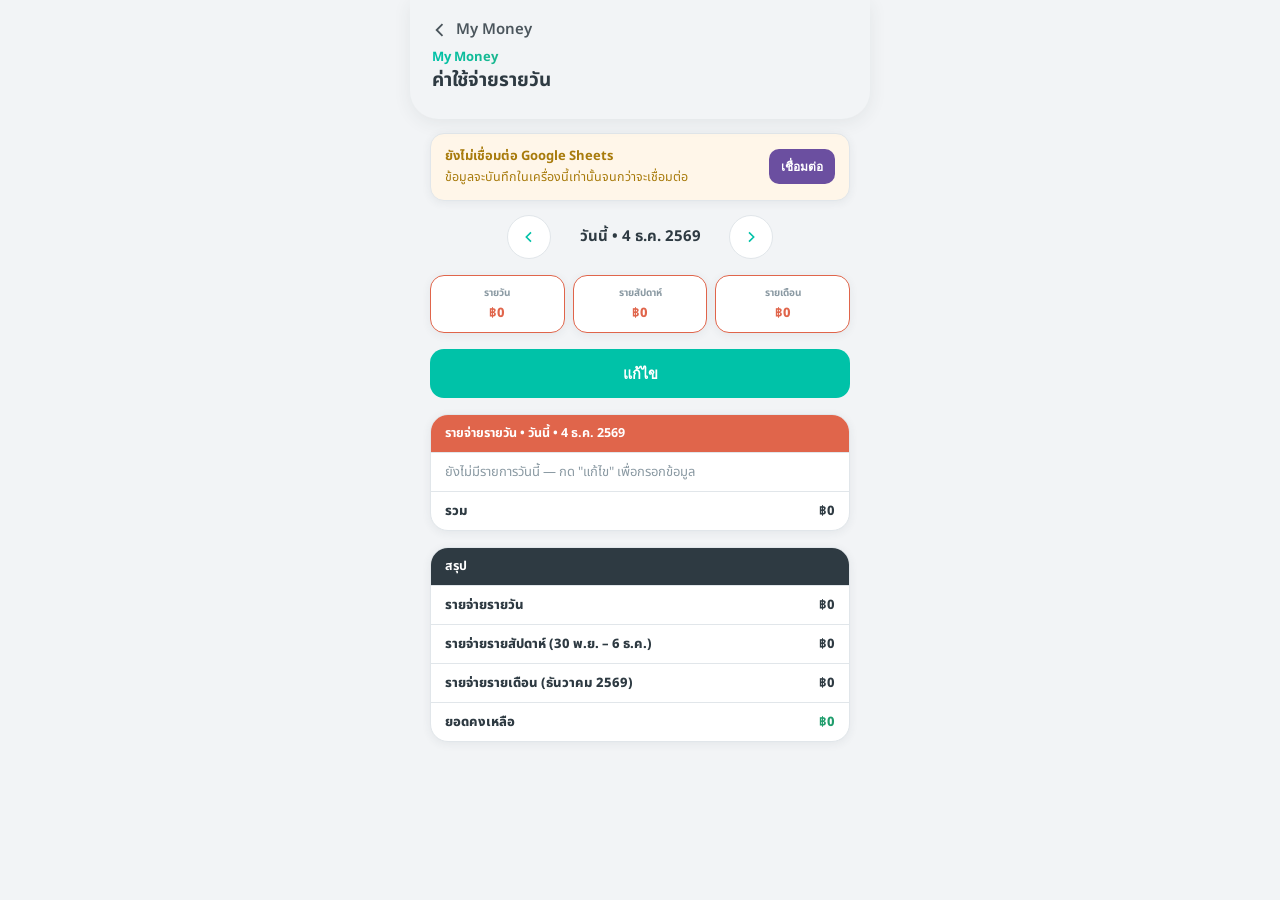
<file: money/daily.html>
<!DOCTYPE html>
<html lang="th">
<head>
<meta charset="UTF-8">
<meta name="viewport" content="width=device-width, initial-scale=1, viewport-fit=cover">
<title>ค่าใช้จ่ายรายวัน — My Money — My Family Funds</title>
<meta name="theme-color" content="#00C2A8">
<link rel="preconnect" href="https://fonts.googleapis.com">
<link href="https://fonts.googleapis.com/css2?family=Prompt:wght@500;600;700&family=Noto+Sans+Thai:wght@400;500;600;700&display=swap" rel="stylesheet">
<link rel="stylesheet" href="../shell.css">
<script src="../data-safety.js"></script>
<script src="https://accounts.google.com/gsi/client" async defer></script>
<style>
/* extra bits for the daily page's note field inside the edit popup —
   everything else reuses shell.css classes shared with monthly.html */
.mff-modal-row-daily{padding:8px 0;border-bottom:1px solid var(--line)}
.mff-modal-row-daily .top{display:flex;justify-content:space-between;align-items:center;gap:10px;min-width:0}
.mff-modal-row-daily .nm{flex:1;min-width:0;font-size:12.5px;color:var(--ink);line-height:1.4}
.mff-modal-row-daily input.edit-amt{
  width:104px;text-align:right;border:1px solid var(--line);border-radius:10px;padding:7px 10px;
  font-size:16px;font-family:inherit;background:var(--surface);color:var(--ink);flex:none;
}
.mff-modal-row-daily input.edit-note{
  width:100%;margin-top:6px;border:1px solid var(--line);border-radius:10px;padding:7px 10px;
  font-size:16px;font-family:inherit;background:var(--surface);color:var(--ink-soft);
}
.mff-sheet-row.has-note{flex-direction:column;align-items:flex-start;gap:2px}
.mff-sheet-row.has-note .top{display:flex;justify-content:space-between;width:100%}
.mff-sheet-row.has-note .note{font-size:11px;color:var(--ink-faint)}
</style>
</head>
<body>

<div class="mff-app" style="padding-bottom:20px">

  <div class="mff-hero-wrap" style="padding-bottom:20px;border-radius:0 0 28px 28px">
    <div class="mff-topbar">
      <a class="back" href="index.html">
        <svg viewBox="0 0 24 24" fill="none" stroke="currentColor" stroke-width="2.2"><path d="M15 5 8 12l7 7"/></svg>
        My Money
      </a>
      <span></span>
    </div>
    <div class="mff-hero" style="padding-top:0">
      <p class="eyebrow" style="margin-bottom:2px">My Money</p>
      <h1 style="font-size:19px;white-space:nowrap">ค่าใช้จ่ายรายวัน</h1>
    </div>
  </div>

  <div id="connectBanner"></div>

  <div id="viewRoot"></div>

</div>

<script src="../config.js"></script>
<script src="../portfolio/auth-open.js"></script>
<script>
(function(){
'use strict';

/* ===================== หมวดรายจ่ายรายวัน (ค่าเริ่มต้น) ===================== */
const DAILY_OPTIONS=['อาหารเช้า','อาหารเที่ยง','อาหารเย็น','อื่นๆ'];
const SEC={key:'daily', title:'รายจ่ายรายวัน', cls:'fixed', opts:DAILY_OPTIONS};

/* ===================== Google Sheets sync — แท็บแยกต่างหาก "DailyExpenses"
   (สคีมาเดิม ไม่เปลี่ยน เพื่อไม่ให้กระทบข้อมูลที่ซิงก์ไว้แล้ว) ===================== */
const SHEETS_SCOPE='https://www.googleapis.com/auth/spreadsheets';
const CACHE_KEY='mff_daily_cache_v1';
const MONEY_CACHE_KEY='mff_money_cache_v3'; // อ่านอย่างเดียว เพื่อคำนวณยอดคงเหลือร่วมกับรายเดือน
const TAB='DailyExpenses';
const HEADERS=['ID','Date','Category','Amount','Note','CreatedAt','UpdatedAt'];

let sheetsToken=null, sheetsTokenExpiresAt=0;
let sheetId=localStorage.getItem('google_sheet_id')||'';
let sheetsClient=null;
let entries=[]; // {id,date(YYYY-MM-DD),category,amount,note,createdAt,updatedAt}
let currentDate=dateKey(new Date());

function dateKey(d){ return d.getFullYear()+'-'+String(d.getMonth()+1).padStart(2,'0')+'-'+String(d.getDate()).padStart(2,'0'); }
function monthOf(dkey){ return dkey.slice(0,7); }
function shiftDate(key,delta){
  const [y,m,dd]=key.split('-').map(Number);
  const d=new Date(y, m-1, dd+delta);
  return dateKey(d);
}
function dateLabel(key){
  const THAI_MONTHS=['ม.ค.','ก.พ.','มี.ค.','เม.ย.','พ.ค.','มิ.ย.','ก.ค.','ส.ค.','ก.ย.','ต.ค.','พ.ย.','ธ.ค.'];
  const [y,m,dd]=key.split('-').map(Number);
  const today=dateKey(new Date());
  const yest=shiftDate(today,-1);
  if(key===today) return 'วันนี้ • '+dd+' '+THAI_MONTHS[m-1]+' '+(y+543);
  if(key===yest) return 'เมื่อวาน • '+dd+' '+THAI_MONTHS[m-1]+' '+(y+543);
  return dd+' '+THAI_MONTHS[m-1]+' '+(y+543);
}
function monthLabel(key){
  const THAI_MONTHS=['มกราคม','กุมภาพันธ์','มีนาคม','เมษายน','พฤษภาคม','มิถุนายน','กรกฎาคม','สิงหาคม','กันยายน','ตุลาคม','พฤศจิกายน','ธันวาคม'];
  const [y,m]=key.split('-').map(Number);
  return THAI_MONTHS[m-1]+' '+(y+543);
}
/* สัปดาห์แบบ จันทร์-อาทิตย์ */
function startOfWeek(dkey){
  const [y,m,dd]=dkey.split('-').map(Number);
  const d=new Date(y,m-1,dd);
  const dow=d.getDay(); // 0=อาทิตย์
  const diffToMon = dow===0 ? -6 : 1-dow;
  d.setDate(d.getDate()+diffToMon);
  return dateKey(d);
}
function endOfWeek(dkey){ return shiftDate(startOfWeek(dkey), 6); }
function weekLabel(dkey){
  const s=startOfWeek(dkey), e=endOfWeek(dkey);
  const [,sm,sd]=s.split('-').map(Number);
  const [,em,ed]=e.split('-').map(Number);
  const THAI_MONTHS=['ม.ค.','ก.พ.','มี.ค.','เม.ย.','พ.ค.','มิ.ย.','ก.ค.','ส.ค.','ก.ย.','ต.ค.','พ.ย.','ธ.ค.'];
  return sd+' '+THAI_MONTHS[sm-1]+' – '+ed+' '+THAI_MONTHS[em-1];
}
function fmtBaht(n){ return (Number(n)||0).toLocaleString('th-TH',{minimumFractionDigits:0,maximumFractionDigits:0}); }

function getGoogleClientId(){return localStorage.getItem('google_client_id')||'';}
function sheetHeaders(extra){return Object.assign({'Authorization':'Bearer '+sheetsToken},extra||{});}

function ensureSheetsClient(cid){
  if(!window.google?.accounts?.oauth2){toast('Google API ยังโหลดไม่เสร็จ ลองใหม่อีกครั้ง');return null;}
  if(!sheetsClient||sheetsClient._cid!==cid){
    sheetsClient=google.accounts.oauth2.initTokenClient({client_id:cid,scope:SHEETS_SCOPE,callback:async r=>{
      if(r.error){toast('เชื่อมต่อ Google Sheets ไม่สำเร็จ');return;}
      sheetsToken=r.access_token;
      sheetsTokenExpiresAt=Date.now()+Math.max(60,(Number(r.expires_in)||3600)-60)*1000;
      window.MFFGoogleSession?.saveSheetsToken(sheetsToken,sheetsTokenExpiresAt);
      localStorage.setItem('google_sheets_connected','1');
      renderConnectBanner();
      if(sheetsClient._mffResolve){const rr=sheetsClient._mffResolve;sheetsClient._mffResolve=null;rr(true);}
      render();
      toast('เชื่อมต่อ Google Sheets แล้ว • ยังไม่ดึงข้อมูลอัตโนมัติ');
    }});
    sheetsClient._cid=cid;
  }
  return sheetsClient;
}

async function ensureSheetsAccess(interactive=true){
  if(sheetsToken && Date.now()<sheetsTokenExpiresAt) return true;
  const cached=window.MFFGoogleSession?.getSheetsToken();
  if(cached?.token){ sheetsToken=cached.token; sheetsTokenExpiresAt=cached.expiresAt; return true; }
  if(!interactive) return false;
  const cid=getGoogleClientId(); if(!cid||!sheetId) return false;
  const c=ensureSheetsClient(cid); if(!c) return false;
  // No silent OAuth here: navigation/module load must never trigger Google authorization.
  // If the session token is absent/expired, the user must explicitly reconnect from Settings.
  return false;
}

async function sheetsApi(url,opts={}){
  if(!sheetsToken) throw new Error('Google Sheets ยังไม่ได้รับสิทธิ์');
  const r=await fetch(url,Object.assign({headers:sheetHeaders({'Content-Type':'application/json'})},opts));
  if(r.status===401||r.status===403){localStorage.removeItem('google_sheets_connected');window.MFFGoogleSession?.clearSheetsToken();sheetsToken=null;throw new Error('สิทธิ์หมดอายุ กรุณาเชื่อมต่อใหม่');}
  if(!r.ok)throw new Error(await r.text());
  return r.json();
}

async function ensureDailyTab(){
  const meta=await sheetsApi(`https://sheets.googleapis.com/v4/spreadsheets/${encodeURIComponent(sheetId)}?fields=sheets.properties`);
  const titles=(meta.sheets||[]).map(s=>s.properties.title);
  if(!titles.includes(TAB)){
    await sheetsApi(`https://sheets.googleapis.com/v4/spreadsheets/${encodeURIComponent(sheetId)}:batchUpdate`,{method:'POST',body:JSON.stringify({requests:[{addSheet:{properties:{title:TAB}}}]})});
    await sheetsApi(`https://sheets.googleapis.com/v4/spreadsheets/${encodeURIComponent(sheetId)}/values/${TAB}!A1?valueInputOption=USER_ENTERED`,{method:'PUT',body:JSON.stringify({range:`${TAB}!A1`,majorDimension:'ROWS',values:[HEADERS]})});
  }
}

function mergeById(localList, remoteList){
  const map=new Map();
  remoteList.forEach(r=>map.set(r.id, r));
  localList.forEach(l=>{
    const r=map.get(l.id);
    if(!r){ map.set(l.id, l); return; }
    const lt=Date.parse(l.updatedAt)||0, rt=Date.parse(r.updatedAt)||0;
    map.set(l.id, lt>rt ? l : r);
  });
  return Array.from(map.values());
}
async function pullEntries(force){
  const j=await sheetsApi(`https://sheets.googleapis.com/v4/spreadsheets/${encodeURIComponent(sheetId)}/values/${TAB}!A:G`);
  const rows=(j.values||[]).slice(1);
  const remote=rows.filter(r=>r[0]).map(r=>({id:r[0], date:r[1]||'', category:r[2]||'', amount:Number(r[3])||0, note:r[4]||'', createdAt:r[5]||'', updatedAt:r[6]||''}));
  if(force){ entries=remote; saveCache(); return; }
  const merged=mergeById(entries, remote);
  const needsPushBack = JSON.stringify(merged.slice().sort((a,b)=>a.id<b.id?-1:1)) !== JSON.stringify(remote.slice().sort((a,b)=>a.id<b.id?-1:1));
  entries=merged;
  saveCache();
  if(needsPushBack) await pushEntries();
}

async function pushEntries(){
  const values=[HEADERS].concat(entries.map(t=>[t.id,t.date,t.category,t.amount,t.note,t.createdAt,t.updatedAt]));
  await ensureDailyTab();
  await sheetsApi(`https://sheets.googleapis.com/v4/spreadsheets/${encodeURIComponent(sheetId)}/values/${TAB}!A:G:clear`,{method:'POST',body:'{}'});
  await sheetsApi(`https://sheets.googleapis.com/v4/spreadsheets/${encodeURIComponent(sheetId)}/values/${TAB}!A1?valueInputOption=USER_ENTERED`,{method:'PUT',body:JSON.stringify({range:`${TAB}!A1`,majorDimension:'ROWS',values})});
}

async function syncSave(){
  saveCache();
  try{ localStorage.setItem('mff_sync_dirty_v1_daily','1'); }catch(e){}
  toast('บันทึกในเครื่องแล้ว • กด Smart Sync ที่ Settings เพื่อซิงก์ Google Sheets');
}

/* ===================== local cache ===================== */
function saveCache(){ try{ localStorage.setItem(CACHE_KEY, JSON.stringify(entries)); }catch(e){} }
function loadCache(){ try{ const raw=localStorage.getItem(CACHE_KEY); if(raw) entries=JSON.parse(raw); }catch(e){} }

/* อ่านยอดรายรับ/รายจ่ายประจำเดือน (คนละแคช คนละแท็บกับหน้านี้ — อ่านอย่างเดียว) เพื่อคำนวณยอดคงเหลือ */
function monthlyIncomeExpense(monthKey){
  try{
    const raw=localStorage.getItem(MONEY_CACHE_KEY);
    const list=raw?JSON.parse(raw):[];
    let income=0, otherExpense=0;
    list.filter(t=>t.month===monthKey).forEach(t=>{
      const amt=Number(t.amount)||0;
      if(t.type==='income') income+=amt; else otherExpense+=amt;
    });
    return {income, otherExpense};
  }catch(e){ return {income:0, otherExpense:0}; }
}

/* ===================== connect banner (เหมือนโมดูลอื่น) ===================== */
function renderConnectBanner(){
  const el=document.getElementById('connectBanner');
  const connected = sheetsToken || (localStorage.getItem('google_sheets_connected')==='1' && sheetId);
  if(!connected){
    el.innerHTML=`
      <div class="mff-banner">
        <div><b>ยังไม่เชื่อมต่อ Google Sheets</b>ข้อมูลจะบันทึกในเครื่องนี้เท่านั้นจนกว่าจะเชื่อมต่อ</div>
        <button id="connectBtn" type="button">เชื่อมต่อ</button>
      </div>`;
    document.getElementById('connectBtn').onclick=openConnectForm;
    return;
  }
  const lastSync=localStorage.getItem('sheet_last_sync_daily');
  el.innerHTML=`
    <div class="mff-sync-bar">
      <div class="mff-sync-bar-status">☁️ เชื่อมต่อ Google Sheets แล้ว${lastSync?(' • ซิงก์ล่าสุด '+esc(lastSync)):''}</div>
      <div class="mff-sync-bar-actions">
        <a href="../settings/index.html" class="mff-sync-bar-btn" style="text-decoration:none;display:inline-block">จัดการซิงก์ที่ Setting</a>
      </div>
    </div>`;
}
function openConnectForm(){
  const cid=localStorage.getItem('google_client_id')||'';
  const sid=sheetId||'';
  const html=`
    <div class="mff-field-row"><div class="lbl">Client ID</div><input id="cfCid" value="${esc(cid)}" placeholder="วาง Google OAuth Client ID"></div>
    <div class="mff-field-row"><div class="lbl">Sheet ID</div><input id="cfSid" value="${esc(sid)}" placeholder="ใช้ Spreadsheet ID เดียวกับโมดูลอื่น"></div>
    <p style="font-size:11.5px;color:var(--ink-soft);padding:0 0 6px">ใช้ Client ID / Sheet ID ชุดเดียวกับที่ตั้งค่าไว้ในโมดูลอื่นได้เลย ข้อมูลจะไปอยู่คนละแท็บ (DailyExpenses) ไม่ทับข้อมูลเดิม</p>
  `;
  modal('เชื่อมต่อ Google Sheets', html, [
    {label:'ยกเลิก', ghost:true, onClick:closeModal},
    {label:'เชื่อมต่อ', onClick:async()=>{
      const cid=document.getElementById('cfCid').value.trim();
      const sid=document.getElementById('cfSid').value.trim();
      if(!cid||!sid){ toast('กรุณากรอกให้ครบ'); return; }
      localStorage.setItem('google_client_id',cid);
      sheetId=sid; localStorage.setItem('google_sheet_id',sid);
      closeModal();
      const c=ensureSheetsClient(cid);
      if(c) c.requestAccessToken({prompt:'consent'});
    }}
  ]);
}

/* ===================== tiny modal + toast helpers ===================== */
function modal(title, bodyHtml, buttons, opts){
  closeModal();
  const d=document.createElement('div');
  d.id='mffModal';
  d.style.cssText='position:fixed;inset:0;z-index:5000;background:rgba(20,33,29,.45);display:flex;align-items:flex-end;justify-content:center';
  d.innerHTML=`<div style="width:100%;max-width:460px;background:var(--bg);box-shadow:var(--shadow-hero);border-radius:22px 22px 0 0;padding:20px 20px calc(20px + env(safe-area-inset-bottom,0px));max-height:88vh;display:flex;flex-direction:column">
    <h3 style="margin:0 0 12px;font-size:17px;flex:none">${esc(title)}</h3>
    <div id="mffModalBody" style="flex:1;min-height:0">${bodyHtml}</div>
    <div style="display:flex;gap:10px;margin-top:14px;flex:none" id="mffModalBtns"></div>
  </div>`;
  document.body.appendChild(d);
  const btnWrap=document.getElementById('mffModalBtns');
  buttons.forEach(b=>{
    const btn=document.createElement('button');
    btn.className='mff-btn '+(b.ghost?'mff-btn-ghost':'mff-btn-primary');
    btn.textContent=b.label;
    btn.onclick=b.onClick;
    btnWrap.appendChild(btn);
  });
  if(!opts||!opts.persistent){
    d.addEventListener('click',e=>{ if(e.target===d) closeModal(); });
  }
}
function closeModal(){ document.getElementById('mffModal')?.remove(); }
function esc(s){return String(s??'').replace(/[&<>'"]/g,c=>({'&':'&amp;','<':'&lt;','>':'&gt;',"'":'&#39;','"':'&quot;'}[c]));}
function uuid(){return 'd_'+Date.now().toString(36)+'_'+Math.random().toString(36).slice(2,9);}
function toast(msg){
  let t=document.getElementById('mffToast');
  if(!t){ t=document.createElement('div'); t.id='mffToast';
    t.style.cssText='position:fixed;left:50%;bottom:30px;transform:translateX(-50%);background:#14211D;color:#fff;padding:10px 16px;border-radius:999px;font-size:12.5px;z-index:6500;opacity:0;transition:opacity .2s;max-width:85vw;text-align:center';
    document.body.appendChild(t);
  }
  t.textContent=msg; t.style.opacity='1';
  clearTimeout(toast._tm); toast._tm=setTimeout(()=>{t.style.opacity='0';},2600);
}

/* ===================== derived data ===================== */
function entriesFor(date){ return entries.filter(e=>e.date===date); }
function sumOf(arr){ return arr.reduce((s,e)=>s+(Number(e.amount)||0),0); }
function amountOf(date,category){
  const hit=entries.find(e=>e.date===date && e.category===category);
  return hit?Number(hit.amount)||0:0;
}
function noteOf(date,category){
  const hit=entries.find(e=>e.date===date && e.category===category);
  return hit?(hit.note||''):'';
}
function allCategoriesFor(date){
  const saved=entriesFor(date).map(e=>e.category);
  const extras=saved.filter(c=>!SEC.opts.includes(c));
  return SEC.opts.concat(extras.filter((c,i)=>extras.indexOf(c)===i));
}
function dayTotal(date){ return sumOf(entriesFor(date)); }
function weekTotal(date){
  const s=startOfWeek(date), e=endOfWeek(date);
  return sumOf(entries.filter(t=>t.date>=s && t.date<=e));
}
function monthTotal(date){
  const mk=monthOf(date);
  return sumOf(entries.filter(t=>monthOf(t.date)===mk));
}

/* ===================== rendering (main page) ===================== */
function render(){
  const root=document.getElementById('viewRoot');
  const dToday=dayTotal(currentDate);
  const wTotal=weekTotal(currentDate);
  const mTotal=monthTotal(currentDate);
  const {income, otherExpense}=monthlyIncomeExpense(monthOf(currentDate));
  const balance=income-(otherExpense+mTotal);
  const cats=allCategoriesFor(currentDate);
  const shown=cats.filter(c=>amountOf(currentDate,c)>0);

  root.innerHTML=`
    <div class="mff-month-nav">
      <button id="prevDay" aria-label="วันก่อนหน้า"><svg viewBox="0 0 24 24" width="16" height="16" fill="none" stroke="currentColor" stroke-width="2.4"><path d="M15 5 8 12l7 7"/></svg></button>
      <div class="label">${dateLabel(currentDate)}</div>
      <button id="nextDay" aria-label="วันถัดไป"><svg viewBox="0 0 24 24" width="16" height="16" fill="none" stroke="currentColor" stroke-width="2.4"><path d="m9 5 7 7-7 7"/></svg></button>
    </div>

    <div class="mff-money-tabs">
      <div class="mff-money-tab expense"><div class="t-lbl">รายวัน</div><div class="t-amt">฿${fmtBaht(dToday)}</div></div>
      <div class="mff-money-tab expense"><div class="t-lbl">รายสัปดาห์</div><div class="t-amt">฿${fmtBaht(wTotal)}</div></div>
      <div class="mff-money-tab expense"><div class="t-lbl">รายเดือน</div><div class="t-amt">฿${fmtBaht(mTotal)}</div></div>
    </div>

    <button class="mff-edit-trigger" id="editBtn">แก้ไข</button>

    <div class="mff-sheet">
      <div class="mff-sheet-head ${SEC.cls}">${SEC.title} • ${esc(dateLabel(currentDate))}</div>
      ${shown.length? shown.map(c=>{
          const note=noteOf(currentDate,c);
          return note
            ? `<div class="mff-sheet-row has-note"><div class="top"><span class="nm">${esc(c)}</span><span class="amt">฿${fmtBaht(amountOf(currentDate,c))}</span></div><div class="note">${esc(note)}</div></div>`
            : `<div class="mff-sheet-row"><span class="nm">${esc(c)}</span><span class="amt">฿${fmtBaht(amountOf(currentDate,c))}</span></div>`;
        }).join('')
        : `<div class="mff-sheet-row"><span class="nm" style="color:var(--ink-faint)">ยังไม่มีรายการวันนี้ — กด "แก้ไข" เพื่อกรอกข้อมูล</span></div>`}
      <div class="mff-sheet-row total"><span class="nm">รวม</span><span class="amt">฿${fmtBaht(dToday)}</span></div>
    </div>

    <div class="mff-sheet">
      <div class="mff-sheet-head summary">สรุป</div>
      <div class="mff-sheet-row total"><span class="nm">รายจ่ายรายวัน</span><span class="amt">฿${fmtBaht(dToday)}</span></div>
      <div class="mff-sheet-row total"><span class="nm">รายจ่ายรายสัปดาห์ (${esc(weekLabel(currentDate))})</span><span class="amt">฿${fmtBaht(wTotal)}</span></div>
      <div class="mff-sheet-row total"><span class="nm">รายจ่ายรายเดือน (${esc(monthLabel(monthOf(currentDate)))})</span><span class="amt">฿${fmtBaht(mTotal)}</span></div>
      <div class="mff-sheet-row total"><span class="nm">ยอดคงเหลือ</span><span class="amt ${balance>=0?'pos':'neg'}">${balance<0?'-':''}฿${fmtBaht(Math.abs(balance))}</span></div>
    </div>
  `;

  document.getElementById('prevDay').onclick=()=>{ currentDate=shiftDate(currentDate,-1); render(); };
  document.getElementById('nextDay').onclick=()=>{ currentDate=shiftDate(currentDate,1); render(); };
  document.getElementById('editBtn').onclick=openEditPopup;
}

/* ===================== edit popup (ป้อนรายจ่ายของวันที่กำลังดู + โน้ต + เพิ่มรายการอื่นได้) ===================== */
function openEditPopup(){
  closeModal();
  const d=document.createElement('div');
  d.id='mffModal';
  d.style.cssText='position:fixed;inset:0;z-index:5000;background:rgba(20,33,29,.45);display:flex;align-items:flex-end;justify-content:center';
  d.innerHTML=`
    <div style="width:100%;max-width:460px;max-height:86vh;background:var(--bg);border-radius:22px 22px 0 0;display:flex;flex-direction:column;overflow:hidden">
      <h3 style="margin:0;padding:18px 20px 12px;font-size:16px;flex:none;border-bottom:1px solid var(--line)">แก้ไขข้อมูลวันที่ ${esc(dateLabel(currentDate))}</h3>
      <div id="mffModalBody" style="flex:1;min-height:0;overflow-y:auto;-webkit-overflow-scrolling:touch;padding:0 20px">
        ${editSectionHtml()}
        <div style="height:8px"></div>
      </div>
      <div class="mff-modal-live-summary" style="flex:none;padding:10px 20px 0;margin:0">
        <span>รวมรายจ่ายวันนี้ (คำนวณสด)</span>
        <span id="liveTotal">฿0</span>
      </div>
      <div style="display:flex;gap:10px;flex:none;padding:12px 20px calc(14px + env(safe-area-inset-bottom,0px))">
        <button class="mff-btn mff-btn-ghost" id="popupCancel">ยกเลิก</button>
        <button class="mff-btn mff-btn-primary" id="popupSave">บันทึกข้อมูล</button>
      </div>
    </div>`;
  document.body.appendChild(d);
  d.addEventListener('click',e=>{ if(e.target===d) closeModal(); });
  document.getElementById('popupCancel').onclick=closeModal;
  document.getElementById('popupSave').onclick=saveEditPopup;

  wireLiveSummary();
}

function editSectionHtml(){
  const cats=allCategoriesFor(currentDate);
  return `
    <div class="mff-modal-section-head ${SEC.cls}">${SEC.title}</div>
    <div class="edit-rows" data-type="${SEC.key}">
      ${cats.map(c=>`
        <div class="mff-modal-row-daily" data-cat="${esc(c)}">
          <div class="top">
            <span class="nm">${esc(c)}</span>
            <input type="number" inputmode="decimal" class="edit-amt" placeholder="0" value="${amountOf(currentDate,c)||''}">
          </div>
          <input type="text" class="edit-note" placeholder="โน้ต (ไม่บังคับ) เช่น ร้านอะไร กับใคร" value="${esc(noteOf(currentDate,c))}">
        </div>`).join('')}
    </div>
    <button type="button" class="mff-modal-add-row" data-addcustom="${SEC.key}">+ เพิ่มรายการอื่นในหมวดนี้</button>
  `;
}

function wireLiveSummary(){
  const root=document.getElementById('mffModalBody');
  function recalc(){
    let total=0;
    root.querySelectorAll('.edit-rows[data-type="daily"] .edit-amt').forEach(i=>total+=parseFloat(i.value)||0);
    const el=document.getElementById('liveTotal');
    if(el){ el.textContent='฿'+fmtBaht(total); el.style.color=getCss('--expense'); }
  }
  root.addEventListener('input', e=>{ if(e.target.classList.contains('edit-amt')) recalc(); });
  root.querySelectorAll('[data-addcustom]').forEach(btn=>{
    btn.addEventListener('click',()=>{
      const name=prompt('ตั้งชื่อรายการใหม่:');
      if(!name||!name.trim()) return;
      const rowsWrap=root.querySelector(`.edit-rows[data-type="daily"]`);
      const row=document.createElement('div');
      row.className='mff-modal-row-daily';
      row.dataset.cat=name.trim();
      row.innerHTML=`<div class="top"><span class="nm">${esc(name.trim())}</span><input type="number" inputmode="decimal" class="edit-amt" placeholder="0"></div><input type="text" class="edit-note" placeholder="โน้ต (ไม่บังคับ) เช่น ร้านอะไร กับใคร">`;
      rowsWrap.appendChild(row);
    });
  });
  recalc();
}
function getCss(varName){ return getComputedStyle(document.documentElement).getPropertyValue(varName).trim(); }

async function saveEditPopup(){
  const root=document.getElementById('mffModalBody');
  const now=new Date().toISOString();
  const newRowsForDay=[];
  root.querySelectorAll(`.edit-rows[data-type="daily"] .mff-modal-row-daily`).forEach(rowEl=>{
    const category=rowEl.dataset.cat;
    const amount=parseFloat(rowEl.querySelector('.edit-amt').value)||0;
    const note=(rowEl.querySelector('.edit-note').value||'').trim();
    if(!category || !amount) return;
    const existing=entries.find(t=>t.date===currentDate && t.category===category);
    newRowsForDay.push({
      id: existing?existing.id:uuid(), date:currentDate, category, amount, note,
      createdAt: existing?existing.createdAt:now, updatedAt: now
    });
  });
  entries = entries.filter(t=>t.date!==currentDate).concat(newRowsForDay);
  closeModal();
  render();
  await syncSave();
}

/* ===================== boot ===================== */
loadCache();
renderConnectBanner();
render();

window.addEventListener('load', async ()=>{
  // Google is not contacted automatically when opening a module. Use Smart Sync in Settings.
});

})();
</script>


<script id="mff-module-ready-v14">
(function(){const p=new URLSearchParams(location.search);if(p.get('audit')!=='1')return;setTimeout(function(){if(!window.parent||window.parent===window)return;try{window.parent.postMessage({type:'MFF_MODULE_READY',module:'ค่าใช้จ่ายรายวัน',version:'V14',detail:'ระบบโมดูลและ Google Sheets adapter พร้อม'},window.location.origin)}catch(e){}},80)})();
</script>

</body>
</html>
</file>
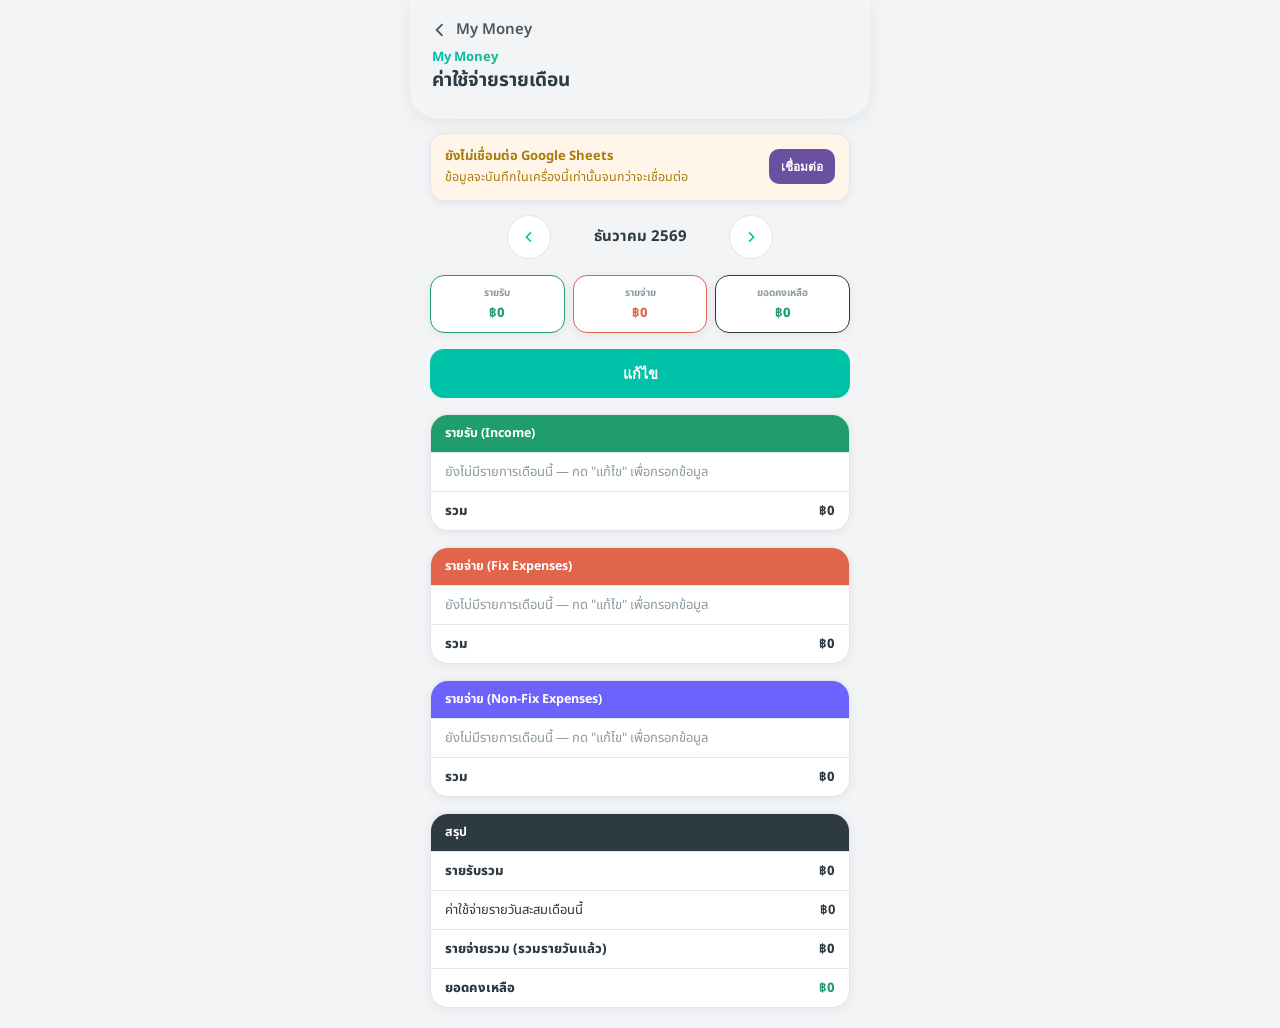
<file: money/monthly.html>
<!DOCTYPE html>
<html lang="th">
<head>
<meta charset="UTF-8">
<meta name="viewport" content="width=device-width, initial-scale=1, viewport-fit=cover">
<title>ค่าใช้จ่ายรายเดือน — My Money — My Family Funds</title>
<meta name="theme-color" content="#00C2A8">
<link rel="preconnect" href="https://fonts.googleapis.com">
<link href="https://fonts.googleapis.com/css2?family=Prompt:wght@500;600;700&family=Noto+Sans+Thai:wght@400;500;600;700&display=swap" rel="stylesheet">
<link rel="stylesheet" href="../shell.css">
<script src="../data-safety.js"></script>
<script src="https://accounts.google.com/gsi/client" async defer></script>
</head>
<body>

<div class="mff-app" style="padding-bottom:20px">

  <div class="mff-hero-wrap" style="padding-bottom:20px;border-radius:0 0 28px 28px">
    <div class="mff-topbar">
      <a class="back" href="index.html">
        <svg viewBox="0 0 24 24" fill="none" stroke="currentColor" stroke-width="2.2"><path d="M15 5 8 12l7 7"/></svg>
        My Money
      </a>
      <span></span>
    </div>
    <div class="mff-hero" style="padding-top:0">
      <p class="eyebrow" style="margin-bottom:2px">My Money</p>
      <h1 style="font-size:19px;white-space:nowrap">ค่าใช้จ่ายรายเดือน</h1>
    </div>
  </div>

  <div id="connectBanner"></div>

  <div id="viewRoot"></div>

</div>

<script src="../config.js"></script>
<script src="../portfolio/auth-open.js"></script>
<script>
(function(){
'use strict';

/* ===================== categories — exact names from the user's real budget sheet ===================== */
const INCOME_OPTIONS=['เงินค่าจ้าง','โบนัส OIP','ดอกเบี้ย','อื่นๆ'];
const FIXED_OPTIONS=['ค่าใช้จ่ายประจำเดือน','เงินเก็บสำรองฉุกเฉิน (SCBTMPLUS-I)','เงินเก็บลูกชาย (SCBFIXEDA)','ค่าส่วนกลางบ้าน (รายปี) KKP','ฌาปนกิจ พ่อ+แม่ (รายปี) KKP','ประกันชีวิตลูก (รายปี) KKP','ประกันรถ City (รายปี) KKP','ค่าเทอม ลูกชาย (16000) KKP','ส่งให้เมีย','โอนให้แม่','โอนให้แม่ยาย','ค่าโทรศัพท์แม่','ค่าโทรศัพท์เมีย','ค่าโทรศัพท์ตัวเอง + ค่า Net บ้าน AIS Fiber','ค่าไฟฟ้า','ค่าน้ำ','บัตรเครดิต Lotus','SPayLater (Shopee)','ประกันรถ City','Service รถใหญ่','อาหารหมา','ค่าน้ำมันมอไซค์','อื่นๆ'];
const VARIABLE_OPTIONS=['กองทุนรวม (SCBAM) + WelthX','กองทุนลูกชาย (SCBAM)','เงินกองทุน RMF KKP CorePath Balanced RMF','อื่นๆ ฝาก Small bank','อื่นๆ'];

const SECTIONS=[
  {key:'income', title:'รายรับ (Income)', cls:'income', opts:INCOME_OPTIONS},
  {key:'fixed', title:'รายจ่าย (Fix Expenses)', cls:'fixed', opts:FIXED_OPTIONS},
  {key:'variable', title:'รายจ่าย (Non-Fix Expenses)', cls:'variable', opts:VARIABLE_OPTIONS},
];

/* ===================== Google Sheets sync (same pattern as Portfolio/Profile —
   separate "MoneyTransactions" tab, never touches other tabs) ===================== */
const SHEETS_SCOPE='https://www.googleapis.com/auth/spreadsheets';
const CACHE_KEY='mff_money_cache_v3';
const TAB='MoneyTransactions';
const HEADERS=['ID','Month','Type','Category','Amount','CreatedAt','UpdatedAt'];

let sheetsToken=null, sheetsTokenExpiresAt=0;
let sheetId=localStorage.getItem('google_sheet_id')||'';
let sheetsClient=null;
let items=[]; // all line items across all months: {id,month,type,category,amount,createdAt,updatedAt}
let currentMonth=monthKey(new Date());
let extraRows={income:[], fixed:[], variable:[]}; // custom category rows added inside the popup this session

function monthKey(d){ return d.getFullYear()+'-'+String(d.getMonth()+1).padStart(2,'0'); }
function monthLabel(key){
  const THAI_MONTHS=['มกราคม','กุมภาพันธ์','มีนาคม','เมษายน','พฤษภาคม','มิถุนายน','กรกฎาคม','สิงหาคม','กันยายน','ตุลาคม','พฤศจิกายน','ธันวาคม'];
  const [y,m]=key.split('-').map(Number);
  return THAI_MONTHS[m-1]+' '+(y+543);
}
function shiftMonth(key,delta){
  const [y,m]=key.split('-').map(Number);
  const d=new Date(y, m-1+delta, 1);
  return monthKey(d);
}
function fmtBaht(n){ return (Number(n)||0).toLocaleString('th-TH',{minimumFractionDigits:0,maximumFractionDigits:0}); }

function getGoogleClientId(){return localStorage.getItem('google_client_id')||'';}
function sheetHeaders(extra){return Object.assign({'Authorization':'Bearer '+sheetsToken},extra||{});}

function ensureSheetsClient(cid){
  if(!window.google?.accounts?.oauth2){toast('Google API ยังโหลดไม่เสร็จ ลองใหม่อีกครั้ง');return null;}
  if(!sheetsClient||sheetsClient._cid!==cid){
    sheetsClient=google.accounts.oauth2.initTokenClient({client_id:cid,scope:SHEETS_SCOPE,callback:async r=>{
      if(r.error){toast('เชื่อมต่อ Google Sheets ไม่สำเร็จ');return;}
      sheetsToken=r.access_token;
      sheetsTokenExpiresAt=Date.now()+Math.max(60,(Number(r.expires_in)||3600)-60)*1000;
      window.MFFGoogleSession?.saveSheetsToken(sheetsToken,sheetsTokenExpiresAt);
      localStorage.setItem('google_sheets_connected','1');
      renderConnectBanner();
      if(sheetsClient._mffResolve){const rr=sheetsClient._mffResolve;sheetsClient._mffResolve=null;rr(true);}
      render();
      toast('เชื่อมต่อ Google Sheets แล้ว • ยังไม่ดึงข้อมูลอัตโนมัติ');
    }});
    sheetsClient._cid=cid;
  }
  return sheetsClient;
}

async function ensureSheetsAccess(interactive=true){
  if(sheetsToken && Date.now()<sheetsTokenExpiresAt) return true;
  const cached=window.MFFGoogleSession?.getSheetsToken();
  if(cached?.token){ sheetsToken=cached.token; sheetsTokenExpiresAt=cached.expiresAt; return true; }
  if(!interactive) return false;
  const cid=getGoogleClientId(); if(!cid||!sheetId) return false;
  const c=ensureSheetsClient(cid); if(!c) return false;
  // No silent OAuth here: navigation/module load must never trigger Google authorization.
  // If the session token is absent/expired, the user must explicitly reconnect from Settings.
  return false;
}

async function sheetsApi(url,opts={}){
  if(!sheetsToken) throw new Error('Google Sheets ยังไม่ได้รับสิทธิ์');
  const r=await fetch(url,Object.assign({headers:sheetHeaders({'Content-Type':'application/json'})},opts));
  if(r.status===401||r.status===403){localStorage.removeItem('google_sheets_connected');window.MFFGoogleSession?.clearSheetsToken();sheetsToken=null;throw new Error('สิทธิ์หมดอายุ กรุณาเชื่อมต่อใหม่');}
  if(!r.ok)throw new Error(await r.text());
  return r.json();
}

async function ensureMoneyTab(){
  const meta=await sheetsApi(`https://sheets.googleapis.com/v4/spreadsheets/${encodeURIComponent(sheetId)}?fields=sheets.properties`);
  const titles=(meta.sheets||[]).map(s=>s.properties.title);
  if(!titles.includes(TAB)){
    await sheetsApi(`https://sheets.googleapis.com/v4/spreadsheets/${encodeURIComponent(sheetId)}:batchUpdate`,{method:'POST',body:JSON.stringify({requests:[{addSheet:{properties:{title:TAB}}}]})});
    await sheetsApi(`https://sheets.googleapis.com/v4/spreadsheets/${encodeURIComponent(sheetId)}/values/${TAB}!A1?valueInputOption=USER_ENTERED`,{method:'PUT',body:JSON.stringify({range:`${TAB}!A1`,majorDimension:'ROWS',values:[HEADERS]})});
  }
}

function mergeById(localList, remoteList){
  const map=new Map();
  remoteList.forEach(r=>map.set(r.id, r));
  localList.forEach(l=>{
    const r=map.get(l.id);
    if(!r){ map.set(l.id, l); return; } // มีแค่ในเครื่องนี้ (ยังไม่เคย push ขึ้น Sheet) — เก็บไว้ ไม่ทิ้ง
    const lt=Date.parse(l.updatedAt)||0, rt=Date.parse(r.updatedAt)||0;
    map.set(l.id, lt>rt ? l : r); // แก้ล่าสุดที่ไหน เอาตัวนั้น (ถ้าเวลาเท่ากันถือว่า remote ตรงกันอยู่แล้ว)
  });
  return Array.from(map.values());
}
async function pullItems(force){
  const j=await sheetsApi(`https://sheets.googleapis.com/v4/spreadsheets/${encodeURIComponent(sheetId)}/values/${TAB}!A:G`);
  const rows=(j.values||[]).slice(1);
  const remote=rows.filter(r=>r[0]).map(r=>({id:r[0], month:r[1]||'', type:r[2]||'', category:r[3]||'', amount:Number(r[4])||0, createdAt:r[5]||'', updatedAt:r[6]||''}));
  if(force){ items=remote; saveCache(); return; } // ผู้ใช้เลือก "ซิงก์จาก Sheet" เอง — ใช้ของ Sheet ทั้งหมด ไม่เทียบเวลา
  const merged=mergeById(items, remote);
  const needsPushBack = JSON.stringify(merged.slice().sort((a,b)=>a.id<b.id?-1:1)) !== JSON.stringify(remote.slice().sort((a,b)=>a.id<b.id?-1:1));
  items=merged;
  saveCache();
  if(needsPushBack) await pushItems(); // เครื่องนี้มีของที่ Sheet ยังไม่มี/เก่ากว่า → ซิงก์ผลรวมกลับขึ้นทันที
}

async function pushItems(){
  const values=[HEADERS].concat(items.map(t=>[t.id,t.month,t.type,t.category,t.amount,t.createdAt,t.updatedAt]));
  await ensureMoneyTab();
  await sheetsApi(`https://sheets.googleapis.com/v4/spreadsheets/${encodeURIComponent(sheetId)}/values/${TAB}!A:G:clear`,{method:'POST',body:'{}'});
  await sheetsApi(`https://sheets.googleapis.com/v4/spreadsheets/${encodeURIComponent(sheetId)}/values/${TAB}!A1?valueInputOption=USER_ENTERED`,{method:'PUT',body:JSON.stringify({range:`${TAB}!A1`,majorDimension:'ROWS',values})});
}

async function syncSave(){
  saveCache();
  try{ localStorage.setItem('mff_sync_dirty_v1_money','1'); }catch(e){}
  toast('บันทึกในเครื่องแล้ว • กด Smart Sync ที่ Settings เพื่อซิงก์ Google Sheets');
}

/* ===================== local cache ===================== */
function saveCache(){ try{ localStorage.setItem(CACHE_KEY, JSON.stringify(items)); }catch(e){} }
function loadCache(){ try{ const raw=localStorage.getItem(CACHE_KEY); if(raw) items=JSON.parse(raw); }catch(e){} }

/* ===================== connect banner ===================== */
function renderConnectBanner(){
  const el=document.getElementById('connectBanner');
  const connected = sheetsToken || (localStorage.getItem('google_sheets_connected')==='1' && sheetId);
  if(!connected){
    el.innerHTML=`
      <div class="mff-banner">
        <div><b>ยังไม่เชื่อมต่อ Google Sheets</b>ข้อมูลจะบันทึกในเครื่องนี้เท่านั้นจนกว่าจะเชื่อมต่อ</div>
        <button id="connectBtn" type="button">เชื่อมต่อ</button>
      </div>`;
    document.getElementById('connectBtn').onclick=openConnectForm;
    return;
  }
  const lastSync=localStorage.getItem('sheet_last_sync_money');
  el.innerHTML=`
    <div class="mff-sync-bar">
      <div class="mff-sync-bar-status">☁️ เชื่อมต่อ Google Sheets แล้ว${lastSync?(' • ซิงก์ล่าสุด '+esc(lastSync)):''}</div>
      <div class="mff-sync-bar-actions">
        <a href="../settings/index.html" class="mff-sync-bar-btn" style="text-decoration:none;display:inline-block">จัดการซิงก์ที่ Setting</a>
      </div>
    </div>`;
}
function openConnectForm(){
  const cid=localStorage.getItem('google_client_id')||'';
  const sid=sheetId||'';
  const html=`
    <div class="mff-field-row"><div class="lbl">Client ID</div><input id="cfCid" value="${esc(cid)}" placeholder="วาง Google OAuth Client ID"></div>
    <div class="mff-field-row"><div class="lbl">Sheet ID</div><input id="cfSid" value="${esc(sid)}" placeholder="ใช้ Spreadsheet ID เดียวกับ My Portfolio"></div>
    <p style="font-size:11.5px;color:var(--ink-soft);padding:0 0 6px">ใช้ Client ID / Sheet ID ชุดเดียวกับที่ตั้งค่าไว้ในโมดูลอื่นได้เลย ข้อมูลจะไปอยู่คนละแท็บ (MoneyTransactions) ไม่ทับข้อมูลเดิม</p>
  `;
  modal('เชื่อมต่อ Google Sheets', html, [
    {label:'ยกเลิก', ghost:true, onClick:closeModal},
    {label:'เชื่อมต่อ', onClick:async()=>{
      const cid=document.getElementById('cfCid').value.trim();
      const sid=document.getElementById('cfSid').value.trim();
      if(!cid||!sid){ toast('กรุณากรอกให้ครบ'); return; }
      localStorage.setItem('google_client_id',cid);
      sheetId=sid; localStorage.setItem('google_sheet_id',sid);
      closeModal();
      const c=ensureSheetsClient(cid);
      if(c) c.requestAccessToken({prompt:'consent'});
    }}
  ]);
}

/* ===================== tiny modal + toast helpers ===================== */
function modal(title, bodyHtml, buttons, opts){
  closeModal();
  const d=document.createElement('div');
  d.id='mffModal';
  d.style.cssText='position:fixed;inset:0;z-index:5000;background:rgba(20,33,29,.45);display:flex;align-items:flex-end;justify-content:center';
  d.innerHTML=`<div style="width:100%;max-width:460px;background:var(--bg);border-radius:22px 22px 0 0;padding:20px 20px calc(20px + env(safe-area-inset-bottom,0px));max-height:88vh;display:flex;flex-direction:column">
    <h3 style="margin:0 0 12px;font-size:17px;flex:none">${esc(title)}</h3>
    <div id="mffModalBody" style="flex:1;min-height:0">${bodyHtml}</div>
    <div style="display:flex;gap:10px;margin-top:14px;flex:none" id="mffModalBtns"></div>
  </div>`;
  document.body.appendChild(d);
  const btnWrap=document.getElementById('mffModalBtns');
  buttons.forEach(b=>{
    const btn=document.createElement('button');
    btn.className='mff-btn '+(b.ghost?'mff-btn-ghost':'mff-btn-primary');
    btn.textContent=b.label;
    btn.onclick=b.onClick;
    btnWrap.appendChild(btn);
  });
  if(!opts||!opts.persistent){
    d.addEventListener('click',e=>{ if(e.target===d) closeModal(); });
  }
}
function closeModal(){ document.getElementById('mffModal')?.remove(); }
function esc(s){return String(s??'').replace(/[&<>'"]/g,c=>({'&':'&amp;','<':'&lt;','>':'&gt;',"'":'&#39;','"':'&quot;'}[c]));}
function uuid(){return 'm_'+Date.now().toString(36)+'_'+Math.random().toString(36).slice(2,9);}
function toast(msg){
  let t=document.getElementById('mffToast');
  if(!t){ t=document.createElement('div'); t.id='mffToast';
    t.style.cssText='position:fixed;left:50%;bottom:30px;transform:translateX(-50%);background:#14211D;color:#fff;padding:10px 16px;border-radius:999px;font-size:12.5px;z-index:6500;opacity:0;transition:opacity .2s;max-width:85vw;text-align:center';
    document.body.appendChild(t);
  }
  t.textContent=msg; t.style.opacity='1';
  clearTimeout(toast._tm); toast._tm=setTimeout(()=>{t.style.opacity='0';},2600);
}

/* ===================== derived data ===================== */
function itemsFor(month, type){ return items.filter(t=>t.month===month && t.type===type); }
function sumOf(arr){ return arr.reduce((s,t)=>s+(Number(t.amount)||0),0); }
function amountOf(month,type,category){
  const hit=items.find(t=>t.month===month && t.type===type && t.category===category);
  return hit?Number(hit.amount)||0:0;
}
function allCategoriesFor(sec, month){
  // predefined list first, then any custom categories already saved for this month that aren't in the list
  const saved=itemsFor(month, sec.key).map(t=>t.category);
  const extras=saved.filter(c=>!sec.opts.includes(c));
  return sec.opts.concat(extras.filter((c,i)=>extras.indexOf(c)===i));
}

/* รวมค่าใช้จ่ายรายวันสะสมของเดือนนั้นๆ เข้ากับยอดรายจ่ายประจำเดือน */
function dailyExpenseForMonth(month){
  try{
    const raw=localStorage.getItem('mff_daily_cache_v1');
    const list=raw?JSON.parse(raw):[];
    return list.filter(e=>(e.date||'').slice(0,7)===month).reduce((s,e)=>s+(Number(e.amount)||0),0);
  }catch(e){ return 0; }
}

/* ===================== rendering (main page) ===================== */
function render(){
  const root=document.getElementById('viewRoot');
  const income=itemsFor(currentMonth,'income');
  const fixed=itemsFor(currentMonth,'fixed');
  const variable=itemsFor(currentMonth,'variable');
  const totalIncome=sumOf(income);
  const dailyTotal=dailyExpenseForMonth(currentMonth);
  const totalExpense=sumOf(fixed)+sumOf(variable)+dailyTotal;
  const balance=totalIncome-totalExpense;

  root.innerHTML=`
    <div class="mff-month-nav">
      <button id="prevMonth" aria-label="เดือนก่อนหน้า"><svg viewBox="0 0 24 24" width="16" height="16" fill="none" stroke="currentColor" stroke-width="2.4"><path d="M15 5 8 12l7 7"/></svg></button>
      <div class="label">${monthLabel(currentMonth)}</div>
      <button id="nextMonth" aria-label="เดือนถัดไป"><svg viewBox="0 0 24 24" width="16" height="16" fill="none" stroke="currentColor" stroke-width="2.4"><path d="m9 5 7 7-7 7"/></svg></button>
    </div>

    <div class="mff-money-tabs">
      <div class="mff-money-tab income"><div class="t-lbl">รายรับ</div><div class="t-amt">฿${fmtBaht(totalIncome)}</div></div>
      <div class="mff-money-tab expense"><div class="t-lbl">รายจ่าย</div><div class="t-amt">฿${fmtBaht(totalExpense)}</div></div>
      <div class="mff-money-tab balance"><div class="t-lbl">ยอดคงเหลือ</div><div class="t-amt ${balance>=0?'pos':'neg'}">${balance<0?'-':''}฿${fmtBaht(Math.abs(balance))}</div></div>
    </div>

    <button class="mff-edit-trigger" id="editBtn">แก้ไข</button>

    ${SECTIONS.map(sec=>renderSheetSection(sec, {income,fixed,variable}[sec.key])).join('')}

    <div class="mff-sheet">
      <div class="mff-sheet-head summary">สรุป</div>
      <div class="mff-sheet-row total"><span class="nm">รายรับรวม</span><span class="amt">฿${fmtBaht(totalIncome)}</span></div>
      <div class="mff-sheet-row"><span class="nm">ค่าใช้จ่ายรายวันสะสมเดือนนี้</span><span class="amt">฿${fmtBaht(dailyTotal)}</span></div>
      <div class="mff-sheet-row total"><span class="nm">รายจ่ายรวม (รวมรายวันแล้ว)</span><span class="amt">฿${fmtBaht(totalExpense)}</span></div>
      <div class="mff-sheet-row total"><span class="nm">ยอดคงเหลือ</span><span class="amt ${balance>=0?'pos':'neg'}">${balance<0?'-':''}฿${fmtBaht(Math.abs(balance))}</span></div>
    </div>
  `;

  document.getElementById('prevMonth').onclick=()=>{ currentMonth=shiftMonth(currentMonth,-1); render(); };
  document.getElementById('nextMonth').onclick=()=>{ currentMonth=shiftMonth(currentMonth,1); render(); };
  document.getElementById('editBtn').onclick=openEditPopup;
}

function renderSheetSection(sec, rows){
  const total=sumOf(rows);
  const cats=allCategoriesFor(sec, currentMonth);
  const nonZero=cats.filter(c=>amountOf(currentMonth,sec.key,c)>0);
  const shown = nonZero.length ? nonZero : [];
  return `
    <div class="mff-sheet">
      <div class="mff-sheet-head ${sec.cls}">${sec.title}</div>
      ${shown.length? shown.map(c=>`<div class="mff-sheet-row"><span class="nm">${esc(c)}</span><span class="amt">฿${fmtBaht(amountOf(currentMonth,sec.key,c))}</span></div>`).join('')
        : `<div class="mff-sheet-row"><span class="nm" style="color:var(--ink-faint)">ยังไม่มีรายการเดือนนี้ — กด "แก้ไข" เพื่อกรอกข้อมูล</span></div>`}
      <div class="mff-sheet-row total"><span class="nm">รวม</span><span class="amt">฿${fmtBaht(total)}</span></div>
    </div>`;
}

/* ===================== edit-all popup (bespoke DOM — scrollable middle,
   pinned header/footer, so it never overflows the screen) ===================== */
function openEditPopup(){
  closeModal();
  const d=document.createElement('div');
  d.id='mffModal';
  d.style.cssText='position:fixed;inset:0;z-index:5000;background:rgba(20,33,29,.45);display:flex;align-items:flex-end;justify-content:center';
  d.innerHTML=`
    <div style="width:100%;max-width:460px;max-height:86vh;background:var(--bg);border-radius:22px 22px 0 0;display:flex;flex-direction:column;overflow:hidden">
      <h3 style="margin:0;padding:18px 20px 12px;font-size:16px;flex:none;border-bottom:1px solid var(--line)">แก้ไขข้อมูลเดือน ${esc(monthLabel(currentMonth))}</h3>
      <div id="mffModalBody" style="flex:1;min-height:0;overflow-y:auto;-webkit-overflow-scrolling:touch;padding:0 20px">
        ${SECTIONS.map(sec=>editSectionHtml(sec)).join('')}
        <div style="height:8px"></div>
      </div>
      <div class="mff-modal-live-summary" style="flex:none;padding:10px 20px 0;margin:0">
        <span>ยอดคงเหลือ (คำนวณสด)</span>
        <span id="liveBalance">฿0</span>
      </div>
      <div style="display:flex;gap:10px;flex:none;padding:12px 20px calc(14px + env(safe-area-inset-bottom,0px))">
        <button class="mff-btn mff-btn-ghost" id="popupCancel">ยกเลิก</button>
        <button class="mff-btn mff-btn-primary" id="popupSave">บันทึกข้อมูล</button>
      </div>
    </div>`;
  document.body.appendChild(d);
  d.addEventListener('click',e=>{ if(e.target===d) closeModal(); });
  document.getElementById('popupCancel').onclick=closeModal;
  document.getElementById('popupSave').onclick=saveEditPopup;

  wireLiveSummary();
}

function editSectionHtml(sec){
  const cats=allCategoriesFor(sec, currentMonth);
  return `
    <div class="mff-modal-section-head ${sec.cls}">${sec.title}</div>
    <div class="edit-rows" data-type="${sec.key}">
      ${cats.map(c=>`
        <div class="mff-modal-row" data-cat="${esc(c)}">
          <span class="nm">${esc(c)}</span>
          <input type="number" inputmode="decimal" class="edit-amt" placeholder="0" value="${amountOf(currentMonth,sec.key,c)||''}">
        </div>`).join('')}
    </div>
    <button type="button" class="mff-modal-add-row" data-addcustom="${sec.key}">+ เพิ่มรายการอื่นๆ ในหมวดนี้</button>
  `;
}

function wireLiveSummary(){
  const root=document.getElementById('mffModalBody');
  function recalc(){
    let inc=0, exp=0;
    root.querySelectorAll('.edit-rows[data-type="income"] .edit-amt').forEach(i=>inc+=parseFloat(i.value)||0);
    root.querySelectorAll('.edit-rows[data-type="fixed"] .edit-amt').forEach(i=>exp+=parseFloat(i.value)||0);
    root.querySelectorAll('.edit-rows[data-type="variable"] .edit-amt').forEach(i=>exp+=parseFloat(i.value)||0);
    const bal=inc-exp;
    const el=document.getElementById('liveBalance');
    if(el){ el.textContent=(bal<0?'-':'')+'฿'+fmtBaht(Math.abs(bal)); el.style.color = bal>=0?getCss('--income'):getCss('--expense'); }
  }
  root.addEventListener('input', e=>{ if(e.target.classList.contains('edit-amt')) recalc(); });
  root.querySelectorAll('[data-addcustom]').forEach(btn=>{
    btn.addEventListener('click',()=>{
      const type=btn.dataset.addcustom;
      const name=prompt('ตั้งชื่อรายการใหม่:');
      if(!name||!name.trim()) return;
      const rowsWrap=root.querySelector(`.edit-rows[data-type="${type}"]`);
      const row=document.createElement('div');
      row.className='mff-modal-row';
      row.dataset.cat=name.trim();
      row.innerHTML=`<span class="nm">${esc(name.trim())}</span><input type="number" inputmode="decimal" class="edit-amt" placeholder="0">`;
      rowsWrap.appendChild(row);
    });
  });
  recalc();
}
function getCss(varName){ return getComputedStyle(document.documentElement).getPropertyValue(varName).trim(); }

async function saveEditPopup(){
  const root=document.getElementById('mffModalBody');
  const now=new Date().toISOString();
  const newRowsForMonth=[];
  SECTIONS.forEach(sec=>{
    root.querySelectorAll(`.edit-rows[data-type="${sec.key}"] .mff-modal-row`).forEach(rowEl=>{
      const category=rowEl.dataset.cat;
      const amount=parseFloat(rowEl.querySelector('.edit-amt').value)||0;
      if(!category || !amount) return;
      const existing=items.find(t=>t.month===currentMonth && t.type===sec.key && t.category===category);
      newRowsForMonth.push({
        id: existing?existing.id:uuid(), month:currentMonth, type:sec.key, category, amount,
        createdAt: existing?existing.createdAt:now, updatedAt: now
      });
    });
  });
  items = items.filter(t=>t.month!==currentMonth).concat(newRowsForMonth);
  closeModal();
  render();
  await syncSave();
}

/* ===================== boot ===================== */
loadCache();
renderConnectBanner();
render();

window.addEventListener('load', async ()=>{
  // Google is not contacted automatically when opening a module. Use Smart Sync in Settings.
});

})();
</script>


<script id="mff-module-ready-v14">
(function(){const p=new URLSearchParams(location.search);if(p.get('audit')!=='1')return;setTimeout(function(){if(!window.parent||window.parent===window)return;try{window.parent.postMessage({type:'MFF_MODULE_READY',module:'ค่าใช้จ่ายรายเดือน',version:'V14',detail:'ระบบโมดูลและ Google Sheets adapter พร้อม'},window.location.origin)}catch(e){}},80)})();
</script>

</body>
</html>
</file>
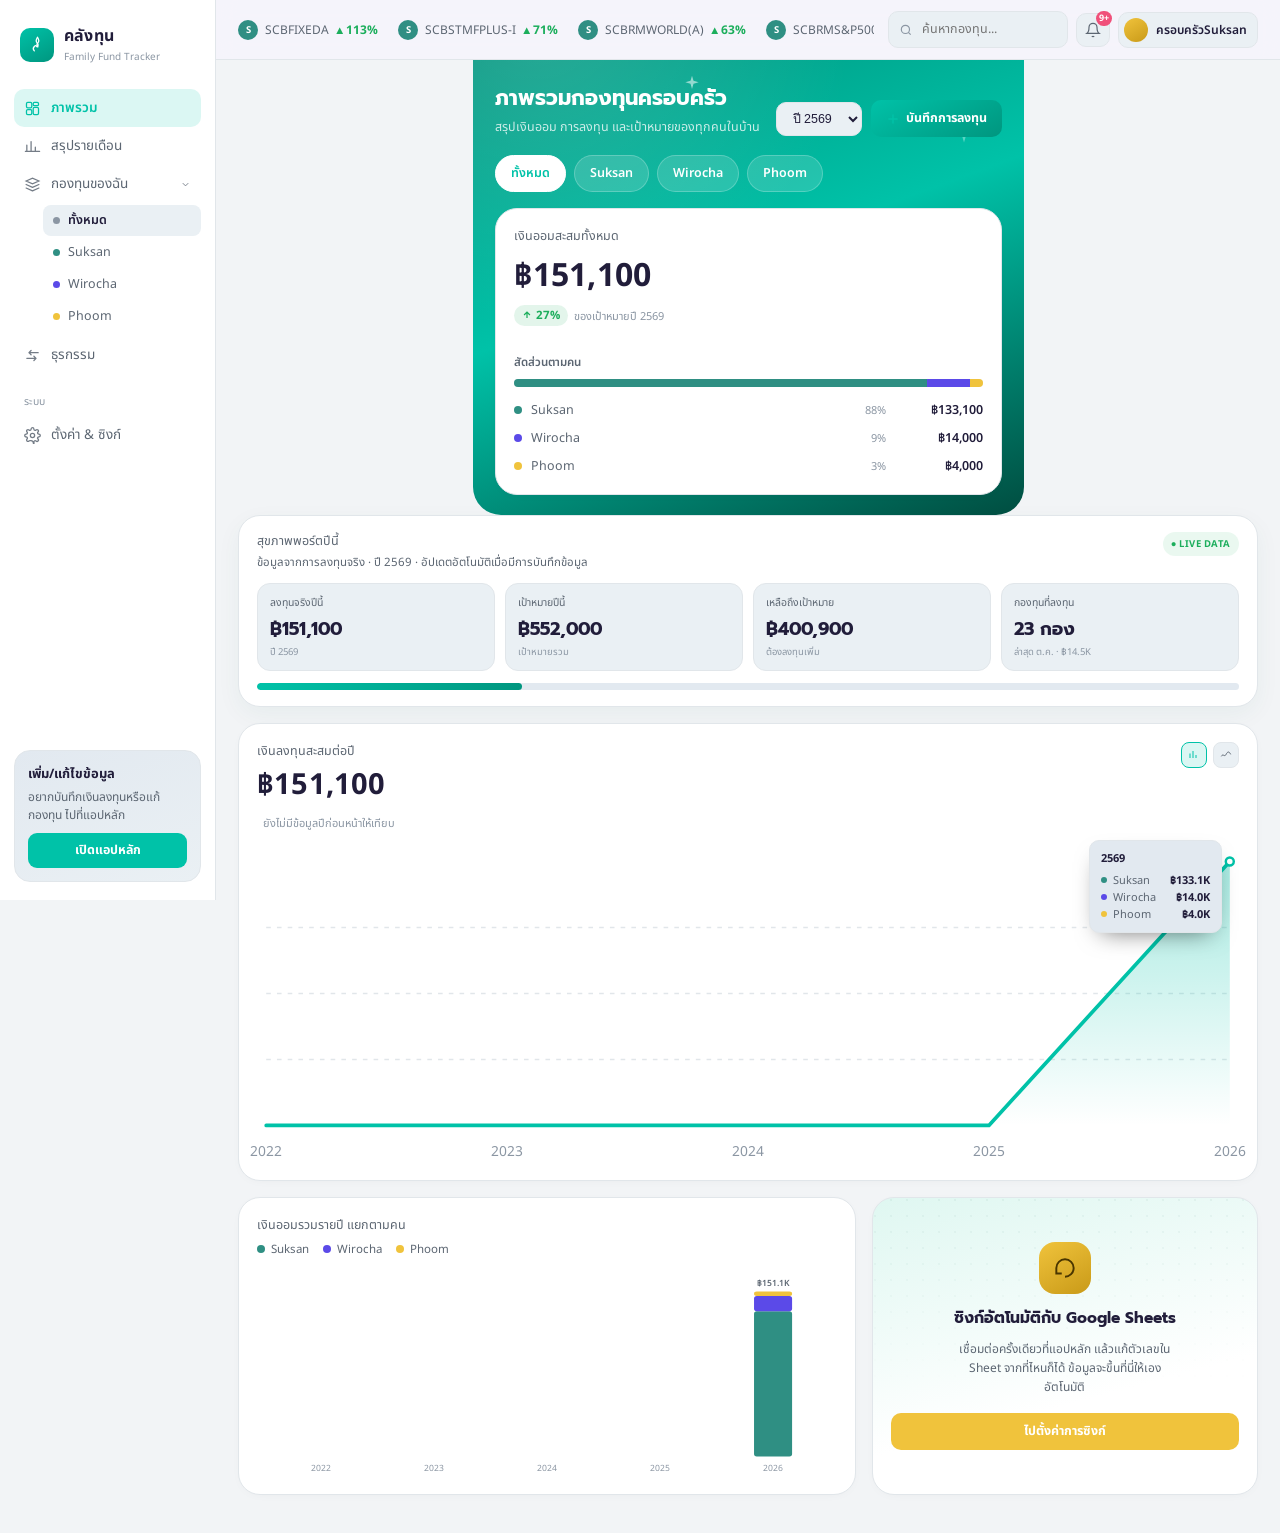
<file: portfolio/dashboard.html>
<!DOCTYPE html>
<html lang="th">
<head>
<meta charset="UTF-8">
<meta name="viewport" content="width=device-width, initial-scale=1, viewport-fit=cover">
<title>คลังทุน — Dashboard V27</title>
<meta name="theme-color" content="#004D40">
<link rel="manifest" href="manifest.json">
<link rel="apple-touch-icon" href="icon-192.png">
<link rel="icon" href="icon-192.png">
<link rel="preconnect" href="https://fonts.googleapis.com">
<link href="https://fonts.googleapis.com/css2?family=Prompt:wght@400;500;600;700&family=Noto+Sans+Thai:wght@400;500;600&display=swap" rel="stylesheet">
<style>
:root{
  --bg:#F2F4F6;
  --surface:#FFFFFF;
  --surface-2:#EAF0F4;
  --surface-3:#E2E9F0;
  --border:#E1E6EA;
  --text:#211D3A;
  --text-soft:#5C6672;
  --text-faint:#8B96A3;
  --primary:#00C2A8;
  --primary-dim:#DFF7F1;
  --primary-soft:rgba(0,194,168,.14);
  --gold:#F0C33C;
  --gold-soft:rgba(240,195,60,.16);
  --danger:#F0507A;
  --danger-soft:rgba(240,80,122,.10);
  --positive:#1CAE5C;
  --radius-s:10px;
  --radius-m:16px;
  --radius-l:22px;
}
*{box-sizing:border-box;}
html,body{margin:0;padding:0;}
body{
  background:var(--bg);
  color:var(--text);
  font-family:'Noto Sans Thai','Prompt',sans-serif;
  -webkit-font-smoothing:antialiased;
}
h1,h2,h3,.num{font-family:'Prompt','Noto Sans Thai',sans-serif;}
button{font-family:inherit;}
input{font-family:inherit;}
a{color:inherit;text-decoration:none;}
::selection{background:var(--primary-soft);}
::-webkit-scrollbar{width:8px;height:8px;}
::-webkit-scrollbar-thumb{background:var(--surface-3);border-radius:8px;}

.shell{display:flex;min-height:100vh;}

/* ---------------- Sidebar ---------------- */
.sidebar{
  width:216px; flex:none; background:var(--surface); border-right:1px solid var(--border);
  display:flex; flex-direction:column; padding:18px 14px; position:sticky; top:0; height:100vh;
  transition:transform .25s ease; z-index:40;
}
.brand{display:flex; align-items:center; gap:10px; padding:6px 6px 18px;}
.brand-mark{width:34px;height:34px;border-radius:10px;background:linear-gradient(150deg,var(--primary),#00967F);display:flex;align-items:center;justify-content:center;flex:none;}
.brand-mark svg{width:19px;height:19px;}
.brand-name{font-weight:700;font-size:16px;letter-spacing:.2px;}
.brand-sub{font-size:10px;color:var(--text-faint);margin-top:1px;}

.nav-group{margin-top:6px;}
.nav-label{font-size:10.5px;color:var(--text-faint);padding:14px 10px 6px;}
.nav-item{
  display:flex; align-items:center; gap:10px; padding:9px 10px; border-radius:10px;
  color:var(--text-soft); font-size:13.5px; cursor:pointer; border:none; background:none; width:100%; text-align:left;
}
.nav-item svg{width:17px;height:17px;flex:none;opacity:.85;}
.nav-item:hover{background:var(--surface-2); color:var(--text);}
.nav-item.active{background:var(--primary-soft); color:var(--primary); font-weight:600;}
.nav-item.active svg{opacity:1;}
.nav-sub{padding-left:29px; display:flex; flex-direction:column; gap:1px; margin:2px 0 4px;}
.nav-sub-item{
  display:flex; align-items:center; gap:8px; padding:6px 10px; border-radius:8px; font-size:12.5px;
  color:var(--text-soft); cursor:pointer; border:none; background:none; width:100%; text-align:left;
}
.nav-sub-item .dot{width:7px;height:7px;border-radius:50%;flex:none;}
.nav-sub-item:hover{background:var(--surface-2); color:var(--text);}
.nav-sub-item.active{color:var(--text); font-weight:600; background:var(--surface-2);}

.sidebar-foot{margin-top:auto; display:flex; flex-direction:column; gap:8px;}
.app-link-card{
  background:linear-gradient(160deg,var(--surface-3),var(--surface-2)); border:1px solid var(--border);
  border-radius:var(--radius-m); padding:13px; font-size:12px; color:var(--text-soft);
}
.app-link-card b{display:block; color:var(--text); font-size:13px; margin-bottom:4px;}
.app-link-card a.btn{
  display:block; text-align:center; margin-top:9px; background:var(--primary); color:#FFFFFF; font-weight:700;
  padding:8px; border-radius:9px; font-size:12.5px;
}

.sidebar-close{display:none;}

/* ---------------- Main / Topbar ---------------- */
.main{flex:1; min-width:0; display:flex; flex-direction:column;}
.topbar{
  position:sticky; top:0; z-index:30; background:rgba(246,244,252,.85); backdrop-filter:blur(10px);
  border-bottom:1px solid var(--border); display:flex; align-items:center; gap:14px;
  padding:11px 22px;
}
.hamburger{display:none; border:none; background:var(--surface-2); color:var(--text); width:34px;height:34px;border-radius:9px; align-items:center;justify-content:center; flex:none;}
.ticker{
  flex:1; min-width:0; display:flex; gap:20px; overflow-x:auto; scrollbar-width:none; padding:2px 0;
}
.ticker::-webkit-scrollbar{display:none;}
.ticker-item{display:flex; align-items:center; gap:7px; flex:none; font-size:12px;}
.ticker-badge{width:20px;height:20px;border-radius:50%;display:flex;align-items:center;justify-content:center;font-size:9.5px;font-weight:700;color:#FFFFFF;flex:none;}
.ticker-name{color:var(--text-soft); max-width:118px; overflow:hidden; text-overflow:ellipsis; white-space:nowrap;}
.ticker-pct{font-weight:700;}
.ticker-pct.up{color:var(--positive);}
.ticker-pct.down{color:var(--danger);}
.topbar-right{display:flex; align-items:center; gap:8px; flex:none;}
.search-box{
  display:flex; align-items:center; gap:7px; background:var(--surface-2); border:1px solid var(--border);
  border-radius:10px; padding:7px 10px; width:180px;
}
.search-box input{background:none; border:none; outline:none; color:var(--text); font-size:12.5px; width:100%;}
.search-box svg{width:14px;height:14px; color:var(--text-faint); flex:none;}
.icon-btn{
  width:34px;height:34px;border-radius:10px;background:var(--surface-2); border:1px solid var(--border);
  color:var(--text-soft); display:flex; align-items:center; justify-content:center; cursor:pointer; position:relative; flex:none;
}
.icon-btn svg{width:16px;height:16px;}
.icon-btn .badge{position:absolute; top:-3px; right:-3px; background:var(--danger); color:#fff; font-size:9px; font-weight:700; min-width:15px; height:15px; border-radius:8px; display:flex; align-items:center; justify-content:center; padding:0 3px;}
.avatar-chip{display:flex; align-items:center; gap:8px; background:var(--surface-2); border:1px solid var(--border); border-radius:10px; padding:5px 10px 5px 5px;}
.avatar-chip .av{width:24px;height:24px;border-radius:50%;background:linear-gradient(150deg,var(--gold),#C99A18);flex:none;}
.avatar-chip span{font-size:12px;font-weight:600;}

.content{padding:0 22px 22px; max-width:1240px; margin:0 auto; width:100%;}

.page-head{display:flex; justify-content:space-between; align-items:flex-end; gap:16px; margin-bottom:18px; flex-wrap:wrap;}
.page-head h1{font-size:21px; margin:0 0 4px; font-weight:700;}
.page-head p{margin:0; font-size:12.5px; color:var(--text-soft);}
.privacy-hint{font-size:10.5px;color:var(--text-faint);margin-top:5px}
.privacy-hint b{color:var(--primary);font-weight:600}


/* ---------------- Dime-style purple hero ---------------- */
.hero-purple{
  position:relative; overflow:hidden;
  background:
    radial-gradient(circle at 12% -10%, rgba(255,255,255,.16), transparent 45%),
    linear-gradient(160deg,#00967F 0%, #00C2A8 45%, #004D40 100%);
  border-radius:0 0 28px 28px;
  padding:22px 22px 0;
  max-width:1240px; margin:0 auto;
}
.hero-stars{position:absolute; inset:0; pointer-events:none;}
.hero-stars .star{position:absolute; width:26px; height:26px;}
.hero-stars .s1{top:14px; left:38%; width:20px; height:20px;}
.hero-stars .s2{top:60px; right:8%; width:30px; height:30px;}
.hero-stars .s3{top:110px; left:6%; width:16px; height:16px;}
.hero-stars .s4{bottom:70px; right:28%; width:22px; height:22px;}
.hero-top{position:relative; display:flex; justify-content:space-between; align-items:flex-end; gap:16px; flex-wrap:wrap;}
.hero-top h1{font-size:21px; margin:0 0 4px; font-weight:700; color:#fff;}
.hero-top p{margin:0; font-size:12.5px; color:rgba(255,255,255,.78);}
.hero-select{background:rgba(255,255,255,.14); border:1px solid rgba(255,255,255,.25); color:#fff;}
.hero-cta{background:#fff; color:var(--primary);}
.hero-cta svg{color:var(--primary);}
.pill-row{position:relative; display:flex; gap:8px; overflow-x:auto; padding:18px 0 22px; scrollbar-width:none;}
.pill-row::-webkit-scrollbar{display:none;}
.pill-btn{
  flex:none; background:rgba(255,255,255,.14); border:1px solid rgba(255,255,255,.22); color:#fff;
  font-size:12.5px; font-weight:600; padding:8px 15px; border-radius:999px; cursor:pointer;
}
.pill-btn.active{background:#fff; color:var(--primary); border-color:#fff;}
.hero-card-wrap{position:relative; padding-bottom:20px; margin-top:-6px;}
.hero-card{box-shadow:0 20px 40px -20px rgba(43,26,110,.35);}
.hero-card .big-num{font-size:32px;}

@media (max-width: 760px){
  .hero-purple{border-radius:0 0 22px 22px; padding:16px 16px 0;}
  .pill-row{padding:14px 0 18px;}
}
.page-actions{display:flex; align-items:center; gap:9px;}
.select-pill{
  background:var(--surface-2); border:1px solid var(--border); color:var(--text); font-size:12.5px;
  padding:8px 12px; border-radius:10px; cursor:pointer;
}
.btn-primary{
  background:linear-gradient(150deg,var(--primary),#00967F); color:#FFFFFF; font-weight:700; font-size:12.5px;
  padding:9px 15px; border-radius:10px; border:none; cursor:pointer; display:flex; align-items:center; gap:6px;
}
.btn-primary svg{width:14px;height:14px;}

.grid-row{display:grid; gap:16px; margin-bottom:16px;}
.grid-row.r1{grid-template-columns:minmax(0,1fr);}
.grid-row.r2{grid-template-columns:minmax(0,1.6fr) minmax(0,1fr);}

.card{
  background:var(--surface); border:1px solid var(--border); border-radius:var(--radius-l);
  padding:18px; box-shadow:0 2px 14px -8px rgba(20,33,29,.10);
}
.card-head{display:flex; align-items:flex-start; justify-content:space-between; margin-bottom:6px;}
.card-title{font-size:12.5px; color:var(--text-soft); display:flex; align-items:center; gap:5px;}
.card-tools{display:flex; gap:6px;}
.tool-btn{
  width:26px;height:26px;border-radius:8px;background:var(--surface-2); border:1px solid var(--border);
  color:var(--text-soft); display:flex; align-items:center; justify-content:center; cursor:pointer;
}
.tool-btn svg{width:13px;height:13px;}
.tool-btn.active{color:var(--primary); border-color:var(--primary); background:var(--primary-soft);}

.big-num{font-size:29px; font-weight:700; margin:2px 0 3px; letter-spacing:.2px;}
.big-num small{font-size:16px; color:var(--text-soft); font-weight:600;}
.delta-pill{
  display:inline-flex; align-items:center; gap:4px; font-size:11.5px; font-weight:700; padding:2px 8px;
  border-radius:999px; margin-bottom:14px;
}
.delta-pill.pos{color:var(--positive); background:rgba(28,174,92,.12);}
.delta-pill.neg{color:var(--danger); background:var(--danger-soft);}
.delta-pill svg{width:10px;height:10px;}
.delta-sub{font-size:11px; color:var(--text-faint); margin-left:6px;}

.dist-label{font-size:11.5px; color:var(--text-soft); margin-bottom:8px; font-weight:600;}
.dist-bar{display:flex; height:8px; border-radius:6px; overflow:hidden; background:var(--surface-2); margin-bottom:14px;}
.dist-seg{height:100%;}
.dist-legend{display:flex; flex-direction:column; gap:9px;}
.dist-row{display:flex; align-items:center; gap:9px; font-size:12.5px;}
.dist-row .dot{width:8px;height:8px;border-radius:50%;flex:none;}
.dist-row .lbl{color:var(--text-soft); flex:1; min-width:0; overflow:hidden; text-overflow:ellipsis; white-space:nowrap;}
.dist-row .pct{color:var(--text-faint); font-size:11px; width:34px; text-align:right;}
.dist-row .amt{font-weight:600; width:88px; text-align:right;}

.chart-wrap{position:relative; margin-top:6px;}
.chart-wrap svg{width:100%; height:auto; display:block; overflow:visible;}
.chart-tooltip{
  position:absolute; background:var(--surface-3); border:1px solid var(--border); border-radius:10px;
  padding:9px 11px; font-size:11px; pointer-events:none; opacity:0; transition:opacity .12s ease; white-space:nowrap;
  box-shadow:0 10px 24px -12px rgba(0,0,0,.6); z-index:5;
}
.chart-tooltip .tt-year{font-weight:700; margin-bottom:5px; color:var(--text);}
.chart-tooltip .tt-row{display:flex; align-items:center; gap:6px; color:var(--text-soft);}
.chart-tooltip .tt-row .dot{width:6px;height:6px;border-radius:50%;}
.chart-tooltip .tt-row b{color:var(--text); margin-left:auto; padding-left:14px;}

.bar-legend{display:flex; gap:14px; flex-wrap:wrap; margin-bottom:10px;}
.bar-legend .lg-item{display:flex; align-items:center; gap:6px; font-size:11.5px; color:var(--text-soft);}
.bar-legend .lg-item .dot{width:8px;height:8px;border-radius:50%;}

.promo-card{
  background:linear-gradient(165deg,#DFF7F1,#FFFFFF 65%); border:1px solid var(--border); border-radius:var(--radius-l);
  padding:22px 18px; text-align:center; display:flex; flex-direction:column; align-items:center; justify-content:center;
  gap:10px; position:relative; overflow:hidden; box-shadow:0 2px 14px -8px rgba(20,33,29,.10);
}
.promo-card::before{
  content:''; position:absolute; inset:0; opacity:.6;
  background-image:radial-gradient(circle at 2px 2px, rgba(15,91,77,.08) 1px, transparent 1px);
  background-size:16px 16px; mask-image:linear-gradient(to bottom, black, transparent 70%);
}
.promo-icon{width:52px;height:52px;border-radius:16px;background:linear-gradient(150deg,var(--gold),#C99A18); display:flex;align-items:center;justify-content:center; position:relative;}
.promo-icon svg{width:26px;height:26px;color:#4A3600;}
.promo-card h3{font-size:15.5px; margin:2px 0 0; position:relative;}
.promo-card p{font-size:12px; color:var(--text-soft); margin:0; line-height:1.6; position:relative; max-width:230px;}
.promo-card a.btn{
  position:relative; margin-top:6px; background:var(--gold); color:#FFFFFF; font-weight:700; font-size:12.5px;
  padding:9px 18px; border-radius:10px; width:100%;
}

.empty-note{font-size:12px; color:var(--text-faint); text-align:center; padding:30px 10px;}
.live-summary{background:var(--surface);border:1px solid var(--border);border-radius:var(--radius-l);padding:16px 18px;margin-bottom:16px;box-shadow:0 8px 24px rgba(15,91,77,.05)}
.live-summary-head{display:flex;justify-content:space-between;align-items:flex-start;gap:12px;margin-bottom:12px}
.live-sub{font-size:11.5px;color:var(--text-soft);margin-top:3px}
.live-badge{font-size:9.5px;font-weight:700;letter-spacing:.5px;color:var(--positive);background:rgba(28,174,92,.09);padding:5px 8px;border-radius:999px;white-space:nowrap}
.live-kpis{display:grid;grid-template-columns:repeat(4,1fr);gap:10px}
.live-kpi{background:var(--surface-2);border:1px solid var(--border);border-radius:13px;padding:11px 12px;min-width:0}
.live-kpi-label{font-size:10.5px;color:var(--text-soft);margin-bottom:4px}
.live-kpi-value{font-family:'Prompt','Noto Sans Thai',sans-serif;font-size:18px;font-weight:700;white-space:nowrap;overflow:hidden;text-overflow:ellipsis}
.live-kpi-note{font-size:9.5px;color:var(--text-faint);margin-top:2px}
.live-progress{height:7px;background:var(--surface-3);border-radius:99px;overflow:hidden;margin-top:12px}
.live-progress>div{height:100%;width:0;background:linear-gradient(90deg,var(--primary),#00967F);border-radius:inherit;transition:width .35s ease}
@media(max-width:760px){.live-kpis{grid-template-columns:repeat(2,1fr)}.live-summary{padding:14px}.live-kpi-value{font-size:16px}}


.overlay-bg{position:fixed; inset:0; background:rgba(0,0,0,.5); z-index:39; display:none;}
.overlay-bg.show{display:block;}

@media (max-width: 980px){
  .grid-row.r1, .grid-row.r2{grid-template-columns:1fr;}
  .ticker{display:none;}
}
@media (max-width: 760px){
  .sidebar{position:fixed; left:0; top:0; transform:translateX(-100%); box-shadow:0 0 40px rgba(0,0,0,.5);}
  .sidebar.open{transform:translateX(0);}
  .sidebar-close{display:flex; align-items:center; justify-content:center; margin-left:auto; width:28px;height:28px;border-radius:8px;background:var(--surface-2); border:1px solid var(--border); color:var(--text-soft);}
  .hamburger{display:flex;}
  .search-box{display:none;}
  .content{padding:0 16px 16px;}
  .page-head{align-items:flex-start;}
  .card{padding:14px;}
}
</style>
<script src="../config.js"></script>
<script src="auth-open.js"></script>
</head>
<body>

<div class="overlay-bg" id="overlayBg"></div>
<div class="shell">

  <aside class="sidebar" id="sidebar">
    <div class="brand">
      <div class="brand-mark">
        <svg viewBox="0 0 24 24" fill="none"><path d="M12 3c-2 3-2.5 5-.5 7 1.6 1.6 1.6 3.4 0 5-1.5-2-2-2-3.5-.5C6.5 16 6 18 8 20" stroke="#FFFFFF" stroke-width="1.6" stroke-linecap="round" stroke-linejoin="round"/><path d="M12 3c2 3 2.5 5 .5 7-1.6 1.6-1.6 3.4 0 5" stroke="#FFFFFF" stroke-width="1.6" stroke-linecap="round" stroke-linejoin="round"/></svg>
      </div>
      <div>
        <div class="brand-name">คลังทุน</div>
        <div class="brand-sub">Family Fund Tracker</div>
      </div>
      <button class="sidebar-close" id="sidebarClose">✕</button>
    </div>

    <div class="nav-group">
      <button class="nav-item active" data-nav="dashboard">
        <svg viewBox="0 0 24 24" fill="none" stroke="currentColor" stroke-width="1.8"><rect x="3.5" y="3.5" width="7.5" height="7.5" rx="1.8"/><rect x="13" y="3.5" width="7.5" height="4.5" rx="1.8"/><rect x="13" y="10.5" width="7.5" height="10" rx="1.8"/><rect x="3.5" y="13.5" width="7.5" height="7" rx="1.8"/></svg>
        ภาพรวม
      </button>
      <a class="nav-item" href="index.html">
        <svg viewBox="0 0 24 24" fill="none" stroke="currentColor" stroke-width="1.8"><path d="M4 19V10M10 19V5M16 19v-6M22 19H2" stroke-linecap="round"/></svg>
        สรุปรายเดือน
      </a>
      <button class="nav-item" id="portfolioToggle">
        <svg viewBox="0 0 24 24" fill="none" stroke="currentColor" stroke-width="1.8"><path d="M3 7l9-4 9 4-9 4-9-4Z"/><path d="M3 12l9 4 9-4M3 17l9 4 9-4" stroke-linecap="round" stroke-linejoin="round"/></svg>
        กองทุนของฉัน
        <svg viewBox="0 0 24 24" fill="none" stroke="currentColor" stroke-width="2" style="width:11px;height:11px;margin-left:auto;transition:transform .15s" id="portfolioChevron"><path d="m6 9 6 6 6-6"/></svg>
      </button>
      <div class="nav-sub" id="ownerSubnav"></div>
      <a class="nav-item" href="index.html">
        <svg viewBox="0 0 24 24" fill="none" stroke="currentColor" stroke-width="1.8"><path d="M7 8h13M7 8l3-3M7 8l3 3M17 16H4M17 16l-3-3M17 16l-3 3" stroke-linecap="round" stroke-linejoin="round"/></svg>
        ธุรกรรม
      </a>
    </div>

    <div class="nav-group">
      <div class="nav-label">ระบบ</div>
      <a class="nav-item" href="index.html">
        <svg viewBox="0 0 24 24" fill="none" stroke="currentColor" stroke-width="1.8"><circle cx="12" cy="12" r="3"/><path d="M19.4 15a1.7 1.7 0 0 0 .34 1.87l.06.06a2 2 0 1 1-2.83 2.83l-.06-.06a1.7 1.7 0 0 0-1.87-.34 1.7 1.7 0 0 0-1 1.55V27a2 2 0 1 1-4 0v-.09A1.7 1.7 0 0 0 9 19.36a1.7 1.7 0 0 0-1.87.34l-.06.06a2 2 0 1 1-2.83-2.83l.06-.06A1.7 1.7 0 0 0 4.64 15a1.7 1.7 0 0 0-1.55-1H3a2 2 0 1 1 0-4h.09A1.7 1.7 0 0 0 4.64 9a1.7 1.7 0 0 0-.34-1.87l-.06-.06a2 2 0 1 1 2.83-2.83l.06.06A1.7 1.7 0 0 0 9 4.64a1.7 1.7 0 0 0 1-1.55V3a2 2 0 1 1 4 0v.09a1.7 1.7 0 0 0 1 1.55 1.7 1.7 0 0 0 1.87-.34l.06-.06a2 2 0 1 1 2.83 2.83l-.06.06A1.7 1.7 0 0 0 19.36 9a1.7 1.7 0 0 0 1.55 1H21a2 2 0 1 1 0 4h-.09a1.7 1.7 0 0 0-1.55 1Z"/></svg>
        ตั้งค่า &amp; ซิงก์
      </a>
    </div>

    <div class="sidebar-foot">
      <div class="app-link-card">
        <b>เพิ่ม/แก้ไขข้อมูล</b>
        อยากบันทึกเงินลงทุนหรือแก้กองทุน ไปที่แอปหลัก
        <a class="btn" href="index.html">เปิดแอปหลัก</a>
      </div>
    </div>
  </aside>

  <div class="main">
    <header class="topbar">
      <button class="hamburger" id="hamburgerBtn">
        <svg viewBox="0 0 24 24" width="17" height="17" fill="none" stroke="currentColor" stroke-width="2"><path d="M4 7h16M4 12h16M4 17h16" stroke-linecap="round"/></svg>
      </button>
      <div class="ticker" id="ticker"></div>
      <div class="topbar-right">
        <div class="search-box">
          <svg viewBox="0 0 24 24" fill="none" stroke="currentColor" stroke-width="2"><circle cx="11" cy="11" r="7"/><path d="m20 20-4-4"/></svg>
          <input id="fundSearch" placeholder="ค้นหากองทุน...">
        </div>
        <button class="icon-btn" id="bellBtn" title="การแจ้งเตือน">
          <svg viewBox="0 0 24 24" fill="none" stroke="currentColor" stroke-width="1.8"><path d="M18 8a6 6 0 1 0-12 0c0 7-3 9-3 9h18s-3-2-3-9"/><path d="M13.7 21a2 2 0 0 1-3.4 0"/></svg>
          <span class="badge" id="bellBadge" style="display:none;">0</span>
        </button>
        <div class="avatar-chip">
          <div class="av"></div>
          <span id="familyLabel">ครอบครัว</span>
        </div>
      </div>
    </header>

    <div class="hero-purple">
      <div class="hero-stars">
        <svg class="star s1" viewBox="0 0 24 24" fill="rgba(255,255,255,.55)"><path d="M12 2l1.8 6.2L20 10l-6.2 1.8L12 18l-1.8-6.2L4 10l6.2-1.8L12 2Z"/></svg>
        <svg class="star s2" viewBox="0 0 24 24" fill="rgba(255,255,255,.35)"><path d="M12 2l1.8 6.2L20 10l-6.2 1.8L12 18l-1.8-6.2L4 10l6.2-1.8L12 2Z"/></svg>
        <svg class="star s3" viewBox="0 0 24 24" fill="rgba(255,255,255,.4)"><path d="M12 2l1.8 6.2L20 10l-6.2 1.8L12 18l-1.8-6.2L4 10l6.2-1.8L12 2Z"/></svg>
        <svg class="star s4" viewBox="0 0 24 24" fill="rgba(255,255,255,.25)"><path d="M12 2l1.8 6.2L20 10l-6.2 1.8L12 18l-1.8-6.2L4 10l6.2-1.8L12 2Z"/></svg>
      </div>
      <div class="hero-top">
        <div>
          <h1>ภาพรวมกองทุนครอบครัว</h1>
          <p id="pageSub">สรุปเงินออม การลงทุน และเป้าหมายของทุกคนในบ้าน</p>
        </div>
        <div class="page-actions">
          <select class="select-pill hero-select" id="yearSelect"></select>
          <a class="btn-primary hero-cta" href="index.html">
            <svg viewBox="0 0 24 24" fill="none" stroke="currentColor" stroke-width="2.4" stroke-linecap="round"><line x1="12" y1="5" x2="12" y2="19"/><line x1="5" y1="12" x2="19" y2="12"/></svg>
            บันทึกการลงทุน
          </a>
        </div>
      </div>
      <div class="pill-row" id="ownerPills"></div>
      <div class="hero-card-wrap">
        <section class="card hero-card" id="assetsCard"></section>
      </div>
    </div>

    <div class="content">
      <section class="live-summary" id="liveSummary">
        <div class="live-summary-head">
          <div>
            <div class="card-title">สุขภาพพอร์ตปีนี้</div>
            <div class="live-sub" id="liveSummarySub">ข้อมูลจากการลงทุนจริงที่บันทึกในแอปหลัก</div>
          </div>
          <span class="live-badge">● LIVE DATA</span>
        </div>
        <div class="live-kpis" id="liveKpis"></div>
        <div class="live-progress"><div id="liveProgressBar"></div></div>
      </section>

      <div class="grid-row r1">
        <section class="card" id="investCard">
          <div class="card-head">
            <div>
              <div class="card-title">เงินลงทุนสะสมต่อปี</div>
              <div class="big-num privacy-number" id="investBigNum">฿0</div>
              <div id="investDeltaWrap"></div>
            </div>
            <div class="card-tools">
              <button class="tool-btn active" data-chartmode="year" title="ยอดต่อปี">
                <svg viewBox="0 0 24 24" fill="none" stroke="currentColor" stroke-width="2"><path d="M4 19V10M10 19V5M16 19v-6"/></svg>
              </button>
              <button class="tool-btn" data-chartmode="cum" title="ยอดสะสม">
                <svg viewBox="0 0 24 24" fill="none" stroke="currentColor" stroke-width="2"><path d="M3 15c3-6 6 3 9-3s6-7 9-1" stroke-linecap="round"/></svg>
              </button>
            </div>
          </div>
          <div class="chart-wrap" id="investChartWrap"></div>
        </section>
      </div>

      <div class="grid-row r2">
        <section class="card" id="savingsCard">
          <div class="card-head">
            <div class="card-title">เงินออมรวมรายปี แยกตามคน</div>
          </div>
          <div class="bar-legend" id="barLegend"></div>
          <div class="chart-wrap" id="barChartWrap"></div>
        </section>
        <aside class="promo-card" id="promoCard"></aside>
      </div>
    </div>
  </div>
</div>

<script>
/* ================= DATA (reads the same database as index.html) ================= */
const STORAGE_KEY = 'khlangthun_portfolio_oldui_latest_v4';
const CURRENT_YEAR = new Date().getFullYear();
const PALETTE = ['#5B4AE8','#2F8F83','#F0C33C','#E05A78','#3B82C4','#8A63D2','#2E9E8E'];
const OWNER_FIXED_COLORS = {
  'Suksan':'#2F8F83',
  'Wirocha':'#5B4AE8',
  'Phoom':'#F0C33C',
  'สุขสันต์':'#2F8F83',
  'วิโรจา':'#5B4AE8',
  'ภูมิ':'#F0C33C'
};
const DARK_PALETTE = ['#1FAE8B','#E3B341','#5B9BD5','#FF6B81','#8B7CF6','#37D6B0','#D97757'];
const OWNER_COLORS = {};
const MONTHS_TH = ['ม.ค.','ก.พ.','มี.ค.','เม.ย.','พ.ค.','มิ.ย.','ก.ค.','ส.ค.','ก.ย.','ต.ค.','พ.ย.','ธ.ค.'];

function seedFunds(){
  const m = arr => { const o={}; arr.forEach((v,i)=>o[i+1]=v); return o; };
  return [
    fund('Suksan','SCBRMS&P500', m([0,2000,2000,2000,2000,2000,0,1000,0,0,0,0]), 24000),
    fund('Suksan','SCBRMWORLD(A)', m([0,2000,2000,2000,2000,2000,2000,2000,1000,0,0,0]), 24000),
    fund('Suksan','SCBGOLDHRMF', m([0,0,1000,1000,1000,3000,1000,0,1000,0,0,0]), 24000),
    fund('Suksan','SCBTM(ThaiESGE)', m([0,0,1000,1000,1000,1000,1000,1000,1000,0,0,0]), 24000),
    fund('Suksan','SCBRM2', m([0,0,0,0,0,0,5000,0,1000,0,0,0]), 24000),
    fund('Suksan','SCBSTMFPLUS-I', m([3000,3000,3000,3000,3000,2000,0,0,0,0,0,0]), 24000),
    fund('Suksan','SCBFIXEDA', m([3000,3000,3000,3000,3000,3000,3000,3000,3000,0,0,0]), 24000),
    fund('Suksan','TLUS500RMF (WelthX)', m([0,0,0,0,0,0,0,2000,2000,0,0,0]), 24000),
    fund('Suksan','TLWORLDXUSRMF (WelthX)', m([0,0,0,0,0,0,0,2000,2000,0,0,0]), 24000),
    fund('Suksan','KKP CorePath Balanced RMF', m([0,0,0,0,0,1000,1000,1000,2000,0,0,0]), 24000),
    fund('Suksan','KKP-INRMF', m([0,0,0,0,0,1000,0,0,0,0,0,0]), 24000),
    fund('Suksan','SCBSEMIE (500)', m([0,0,0,500,500,500,500,0,500,0,0,0]), 24000),
    fund('Suksan','SCBVIETE (500)', m([0,0,0,500,500,500,500,0,500,0,0,0]), 24000),
    fund('Suksan','SCBGVALUE (500)', m([0,0,0,500,500,500,500,0,500,0,0,0]), 24000),
    fund('Suksan','SCBJNK225E (500)', m([0,0,0,500,500,500,500,0,0,0,0,0]), 24000),
    fund('Suksan','VOO (800)', m([0,0,0,5000,500,1000,1000,0,0,0,0,0]), 24000),
    fund('Suksan','SCHD (500)', m([0,0,0,0,500,0,0,0,0,0,0,0]), 24000),
    fund('Suksan','VXUS (400)', m([0,0,0,4500,700,1000,0,0,0,0,0,0]), 24000),
    fund('Suksan','GOOGL (300)', m([0,0,0,0,0,3000,400,1000,0,0,0,0]), 24000),
    fund('Wirocha','SCBS&P500E (2000)', m([0,0,0,0,0,1000,2000,0,0,0,0,0]), 24000),
    fund('Wirocha','SCBGVALUE (1000)', m([0,0,0,0,0,0,1000,0,0,0,0,0]), 24000),
    fund('Wirocha','SCBSTMFPLUS-E (3000)', m([0,0,0,0,0,2000,5000,3000,0,0,0,0]), 24000),
    fund('Phoom','TLWORLD-X(WelthX)', m([0,0,0,0,0,0,2000,2000,0,0,0,0]), 24000),
  ];
}
function fund(owner,name,months,target){
  return { id:'f_'+Math.random().toString(36).slice(2,9), owner:canonicalOwner(owner), name, months, target, years:{}, favorite:false, transactions:[] };
}
function canonicalOwner(owner){
  const raw=String(owner||'').trim();
  const key=raw.replace(/\s+/g,'').toLowerCase();
  const map={
    'suksan':'Suksan','สุขสันต์':'Suksan',
    'wirocha':'Wirocha','วิโรจา':'Wirocha','วิโรชา':'Wirocha','วิรุชา':'Wirocha','วิโรช':'Wirocha',
    'phoom':'Phoom','ภูมิ':'Phoom'
  };
  return map[key]||raw;
}
function normalizeFund(f){
  f.owner=canonicalOwner(f.owner);
  if(!f.years || typeof f.years!=='object') f.years={};
  if(!Array.isArray(f.transactions)) f.transactions=[];
  if(typeof f.favorite!=='boolean') f.favorite=false;
  if(f.months && Object.keys(f.months).length && !f.years[CURRENT_YEAR]){
    f.years[CURRENT_YEAR]={months:{...f.months}, target:Number(f.target)||0};
  }
  delete f.months;
  if(f.target===undefined) f.target=24000;
  return f;
}
function yearDataOf(f, year, create=true){
  normalizeFund(f);
  if(!f.years[year] && create) f.years[year]={months:{}, target:Number(f.target)||0};
  if(f.years[year] && !f.years[year].months) f.years[year].months={};
  if(f.years[year] && f.years[year].target===undefined) f.years[year].target=Number(f.target)||0;
  return f.years[year] || {months:{},target:Number(f.target)||0};
}
function loadData(){
  try{
    const raw = localStorage.getItem(STORAGE_KEY);
    if(raw){ const d=JSON.parse(raw); (d.funds||[]).forEach(normalizeFund); return d; }
  }catch(e){}
  const data = { funds: seedFunds() };
  data.funds.forEach(normalizeFund);
  localStorage.setItem(STORAGE_KEY, JSON.stringify(data));
  return data;
}
let DATA = loadData();
let selectedYear = CURRENT_YEAR;
let lastRaw = localStorage.getItem(STORAGE_KEY);
let ownerFilter = 'ALL';

function ownerColor(owner){
  if(!OWNER_COLORS[owner]){
    OWNER_COLORS[owner] = OWNER_FIXED_COLORS[owner] || PALETTE[Object.keys(OWNER_COLORS).length % PALETTE.length];
  }
  return OWNER_COLORS[owner];
}
function owners(){ return [...new Set(DATA.funds.map(f=>f.owner))]; }
function fundsScoped(){ return ownerFilter==='ALL' ? DATA.funds : DATA.funds.filter(f=>f.owner===ownerFilter); }
function allYearsPresent(){
  const ys=new Set([CURRENT_YEAR]);
  DATA.funds.forEach(f=>Object.keys(f.years||{}).forEach(y=>ys.add(Number(y))));
  const min=Math.min(...ys), max=Math.max(...ys, CURRENT_YEAR);
  const span=Math.max(max-min, 4);
  const start=max-span;
  const out=[]; for(let y=start;y<=max;y++) out.push(y);
  return out;
}
function yearTotalForFund(f,y){ return Object.values(yearDataOf(f,y,false).months||{}).reduce((a,b)=>a+(Number(b)||0),0); }
function fundAllTimeTotal(f){ return Object.keys(f.years||{}).reduce((s,y)=>s+yearTotalForFund(f,Number(y)),0); }
function fundTargetOf(f,y){ return Number(yearDataOf(f,y,false).target)||Number(f.target)||0; }

const fmtInt = n => '฿' + Math.round(n||0).toLocaleString('th-TH');
const fmtShort = n => {
  n = Number(n)||0;
  if(Math.abs(n)>=1000000) return '฿'+(n/1000000).toFixed(2)+'M';
  if(Math.abs(n)>=1000) return '฿'+(n/1000).toFixed(1)+'K';
  return '฿'+Math.round(n).toLocaleString('th-TH');
};
function escapeHtml(s){ return String(s??'').replace(/[&<>"']/g, c=>({'&':'&amp;','<':'&lt;','>':'&gt;','"':'&quot;',"'":'&#39;'}[c])); }

/* ================= TICKER ================= */
function renderTicker(){
  const el = document.getElementById('ticker');
  const funds = [...DATA.funds].sort((a,b)=>fundAllTimeTotal(b)-fundAllTimeTotal(a)).slice(0,10);
  if(!funds.length){ el.innerHTML=''; return; }
  el.innerHTML = funds.map(f=>{
    const target = fundTargetOf(f, selectedYear) || 1;
    const actual = yearTotalForFund(f, selectedYear);
    const pct = Math.round(actual/target*100);
    const up = pct>=50;
    const color = ownerColor(f.owner);
    const initial = (f.owner||'?').trim().charAt(0).toUpperCase();
    return `<div class="ticker-item" title="${escapeHtml(f.owner)} · ${escapeHtml(f.name)}">
      <div class="ticker-badge" style="background:${color}">${initial}</div>
      <span class="ticker-name">${escapeHtml(f.name)}</span>
      <span class="ticker-pct ${up?'up':'down'}">${up?'▲':'▼'} ${pct}%</span>
    </div>`;
  }).join('');
}

/* ================= SIDEBAR OWNER SUBNAV ================= */
function renderOwnerSubnav(){
  const wrap = document.getElementById('ownerSubnav');
  wrap.innerHTML = ['ALL',...owners()].map(o=>{
    const label = o==='ALL' ? 'ทั้งหมด' : o;
    const color = o==='ALL' ? 'var(--text-faint)' : ownerColor(o);
    return `<button class="nav-sub-item ${ownerFilter===o?'active':''}" data-owner="${escapeHtml(o)}">
      <span class="dot" style="background:${color}"></span>${escapeHtml(label)}
    </button>`;
  }).join('');
  wrap.querySelectorAll('[data-owner]').forEach(btn=>{
    btn.addEventListener('click', ()=>{ ownerFilter=btn.dataset.owner; renderAll(); });
  });
}

/* ================= HERO OWNER PILLS ================= */
function renderOwnerPills(){
  const wrap = document.getElementById('ownerPills');
  wrap.innerHTML = ['ALL',...owners()].map(o=>{
    const label = o==='ALL' ? 'ทั้งหมด' : o;
    return `<button class="pill-btn ${ownerFilter===o?'active':''}" data-owner-pill="${escapeHtml(o)}">${escapeHtml(label)}</button>`;
  }).join('');
  wrap.querySelectorAll('[data-owner-pill]').forEach(btn=>{
    btn.addEventListener('click', ()=>{ ownerFilter=btn.dataset.ownerPill; renderAll(); });
  });
}

/* ================= ASSETS CARD ================= */
function renderLiveSummary(){
  const funds=fundsScoped();
  const year=selectedYear;
  const actual=funds.reduce((s,f)=>s+yearTotalForFund(f,year),0);
  const target=funds.reduce((s,f)=>s+fundTargetOf(f,year),0);
  const gap=target-actual;
  const pct=target?Math.round(actual/target*100):0;
  const active=funds.filter(f=>yearTotalForFund(f,year)>0).length;
  const allTime=funds.reduce((s,f)=>s+fundAllTimeTotal(f),0);
  const months=[...Array(12)].map((_,i)=>funds.reduce((s,f)=>s+(Number(yearDataOf(f,year,false).months?.[i])||0),0));
  let lastIdx=-1; months.forEach((v,i)=>{if(v>0) lastIdx=i;});
  const last=lastIdx>=0?months[lastIdx]:0;
  const monthLabel=lastIdx>=0?MONTHS_TH[lastIdx]:'ยังไม่มี';
  const kpis=[
    ['ลงทุนจริงปีนี้',fmtInt(actual),`ปี ${year+543}`],
    ['เป้าหมายปีนี้',fmtInt(target),target?'เป้าหมายรวม':'ยังไม่ได้ตั้งเป้า'],
    [gap>=0?'เหลือถึงเป้าหมาย':'เกินเป้าหมาย',fmtInt(Math.abs(gap)),gap>=0?'ต้องลงทุนเพิ่ม':'ทำได้เกินเป้า'],
    ['กองทุนที่ลงทุน',`${active} กอง`,lastIdx>=0?`ล่าสุด ${monthLabel} · ${fmtShort(last)}`:`สะสมทั้งหมด ${fmtShort(allTime)}`]
  ];
  document.getElementById('liveKpis').innerHTML=kpis.map((k,i)=>`<div class="live-kpi"><div class="live-kpi-label">${k[0]}</div><div class="live-kpi-value privacy-number">${k[1]}</div><div class="live-kpi-note">${k[2]}</div></div>`).join('');
  document.getElementById('liveProgressBar').style.width=Math.min(100,Math.max(0,pct))+'%';
  document.getElementById('liveSummarySub').textContent=`ข้อมูลจากการลงทุนจริง · ปี ${year+543} · อัปเดตอัตโนมัติเมื่อมีการบันทึกข้อมูล`;
}

function renderAssetsCard(){
  const funds = fundsScoped();
  const totalAllTime = funds.reduce((s,f)=>s+fundAllTimeTotal(f),0);
  const thisYear = funds.reduce((s,f)=>s+yearTotalForFund(f,selectedYear),0);
  const lastYear = funds.reduce((s,f)=>s+yearTotalForFund(f,selectedYear-1),0);
  let deltaHtml;
  if(lastYear>0){
    const pct = Math.round((thisYear-lastYear)/lastYear*100);
    const pos = pct>=0;
    deltaHtml = `<span class="delta-pill ${pos?'pos':'neg'}"><svg viewBox="0 0 24 24" fill="none" stroke="currentColor" stroke-width="3">${pos?'<path d="M12 19V5M5 12l7-7 7 7"/>':'<path d="M12 5v14M5 12l7 7 7-7"/>'}</svg>${pos?'+':''}${pct}%</span><span class="delta-sub">เทียบปีก่อน (${lastYear-543>0?'':''}${selectedYear-1+543})</span>`;
  } else {
    const target = funds.reduce((s,f)=>s+fundTargetOf(f,selectedYear),0);
    const pct = target? Math.round(thisYear/target*100):0;
    deltaHtml = `<span class="delta-pill pos"><svg viewBox="0 0 24 24" fill="none" stroke="currentColor" stroke-width="3"><path d="M12 19V5M5 12l7-7 7 7"/></svg>${pct}%</span><span class="delta-sub">ของเป้าหมายปี ${selectedYear+543}</span>`;
  }

  const totals = {};
  funds.forEach(f=>{ totals[f.owner]=(totals[f.owner]||0)+fundAllTimeTotal(f); });
  const ownerList = Object.entries(totals).sort((a,b)=>b[1]-a[1]);
  const grand = ownerList.reduce((s,[,v])=>s+v,0) || 1;

  const segHtml = ownerList.map(([o,v])=>`<div class="dist-seg" style="width:${(v/grand*100).toFixed(2)}%;background:${ownerColor(o)}"></div>`).join('');
  const legendHtml = ownerList.map(([o,v])=>`
    <div class="dist-row">
      <span class="dot" style="background:${ownerColor(o)}"></span>
      <span class="lbl">${escapeHtml(o)}</span>
      <span class="pct">${Math.round(v/grand*100)}%</span>
      <span class="amt privacy-number">${fmtInt(v)}</span>
    </div>`).join('');

  document.getElementById('assetsCard').innerHTML = `
    <div class="card-head">
      <div class="card-title">เงินออมสะสมทั้งหมด</div>
    </div>
    <div class="big-num privacy-number">${fmtInt(totalAllTime)}</div>
    <div style="margin-bottom:14px;">${deltaHtml}</div>
    <div class="dist-label">สัดส่วนตามคน</div>
    <div class="dist-bar">${segHtml || '<div class="dist-seg" style="width:100%;background:var(--surface-3)"></div>'}</div>
    <div class="dist-legend">${legendHtml || '<div class="empty-note">ยังไม่มีข้อมูลกองทุน</div>'}</div>
  `;
}

/* ================= INVEST CHART (area, per year, hover tooltip) ================= */
let chartMode = 'year'; // 'year' | 'cum'
function renderInvestCard(){
  const funds = fundsScoped();
  const years = allYearsPresent();
  const thisYearTotal = funds.reduce((s,f)=>s+yearTotalForFund(f,selectedYear),0);
  const lastYearTotal = funds.reduce((s,f)=>s+yearTotalForFund(f,selectedYear-1),0);
  document.getElementById('investBigNum').textContent = fmtInt(thisYearTotal);
  const deltaWrap = document.getElementById('investDeltaWrap');
  if(lastYearTotal>0){
    const pct = Math.round((thisYearTotal-lastYearTotal)/lastYearTotal*100);
    const pos = pct>=0;
    deltaWrap.innerHTML = `<span class="delta-pill ${pos?'pos':'neg'}"><svg viewBox="0 0 24 24" fill="none" stroke="currentColor" stroke-width="3">${pos?'<path d="M12 19V5M5 12l7-7 7 7"/>':'<path d="M12 5v14M5 12l7 7 7-7"/>'}</svg>${pos?'+':''}${pct}%</span><span class="delta-sub">ปี ${selectedYear+543}</span>`;
  } else {
    deltaWrap.innerHTML = `<span class="delta-sub">ยังไม่มีข้อมูลปีก่อนหน้าให้เทียบ</span>`;
  }

  const owns = ownerFilter==='ALL' ? owners() : [ownerFilter];
  const perYearByOwner = years.map(y=>{
    const row = {year:y, total:0, owners:{}};
    owns.forEach(o=>{
      const v = DATA.funds.filter(f=>f.owner===o).reduce((s,f)=>s+yearTotalForFund(f,y),0);
      row.owners[o]=v; row.total+=v;
    });
    return row;
  });

  let series = perYearByOwner.map(r=>r.total);
  if(chartMode==='cum'){
    let acc=0; series = series.map(v=>{ acc+=v; return acc; });
  }

  const w=640,h=210,p={l:6,r:6,t:14,b:24};
  const maxV = Math.max(...series, 1);
  const stepX = (w-p.l-p.r)/Math.max(series.length-1,1);
  const pts = series.map((v,i)=>{
    const x = p.l + i*stepX;
    const y = h-p.b - (v/maxV)*(h-p.t-p.b);
    return [x,y];
  });
  const linePath = pts.map((pt,i)=> (i===0?'M':'L')+pt[0].toFixed(1)+' '+pt[1].toFixed(1)).join(' ');
  const areaPath = linePath + ` L${pts[pts.length-1][0].toFixed(1)} ${h-p.b} L${pts[0][0].toFixed(1)} ${h-p.b} Z`;
  const xlabels = years.map((y,i)=> i%Math.ceil(years.length/8||1)===0 || i===years.length-1 ? `<text x="${pts[i][0].toFixed(1)}" y="${h-4}" font-size="9" fill="var(--text-faint)" text-anchor="middle">${y}</text>` : '').join('');
  const gridY = [0.25,0.5,0.75].map(f=>`<line x1="${p.l}" x2="${w-p.r}" y1="${(h-p.t-p.b)*f+p.t}" y2="${(h-p.t-p.b)*f+p.t}" stroke="var(--border)" stroke-width="1" stroke-dasharray="3 4"/>`).join('');

  document.getElementById('investChartWrap').innerHTML = `
    <svg viewBox="0 0 ${w} ${h}" preserveAspectRatio="none">
      <defs>
        <linearGradient id="areaFade" x1="0" y1="0" x2="0" y2="1">
          <stop offset="0%" stop-color="#00C2A8" stop-opacity="0.35"/>
          <stop offset="100%" stop-color="#00C2A8" stop-opacity="0"/>
        </linearGradient>
      </defs>
      ${gridY}
      <path d="${areaPath}" fill="url(#areaFade)" stroke="none"/>
      <path d="${linePath}" fill="none" stroke="#00C2A8" stroke-width="2.4" stroke-linejoin="round" stroke-linecap="round"/>
      ${pts.map((pt,i)=>`<circle cx="${pt[0].toFixed(1)}" cy="${pt[1].toFixed(1)}" r="2.6" fill="#FFFFFF" stroke="#00C2A8" stroke-width="1.6" data-idx="${i}" class="hpt" style="opacity:0"/>`).join('')}
      ${xlabels}
      <rect x="0" y="0" width="${w}" height="${h}" fill="transparent" id="investHoverRect"/>
    </svg>
    <div class="chart-tooltip" id="investTooltip"></div>
  `;

  const svg = document.querySelector('#investChartWrap svg');
  const rect = document.getElementById('investHoverRect');
  const tooltip = document.getElementById('investTooltip');
  const wrapEl = document.getElementById('investChartWrap');

  function showAt(idx){
    const row = perYearByOwner[idx];
    if(!row) return;
    const topOwners = Object.entries(row.owners).sort((a,b)=>b[1]-a[1]).filter(([,v])=>v>0).slice(0,4);
    tooltip.innerHTML = `<div class="tt-year">${row.year+543}</div>` +
      (topOwners.length ? topOwners.map(([o,v])=>`<div class="tt-row"><span class="dot" style="background:${ownerColor(o)}"></span>${escapeHtml(o)}<b>${fmtShort(v)}</b></div>`).join('') : `<div class="tt-row">ไม่มีการลงทุน</div>`);
    const pt = pts[idx];
    const scaleX = wrapEl.clientWidth / w;
    let leftPx = pt[0]*scaleX;
    const boxW = 150;
    leftPx = Math.min(Math.max(leftPx-boxW/2, 0), wrapEl.clientWidth-boxW);
    tooltip.style.left = leftPx+'px';
    tooltip.style.top = Math.max(pt[1]*scaleX - 70, 0)+'px';
    tooltip.style.opacity = '1';
    svg.querySelectorAll('.hpt').forEach((c,i)=> c.style.opacity = i===idx?'1':'0');
  }
  function hide(){ tooltip.style.opacity='0'; svg.querySelectorAll('.hpt').forEach(c=>c.style.opacity='0'); }

  rect.addEventListener('mousemove', e=>{
    const bcr = svg.getBoundingClientRect();
    const relX = (e.clientX-bcr.left)/bcr.width * w;
    let idx = Math.round((relX-p.l)/stepX);
    idx = Math.max(0, Math.min(series.length-1, idx));
    showAt(idx);
  });
  rect.addEventListener('mouseleave', hide);
  rect.addEventListener('touchstart', e=>{
    const t=e.touches[0]; const bcr=svg.getBoundingClientRect();
    const relX = (t.clientX-bcr.left)/bcr.width * w;
    let idx = Math.round((relX-p.l)/stepX);
    idx = Math.max(0, Math.min(series.length-1, idx));
    showAt(idx);
  }, {passive:true});

  if(series.length) showAt(series.length-1);
}

/* ================= SAVINGS BAR CHART (stacked per year by owner) ================= */
function renderSavingsCard(){
  const owns = owners();
  const years = allYearsPresent();
  document.getElementById('barLegend').innerHTML = owns.map(o=>`<div class="lg-item"><span class="dot" style="background:${ownerColor(o)}"></span>${escapeHtml(o)}</div>`).join('') || '<div class="empty-note">ยังไม่มีข้อมูล</div>';

  const rows = years.map(y=>{
    const perOwner = owns.map(o=> DATA.funds.filter(f=>f.owner===o).reduce((s,f)=>s+yearTotalForFund(f,y),0));
    return {year:y, perOwner, total:perOwner.reduce((a,b)=>a+b,0)};
  });
  const maxTotal = Math.max(...rows.map(r=>r.total), 1);

  const w=640, h=230, p={l:8,r:8,t:26,b:22};
  const bw = (w-p.l-p.r)/rows.length;
  const barW = Math.min(bw*0.5, 42);

  const bars = rows.map((r,i)=>{
    const cx = p.l + bw*i + bw/2;
    let yCursor = h-p.b;
    const segs = r.perOwner.map((v,oi)=>{
      if(v<=0) return '';
      const segH = (v/maxTotal)*(h-p.t-p.b);
      yCursor -= segH;
      return `<rect x="${(cx-barW/2).toFixed(1)}" y="${yCursor.toFixed(1)}" width="${barW}" height="${segH.toFixed(1)}" rx="3" fill="${ownerColor(owns[oi])}"/>`;
    }).join('');
    const labelY = (h-p.b) - (r.total/maxTotal)*(h-p.t-p.b) - 6;
    const label = r.total>0 ? `<text x="${cx}" y="${Math.max(labelY,10).toFixed(1)}" font-size="9.5" fill="var(--text-soft)" text-anchor="middle" font-weight="600">${fmtShort(r.total)}</text>` : '';
    return `<g>${segs}${label}<text x="${cx}" y="${h-6}" font-size="9.5" fill="var(--text-faint)" text-anchor="middle">${r.year}</text></g>`;
  }).join('');

  document.getElementById('barChartWrap').innerHTML = `<svg viewBox="0 0 ${w} ${h}" preserveAspectRatio="none">${bars}</svg>`;
}

/* ================= PROMO CARD ================= */
function renderPromoCard(){
  document.getElementById('promoCard').innerHTML = `
    <div class="promo-icon">
      <svg viewBox="0 0 24 24" fill="none" stroke="currentColor" stroke-width="1.8"><path d="M4 12a8 8 0 1 1 8 8"/><path d="M4 12v5h5"/></svg>
    </div>
    <h3>ซิงก์อัตโนมัติกับ Google Sheets</h3>
    <p>เชื่อมต่อครั้งเดียวที่แอปหลัก แล้วแก้ตัวเลขใน Sheet จากที่ไหนก็ได้ ข้อมูลจะขึ้นที่นี่ให้เองอัตโนมัติ</p>
    <a class="btn" href="index.html">ไปตั้งค่าการซิงก์</a>
  `;
}

/* ================= NOTIFICATIONS ================= */
function renderNotifications(){
  const funds = fundsScoped();
  const mIdx = new Date().getMonth()+1;
  const noInvest = funds.filter(f=> (Number(yearDataOf(f,CURRENT_YEAR,false).months?.[mIdx])||0)===0 && f.years?.[CURRENT_YEAR]);
  const badge = document.getElementById('bellBadge');
  if(noInvest.length>0){ badge.style.display='flex'; badge.textContent = noInvest.length>9?'9+':noInvest.length; }
  else { badge.style.display='none'; }
  document.getElementById('bellBtn').title = noInvest.length ? `${noInvest.length} กองทุนยังไม่ได้ลงทุนเดือนนี้` : 'ยอดเดือนนี้ครบตามแผนแล้ว';
}

/* ================= SEARCH ================= */
document.getElementById('fundSearch').addEventListener('input', e=>{
  const q = e.target.value.trim().toLowerCase();
  document.querySelectorAll('.ticker-item').forEach(el=>{
    el.style.display = !q || el.textContent.toLowerCase().includes(q) ? 'flex' : 'none';
  });
});

/* ================= YEAR SELECT ================= */
function renderYearSelect(){
  const years = allYearsPresent();
  const sel = document.getElementById('yearSelect');
  sel.innerHTML = years.map(y=>`<option value="${y}">ปี ${y+543}</option>`).join('');
  sel.value = String(selectedYear);
}
document.getElementById('yearSelect').addEventListener('change', e=>{ selectedYear = Number(e.target.value); renderAll(); });

/* ================= CHART MODE TOGGLES ================= */
document.querySelectorAll('[data-chartmode]').forEach(btn=>{
  btn.addEventListener('click', ()=>{
    chartMode = btn.dataset.chartmode;
    document.querySelectorAll('[data-chartmode]').forEach(b=>b.classList.toggle('active', b===btn));
    renderInvestCard();
  });
});

/* ================= SIDEBAR / PORTFOLIO TOGGLE (mobile + submenu) ================= */
const ownerSubnav = document.getElementById('ownerSubnav');
document.getElementById('portfolioToggle').addEventListener('click', ()=>{
  const open = ownerSubnav.style.display!=='none';
  ownerSubnav.style.display = open ? 'none' : 'flex';
  ownerSubnav.style.flexDirection = 'column';
  document.getElementById('portfolioChevron').style.transform = open ? '' : 'rotate(180deg)';
});
ownerSubnav.style.display='flex'; ownerSubnav.style.flexDirection='column';

const sidebar = document.getElementById('sidebar');
const overlayBg = document.getElementById('overlayBg');
function openSidebar(){ sidebar.classList.add('open'); overlayBg.classList.add('show'); }
function closeSidebar(){ sidebar.classList.remove('open'); overlayBg.classList.remove('show'); }
document.getElementById('hamburgerBtn').addEventListener('click', openSidebar);
document.getElementById('sidebarClose').addEventListener('click', closeSidebar);
overlayBg.addEventListener('click', closeSidebar);

/* ================= MASTER RENDER ================= */
function renderAll(){
  renderYearSelect();
  renderOwnerSubnav();
  renderOwnerPills();
  renderTicker();
  renderLiveSummary();
  renderAssetsCard();
  renderInvestCard();
  renderSavingsCard();
  renderPromoCard();
  renderNotifications();
  const scope = ownerFilter==='ALL' ? 'ทุกคนในครอบครัว' : ownerFilter;
  document.getElementById('pageSub').textContent = `สรุปเงินออม การลงทุน และเป้าหมายของ${ownerFilter==='ALL'?'ทุกคนในบ้าน':scope}`;
  document.getElementById('familyLabel').textContent = owners()[0] ? 'ครอบครัว'+ (owners()[0]||'') : 'ครอบครัว';
}
renderAll();

/* ================= LIVE SYNC FROM SAME DATABASE ================= */
function checkForUpdates(){
  const raw = localStorage.getItem(STORAGE_KEY);
  if(raw !== lastRaw){
    lastRaw = raw;
    DATA = loadData();
    renderAll();
  }
}
setInterval(()=>{ if(!document.hidden) checkForUpdates(); }, 3000);
window.addEventListener('storage', e=>{ if(e.key===STORAGE_KEY) checkForUpdates(); });
document.addEventListener('visibilitychange', ()=>{ if(!document.hidden) checkForUpdates(); });
</script>
</body>
</html>
</file>
<file: shell.css>
/* ===== My Family Funds — App Shell =====
   Shared visual language across the 4-module home and placeholder modules.
   Palette and type intentionally match the Portfolio module so moving
   between the shell and that module feels like one continuous product. */

:root{
  --bg:#F2F4F6;
  --bg-deep:#F2F4F6;
  --surface:#FFFFFF;
  --ink:#2E3A42;
  --ink-soft:#5C6B74;
  --ink-faint:#8B9AA3;
  --primary:#00C2A8;
  --primary-light:#00967F;
  --primary-soft:#DFF7F1;
  --line:#E1E6EA;
  --gold:#F0C33C;
  --gold-text:#A87B0C;
  --income:#1F9D6C;
  --income-soft:#DCEFE4;
  --expense:#E0654B;
  --expense-soft:#F3DFDA;
  --invest:#6C63FF;
  --invest-soft:#ECEBFF;
  --shadow-card: 0 2px 10px rgba(46,58,66,.07);
  --shadow-hero: 0 4px 18px rgba(46,58,66,.08);
  --shadow-inset: none;
  --radius-l:26px;
  --radius-m:18px;
  --safe-t: env(safe-area-inset-top, 0px);
  --safe-b: env(safe-area-inset-bottom, 0px);
}

*{box-sizing:border-box}
html,body{margin:0;padding:0}
body{
  font-family:'Noto Sans Thai','Prompt',system-ui,-apple-system,sans-serif;
  color:var(--ink);
  background:var(--bg);
  min-height:100svh;
}

/* Page body is always the plain mint base — no viewport-relative color
   tricks here, so nothing can drift or cut through content on any
   screen size. */
body{background:var(--bg)}

.mff-app{
  max-width:460px;
  margin:0 auto;
  min-height:100svh;
  position:relative;
  padding-bottom:calc(84px + var(--safe-b));
  background:var(--bg);
}

/* Watery duotone header — sized to ITS OWN CONTENT (topbar + greeting),
   never to the viewport, so the colour block always ends exactly where
   the header ends, on every device, instead of cutting through cards. */
.mff-hero-wrap{
  position:relative;
  overflow:hidden;
  background:var(--bg);
  box-shadow:var(--shadow-hero);
  border-radius:0 0 32px 32px;
  padding-bottom:44px; /* room for the grid to overlap into */
}
.mff-hero-wrap svg.wave{display:none}

/* ---------- top bar ---------- */
.mff-topbar{
  display:flex;align-items:center;justify-content:space-between;
  padding:calc(18px + var(--safe-t)) 20px 6px;
  color:var(--ink);
  position:relative;
}
.mff-topbar .back{
  display:inline-flex;align-items:center;gap:6px;
  color:var(--ink);text-decoration:none;font-size:15px;font-weight:600;
  opacity:.85;
}
.mff-topbar .back svg{width:20px;height:20px}
.mff-topbar .dots{display:flex;gap:14px;opacity:.7;color:var(--ink)}

/* ---------- greeting header (home) ---------- */
.mff-hero{padding:6px 22px 6px;color:var(--ink);position:relative}
.mff-hero .eyebrow{
  font-size:13px;font-weight:700;margin:0 0 4px;
  background:linear-gradient(90deg,var(--primary),var(--gold-text));
  -webkit-background-clip:text;background-clip:text;color:transparent;
}
.mff-hero h1{font-size:26px;line-height:1.25;margin:0;font-weight:700;color:var(--ink)}
.mff-hero h1 b{color:var(--primary)}

/* ---------- module grid ---------- */
.mff-grid{
  display:grid;grid-template-columns:1fr 1fr;gap:16px;
  padding:0 20px;margin-top:-30px;
  position:relative;
}
.mff-card{
  background:var(--surface);
  border-radius:var(--radius-l);
  box-shadow:var(--shadow-card);
  padding:22px 16px 18px;
  text-align:center;
  text-decoration:none;
  color:var(--ink);
  display:flex;flex-direction:column;align-items:center;gap:10px;
  border:1px solid var(--line);
  position:relative;
  transition:transform .15s ease, box-shadow .15s ease;
}
.mff-card:active{transform:scale(.97)}
.mff-card .ribbon{
  position:absolute;top:10px;right:10px;background:var(--gold);color:#4A3600;
  font-size:9.5px;font-weight:700;padding:2px 7px;border-radius:999px;
}
.mff-card .icon-wrap{
  width:58px;height:58px;border-radius:18px;
  display:flex;align-items:center;justify-content:center;
  background:var(--primary-soft);color:var(--primary);
}
.mff-card .icon-wrap svg{width:30px;height:30px}
.mff-card .avatar{width:58px;height:58px;border-radius:50%;overflow:hidden;background:var(--primary-soft);display:flex;align-items:center;justify-content:center}
.mff-card .avatar svg{width:34px;height:34px;color:var(--primary)}
.mff-card h3{margin:2px 0 0;font-size:16.5px;font-weight:700}
.mff-card p{margin:0;font-size:12px;color:var(--ink-soft);line-height:1.5}
.mff-card .soon{
  position:absolute;top:12px;right:12px;font-size:10px;font-weight:700;
  background:var(--primary-soft);color:var(--primary);border-radius:999px;padding:3px 8px;
}

/* ---------- bottom nav ---------- */
.mff-bottomnav{
  position:fixed;left:0;right:0;bottom:0;
  max-width:460px;margin:0 auto;
  background:var(--bg);
  display:flex;justify-content:space-around;align-items:center;
  padding:10px 8px calc(10px + var(--safe-b));
  box-shadow:0 -6px 16px -4px #c3cbd0;
}
.mff-navbtn{
  border:0;background:none;display:flex;flex-direction:column;align-items:center;gap:4px;
  color:var(--ink-faint);font-size:10px;font-weight:600;cursor:pointer;padding:4px 10px;
  text-decoration:none;position:relative;
}
.mff-navbtn svg{width:22px;height:22px}
.mff-navbtn.active{color:var(--primary)}
.mff-navbtn .mff-badge-dot{
  position:absolute;top:0;right:10px;min-width:15px;height:15px;padding:0 3px;border-radius:999px;
  background:var(--expense);color:#fff;font-size:9px;font-weight:800;line-height:15px;text-align:center;
}

/* ---------- bottom-sheet modal (search / notifications) ---------- */
.mff-sheet-overlay{position:fixed;inset:0;z-index:5000;background:rgba(46,58,66,.35);display:flex;align-items:flex-end;justify-content:center}
.mff-sheet-card{width:100%;max-width:460px;max-height:80vh;background:var(--bg);box-shadow:var(--shadow-hero);border-radius:22px 22px 0 0;display:flex;flex-direction:column;overflow:hidden}
.mff-sheet-head{display:flex;align-items:center;justify-content:space-between;gap:10px;padding:18px 20px 12px;border-bottom:1px solid var(--line);flex:none}
.mff-sheet-head h3{margin:0;font-size:16px}
.mff-sheet-close{border:0;background:var(--primary-soft);color:var(--primary);width:44px;height:44px;border-radius:50%;font-size:16px;cursor:pointer;flex:none}
.mff-sheet-body{flex:1;min-height:0;overflow-y:auto;-webkit-overflow-scrolling:touch;padding:14px 20px calc(18px + var(--safe-b))}
.mff-search-box{display:flex;align-items:center;gap:8px;background:var(--primary-soft);border-radius:14px;padding:10px 14px;margin-bottom:4px}
.mff-search-box svg{width:18px;height:18px;color:var(--primary);flex:none}
.mff-search-box input{flex:1;border:0;background:none;outline:none;font-size:14.5px;font-family:inherit;color:var(--ink)}
.mff-search-group{margin-top:14px}
.mff-search-group h4{margin:0 0 8px;font-size:11.5px;color:var(--ink-faint);text-transform:uppercase;letter-spacing:.03em}
.mff-search-item{display:flex;align-items:center;gap:12px;padding:10px 0;border-bottom:1px solid var(--line);text-decoration:none;color:var(--ink)}
.mff-search-item:last-child{border-bottom:0}
.mff-search-item .ic{width:36px;height:36px;border-radius:11px;background:var(--primary-soft);color:var(--primary);display:flex;align-items:center;justify-content:center;flex:none;font-size:16px}
.mff-search-item .tx b{display:block;font-size:13.5px}
.mff-search-item .tx span{display:block;font-size:11.5px;color:var(--ink-soft);margin-top:1px}
.mff-search-empty,.mff-notif-empty{text-align:center;color:var(--ink-faint);font-size:13px;padding:30px 10px}
.mff-notif-item{display:flex;gap:12px;padding:12px 0;border-bottom:1px solid var(--line)}
.mff-notif-item:last-child{border-bottom:0}
.mff-notif-item .ic{width:36px;height:36px;border-radius:11px;flex:none;display:flex;align-items:center;justify-content:center;font-size:17px}
.mff-notif-item.warn .ic{background:var(--expense-soft);}
.mff-notif-item.info .ic{background:var(--primary-soft);}
.mff-notif-item .tx b{display:block;font-size:13.5px;margin-bottom:2px}
.mff-notif-item .tx span{display:block;font-size:12px;color:var(--ink-soft);line-height:1.45}
.mff-notif-item .tx a{color:var(--primary);font-weight:700;text-decoration:none;font-size:12px}

/* ---------- module placeholder page ---------- */
.mff-module{padding:0 22px}
.mff-module .icon-hero{
  width:84px;height:84px;border-radius:24px;background:var(--primary-soft);
  display:flex;align-items:center;justify-content:center;margin:26px 0 18px;color:var(--primary);
}
.mff-module .icon-hero svg{width:44px;height:44px}
.mff-module h2{font-size:23px;margin:0 0 8px}
.mff-module p{color:var(--ink-soft);font-size:14.5px;line-height:1.65;margin:0 0 22px}
.mff-module .note{
  background:var(--surface);border:1px solid var(--line);border-radius:var(--radius-m);
  padding:16px 18px;font-size:13px;color:var(--ink-soft);line-height:1.7;
}
.mff-module .note b{color:var(--primary)}

@media (max-width:380px){
  .mff-hero h1{font-size:22px}
  .mff-card{padding:18px 12px 14px}
}

/* =====================================================================
   Shared "records" components — used by Profile now, and reusable later
   by Bookshelf / Lifestyle for any list → detail → edit flow.
   ===================================================================== */

/* connect banner (Google Sheets not linked yet) */
.mff-banner{
  margin:14px 20px 0;background:#FFF6E9;border:1px solid #F1D9A8;color:#A87B0C;
  border-radius:14px;padding:12px 14px;font-size:12.5px;line-height:1.6;
  display:flex;align-items:center;justify-content:space-between;gap:10px;
}
.mff-banner b{display:block;font-size:13px;margin-bottom:1px}
.mff-banner button{
  flex:none;border:0;background:#6B4FA0;color:#fff;font-weight:700;font-size:12px;
  border-radius:10px;padding:8px 12px;cursor:pointer;
}

/* sync bar (Google Sheets already linked — manual pull/push controls) */
.mff-sync-bar{
  margin:14px 20px 0;background:var(--primary-soft);border:1px solid var(--line);color:var(--ink-soft);
  border-radius:14px;padding:10px 14px;font-size:12px;line-height:1.5;
  display:flex;align-items:center;justify-content:space-between;gap:10px;flex-wrap:wrap;
}
.mff-sync-bar-status{flex:1;min-width:150px}
.mff-sync-bar-actions{display:flex;gap:6px;flex:none}
.mff-sync-bar-btn{
  border:1px solid var(--line);background:#fff;color:var(--primary);font-weight:700;font-size:11.5px;
  border-radius:10px;padding:7px 10px;cursor:pointer;white-space:nowrap;
}

/* people / record list */
.mff-list-wrap{padding:16px 20px 100px}
.mff-people-grid{display:grid;grid-template-columns:1fr 1fr;gap:14px}
.mff-person-card{
  background:var(--surface);border:1px solid var(--line);border-radius:20px;
  padding:16px 12px 14px;text-align:center;cursor:pointer;text-decoration:none;color:inherit;
  display:flex;flex-direction:column;align-items:center;gap:8px;
  box-shadow:0 10px 22px -16px rgba(15,91,77,.25);transition:transform .12s ease;
}
.mff-person-card:active{transform:scale(.97)}
.mff-person-photo{
  width:64px;height:64px;border-radius:16px;object-fit:cover;background:var(--primary-soft);
  display:flex;align-items:center;justify-content:center;color:var(--primary);flex:none;
}
.mff-person-photo svg{width:30px;height:30px}
.mff-person-card h4{margin:0;font-size:14.5px;font-weight:700;line-height:1.3}
.mff-person-meta{display:flex;gap:6px;flex-wrap:wrap;justify-content:center}
.mff-chip{font-size:10.5px;font-weight:700;background:var(--primary-soft);color:var(--primary);border-radius:999px;padding:2.5px 8px}

.mff-empty{
  text-align:center;color:var(--ink-soft);padding:50px 20px;font-size:13.5px;line-height:1.8;
}
.mff-empty svg{width:52px;height:52px;color:var(--ink-faint);margin-bottom:10px}

/* floating add button */
.mff-fab{
  position:fixed;left:50%;bottom:calc(94px + var(--safe-b));transform:translateX(calc(-1 * min(460px,100vw)/2 + 20px + 27px));
  width:54px;height:54px;border-radius:50%;background:var(--primary);color:#fff;border:0;
  display:flex;align-items:center;justify-content:center;box-shadow:0 14px 26px -8px rgba(15,91,77,.55);
  cursor:pointer;z-index:20;
}
.mff-fab svg{width:24px;height:24px}

/* ID-card style detail view */
.mff-idcard{
  margin:0 20px 24px;background:var(--surface);border:1px solid var(--line);border-radius:24px;
  padding:22px 20px 20px;box-shadow:var(--shadow-card);
}
.mff-idcard-top{display:flex;gap:16px;align-items:center;margin-bottom:16px}
.mff-idcard-photo-wrap{position:relative;flex:none}
.mff-idcard-photo{
  width:88px;height:88px;border-radius:20px;object-fit:cover;background:var(--primary-soft);
  display:flex;align-items:center;justify-content:center;color:var(--primary);border:3px solid var(--primary-soft);
}
.mff-idcard-photo svg{width:40px;height:40px}
.mff-photo-edit-btn{
  position:absolute;bottom:-4px;right:-4px;width:36px;height:36px;border-radius:50%;
  background:var(--primary);color:#fff;border:2px solid #fff;display:flex;align-items:center;justify-content:center;cursor:pointer;
}
.mff-photo-edit-btn svg{width:14px;height:14px}
.mff-idcard-name{flex:1;min-width:0}
.mff-idcard-name h2{margin:0 0 4px;font-size:19px;line-height:1.3;word-break:break-word}
.mff-idcard-name .sub{font-size:12.5px;color:var(--ink-soft)}

.mff-field-row{
  display:flex;gap:10px;padding:11px 0;border-bottom:1px solid var(--line);align-items:flex-start;
  min-width:0;
}
.mff-field-row:last-child{border-bottom:0;padding-bottom:0}
.mff-field-row .lbl{flex:none;width:104px;font-size:11.5px;color:var(--ink-faint);font-weight:600;padding-top:2px;line-height:1.4}
.mff-field-row .val{flex:1;min-width:0;font-size:14px;color:var(--ink);line-height:1.55;word-break:break-word}
.mff-field-row input,.mff-field-row select,.mff-field-row textarea{
  flex:1;min-width:0;width:100%;border:1px solid var(--line);border-radius:10px;padding:8px 10px;font-size:16px;
  font-family:inherit;color:var(--ink);background:var(--bg);
}
.mff-field-row textarea{resize:vertical;min-height:44px}

.mff-detail-actions{display:flex;gap:10px;padding:0 20px 30px}
.mff-btn{flex:1;border:0;border-radius:14px;padding:13px;font-size:14.5px;font-weight:700;cursor:pointer;text-align:center}
.mff-btn-primary{background:var(--primary);color:#fff}
.mff-btn-ghost{background:var(--primary-soft);color:var(--primary)}
.mff-btn-danger-text{
  display:block;margin:0 20px 30px;text-align:center;background:none;border:0;color:#c0435a;font-size:13px;
  font-weight:600;cursor:pointer;padding:8px;
}
.mff-back-row{padding:14px 20px 0}
.mff-back-row a{color:var(--primary);text-decoration:none;font-size:13.5px;font-weight:700;display:inline-flex;align-items:center;gap:5px}
.mff-back-row svg{width:16px;height:16px}

/* bank accounts (repeatable rows) */
.mff-bank-section{padding-top:14px;border-top:1px solid var(--line);margin-top:6px}
.mff-bank-section>.lbl{width:auto;display:block;margin-bottom:10px;font-size:12px;color:var(--ink-faint);font-weight:600}
.mff-bank-view-row{display:flex;justify-content:space-between;gap:10px;padding:8px 0;font-size:13.5px;border-bottom:1px solid var(--line)}
.mff-bank-view-row:last-child{border-bottom:0}
.mff-bank-view-row .bname{color:var(--ink);font-weight:600}
.mff-bank-view-row .bnum{color:var(--ink-soft);font-variant-numeric:tabular-nums}
.mff-bank-row{display:flex;gap:8px;margin-bottom:9px;align-items:center}
.mff-bank-row select.bank-select{flex:1.35;border:1px solid var(--line);border-radius:10px;padding:8px 8px;font-size:16px;font-family:inherit;color:var(--ink);background:var(--bg);min-width:0}
.mff-bank-row input.bank-number{flex:1;border:1px solid var(--line);border-radius:10px;padding:8px 10px;font-size:16px;font-family:inherit;color:var(--ink);background:var(--bg);min-width:0}
.mff-bank-row .bank-remove{flex:none;width:44px;height:44px;border-radius:9px;background:#FDECEF;color:#C24D63;border:0;font-size:17px;line-height:1;cursor:pointer}
.mff-bank-add-btn{width:100%;border:1.5px dashed var(--line);background:none;color:var(--primary);font-weight:700;font-size:13px;border-radius:12px;padding:10px;cursor:pointer;margin-top:2px}

/* =====================================================================
   Money module — month nav, summary cards, charts, editable line items
   ===================================================================== */
.mff-month-nav{
  display:flex;align-items:center;justify-content:center;gap:14px;
  padding:14px 20px 2px;
}
.mff-month-nav button{
  width:44px;height:44px;border-radius:50%;border:1px solid var(--line);background:var(--surface);
  color:var(--primary);display:flex;align-items:center;justify-content:center;cursor:pointer;flex:none;
}
.mff-month-nav .label{font-size:15px;font-weight:700;min-width:150px;text-align:center}

.mff-money-summary{display:grid;grid-template-columns:repeat(3,1fr);gap:10px;padding:12px 20px 4px}
.mff-sum-card{background:var(--surface);border:1px solid var(--line);border-radius:16px;padding:12px 10px;text-align:center}
.mff-sum-card .lbl{font-size:10.5px;color:var(--ink-faint);font-weight:700;margin-bottom:4px}
.mff-sum-card .amt{font-size:15px;font-weight:800;word-break:break-word}
.mff-sum-card.income .amt{color:var(--income)}
.mff-sum-card.expense .amt{color:var(--expense)}
.mff-sum-card.balance .amt.pos{color:var(--income)}
.mff-sum-card.balance .amt.neg{color:var(--expense)}

.mff-chart-card{background:var(--surface);border:1px solid var(--line);border-radius:20px;margin:14px 20px 0;padding:16px 16px 14px;box-shadow:var(--shadow-card)}
.mff-chart-card h4{margin:0 0 12px;font-size:14px;font-weight:700;color:var(--ink)}
.mff-chart-card canvas{max-width:100%}
.mff-chart-legend{display:flex;gap:16px;justify-content:center;margin-top:10px;font-size:11.5px;color:var(--ink-soft)}
.mff-chart-legend span{display:inline-flex;align-items:center;gap:5px}
.mff-chart-legend i{width:9px;height:9px;border-radius:3px;display:inline-block}

.mff-cat-bar-row{margin-bottom:11px}
.mff-cat-bar-row:last-child{margin-bottom:0}
.mff-cat-bar-head{display:flex;justify-content:space-between;font-size:12.5px;margin-bottom:5px}
.mff-cat-bar-head .nm{color:var(--ink);font-weight:600}
.mff-cat-bar-head .amt{color:var(--ink-soft);font-variant-numeric:tabular-nums}
.mff-cat-bar-track{height:8px;border-radius:5px;background:var(--primary-soft);overflow:hidden}
.mff-cat-bar-fill{height:100%;border-radius:5px;background:var(--expense)}

.mff-money-section{margin:16px 20px 0;background:var(--surface);border:1px solid var(--line);border-radius:20px;padding:16px 16px 14px;box-shadow:var(--shadow-card)}
.mff-money-section-head{display:flex;align-items:center;justify-content:space-between;margin-bottom:4px}
.mff-money-section-head h4{margin:0;font-size:14.5px;font-weight:700}
.mff-money-section-head .tag{font-size:10.5px;font-weight:700;border-radius:999px;padding:3px 9px}
.mff-money-section.income .tag{background:var(--income-soft);color:var(--income)}
.mff-money-section.fixed .tag{background:var(--expense-soft);color:var(--expense)}
.mff-money-section.variable .tag{background:var(--invest-soft);color:var(--invest)}
.mff-money-view-row{display:flex;justify-content:space-between;gap:10px;padding:9px 0;font-size:13.5px;border-bottom:1px solid var(--line)}
.mff-money-view-row:last-child{border-bottom:0}
.mff-money-view-row .nm{color:var(--ink)}
.mff-money-view-row .amt{color:var(--ink);font-weight:700;font-variant-numeric:tabular-nums}
.mff-money-empty-row{padding:10px 0;font-size:12.5px;color:var(--ink-faint)}
.mff-money-line-row{display:flex;gap:8px;margin-bottom:9px;align-items:center}
.mff-money-line-row select{flex:1.5;border:1px solid var(--line);border-radius:10px;padding:8px 8px;font-size:16px;font-family:inherit;color:var(--ink);background:var(--bg);min-width:0}
.mff-money-line-row input.money-amount{flex:1;border:1px solid var(--line);border-radius:10px;padding:8px 10px;font-size:16px;font-family:inherit;color:var(--ink);background:var(--bg);min-width:0}
.mff-money-line-row .money-remove{flex:none;width:44px;height:44px;border-radius:9px;background:#FDECEF;color:#C24D63;border:0;font-size:17px;line-height:1;cursor:pointer}
.mff-money-add-btn{width:100%;border:1.5px dashed var(--line);background:none;color:var(--primary);font-weight:700;font-size:12.5px;border-radius:12px;padding:9px;cursor:pointer;margin-top:2px}
.mff-money-section-total{display:flex;justify-content:space-between;padding-top:10px;margin-top:6px;border-top:1px dashed var(--line);font-size:13px;font-weight:700}

.mff-money-actions{display:flex;gap:10px;padding:18px 20px 30px}

/* plan vs actual line items */
.mff-money-recap{margin:10px 20px 0;text-align:center;font-size:12px;color:var(--ink-soft)}
.mff-money-recap b{color:var(--ink)}
.mff-money-view-row2{padding:9px 0;border-bottom:1px solid var(--line)}
.mff-money-view-row2:last-child{border-bottom:0}
.mff-money-view-row2 .nm{font-size:13.5px;color:var(--ink);font-weight:600;margin-bottom:3px}
.mff-money-view-row2 .amts{display:flex;gap:14px;font-size:12px;color:var(--ink-soft)}
.mff-money-view-row2 .amts b{color:var(--ink);font-variant-numeric:tabular-nums}
.mff-money-line-row2{border:1px solid var(--line);border-radius:12px;padding:10px;margin-bottom:9px}
.mff-money-line-row2 .row-top{display:flex;gap:8px;align-items:center;margin-bottom:8px}
.mff-money-line-row2 select{flex:1;border:1px solid var(--line);border-radius:10px;padding:8px 8px;font-size:16px;font-family:inherit;color:var(--ink);background:var(--bg);min-width:0}
.mff-money-line-row2 .money-remove{flex:none;width:44px;height:44px;border-radius:9px;background:#FDECEF;color:#C24D63;border:0;font-size:17px;line-height:1;cursor:pointer}
.mff-money-line-row2 .row-bottom{display:flex;gap:8px}
.mff-money-line-row2 .amt-field{flex:1;min-width:0}
.mff-money-line-row2 .amt-field label{display:block;font-size:10.5px;color:var(--ink-faint);font-weight:700;margin-bottom:3px}
.mff-money-line-row2 .amt-field input{width:100%;min-width:0;border:1px solid var(--line);border-radius:10px;padding:8px 10px;font-size:16px;font-family:inherit;color:var(--ink);background:var(--bg)}

/* =====================================================================
   Money module v3 — spreadsheet-style table + edit-all popup
   ===================================================================== */
.mff-money-tabs{display:flex;gap:8px;padding:14px 20px 4px}
.mff-money-tab{
  flex:1;min-width:0;background:var(--surface);border-radius:14px;padding:9px 6px;text-align:center;
  border:1.5px solid var(--line);
}
.mff-money-tab .t-lbl{font-size:10px;font-weight:700;color:var(--ink-faint);margin-bottom:2px}
.mff-money-tab .t-amt{font-size:13px;font-weight:800;word-break:break-word}
.mff-money-tab.income{border-color:var(--income)}
.mff-money-tab.income .t-amt{color:var(--income)}
.mff-money-tab.expense{border-color:var(--expense)}
.mff-money-tab.expense .t-amt{color:var(--expense)}
.mff-money-tab.balance{border-color:var(--ink)}
.mff-money-tab.balance .t-amt.pos{color:var(--income)}
.mff-money-tab.balance .t-amt.neg{color:var(--expense)}

.mff-edit-trigger{
  display:block;width:calc(100% - 40px);margin:12px 20px 0;background:var(--primary);color:#fff;
  border:0;border-radius:14px;padding:13px;font-size:14.5px;font-weight:700;cursor:pointer;
}

.mff-sheet{margin:16px 20px 0;background:var(--surface);border:1px solid var(--line);border-radius:18px;overflow:hidden;box-shadow:var(--shadow-card)}
.mff-sheet-head{padding:9px 14px;font-size:12.5px;font-weight:700;color:#fff}
.mff-sheet-head.income{background:var(--income)}
.mff-sheet-head.fixed{background:var(--expense)}
.mff-sheet-head.variable{background:var(--invest)}
.mff-sheet-head.summary{background:var(--ink)}
.mff-sheet-row{display:flex;justify-content:space-between;gap:10px;padding:9px 14px;font-size:13px;border-bottom:1px solid var(--line);min-width:0}
.mff-sheet-row:last-child{border-bottom:0}
.mff-sheet-row .nm{color:var(--ink);min-width:0;word-break:break-word}
.mff-sheet-row .amt{flex:none;color:var(--ink);font-weight:700;font-variant-numeric:tabular-nums}
.mff-sheet-row.total .nm, .mff-sheet-row.total .amt{font-weight:800}
.mff-sheet-row.total .amt.neg{color:var(--expense)}
.mff-sheet-row.total .amt.pos{color:var(--income)}

/* popup edit-all form */
.mff-modal-scroll{max-height:62vh;overflow-y:auto;margin:0 -20px;padding:0 20px;-webkit-overflow-scrolling:touch}
.mff-modal-row{display:flex;justify-content:space-between;align-items:center;gap:10px;padding:8px 0;border-bottom:1px solid var(--line);min-width:0}
.mff-modal-row .nm{flex:1;min-width:0;font-size:12.5px;color:var(--ink);line-height:1.4}
.mff-modal-row input{
  flex:none;width:104px;min-width:0;border:1px solid var(--line);border-radius:10px;padding:7px 8px;
  font-size:16px;font-family:inherit;color:var(--ink);background:var(--bg);text-align:right;
}
.mff-modal-section-head{padding:10px 0 6px;font-size:12px;font-weight:700;color:#fff;margin:6px -20px 0;padding-left:20px;padding-right:20px}
.mff-modal-section-head.income{background:var(--income)}
.mff-modal-section-head.fixed{background:var(--expense)}
.mff-modal-section-head.variable{background:var(--invest)}
.mff-modal-live-summary{
  display:flex;justify-content:space-between;gap:8px;padding:12px 0 4px;font-size:12.5px;font-weight:700;
  border-top:2px solid var(--ink);margin-top:6px;
}
.mff-modal-add-row{width:100%;border:1.5px dashed var(--line);background:none;color:var(--primary);font-weight:700;font-size:12px;border-radius:10px;padding:8px;cursor:pointer;margin:10px 0 2px}

/* =====================================================================
   Bookshelf module — Drive search
   ===================================================================== */
.mff-search-wrap{position:relative;margin:14px 20px 0}
.mff-search-wrap svg{position:absolute;left:14px;top:50%;transform:translateY(-50%);width:18px;height:18px;color:var(--ink-faint);pointer-events:none}
.mff-search-input{
  width:100%;box-sizing:border-box;border:1.5px solid var(--line);border-radius:14px;background:var(--surface);
  padding:12px 14px 12px 40px;font-size:16px;font-family:inherit;color:var(--ink);
}
.mff-search-input:focus{outline:none;border-color:var(--primary)}
.mff-search-status{padding:10px 20px 0;font-size:12px;color:var(--ink-soft)}
.mff-file-list{padding:6px 20px 30px;display:flex;flex-direction:column;gap:10px}
.mff-file-row{
  display:flex;align-items:center;gap:12px;background:var(--surface);border:1px solid var(--line);
  border-radius:16px;padding:12px 12px;box-shadow:var(--shadow-card);
}
.mff-file-icon{
  flex:none;width:42px;height:42px;border-radius:12px;display:flex;align-items:center;justify-content:center;
  background:var(--primary-soft);color:var(--primary);
}
.mff-file-icon svg{width:22px;height:22px}
.mff-file-meta{flex:1;min-width:0}
.mff-file-meta .fn{font-size:13.5px;font-weight:600;color:var(--ink);word-break:break-word;line-height:1.4}
.mff-file-meta .fn a{color:inherit;text-decoration:none}
.mff-file-meta .fn a:active{opacity:.7}
.mff-file-meta .fs{font-size:11px;color:var(--ink-faint);margin-top:2px}
.mff-file-dl{
  flex:none;width:44px;height:44px;border-radius:10px;background:var(--primary);color:#fff;border:0;
  display:flex;align-items:center;justify-content:center;cursor:pointer;
}
.mff-file-dl svg{width:18px;height:18px}
.mff-file-dl.loading{opacity:.6;pointer-events:none}

/* shelves (reading / to-read / finished) */
.mff-shelf{margin:14px 20px 0;background:var(--surface);border:1px solid var(--line);border-radius:20px;padding:14px 14px 12px;box-shadow:var(--shadow-card)}
.mff-shelf-head{display:flex;align-items:center;justify-content:space-between;margin-bottom:8px}
.mff-shelf-head h4{margin:0;font-size:14.5px;font-weight:700;display:flex;align-items:center;gap:7px}
.mff-shelf-head .count{font-size:11px;font-weight:700;color:var(--ink-faint);background:var(--primary-soft);border-radius:999px;padding:2px 9px}
.mff-shelf-add{border:0;background:none;color:var(--primary);font-size:12.5px;font-weight:700;cursor:pointer;padding:4px}
.mff-book-row{display:flex;align-items:center;gap:10px;padding:9px 0;border-bottom:1px solid var(--line)}
.mff-book-row:last-child{border-bottom:0}
.mff-book-row .b-icon{flex:none;width:34px;height:34px;border-radius:9px;background:var(--primary-soft);color:var(--primary);display:flex;align-items:center;justify-content:center}
.mff-book-row .b-icon svg{width:17px;height:17px}
.mff-book-row .b-title{flex:1;min-width:0;font-size:13px;color:var(--ink);word-break:break-word;line-height:1.4}
.mff-book-row .b-title a{color:inherit;text-decoration:none}
.mff-book-row .b-del{flex:none;width:40px;height:40px;border-radius:8px;background:#FDECEF;color:#C24D63;border:0;font-size:15px;cursor:pointer}
.mff-shelf-empty{font-size:12px;color:var(--ink-faint);padding:6px 0}

/* shelf picker (used from search results) */
.mff-shelf-pick-btn{width:100%;text-align:left;border:1px solid var(--line);border-radius:12px;padding:11px 14px;background:var(--surface);font-size:13.5px;font-weight:600;color:var(--ink);cursor:pointer;margin-bottom:8px;display:flex;align-items:center;gap:8px}
.mff-shelf-pick-btn:last-child{margin-bottom:0}
.mff-shelf-pick-btn svg{width:16px;height:16px;color:var(--primary);flex:none}

/* =====================================================================
   Flat finishing touches — plain white surfaces with a light border,
   no embossed/shiny shadow effect. Inputs use a normal border instead
   of a recessed inset shadow.
   ===================================================================== */
.mff-app input,.mff-app select,.mff-app textarea{
  background:var(--surface);
  border:1px solid var(--line) !important;
  box-shadow:none;
}
.mff-app input:focus,.mff-app select:focus,.mff-app textarea:focus{
  outline:none;border-color:var(--primary-light) !important;box-shadow:0 0 0 2px var(--primary-soft);
}
.mff-btn-ghost{
  background:var(--surface);border:1px solid var(--line);color:var(--primary);box-shadow:none;
}
.mff-sync-bar-btn,.mff-sync-dir-btn,.mff-search-box,.mff-month-nav button,.mff-sheet-close,.mff-search-input{
  border:1px solid var(--line) !important;box-shadow:none;background:var(--surface);
}
.mff-card,.mff-person-card,.mff-file-row,.mff-shelf,.mff-idcard,.mff-chart-card,.mff-sum-card,
.mff-money-section,.mff-sheet,.mff-money-tab,.mff-settings-card,.mff-sync-bar,.mff-banner{
  box-shadow:var(--shadow-card) !important;border:1px solid var(--line);
}
</file>
